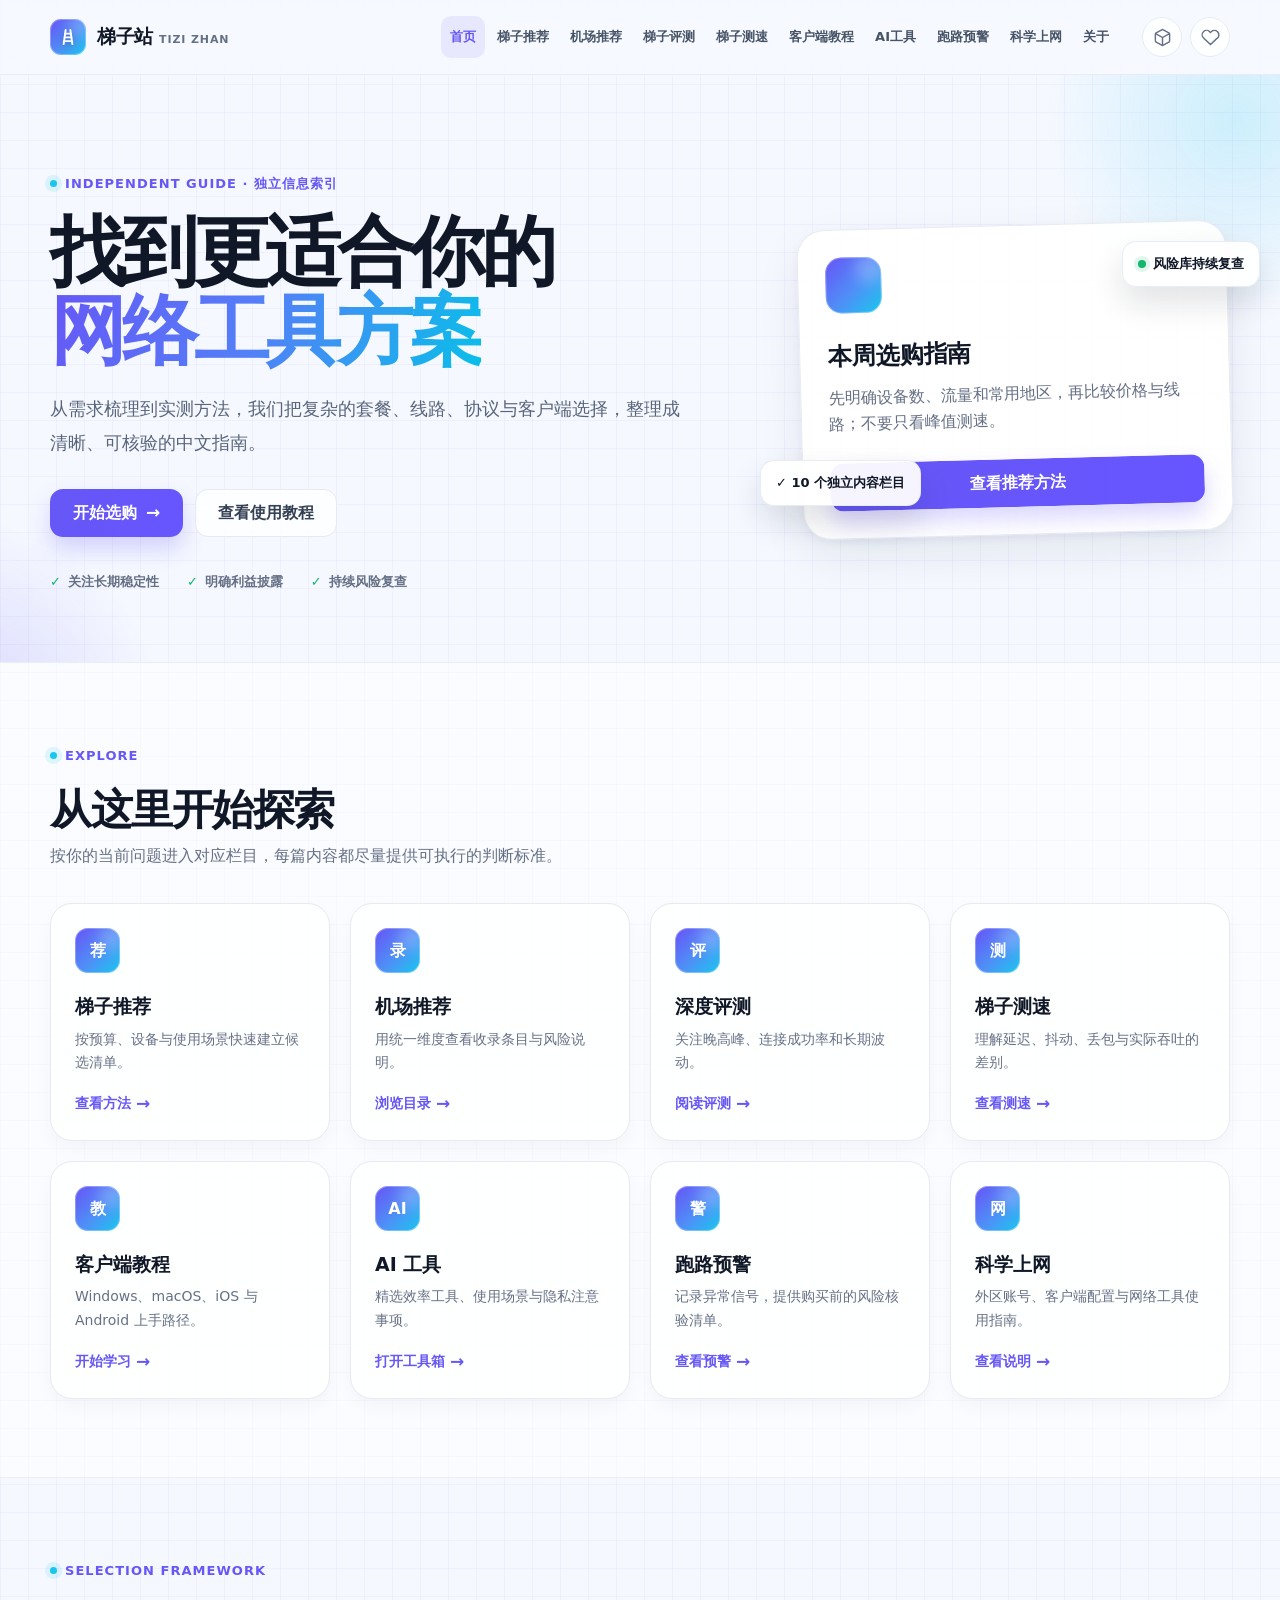
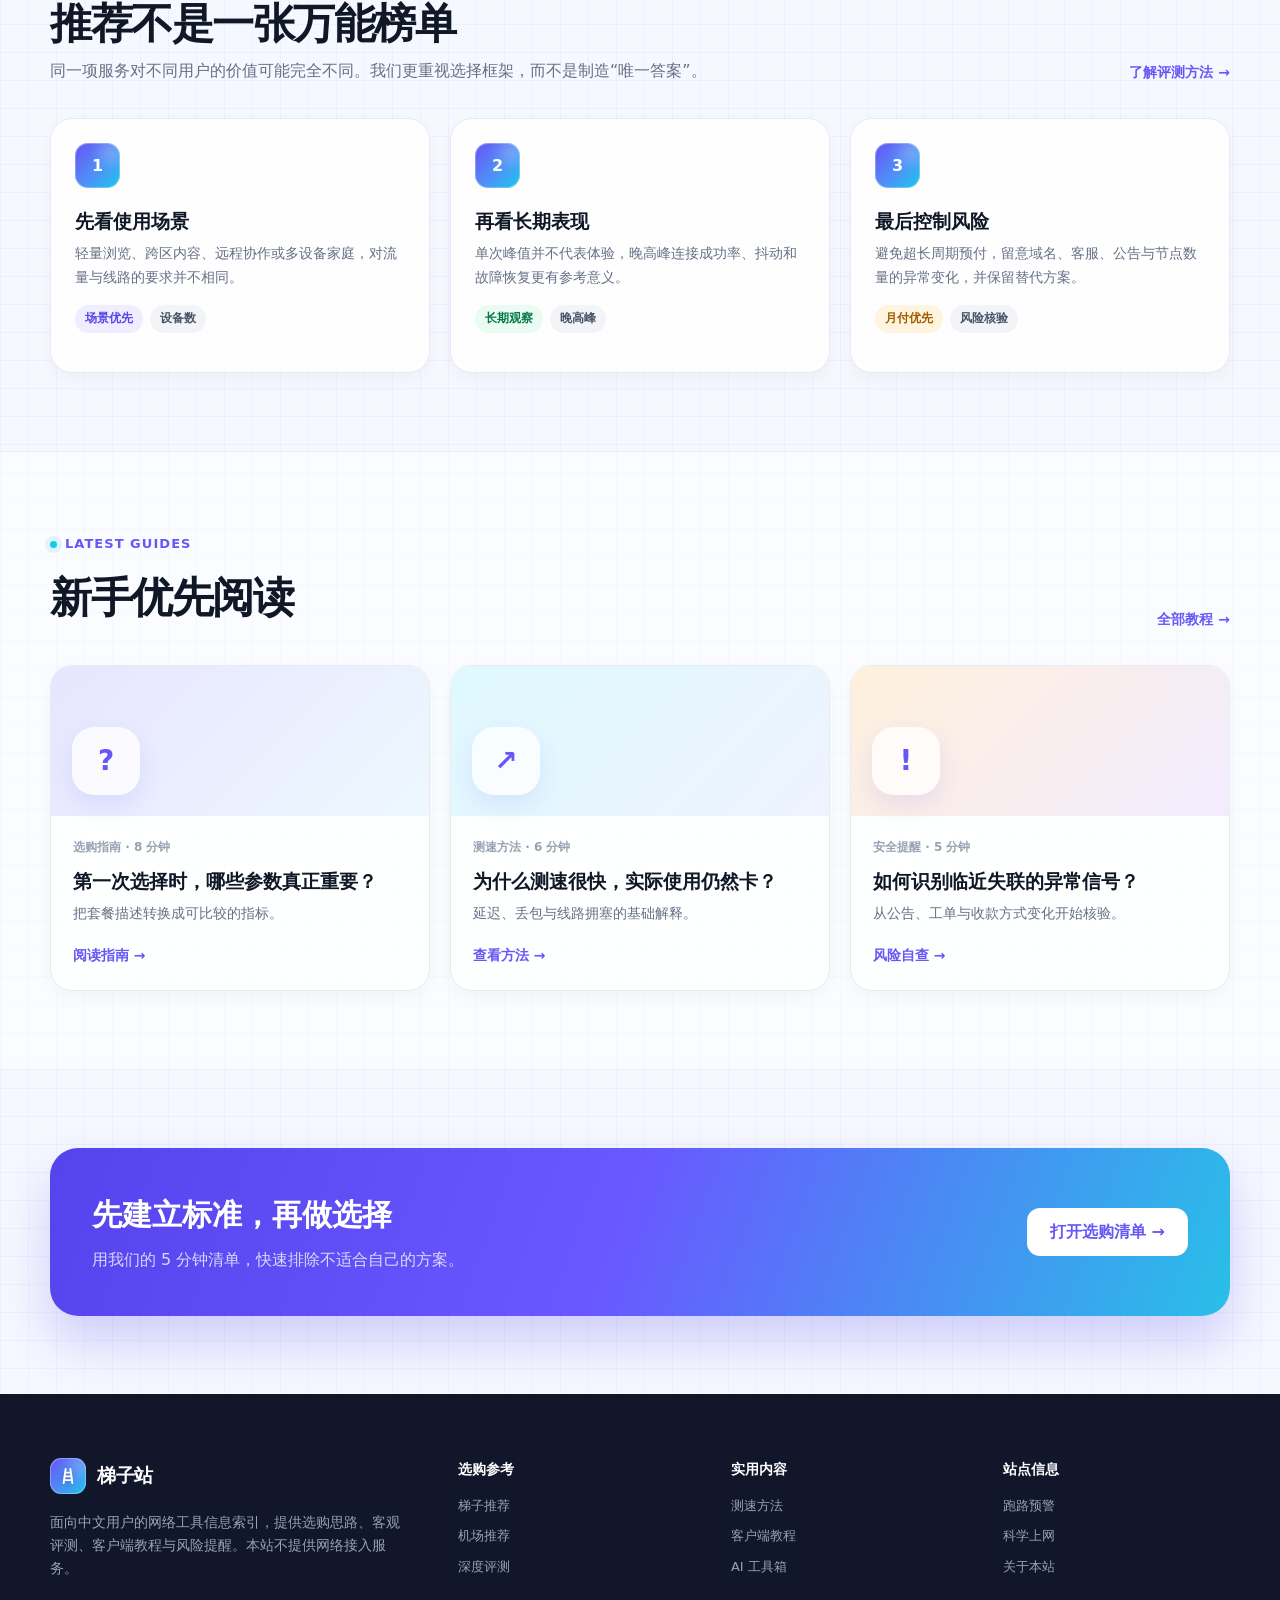
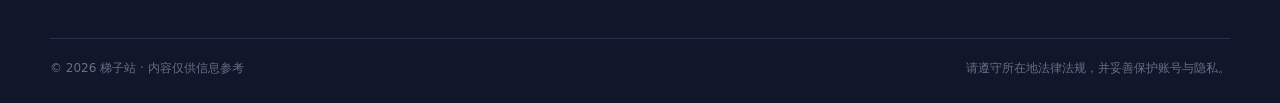
<file: index.html>
<!doctype html>
<html lang="zh-CN">
<head>
  <meta charset="utf-8">
  <meta name="viewport" content="width=device-width,initial-scale=1">
  <title>梯子站｜网络工具评测、机场推荐与客户端教程</title>
  <meta name="description" content="梯子站提供网络工具选购思路、机场推荐、深度评测、测速方法、客户端教程、AI 工具与风险预警。">
  <meta name="keywords" content="梯子站, 机场推荐, 梯子推荐, 科学上网, 翻墙机场, 客户端教程, 梯子测速, IPLC专线">
  <link rel="canonical" href="https://tizizhan.online/">
  
  <!-- GEO 本地化与区域标记 -->
  <meta name="geo.region" content="HK">
  <meta name="geo.placename" content="Hong Kong">
  <meta name="content-language" content="zh-CN">
  <meta name="format-detection" content="telephone=no">

  <!-- Open Graph 社交标记 -->
  <meta property="og:site_name" content="梯子站">
  <meta property="og:type" content="website">
  <meta property="og:title" content="梯子站｜网络工具评测、机场推荐与客户端教程">
  <meta property="og:description" content="从需求梳理到实测方法，梯子站把复杂的套餐、线路、协议与客户端选择，整理成清晰、可核验的中文指南。">
  <meta property="og:url" content="https://tizizhan.online/">
  <meta name="twitter:card" content="summary_large_image">

  <!-- JSON-LD 结构化数据 -->
  <script type="application/ld+json">
  {
    "@context": "https://schema.org",
    "@graph": [
      {
        "@type": "WebSite",
        "@id": "https://tizizhan.online/#website",
        "url": "https://tizizhan.online/",
        "name": "梯子站",
        "description": "面向中文用户的网络工具信息索引，提供客观评测、机场推荐、客户端教程与风险提醒。",
        "inLanguage": "zh-CN"
      },
      {
        "@type": "Organization",
        "@id": "https://tizizhan.online/#organization",
        "name": "梯子站",
        "url": "https://tizizhan.online/",
        "logo": "https://tizizhan.online/assets/styles.css"
      }
    ]
  }
  </script>

  <link rel="stylesheet" href="assets/styles.css">
</head>
<body data-page="home">
  <div data-site-header></div>
  <main>
    <section class="hero">
      <div class="container hero-grid">
        <div>
          <div class="eyebrow">Independent guide · 独立信息索引</div>
          <h1>找到更适合你的<br><span class="gradient-text">网络工具方案</span></h1>
          <p class="hero-copy">从需求梳理到实测方法，我们把复杂的套餐、线路、协议与客户端选择，整理成清晰、可核验的中文指南。</p>
          <div class="hero-actions"><a class="button primary" href="ladder.html">开始选购 <span class="arrow">→</span></a><a class="button secondary" href="tutorials.html">查看使用教程</a></div>
          <div class="trust-row"><span>关注长期稳定性</span><span>明确利益披露</span><span>持续风险复查</span></div>
        </div>
        <div class="hero-showcase" aria-label="功能预览">
          <div class="feature-card showcase-main">
            <div class="icon-tile"></div>
            <h3>本周选购指南</h3>
            <p>先明确设备数、流量和常用地区，再比较价格与线路；不要只看峰值测速。</p>
            <a class="button primary" href="ladder.html">查看推荐方法</a>
          </div>
          <div class="floating-badge one"><span class="status-dot"></span>风险库持续复查</div>
          <div class="floating-badge two">✓ 10 个独立内容栏目</div>
        </div>
      </div>
    </section>

    <section class="section tint">
      <div class="container">
        <div class="section-heading"><div><div class="eyebrow">Explore</div><h2>从这里开始探索</h2><p>按你的当前问题进入对应栏目，每篇内容都尽量提供可执行的判断标准。</p></div></div>
        <div class="grid grid-4">
          <a class="card" href="ladder.html"><div class="icon-tile">荐</div><h3>梯子推荐</h3><p>按预算、设备与使用场景快速建立候选清单。</p><span class="text-link">查看方法 <span class="arrow">→</span></span></a>
          <a class="card" href="airports.html"><div class="icon-tile">录</div><h3>机场推荐</h3><p>用统一维度查看收录条目与风险说明。</p><span class="text-link">浏览目录 <span class="arrow">→</span></span></a>
          <a class="card" href="reviews.html"><div class="icon-tile">评</div><h3>深度评测</h3><p>关注晚高峰、连接成功率和长期波动。</p><span class="text-link">阅读评测 <span class="arrow">→</span></span></a>
          <a class="card" href="speed-test.html"><div class="icon-tile">测</div><h3>梯子测速</h3><p>理解延迟、抖动、丢包与实际吞吐的差别。</p><span class="text-link">查看测速 <span class="arrow">→</span></span></a>
          <a class="card" href="tutorials.html"><div class="icon-tile">教</div><h3>客户端教程</h3><p>Windows、macOS、iOS 与 Android 上手路径。</p><span class="text-link">开始学习 <span class="arrow">→</span></span></a>
          <a class="card" href="ai-tools.html"><div class="icon-tile">AI</div><h3>AI 工具</h3><p>精选效率工具、使用场景与隐私注意事项。</p><span class="text-link">打开工具箱 <span class="arrow">→</span></span></a>
          <a class="card" href="alerts.html"><div class="icon-tile">警</div><h3>跑路预警</h3><p>记录异常信号，提供购买前的风险核验清单。</p><span class="text-link">查看预警 <span class="arrow">→</span></span></a>
          <a class="card" href="apple-id.html"><div class="icon-tile">网</div><h3>科学上网</h3><p>外区账号、客户端配置与网络工具使用指南。</p><span class="text-link">查看说明 <span class="arrow">→</span></span></a>
        </div>
      </div>
    </section>

    <section class="section">
      <div class="container">
        <div class="section-heading"><div><div class="eyebrow">Selection framework</div><h2>推荐不是一张万能榜单</h2><p>同一项服务对不同用户的价值可能完全不同。我们更重视选择框架，而不是制造“唯一答案”。</p></div><a class="text-link" href="about.html#method">了解评测方法 →</a></div>
        <div class="grid grid-3">
          <div class="card"><div class="icon-tile">1</div><h3>先看使用场景</h3><p>轻量浏览、跨区内容、远程协作或多设备家庭，对流量与线路的要求并不相同。</p><div class="tag-row"><span class="tag purple">场景优先</span><span class="tag">设备数</span></div></div>
          <div class="card"><div class="icon-tile">2</div><h3>再看长期表现</h3><p>单次峰值并不代表体验，晚高峰连接成功率、抖动和故障恢复更有参考意义。</p><div class="tag-row"><span class="tag green">长期观察</span><span class="tag">晚高峰</span></div></div>
          <div class="card"><div class="icon-tile">3</div><h3>最后控制风险</h3><p>避免超长周期预付，留意域名、客服、公告与节点数量的异常变化，并保留替代方案。</p><div class="tag-row"><span class="tag orange">月付优先</span><span class="tag">风险核验</span></div></div>
        </div>
      </div>
    </section>

    <section class="section tint">
      <div class="container">
        <div class="section-heading"><div><div class="eyebrow">Latest guides</div><h2>新手优先阅读</h2></div><a class="text-link" href="tutorials.html">全部教程 →</a></div>
        <div class="grid grid-3">
          <article class="card article-card"><div class="article-cover"><div class="cover-symbol">?</div></div><div class="article-body"><div class="article-meta">选购指南 · 8 分钟</div><h3>第一次选择时，哪些参数真正重要？</h3><p>把套餐描述转换成可比较的指标。</p><a class="text-link" href="ladder.html#checklist">阅读指南 →</a></div></article>
          <article class="card article-card"><div class="article-cover cyan"><div class="cover-symbol">↗</div></div><div class="article-body"><div class="article-meta">测速方法 · 6 分钟</div><h3>为什么测速很快，实际使用仍然卡？</h3><p>延迟、丢包与线路拥塞的基础解释。</p><a class="text-link" href="speed-test.html">查看方法 →</a></div></article>
          <article class="card article-card"><div class="article-cover orange"><div class="cover-symbol">!</div></div><div class="article-body"><div class="article-meta">安全提醒 · 5 分钟</div><h3>如何识别临近失联的异常信号？</h3><p>从公告、工单与收款方式变化开始核验。</p><a class="text-link" href="alerts.html">风险自查 →</a></div></article>
        </div>
      </div>
    </section>

    <section class="section"><div class="container"><div class="cta"><div><h2>先建立标准，再做选择</h2><p>用我们的 5 分钟清单，快速排除不适合自己的方案。</p></div><a class="button" href="ladder.html#checklist">打开选购清单 →</a></div></div></section>
  </main>
  <div data-site-footer></div><script src="assets/site.js"></script>
</body>
</html>
</file>
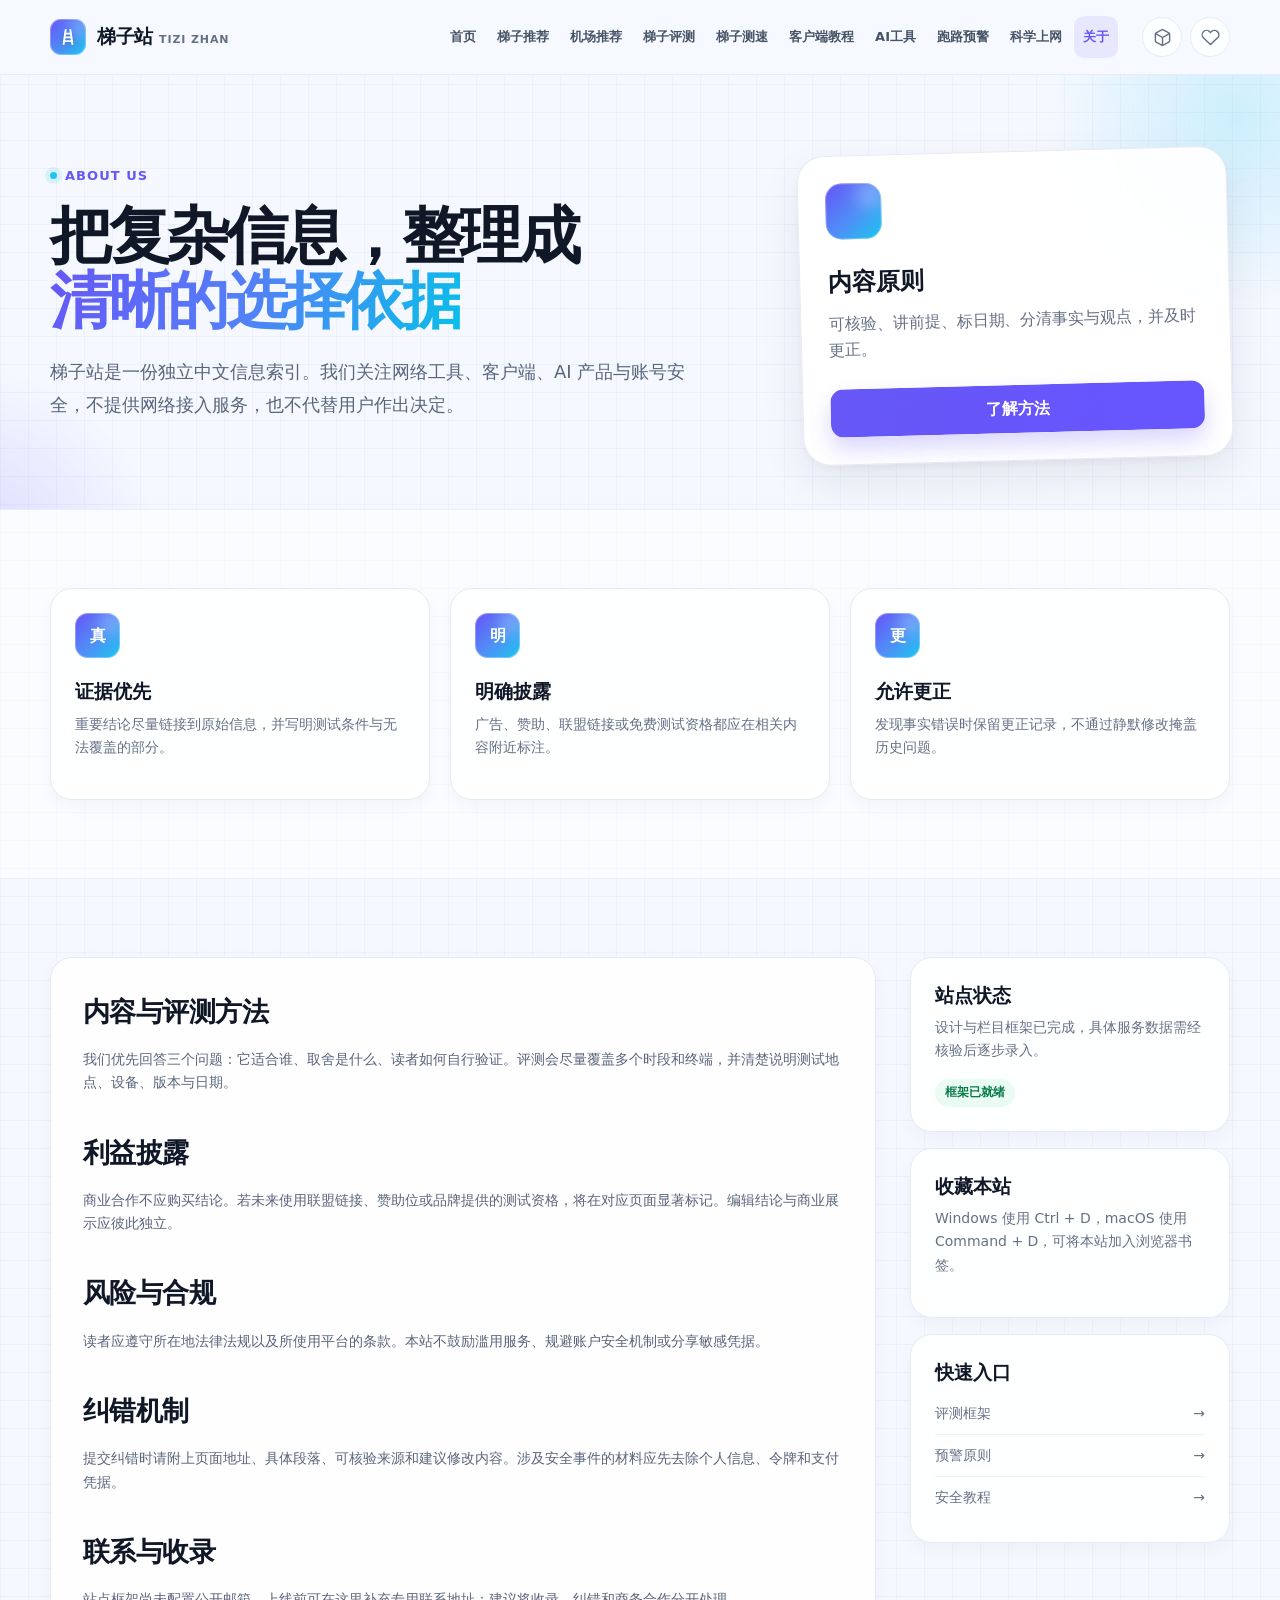
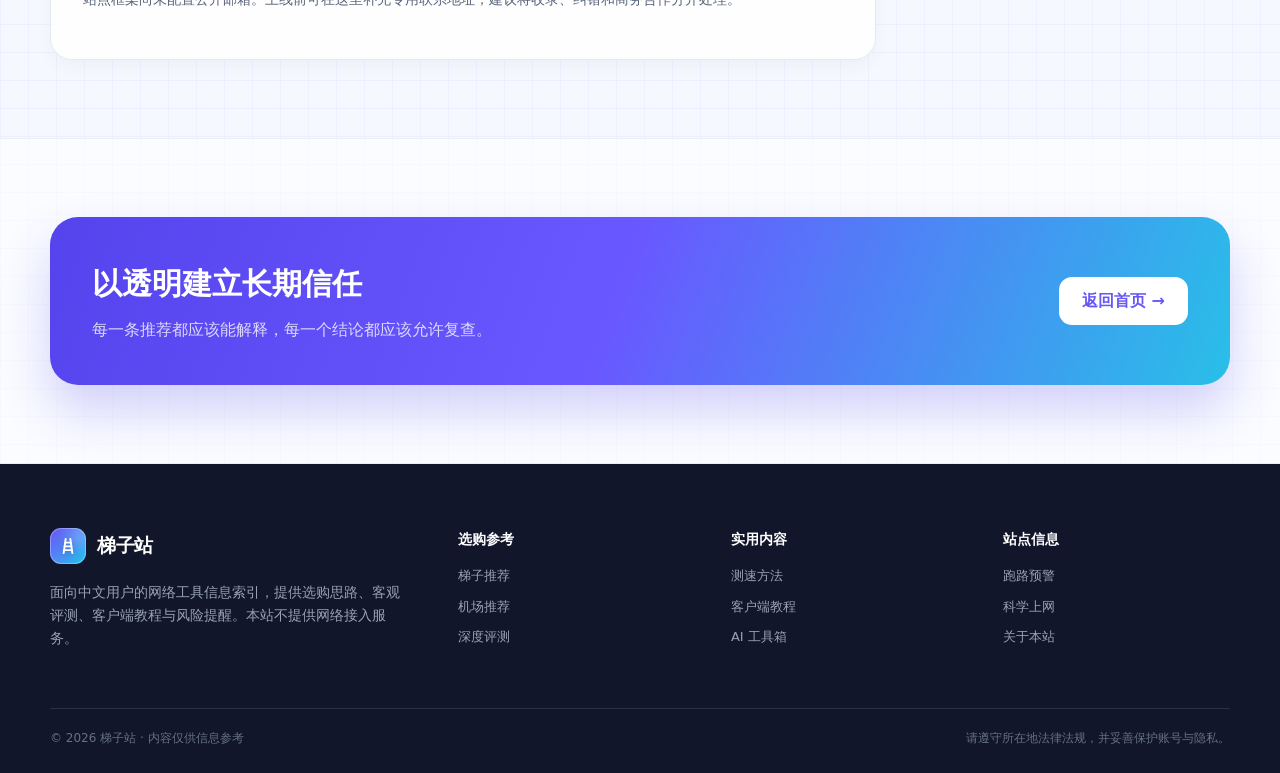
<file: about.html>
<!doctype html><html lang="zh-CN"><head><meta charset="utf-8"><meta name="viewport" content="width=device-width,initial-scale=1">
<title>关于梯子站｜评测方法、利益披露与联系方式 - 梯子站</title>
<meta name="description" content="了解梯子站的内容原则、评测方法、利益披露、纠错机制与联系要求。">
<meta name="keywords" content="关于梯子站, 梯子站评测原则, 梯子利益披露, 网络工具评测方法">
<link rel="canonical" href="https://tizizhan.online/about.html">

<meta name="geo.region" content="HK">
<meta name="geo.placename" content="Hong Kong">
<meta name="content-language" content="zh-CN">

<meta property="og:site_name" content="梯子站">
<meta property="og:type" content="website">
<meta property="og:title" content="关于梯子站｜评测方法、利益披露与联系方式">
<meta property="og:description" content="了解梯子站的内容原则、客观评测方法、利益披露与纠错机制。">
<meta property="og:url" content="https://tizizhan.online/about.html">
<meta name="twitter:card" content="summary_large_image">

<script type="application/ld+json">
{
  "@context": "https://schema.org",
  "@type": "BreadcrumbList",
  "itemListElement": [
    {
      "@type": "ListItem",
      "position": 1,
      "name": "首页",
      "item": "https://tizizhan.online/"
    },
    {
      "@type": "ListItem",
      "position": 2,
      "name": "关于本站",
      "item": "https://tizizhan.online/about.html"
    }
  ]
}
</script>

<link rel="stylesheet" href="assets/styles.css"></head>
<body data-page="about"><div data-site-header></div><main>
  <section class="hero compact"><div class="container hero-grid"><div><div class="eyebrow">About us</div><h1>把复杂信息，整理成<br><span class="gradient-text">清晰的选择依据</span></h1><p class="hero-copy">梯子站是一份独立中文信息索引。我们关注网络工具、客户端、AI 产品与账号安全，不提供网络接入服务，也不代替用户作出决定。</p></div><div class="hero-showcase"><div class="feature-card showcase-main"><div class="icon-tile"></div><h3>内容原则</h3><p>可核验、讲前提、标日期、分清事实与观点，并及时更正。</p><a class="button primary" href="#method">了解方法</a></div></div></div></section>
  <section class="section tint"><div class="container"><div class="grid grid-3"><div class="card"><div class="icon-tile">真</div><h3>证据优先</h3><p>重要结论尽量链接到原始信息，并写明测试条件与无法覆盖的部分。</p></div><div class="card"><div class="icon-tile">明</div><h3>明确披露</h3><p>广告、赞助、联盟链接或免费测试资格都应在相关内容附近标注。</p></div><div class="card"><div class="icon-tile">更</div><h3>允许更正</h3><p>发现事实错误时保留更正记录，不通过静默修改掩盖历史问题。</p></div></div></div></section>
  <section class="section" id="method"><div class="container content-shell"><article class="card prose"><h2>内容与评测方法</h2><p>我们优先回答三个问题：它适合谁、取舍是什么、读者如何自行验证。评测会尽量覆盖多个时段和终端，并清楚说明测试地点、设备、版本与日期。</p><h2 id="disclosure">利益披露</h2><p>商业合作不应购买结论。若未来使用联盟链接、赞助位或品牌提供的测试资格，将在对应页面显著标记。编辑结论与商业展示应彼此独立。</p><h2>风险与合规</h2><p>读者应遵守所在地法律法规以及所使用平台的条款。本站不鼓励滥用服务、规避账户安全机制或分享敏感凭据。</p><h2>纠错机制</h2><p>提交纠错时请附上页面地址、具体段落、可核验来源和建议修改内容。涉及安全事件的材料应先去除个人信息、令牌和支付凭据。</p><h2 id="contact">联系与收录</h2><p>站点框架尚未配置公开邮箱。上线前可在这里补充专用联系地址；建议将收录、纠错和商务合作分开处理。</p></article><aside class="sidebar"><div class="card"><h3>站点状态</h3><p>设计与栏目框架已完成，具体服务数据需经核验后逐步录入。</p><span class="tag green">框架已就绪</span></div><div class="card" id="bookmark"><h3>收藏本站</h3><p>Windows 使用 Ctrl + D，macOS 使用 Command + D，可将本站加入浏览器书签。</p></div><div class="card"><h3>快速入口</h3><div class="sidebar-nav"><a href="reviews.html">评测框架 <span>→</span></a><a href="alerts.html">预警原则 <span>→</span></a><a href="tutorials.html">安全教程 <span>→</span></a></div></div></aside></div></section>
  <section class="section tint"><div class="container"><div class="cta"><div><h2>以透明建立长期信任</h2><p>每一条推荐都应该能解释，每一个结论都应该允许复查。</p></div><a class="button" href="index.html">返回首页 →</a></div></div></section>
</main><div data-site-footer></div><script src="assets/site.js"></script></body></html>
</file>
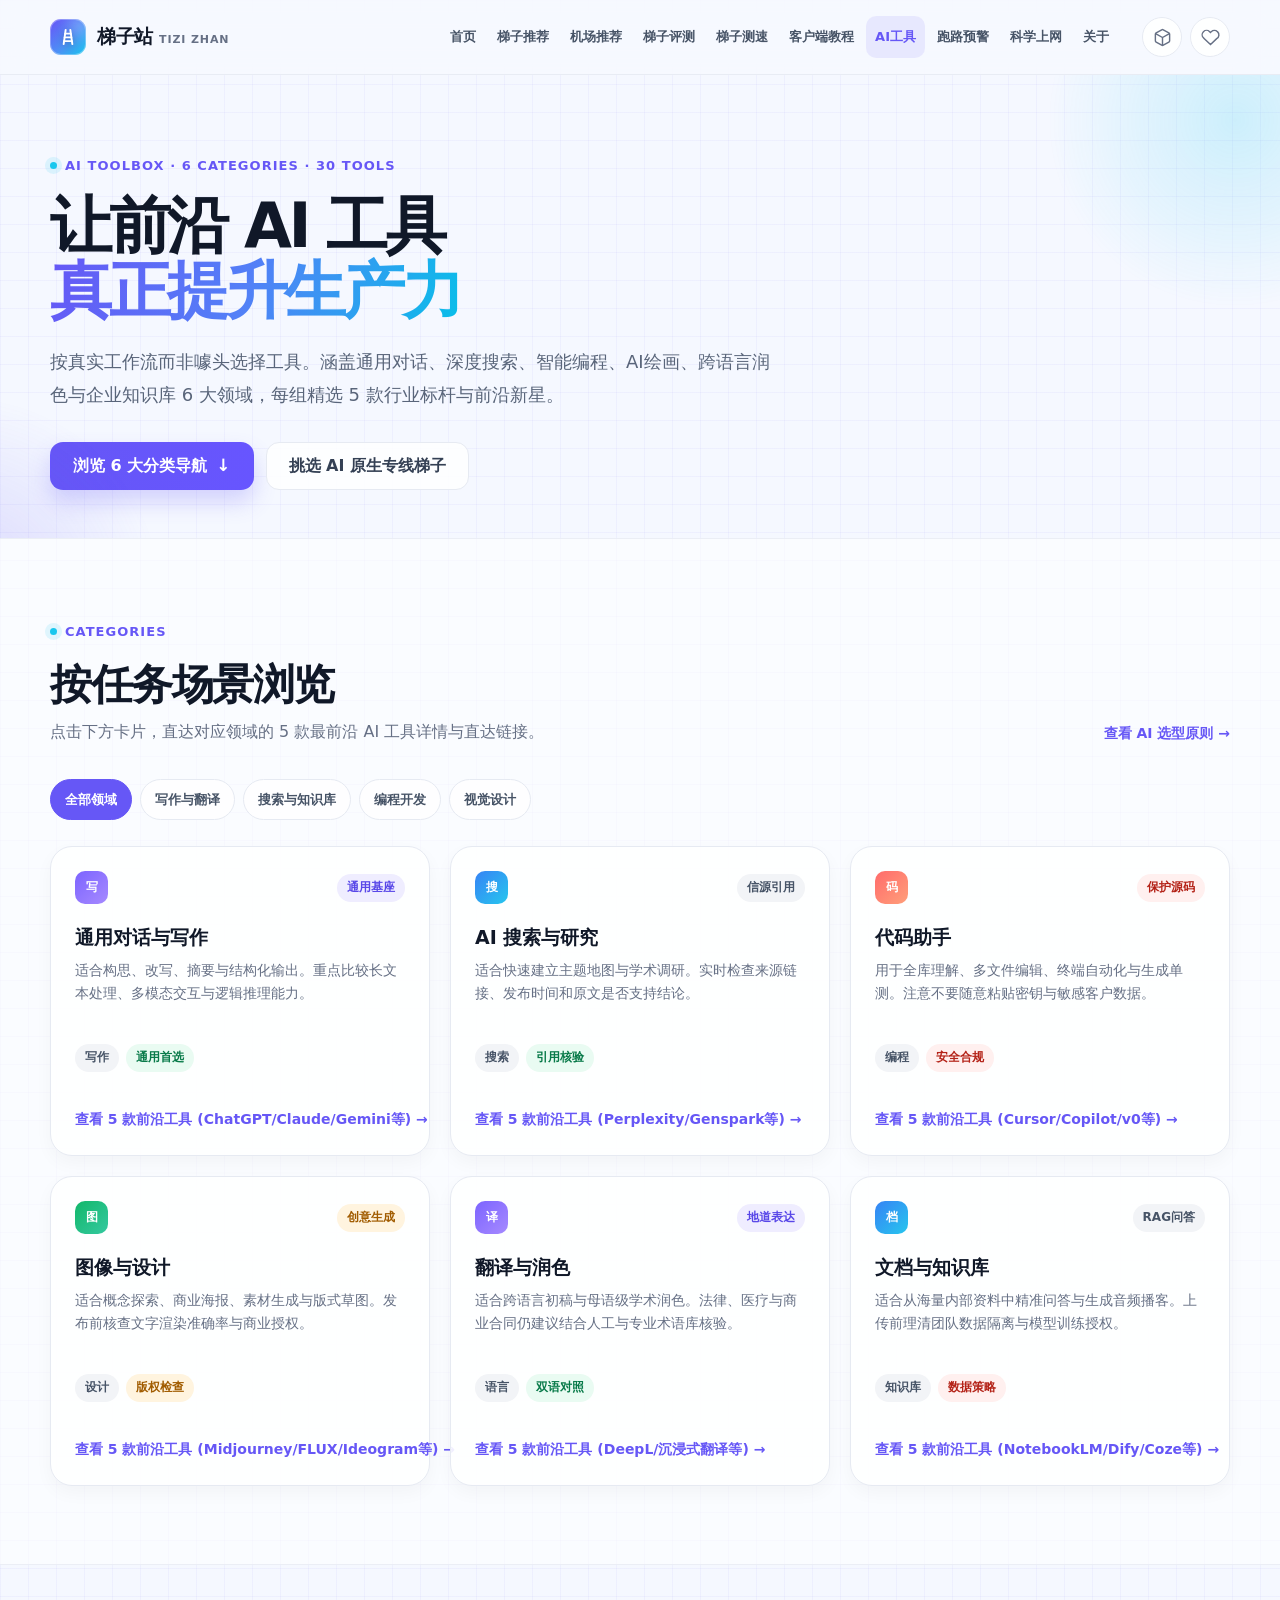
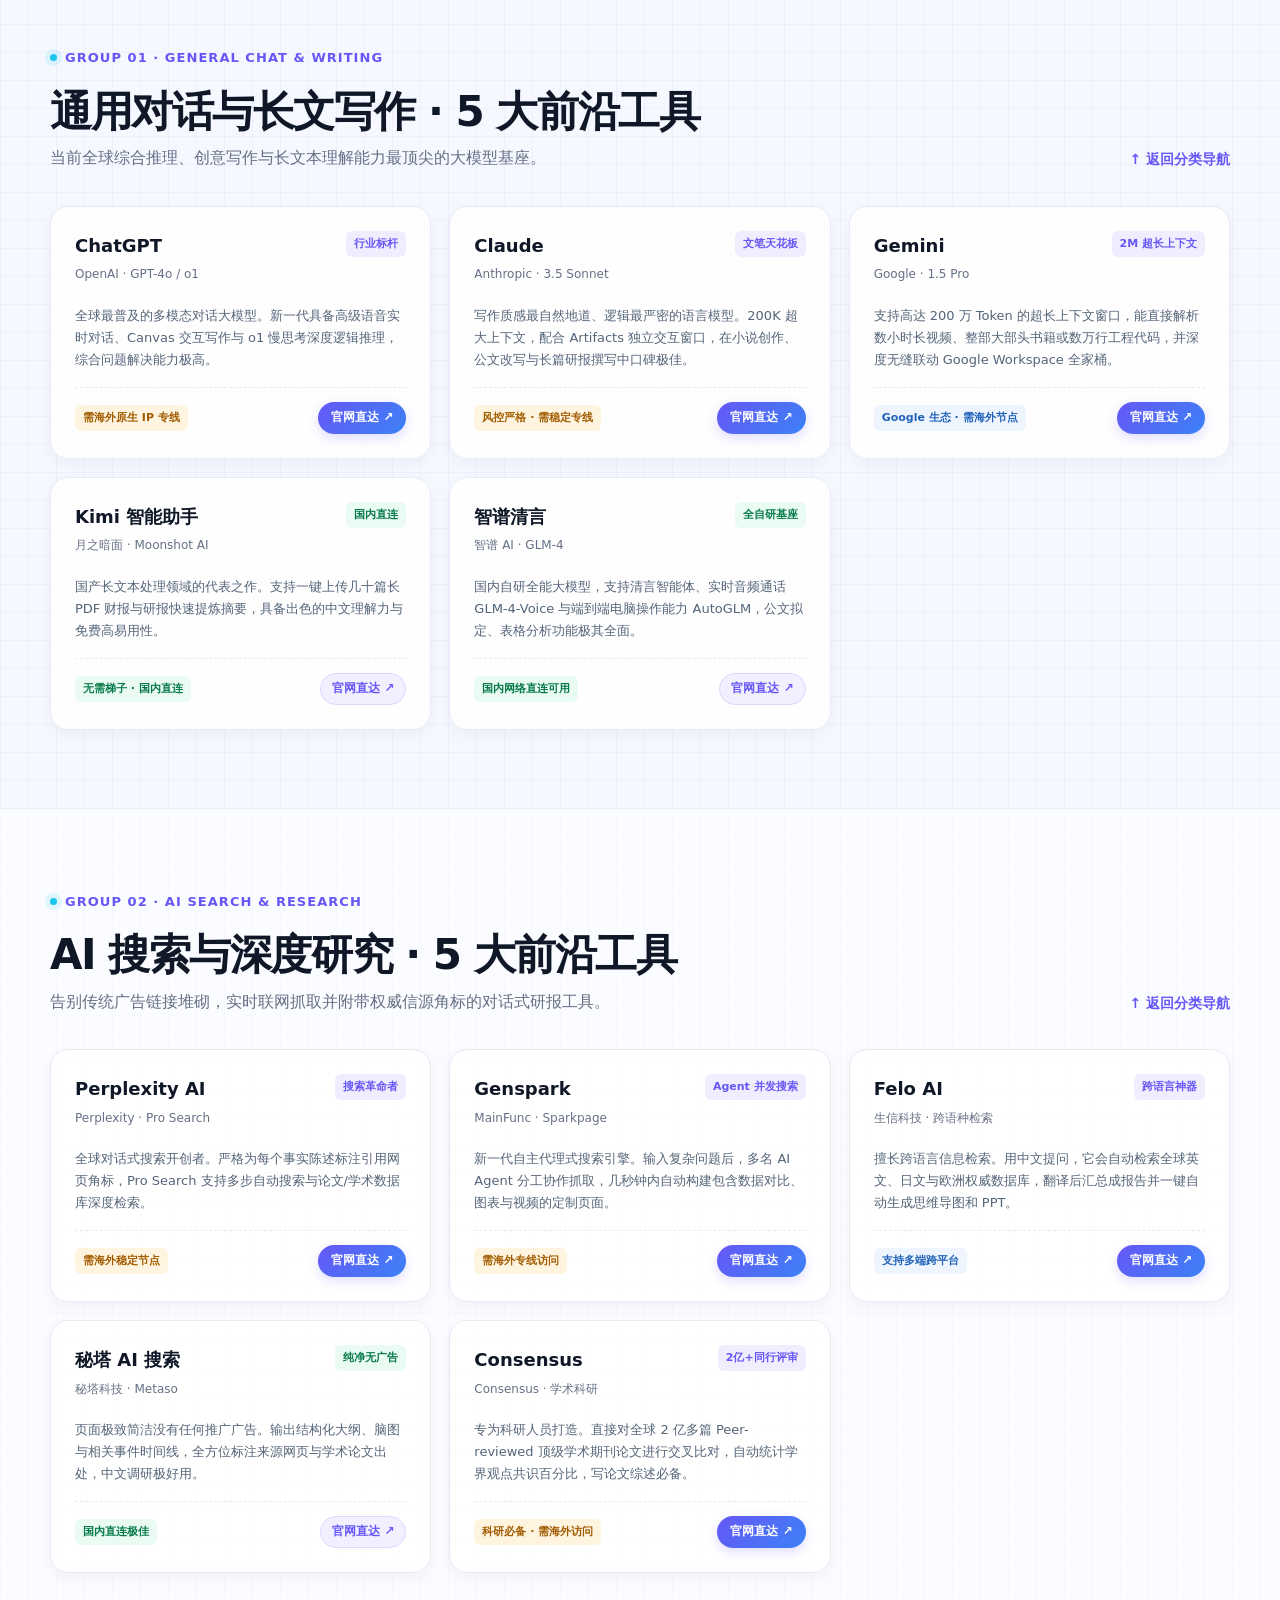
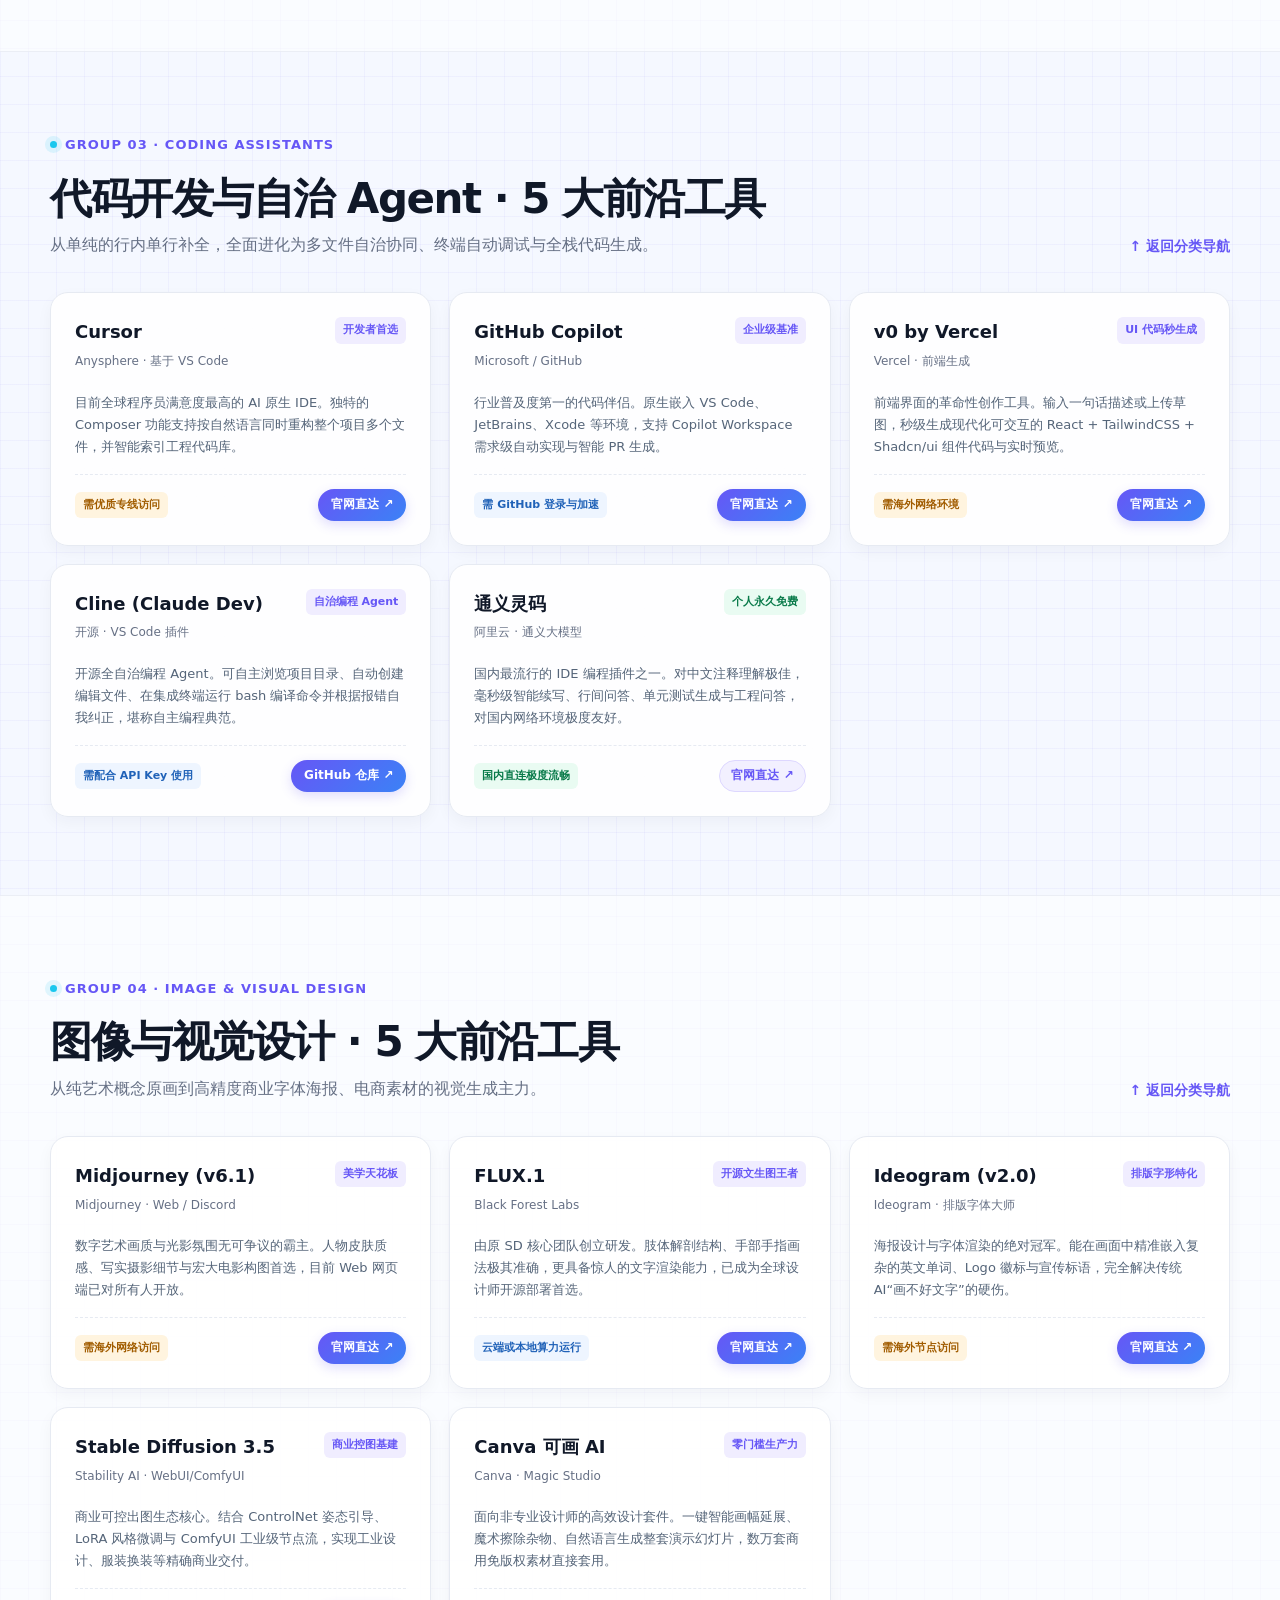
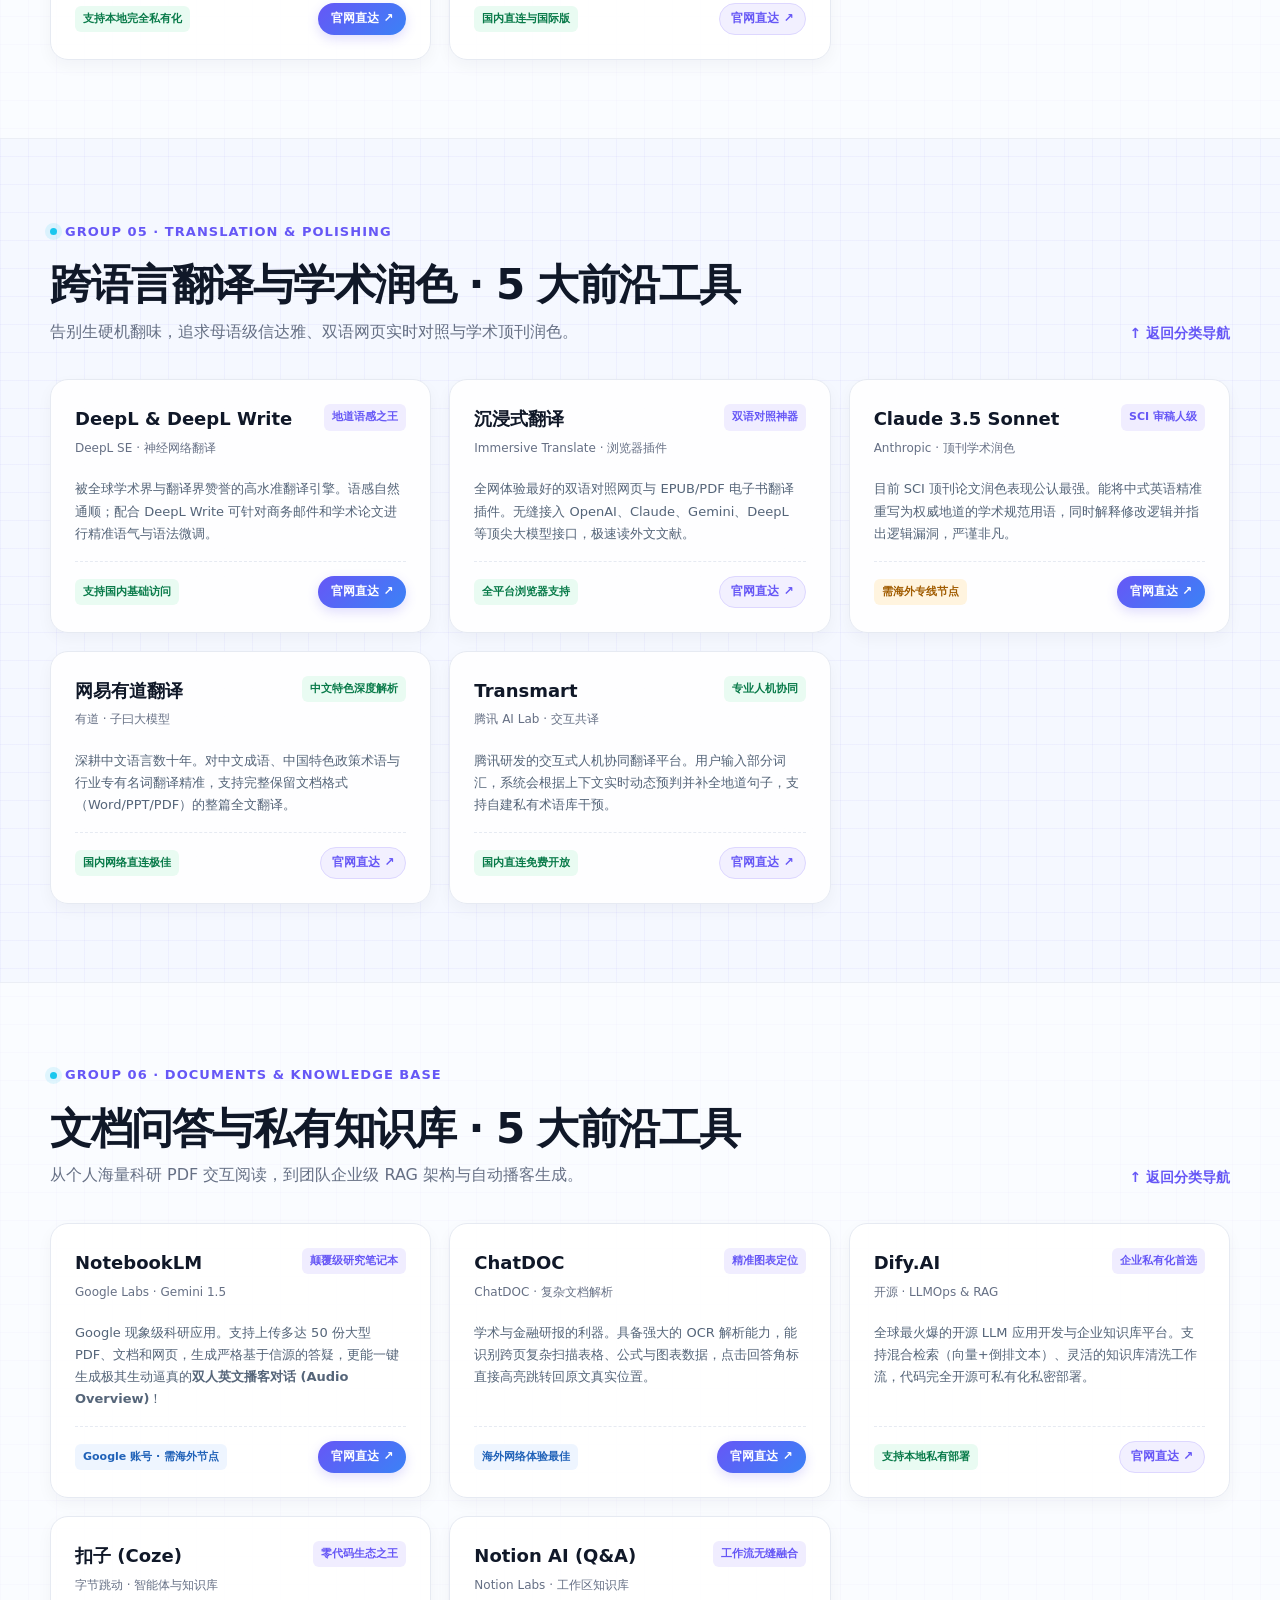
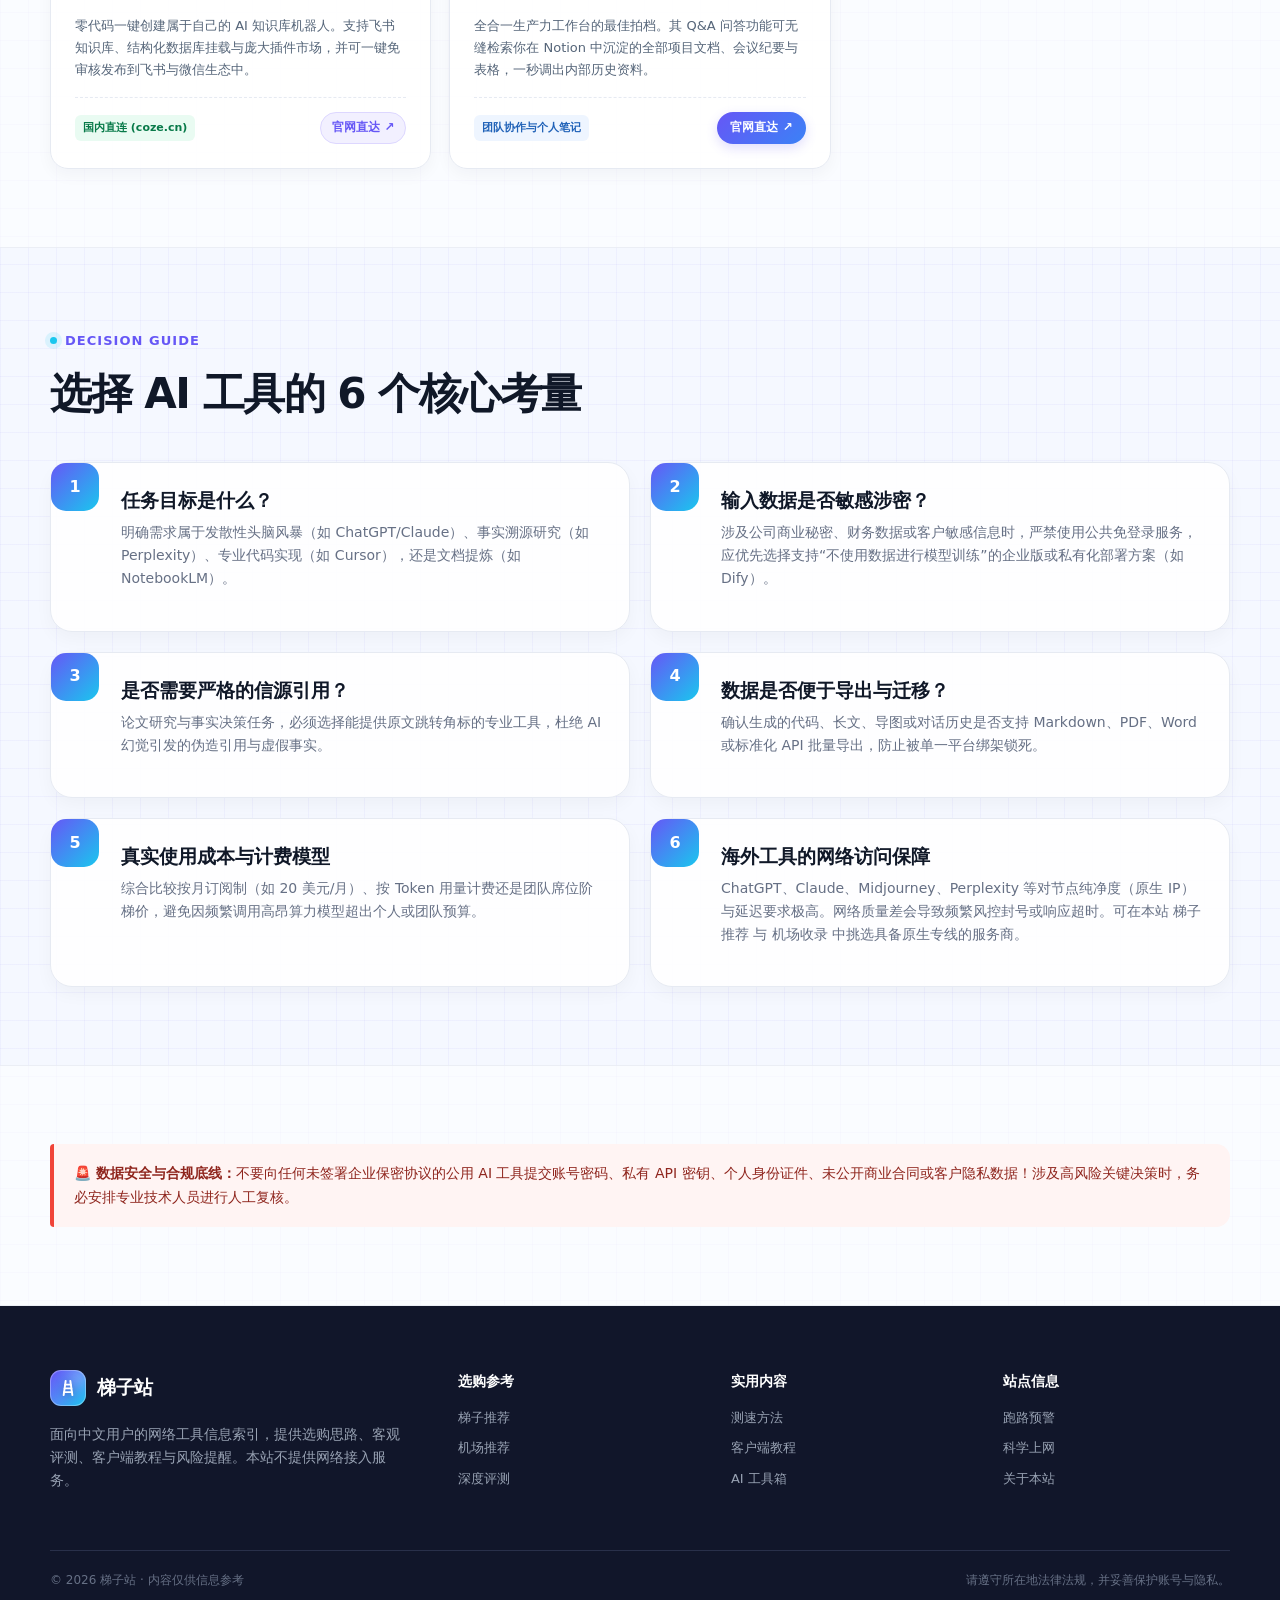
<file: ai-tools.html>
<!doctype html>
<html lang="zh-CN">
<head>
  <meta charset="utf-8">
  <meta name="viewport" content="width=device-width,initial-scale=1">
  <title>AI 工具导航｜6 大领域 30 款前沿 AI 工具精选与网络指南 - 梯子站</title>
  <meta name="description" content="按通用写作、AI搜索、代码开发、图像设计、翻译润色、文档知识库六大核心领域，精选全球 30 款最前沿 AI 工具，提供核心特性、网络环境要求与官方入口。">
  <meta name="keywords" content="AI工具导航, ChatGPT, Claude, Midjourney, AI开发工具, AI写作, 海外AI工具箱">
  <link rel="canonical" href="https://tizizhan.online/ai-tools.html">

  <meta name="geo.region" content="HK">
  <meta name="geo.placename" content="Hong Kong">
  <meta name="content-language" content="zh-CN">

  <meta property="og:site_name" content="梯子站">
  <meta property="og:type" content="article">
  <meta property="og:title" content="AI 工具导航｜6 大领域 30 款前沿 AI 工具精选与网络指南">
  <meta property="og:description" content="精选 30 款前沿 AI 生产力工具，提供官方入口与原生访问网络指南。">
  <meta property="og:url" content="https://tizizhan.online/ai-tools.html">
  <meta name="twitter:card" content="summary_large_image">

  <script type="application/ld+json">
  {
    "@context": "https://schema.org",
    "@type": "BreadcrumbList",
    "itemListElement": [
      {
        "@type": "ListItem",
        "position": 1,
        "name": "首页",
        "item": "https://tizizhan.online/"
      },
      {
        "@type": "ListItem",
        "position": 2,
        "name": "AI 工具导航",
        "item": "https://tizizhan.online/ai-tools.html"
      }
    ]
  }
  </script>

  <link rel="stylesheet" href="assets/styles.css">
</head>
<body data-page="ai">
  <div data-site-header></div>
  <main>
    <section class="hero compact">
      <div class="container">
        <div class="eyebrow">AI TOOLBOX · 6 CATEGORIES · 30 TOOLS</div>
        <h1>让前沿 AI 工具<br><span class="gradient-text">真正提升生产力</span></h1>
        <p class="hero-copy">按真实工作流而非噱头选择工具。涵盖通用对话、深度搜索、智能编程、AI绘画、跨语言润色与企业知识库 6 大领域，每组精选 5 款行业标杆与前沿新星。</p>
        <div class="hero-actions">
          <a class="button primary" href="#categories">浏览 6 大分类导航 <span class="arrow">↓</span></a>
          <a class="button secondary" href="ladder.html">挑选 AI 原生专线梯子</a>
        </div>
      </div>
    </section>

    <!-- 6 大分类导航卡片（与截图完全一致） -->
    <section class="section tint" id="categories">
      <div class="container">
        <div class="section-heading">
          <div>
            <div class="eyebrow">Categories</div>
            <h2>按任务场景浏览</h2>
            <p>点击下方卡片，直达对应领域的 5 款最前沿 AI 工具详情与直达链接。</p>
          </div>
          <a class="text-link" href="#select">查看 AI 选型原则 →</a>
        </div>

        <div class="filters" data-filter-group>
          <button class="filter-button active" data-filter="all">全部领域</button>
          <button class="filter-button" data-filter="writing">写作与翻译</button>
          <button class="filter-button" data-filter="research">搜索与知识库</button>
          <button class="filter-button" data-filter="coding">编程开发</button>
          <button class="filter-button" data-filter="design">视觉设计</button>
        </div>

        <div class="grid grid-3">
          <!-- 1 通用对话与写作 -->
          <article class="card ranking-card" data-category="writing">
            <div class="rank-head">
              <div class="mini-logo violet">写</div>
              <span class="tag purple">通用基座</span>
            </div>
            <h3>通用对话与写作</h3>
            <p>适合构思、改写、摘要与结构化输出。重点比较长文本处理、多模态交互与逻辑推理能力。</p>
            <div class="tag-row" style="margin-top:auto;margin-bottom:14px">
              <span class="tag">写作</span>
              <span class="tag green">通用首选</span>
            </div>
            <a class="text-link" href="#writing">查看 5 款前沿工具 (ChatGPT/Claude/Gemini等) →</a>
          </article>

          <!-- 2 AI 搜索与研究 -->
          <article class="card ranking-card" data-category="research">
            <div class="rank-head">
              <div class="mini-logo blue">搜</div>
              <span class="tag blue">信源引用</span>
            </div>
            <h3>AI 搜索与研究</h3>
            <p>适合快速建立主题地图与学术调研。实时检查来源链接、发布时间和原文是否支持结论。</p>
            <div class="tag-row" style="margin-top:auto;margin-bottom:14px">
              <span class="tag">搜索</span>
              <span class="tag green">引用核验</span>
            </div>
            <a class="text-link" href="#research">查看 5 款前沿工具 (Perplexity/Genspark等) →</a>
          </article>

          <!-- 3 代码助手 -->
          <article class="card ranking-card" data-category="coding">
            <div class="rank-head">
              <div class="mini-logo coral">码</div>
              <span class="tag red">保护源码</span>
            </div>
            <h3>代码助手</h3>
            <p>用于全库理解、多文件编辑、终端自动化与生成单测。注意不要随意粘贴密钥与敏感客户数据。</p>
            <div class="tag-row" style="margin-top:auto;margin-bottom:14px">
              <span class="tag">编程</span>
              <span class="tag red">安全合规</span>
            </div>
            <a class="text-link" href="#coding">查看 5 款前沿工具 (Cursor/Copilot/v0等) →</a>
          </article>

          <!-- 4 图像与设计 -->
          <article class="card ranking-card" data-category="design">
            <div class="rank-head">
              <div class="mini-logo green">图</div>
              <span class="tag orange">创意生成</span>
            </div>
            <h3>图像与设计</h3>
            <p>适合概念探索、商业海报、素材生成与版式草图。发布前核查文字渲染准确率与商业授权。</p>
            <div class="tag-row" style="margin-top:auto;margin-bottom:14px">
              <span class="tag">设计</span>
              <span class="tag orange">版权检查</span>
            </div>
            <a class="text-link" href="#design">查看 5 款前沿工具 (Midjourney/FLUX/Ideogram等) →</a>
          </article>

          <!-- 5 翻译与润色 -->
          <article class="card ranking-card" data-category="writing">
            <div class="rank-head">
              <div class="mini-logo violet">译</div>
              <span class="tag purple">地道表达</span>
            </div>
            <h3>翻译与润色</h3>
            <p>适合跨语言初稿与母语级学术润色。法律、医疗与商业合同仍建议结合人工与专业术语库核验。</p>
            <div class="tag-row" style="margin-top:auto;margin-bottom:14px">
              <span class="tag">语言</span>
              <span class="tag green">双语对照</span>
            </div>
            <a class="text-link" href="#translate">查看 5 款前沿工具 (DeepL/沉浸式翻译等) →</a>
          </article>

          <!-- 6 文档与知识库 -->
          <article class="card ranking-card" data-category="research">
            <div class="rank-head">
              <div class="mini-logo blue">档</div>
              <span class="tag blue">RAG问答</span>
            </div>
            <h3>文档与知识库</h3>
            <p>适合从海量内部资料中精准问答与生成音频播客。上传前理清团队数据隔离与模型训练授权。</p>
            <div class="tag-row" style="margin-top:auto;margin-bottom:14px">
              <span class="tag">知识库</span>
              <span class="tag red">数据策略</span>
            </div>
            <a class="text-link" href="#knowledge">查看 5 款前沿工具 (NotebookLM/Dify/Coze等) →</a>
          </article>
        </div>
      </div>
    </section>

    <!-- ================= 组 1：通用对话与写作 ================= -->
    <section class="section" id="writing">
      <div class="container">
        <div class="section-heading">
          <div>
            <div class="eyebrow">GROUP 01 · GENERAL CHAT &amp; WRITING</div>
            <h2>通用对话与长文写作 · 5 大前沿工具</h2>
            <p>当前全球综合推理、创意写作与长文本理解能力最顶尖的大模型基座。</p>
          </div>
          <a class="text-link" href="#categories">↑ 返回分类导航</a>
        </div>

        <div class="ai-tool-grid">
          <!-- 1.1 ChatGPT -->
          <div class="ai-tool-card">
            <div style="display:flex;justify-content:space-between;align-items:start;margin-bottom:10px">
              <div>
                <h3 style="margin:0;font-size:18px">ChatGPT</h3>
                <span style="font-size:12px;color:var(--muted)">OpenAI · GPT-4o / o1</span>
              </div>
              <span class="ai-badge">行业标杆</span>
            </div>
            <p style="font-size:13px;color:#556579;line-height:1.7;margin:8px 0 16px">全球最普及的多模态对话大模型。新一代具备高级语音实时对话、Canvas 交互写作与 o1 慢思考深度逻辑推理，综合问题解决能力极高。</p>
            <div style="margin-top:auto;padding-top:14px;border-top:1px dashed var(--line);display:flex;justify-content:space-between;align-items:center">
              <span class="ai-badge orange">需海外原生 IP 专线</span>
              <a class="btn-affiliate" href="https://chatgpt.com" target="_blank" rel="noopener">官网直达 ↗</a>
            </div>
          </div>

          <!-- 1.2 Claude -->
          <div class="ai-tool-card">
            <div style="display:flex;justify-content:space-between;align-items:start;margin-bottom:10px">
              <div>
                <h3 style="margin:0;font-size:18px">Claude</h3>
                <span style="font-size:12px;color:var(--muted)">Anthropic · 3.5 Sonnet</span>
              </div>
              <span class="ai-badge">文笔天花板</span>
            </div>
            <p style="font-size:13px;color:#556579;line-height:1.7;margin:8px 0 16px">写作质感最自然地道、逻辑最严密的语言模型。200K 超大上下文，配合 Artifacts 独立交互窗口，在小说创作、公文改写与长篇研报撰写中口碑极佳。</p>
            <div style="margin-top:auto;padding-top:14px;border-top:1px dashed var(--line);display:flex;justify-content:space-between;align-items:center">
              <span class="ai-badge orange">风控严格 · 需稳定专线</span>
              <a class="btn-affiliate" href="https://claude.ai" target="_blank" rel="noopener">官网直达 ↗</a>
            </div>
          </div>

          <!-- 1.3 Gemini -->
          <div class="ai-tool-card">
            <div style="display:flex;justify-content:space-between;align-items:start;margin-bottom:10px">
              <div>
                <h3 style="margin:0;font-size:18px">Gemini</h3>
                <span style="font-size:12px;color:var(--muted)">Google · 1.5 Pro</span>
              </div>
              <span class="ai-badge">2M 超长上下文</span>
            </div>
            <p style="font-size:13px;color:#556579;line-height:1.7;margin:8px 0 16px">支持高达 200 万 Token 的超长上下文窗口，能直接解析数小时长视频、整部大部头书籍或数万行工程代码，并深度无缝联动 Google Workspace 全家桶。</p>
            <div style="margin-top:auto;padding-top:14px;border-top:1px dashed var(--line);display:flex;justify-content:space-between;align-items:center">
              <span class="ai-badge blue">Google 生态 · 需海外节点</span>
              <a class="btn-affiliate" href="https://gemini.google.com" target="_blank" rel="noopener">官网直达 ↗</a>
            </div>
          </div>

          <!-- 1.4 Kimi -->
          <div class="ai-tool-card">
            <div style="display:flex;justify-content:space-between;align-items:start;margin-bottom:10px">
              <div>
                <h3 style="margin:0;font-size:18px">Kimi 智能助手</h3>
                <span style="font-size:12px;color:var(--muted)">月之暗面 · Moonshot AI</span>
              </div>
              <span class="ai-badge green">国内直连</span>
            </div>
            <p style="font-size:13px;color:#556579;line-height:1.7;margin:8px 0 16px">国产长文本处理领域的代表之作。支持一键上传几十篇长 PDF 财报与研报快速提炼摘要，具备出色的中文理解力与免费高易用性。</p>
            <div style="margin-top:auto;padding-top:14px;border-top:1px dashed var(--line);display:flex;justify-content:space-between;align-items:center">
              <span class="ai-badge green">无需梯子 · 国内直连</span>
              <a class="btn-affiliate-ghost" href="https://kimi.moonshot.cn" target="_blank" rel="noopener">官网直达 ↗</a>
            </div>
          </div>

          <!-- 1.5 智谱清言 -->
          <div class="ai-tool-card">
            <div style="display:flex;justify-content:space-between;align-items:start;margin-bottom:10px">
              <div>
                <h3 style="margin:0;font-size:18px">智谱清言</h3>
                <span style="font-size:12px;color:var(--muted)">智谱 AI · GLM-4</span>
              </div>
              <span class="ai-badge green">全自研基座</span>
            </div>
            <p style="font-size:13px;color:#556579;line-height:1.7;margin:8px 0 16px">国内自研全能大模型，支持清言智能体、实时音频通话 GLM-4-Voice 与端到端电脑操作能力 AutoGLM，公文拟定、表格分析功能极其全面。</p>
            <div style="margin-top:auto;padding-top:14px;border-top:1px dashed var(--line);display:flex;justify-content:space-between;align-items:center">
              <span class="ai-badge green">国内网络直连可用</span>
              <a class="btn-affiliate-ghost" href="https://chatglm.cn" target="_blank" rel="noopener">官网直达 ↗</a>
            </div>
          </div>
        </div>
      </div>
    </section>

    <!-- ================= 组 2：AI 搜索与研究 ================= -->
    <section class="section tint" id="research">
      <div class="container">
        <div class="section-heading">
          <div>
            <div class="eyebrow">GROUP 02 · AI SEARCH &amp; RESEARCH</div>
            <h2>AI 搜索与深度研究 · 5 大前沿工具</h2>
            <p>告别传统广告链接堆砌，实时联网抓取并附带权威信源角标的对话式研报工具。</p>
          </div>
          <a class="text-link" href="#categories">↑ 返回分类导航</a>
        </div>

        <div class="ai-tool-grid">
          <!-- 2.1 Perplexity AI -->
          <div class="ai-tool-card">
            <div style="display:flex;justify-content:space-between;align-items:start;margin-bottom:10px">
              <div>
                <h3 style="margin:0;font-size:18px">Perplexity AI</h3>
                <span style="font-size:12px;color:var(--muted)">Perplexity · Pro Search</span>
              </div>
              <span class="ai-badge">搜索革命者</span>
            </div>
            <p style="font-size:13px;color:#556579;line-height:1.7;margin:8px 0 16px">全球对话式搜索开创者。严格为每个事实陈述标注引用网页角标，Pro Search 支持多步自动搜索与论文/学术数据库深度检索。</p>
            <div style="margin-top:auto;padding-top:14px;border-top:1px dashed var(--line);display:flex;justify-content:space-between;align-items:center">
              <span class="ai-badge orange">需海外稳定节点</span>
              <a class="btn-affiliate" href="https://www.perplexity.ai" target="_blank" rel="noopener">官网直达 ↗</a>
            </div>
          </div>

          <!-- 2.2 Genspark -->
          <div class="ai-tool-card">
            <div style="display:flex;justify-content:space-between;align-items:start;margin-bottom:10px">
              <div>
                <h3 style="margin:0;font-size:18px">Genspark</h3>
                <span style="font-size:12px;color:var(--muted)">MainFunc · Sparkpage</span>
              </div>
              <span class="ai-badge">Agent 并发搜索</span>
            </div>
            <p style="font-size:13px;color:#556579;line-height:1.7;margin:8px 0 16px">新一代自主代理式搜索引擎。输入复杂问题后，多名 AI Agent 分工协作抓取，几秒钟内自动构建包含数据对比、图表与视频的定制页面。</p>
            <div style="margin-top:auto;padding-top:14px;border-top:1px dashed var(--line);display:flex;justify-content:space-between;align-items:center">
              <span class="ai-badge orange">需海外专线访问</span>
              <a class="btn-affiliate" href="https://www.genspark.ai" target="_blank" rel="noopener">官网直达 ↗</a>
            </div>
          </div>

          <!-- 2.3 Felo AI -->
          <div class="ai-tool-card">
            <div style="display:flex;justify-content:space-between;align-items:start;margin-bottom:10px">
              <div>
                <h3 style="margin:0;font-size:18px">Felo AI</h3>
                <span style="font-size:12px;color:var(--muted)">生信科技 · 跨语种检索</span>
              </div>
              <span class="ai-badge">跨语言神器</span>
            </div>
            <p style="font-size:13px;color:#556579;line-height:1.7;margin:8px 0 16px">擅长跨语言信息检索。用中文提问，它会自动检索全球英文、日文与欧洲权威数据库，翻译后汇总成报告并一键自动生成思维导图和 PPT。</p>
            <div style="margin-top:auto;padding-top:14px;border-top:1px dashed var(--line);display:flex;justify-content:space-between;align-items:center">
              <span class="ai-badge blue">支持多端跨平台</span>
              <a class="btn-affiliate" href="https://felo.ai" target="_blank" rel="noopener">官网直达 ↗</a>
            </div>
          </div>

          <!-- 2.4 秘塔 AI 搜索 -->
          <div class="ai-tool-card">
            <div style="display:flex;justify-content:space-between;align-items:start;margin-bottom:10px">
              <div>
                <h3 style="margin:0;font-size:18px">秘塔 AI 搜索</h3>
                <span style="font-size:12px;color:var(--muted)">秘塔科技 · Metaso</span>
              </div>
              <span class="ai-badge green">纯净无广告</span>
            </div>
            <p style="font-size:13px;color:#556579;line-height:1.7;margin:8px 0 16px">页面极致简洁没有任何推广广告。输出结构化大纲、脑图与相关事件时间线，全方位标注来源网页与学术论文出处，中文调研极好用。</p>
            <div style="margin-top:auto;padding-top:14px;border-top:1px dashed var(--line);display:flex;justify-content:space-between;align-items:center">
              <span class="ai-badge green">国内直连极佳</span>
              <a class="btn-affiliate-ghost" href="https://metaso.cn" target="_blank" rel="noopener">官网直达 ↗</a>
            </div>
          </div>

          <!-- 2.5 Consensus -->
          <div class="ai-tool-card">
            <div style="display:flex;justify-content:space-between;align-items:start;margin-bottom:10px">
              <div>
                <h3 style="margin:0;font-size:18px">Consensus</h3>
                <span style="font-size:12px;color:var(--muted)">Consensus · 学术科研</span>
              </div>
              <span class="ai-badge">2亿+同行评审</span>
            </div>
            <p style="font-size:13px;color:#556579;line-height:1.7;margin:8px 0 16px">专为科研人员打造。直接对全球 2 亿多篇 Peer-reviewed 顶级学术期刊论文进行交叉比对，自动统计学界观点共识百分比，写论文综述必备。</p>
            <div style="margin-top:auto;padding-top:14px;border-top:1px dashed var(--line);display:flex;justify-content:space-between;align-items:center">
              <span class="ai-badge orange">科研必备 · 需海外访问</span>
              <a class="btn-affiliate" href="https://consensus.app" target="_blank" rel="noopener">官网直达 ↗</a>
            </div>
          </div>
        </div>
      </div>
    </section>

    <!-- ================= 组 3：代码助手与编程 ================= -->
    <section class="section" id="coding">
      <div class="container">
        <div class="section-heading">
          <div>
            <div class="eyebrow">GROUP 03 · CODING ASSISTANTS</div>
            <h2>代码开发与自治 Agent · 5 大前沿工具</h2>
            <p>从单纯的行内单行补全，全面进化为多文件自治协同、终端自动调试与全栈代码生成。</p>
          </div>
          <a class="text-link" href="#categories">↑ 返回分类导航</a>
        </div>

        <div class="ai-tool-grid">
          <!-- 3.1 Cursor -->
          <div class="ai-tool-card">
            <div style="display:flex;justify-content:space-between;align-items:start;margin-bottom:10px">
              <div>
                <h3 style="margin:0;font-size:18px">Cursor</h3>
                <span style="font-size:12px;color:var(--muted)">Anysphere · 基于 VS Code</span>
              </div>
              <span class="ai-badge">开发者首选</span>
            </div>
            <p style="font-size:13px;color:#556579;line-height:1.7;margin:8px 0 16px">目前全球程序员满意度最高的 AI 原生 IDE。独特的 Composer 功能支持按自然语言同时重构整个项目多个文件，并智能索引工程代码库。</p>
            <div style="margin-top:auto;padding-top:14px;border-top:1px dashed var(--line);display:flex;justify-content:space-between;align-items:center">
              <span class="ai-badge orange">需优质专线访问</span>
              <a class="btn-affiliate" href="https://www.cursor.com" target="_blank" rel="noopener">官网直达 ↗</a>
            </div>
          </div>

          <!-- 3.2 GitHub Copilot -->
          <div class="ai-tool-card">
            <div style="display:flex;justify-content:space-between;align-items:start;margin-bottom:10px">
              <div>
                <h3 style="margin:0;font-size:18px">GitHub Copilot</h3>
                <span style="font-size:12px;color:var(--muted)">Microsoft / GitHub</span>
              </div>
              <span class="ai-badge">企业级基准</span>
            </div>
            <p style="font-size:13px;color:#556579;line-height:1.7;margin:8px 0 16px">行业普及度第一的代码伴侣。原生嵌入 VS Code、JetBrains、Xcode 等环境，支持 Copilot Workspace 需求级自动实现与智能 PR 生成。</p>
            <div style="margin-top:auto;padding-top:14px;border-top:1px dashed var(--line);display:flex;justify-content:space-between;align-items:center">
              <span class="ai-badge blue">需 GitHub 登录与加速</span>
              <a class="btn-affiliate" href="https://github.com/features/copilot" target="_blank" rel="noopener">官网直达 ↗</a>
            </div>
          </div>

          <!-- 3.3 v0 by Vercel -->
          <div class="ai-tool-card">
            <div style="display:flex;justify-content:space-between;align-items:start;margin-bottom:10px">
              <div>
                <h3 style="margin:0;font-size:18px">v0 by Vercel</h3>
                <span style="font-size:12px;color:var(--muted)">Vercel · 前端生成</span>
              </div>
              <span class="ai-badge">UI 代码秒生成</span>
            </div>
            <p style="font-size:13px;color:#556579;line-height:1.7;margin:8px 0 16px">前端界面的革命性创作工具。输入一句话描述或上传草图，秒级生成现代化可交互的 React + TailwindCSS + Shadcn/ui 组件代码与实时预览。</p>
            <div style="margin-top:auto;padding-top:14px;border-top:1px dashed var(--line);display:flex;justify-content:space-between;align-items:center">
              <span class="ai-badge orange">需海外网络环境</span>
              <a class="btn-affiliate" href="https://v0.dev" target="_blank" rel="noopener">官网直达 ↗</a>
            </div>
          </div>

          <!-- 3.4 Cline / Claude Dev -->
          <div class="ai-tool-card">
            <div style="display:flex;justify-content:space-between;align-items:start;margin-bottom:10px">
              <div>
                <h3 style="margin:0;font-size:18px">Cline (Claude Dev)</h3>
                <span style="font-size:12px;color:var(--muted)">开源 · VS Code 插件</span>
              </div>
              <span class="ai-badge">自治编程 Agent</span>
            </div>
            <p style="font-size:13px;color:#556579;line-height:1.7;margin:8px 0 16px">开源全自治编程 Agent。可自主浏览项目目录、自动创建编辑文件、在集成终端运行 bash 编译命令并根据报错自我纠正，堪称自主编程典范。</p>
            <div style="margin-top:auto;padding-top:14px;border-top:1px dashed var(--line);display:flex;justify-content:space-between;align-items:center">
              <span class="ai-badge blue">需配合 API Key 使用</span>
              <a class="btn-affiliate" href="https://github.com/cline/cline" target="_blank" rel="noopener">GitHub 仓库 ↗</a>
            </div>
          </div>

          <!-- 3.5 通义灵码 -->
          <div class="ai-tool-card">
            <div style="display:flex;justify-content:space-between;align-items:start;margin-bottom:10px">
              <div>
                <h3 style="margin:0;font-size:18px">通义灵码</h3>
                <span style="font-size:12px;color:var(--muted)">阿里云 · 通义大模型</span>
              </div>
              <span class="ai-badge green">个人永久免费</span>
            </div>
            <p style="font-size:13px;color:#556579;line-height:1.7;margin:8px 0 16px">国内最流行的 IDE 编程插件之一。对中文注释理解极佳，毫秒级智能续写、行间问答、单元测试生成与工程问答，对国内网络环境极度友好。</p>
            <div style="margin-top:auto;padding-top:14px;border-top:1px dashed var(--line);display:flex;justify-content:space-between;align-items:center">
              <span class="ai-badge green">国内直连极度流畅</span>
              <a class="btn-affiliate-ghost" href="https://lingma.aliyun.com" target="_blank" rel="noopener">官网直达 ↗</a>
            </div>
          </div>
        </div>
      </div>
    </section>

    <!-- ================= 组 4：图像与视觉设计 ================= -->
    <section class="section tint" id="design">
      <div class="container">
        <div class="section-heading">
          <div>
            <div class="eyebrow">GROUP 04 · IMAGE &amp; VISUAL DESIGN</div>
            <h2>图像与视觉设计 · 5 大前沿工具</h2>
            <p>从纯艺术概念原画到高精度商业字体海报、电商素材的视觉生成主力。</p>
          </div>
          <a class="text-link" href="#categories">↑ 返回分类导航</a>
        </div>

        <div class="ai-tool-grid">
          <!-- 4.1 Midjourney -->
          <div class="ai-tool-card">
            <div style="display:flex;justify-content:space-between;align-items:start;margin-bottom:10px">
              <div>
                <h3 style="margin:0;font-size:18px">Midjourney (v6.1)</h3>
                <span style="font-size:12px;color:var(--muted)">Midjourney · Web / Discord</span>
              </div>
              <span class="ai-badge">美学天花板</span>
            </div>
            <p style="font-size:13px;color:#556579;line-height:1.7;margin:8px 0 16px">数字艺术画质与光影氛围无可争议的霸主。人物皮肤质感、写实摄影细节与宏大电影构图首选，目前 Web 网页端已对所有人开放。</p>
            <div style="margin-top:auto;padding-top:14px;border-top:1px dashed var(--line);display:flex;justify-content:space-between;align-items:center">
              <span class="ai-badge orange">需海外网络访问</span>
              <a class="btn-affiliate" href="https://www.midjourney.com" target="_blank" rel="noopener">官网直达 ↗</a>
            </div>
          </div>

          <!-- 4.2 FLUX.1 -->
          <div class="ai-tool-card">
            <div style="display:flex;justify-content:space-between;align-items:start;margin-bottom:10px">
              <div>
                <h3 style="margin:0;font-size:18px">FLUX.1</h3>
                <span style="font-size:12px;color:var(--muted)">Black Forest Labs</span>
              </div>
              <span class="ai-badge">开源文生图王者</span>
            </div>
            <p style="font-size:13px;color:#556579;line-height:1.7;margin:8px 0 16px">由原 SD 核心团队创立研发。肢体解剖结构、手部手指画法极其准确，更具备惊人的文字渲染能力，已成为全球设计师开源部署首选。</p>
            <div style="margin-top:auto;padding-top:14px;border-top:1px dashed var(--line);display:flex;justify-content:space-between;align-items:center">
              <span class="ai-badge blue">云端或本地算力运行</span>
              <a class="btn-affiliate" href="https://blackforestlabs.ai" target="_blank" rel="noopener">官网直达 ↗</a>
            </div>
          </div>

          <!-- 4.3 Ideogram -->
          <div class="ai-tool-card">
            <div style="display:flex;justify-content:space-between;align-items:start;margin-bottom:10px">
              <div>
                <h3 style="margin:0;font-size:18px">Ideogram (v2.0)</h3>
                <span style="font-size:12px;color:var(--muted)">Ideogram · 排版字体大师</span>
              </div>
              <span class="ai-badge">排版字形特化</span>
            </div>
            <p style="font-size:13px;color:#556579;line-height:1.7;margin:8px 0 16px">海报设计与字体渲染的绝对冠军。能在画面中精准嵌入复杂的英文单词、Logo 徽标与宣传标语，完全解决传统 AI“画不好文字”的硬伤。</p>
            <div style="margin-top:auto;padding-top:14px;border-top:1px dashed var(--line);display:flex;justify-content:space-between;align-items:center">
              <span class="ai-badge orange">需海外节点访问</span>
              <a class="btn-affiliate" href="https://ideogram.ai" target="_blank" rel="noopener">官网直达 ↗</a>
            </div>
          </div>

          <!-- 4.4 Stable Diffusion -->
          <div class="ai-tool-card">
            <div style="display:flex;justify-content:space-between;align-items:start;margin-bottom:10px">
              <div>
                <h3 style="margin:0;font-size:18px">Stable Diffusion 3.5</h3>
                <span style="font-size:12px;color:var(--muted)">Stability AI · WebUI/ComfyUI</span>
              </div>
              <span class="ai-badge">商业控图基建</span>
            </div>
            <p style="font-size:13px;color:#556579;line-height:1.7;margin:8px 0 16px">商业可控出图生态核心。结合 ControlNet 姿态引导、LoRA 风格微调与 ComfyUI 工业级节点流，实现工业设计、服装换装等精确商业交付。</p>
            <div style="margin-top:auto;padding-top:14px;border-top:1px dashed var(--line);display:flex;justify-content:space-between;align-items:center">
              <span class="ai-badge green">支持本地完全私有化</span>
              <a class="btn-affiliate" href="https://stability.ai" target="_blank" rel="noopener">官网直达 ↗</a>
            </div>
          </div>

          <!-- 4.5 Canva Magic Studio -->
          <div class="ai-tool-card">
            <div style="display:flex;justify-content:space-between;align-items:start;margin-bottom:10px">
              <div>
                <h3 style="margin:0;font-size:18px">Canva 可画 AI</h3>
                <span style="font-size:12px;color:var(--muted)">Canva · Magic Studio</span>
              </div>
              <span class="ai-badge">零门槛生产力</span>
            </div>
            <p style="font-size:13px;color:#556579;line-height:1.7;margin:8px 0 16px">面向非专业设计师的高效设计套件。一键智能画幅延展、魔术擦除杂物、自然语言生成整套演示幻灯片，数万套商用免版权素材直接套用。</p>
            <div style="margin-top:auto;padding-top:14px;border-top:1px dashed var(--line);display:flex;justify-content:space-between;align-items:center">
              <span class="ai-badge green">国内直连与国际版</span>
              <a class="btn-affiliate-ghost" href="https://www.canva.com" target="_blank" rel="noopener">官网直达 ↗</a>
            </div>
          </div>
        </div>
      </div>
    </section>

    <!-- ================= 组 5：翻译与润色 ================= -->
    <section class="section" id="translate">
      <div class="container">
        <div class="section-heading">
          <div>
            <div class="eyebrow">GROUP 05 · TRANSLATION &amp; POLISHING</div>
            <h2>跨语言翻译与学术润色 · 5 大前沿工具</h2>
            <p>告别生硬机翻味，追求母语级信达雅、双语网页实时对照与学术顶刊润色。</p>
          </div>
          <a class="text-link" href="#categories">↑ 返回分类导航</a>
        </div>

        <div class="ai-tool-grid">
          <!-- 5.1 DeepL -->
          <div class="ai-tool-card">
            <div style="display:flex;justify-content:space-between;align-items:start;margin-bottom:10px">
              <div>
                <h3 style="margin:0;font-size:18px">DeepL &amp; DeepL Write</h3>
                <span style="font-size:12px;color:var(--muted)">DeepL SE · 神经网络翻译</span>
              </div>
              <span class="ai-badge">地道语感之王</span>
            </div>
            <p style="font-size:13px;color:#556579;line-height:1.7;margin:8px 0 16px">被全球学术界与翻译界赞誉的高水准翻译引擎。语感自然通顺；配合 DeepL Write 可针对商务邮件和学术论文进行精准语气与语法微调。</p>
            <div style="margin-top:auto;padding-top:14px;border-top:1px dashed var(--line);display:flex;justify-content:space-between;align-items:center">
              <span class="ai-badge green">支持国内基础访问</span>
              <a class="btn-affiliate" href="https://www.deepl.com" target="_blank" rel="noopener">官网直达 ↗</a>
            </div>
          </div>

          <!-- 5.2 沉浸式翻译 -->
          <div class="ai-tool-card">
            <div style="display:flex;justify-content:space-between;align-items:start;margin-bottom:10px">
              <div>
                <h3 style="margin:0;font-size:18px">沉浸式翻译</h3>
                <span style="font-size:12px;color:var(--muted)">Immersive Translate · 浏览器插件</span>
              </div>
              <span class="ai-badge">双语对照神器</span>
            </div>
            <p style="font-size:13px;color:#556579;line-height:1.7;margin:8px 0 16px">全网体验最好的双语对照网页与 EPUB/PDF 电子书翻译插件。无缝接入 OpenAI、Claude、Gemini、DeepL 等顶尖大模型接口，极速读外文文献。</p>
            <div style="margin-top:auto;padding-top:14px;border-top:1px dashed var(--line);display:flex;justify-content:space-between;align-items:center">
              <span class="ai-badge green">全平台浏览器支持</span>
              <a class="btn-affiliate-ghost" href="https://immersivetranslate.com" target="_blank" rel="noopener">官网直达 ↗</a>
            </div>
          </div>

          <!-- 5.3 Claude 学术润色 -->
          <div class="ai-tool-card">
            <div style="display:flex;justify-content:space-between;align-items:start;margin-bottom:10px">
              <div>
                <h3 style="margin:0;font-size:18px">Claude 3.5 Sonnet</h3>
                <span style="font-size:12px;color:var(--muted)">Anthropic · 顶刊学术润色</span>
              </div>
              <span class="ai-badge">SCI 审稿人级</span>
            </div>
            <p style="font-size:13px;color:#556579;line-height:1.7;margin:8px 0 16px">目前 SCI 顶刊论文润色表现公认最强。能将中式英语精准重写为权威地道的学术规范用语，同时解释修改逻辑并指出逻辑漏洞，严谨非凡。</p>
            <div style="margin-top:auto;padding-top:14px;border-top:1px dashed var(--line);display:flex;justify-content:space-between;align-items:center">
              <span class="ai-badge orange">需海外专线节点</span>
              <a class="btn-affiliate" href="https://claude.ai" target="_blank" rel="noopener">官网直达 ↗</a>
            </div>
          </div>

          <!-- 5.4 网易有道翻译 -->
          <div class="ai-tool-card">
            <div style="display:flex;justify-content:space-between;align-items:start;margin-bottom:10px">
              <div>
                <h3 style="margin:0;font-size:18px">网易有道翻译</h3>
                <span style="font-size:12px;color:var(--muted)">有道 · 子曰大模型</span>
              </div>
              <span class="ai-badge green">中文特色深度解析</span>
            </div>
            <p style="font-size:13px;color:#556579;line-height:1.7;margin:8px 0 16px">深耕中文语言数十年。对中文成语、中国特色政策术语与行业专有名词翻译精准，支持完整保留文档格式（Word/PPT/PDF）的整篇全文翻译。</p>
            <div style="margin-top:auto;padding-top:14px;border-top:1px dashed var(--line);display:flex;justify-content:space-between;align-items:center">
              <span class="ai-badge green">国内网络直连极佳</span>
              <a class="btn-affiliate-ghost" href="https://fanyi.youdao.com" target="_blank" rel="noopener">官网直达 ↗</a>
            </div>
          </div>

          <!-- 5.5 Transmart 腾讯交互翻译 -->
          <div class="ai-tool-card">
            <div style="display:flex;justify-content:space-between;align-items:start;margin-bottom:10px">
              <div>
                <h3 style="margin:0;font-size:18px">Transmart</h3>
                <span style="font-size:12px;color:var(--muted)">腾讯 AI Lab · 交互共译</span>
              </div>
              <span class="ai-badge green">专业人机协同</span>
            </div>
            <p style="font-size:13px;color:#556579;line-height:1.7;margin:8px 0 16px">腾讯研发的交互式人机协同翻译平台。用户输入部分词汇，系统会根据上下文实时动态预判并补全地道句子，支持自建私有术语库干预。</p>
            <div style="margin-top:auto;padding-top:14px;border-top:1px dashed var(--line);display:flex;justify-content:space-between;align-items:center">
              <span class="ai-badge green">国内直连免费开放</span>
              <a class="btn-affiliate-ghost" href="https://transmart.qq.com" target="_blank" rel="noopener">官网直达 ↗</a>
            </div>
          </div>
        </div>
      </div>
    </section>

    <!-- ================= 组 6：文档与知识库 ================= -->
    <section class="section tint" id="knowledge">
      <div class="container">
        <div class="section-heading">
          <div>
            <div class="eyebrow">GROUP 06 · DOCUMENTS &amp; KNOWLEDGE BASE</div>
            <h2>文档问答与私有知识库 · 5 大前沿工具</h2>
            <p>从个人海量科研 PDF 交互阅读，到团队企业级 RAG 架构与自动播客生成。</p>
          </div>
          <a class="text-link" href="#categories">↑ 返回分类导航</a>
        </div>

        <div class="ai-tool-grid">
          <!-- 6.1 NotebookLM -->
          <div class="ai-tool-card">
            <div style="display:flex;justify-content:space-between;align-items:start;margin-bottom:10px">
              <div>
                <h3 style="margin:0;font-size:18px">NotebookLM</h3>
                <span style="font-size:12px;color:var(--muted)">Google Labs · Gemini 1.5</span>
              </div>
              <span class="ai-badge">颠覆级研究笔记本</span>
            </div>
            <p style="font-size:13px;color:#556579;line-height:1.7;margin:8px 0 16px">Google 现象级科研应用。支持上传多达 50 份大型 PDF、文档和网页，生成严格基于信源的答疑，更能一键生成极其生动逼真的<strong>双人英文播客对话 (Audio Overview)</strong>！</p>
            <div style="margin-top:auto;padding-top:14px;border-top:1px dashed var(--line);display:flex;justify-content:space-between;align-items:center">
              <span class="ai-badge blue">Google 账号 · 需海外节点</span>
              <a class="btn-affiliate" href="https://notebooklm.google.com" target="_blank" rel="noopener">官网直达 ↗</a>
            </div>
          </div>

          <!-- 6.2 ChatDOC / ChatPDF -->
          <div class="ai-tool-card">
            <div style="display:flex;justify-content:space-between;align-items:start;margin-bottom:10px">
              <div>
                <h3 style="margin:0;font-size:18px">ChatDOC</h3>
                <span style="font-size:12px;color:var(--muted)">ChatDOC · 复杂文档解析</span>
              </div>
              <span class="ai-badge">精准图表定位</span>
            </div>
            <p style="font-size:13px;color:#556579;line-height:1.7;margin:8px 0 16px">学术与金融研报的利器。具备强大的 OCR 解析能力，能识别跨页复杂扫描表格、公式与图表数据，点击回答角标直接高亮跳转回原文真实位置。</p>
            <div style="margin-top:auto;padding-top:14px;border-top:1px dashed var(--line);display:flex;justify-content:space-between;align-items:center">
              <span class="ai-badge blue">海外网络体验最佳</span>
              <a class="btn-affiliate" href="https://chatdoc.com" target="_blank" rel="noopener">官网直达 ↗</a>
            </div>
          </div>

          <!-- 6.3 Dify -->
          <div class="ai-tool-card">
            <div style="display:flex;justify-content:space-between;align-items:start;margin-bottom:10px">
              <div>
                <h3 style="margin:0;font-size:18px">Dify.AI</h3>
                <span style="font-size:12px;color:var(--muted)">开源 · LLMOps &amp; RAG</span>
              </div>
              <span class="ai-badge">企业私有化首选</span>
            </div>
            <p style="font-size:13px;color:#556579;line-height:1.7;margin:8px 0 16px">全球最火爆的开源 LLM 应用开发与企业知识库平台。支持混合检索（向量+倒排文本）、灵活的知识库清洗工作流，代码完全开源可私有化私密部署。</p>
            <div style="margin-top:auto;padding-top:14px;border-top:1px dashed var(--line);display:flex;justify-content:space-between;align-items:center">
              <span class="ai-badge green">支持本地私有部署</span>
              <a class="btn-affiliate-ghost" href="https://dify.ai" target="_blank" rel="noopener">官网直达 ↗</a>
            </div>
          </div>

          <!-- 6.4 Coze / 扣子 -->
          <div class="ai-tool-card">
            <div style="display:flex;justify-content:space-between;align-items:start;margin-bottom:10px">
              <div>
                <h3 style="margin:0;font-size:18px">扣子 (Coze)</h3>
                <span style="font-size:12px;color:var(--muted)">字节跳动 · 智能体与知识库</span>
              </div>
              <span class="ai-badge">零代码生态之王</span>
            </div>
            <p style="font-size:13px;color:#556579;line-height:1.7;margin:8px 0 16px">零代码一键创建属于自己的 AI 知识库机器人。支持飞书知识库、结构化数据库挂载与庞大插件市场，并可一键免审核发布到飞书与微信生态中。</p>
            <div style="margin-top:auto;padding-top:14px;border-top:1px dashed var(--line);display:flex;justify-content:space-between;align-items:center">
              <span class="ai-badge green">国内直连 (coze.cn)</span>
              <a class="btn-affiliate-ghost" href="https://www.coze.cn" target="_blank" rel="noopener">官网直达 ↗</a>
            </div>
          </div>

          <!-- 6.5 Notion AI -->
          <div class="ai-tool-card">
            <div style="display:flex;justify-content:space-between;align-items:start;margin-bottom:10px">
              <div>
                <h3 style="margin:0;font-size:18px">Notion AI (Q&amp;A)</h3>
                <span style="font-size:12px;color:var(--muted)">Notion Labs · 工作区知识库</span>
              </div>
              <span class="ai-badge">工作流无缝融合</span>
            </div>
            <p style="font-size:13px;color:#556579;line-height:1.7;margin:8px 0 16px">全合一生产力工作台的最佳拍档。其 Q&amp;A 问答功能可无缝检索你在 Notion 中沉淀的全部项目文档、会议纪要与表格，一秒调出内部历史资料。</p>
            <div style="margin-top:auto;padding-top:14px;border-top:1px dashed var(--line);display:flex;justify-content:space-between;align-items:center">
              <span class="ai-badge blue">团队协作与个人笔记</span>
              <a class="btn-affiliate" href="https://www.notion.so" target="_blank" rel="noopener">官网直达 ↗</a>
            </div>
          </div>
        </div>
      </div>
    </section>

    <!-- 选择 AI 工具的 6 个决策标准 -->
    <section class="section" id="select">
      <div class="container">
        <div class="section-heading">
          <div>
            <div class="eyebrow">Decision guide</div>
            <h2>选择 AI 工具的 6 个核心考量</h2>
          </div>
        </div>
        <div class="grid grid-2 steps">
          <div class="card step">
            <h3>任务目标是什么？</h3>
            <p>明确需求属于发散性头脑风暴（如 ChatGPT/Claude）、事实溯源研究（如 Perplexity）、专业代码实现（如 Cursor），还是文档提炼（如 NotebookLM）。</p>
          </div>
          <div class="card step">
            <h3>输入数据是否敏感涉密？</h3>
            <p>涉及公司商业秘密、财务数据或客户敏感信息时，严禁使用公共免登录服务，应优先选择支持“不使用数据进行模型训练”的企业版或私有化部署方案（如 Dify）。</p>
          </div>
          <div class="card step">
            <h3>是否需要严格的信源引用？</h3>
            <p>论文研究与事实决策任务，必须选择能提供原文跳转角标的专业工具，杜绝 AI 幻觉引发的伪造引用与虚假事实。</p>
          </div>
          <div class="card step">
            <h3>数据是否便于导出与迁移？</h3>
            <p>确认生成的代码、长文、导图或对话历史是否支持 Markdown、PDF、Word 或标准化 API 批量导出，防止被单一平台绑架锁死。</p>
          </div>
          <div class="card step">
            <h3>真实使用成本与计费模型</h3>
            <p>综合比较按月订阅制（如 20 美元/月）、按 Token 用量计费还是团队席位阶梯价，避免因频繁调用高昂算力模型超出个人或团队预算。</p>
          </div>
          <div class="card step">
            <h3>海外工具的网络访问保障</h3>
            <p>ChatGPT、Claude、Midjourney、Perplexity 等对节点纯净度（原生 IP）与延迟要求极高。网络质量差会导致频繁风控封号或响应超时。可在本站 <a href="ladder.html">梯子推荐</a> 与 <a href="airports.html">机场收录</a> 中挑选具备原生专线的服务商。</p>
          </div>
        </div>
      </div>
    </section>

    <!-- 隐私红线与安全提示 -->
    <section class="section tint" id="privacy">
      <div class="container">
        <div class="notice red">
          <strong>🚨 数据安全与合规底线：</strong>不要向任何未签署企业保密协议的公用 AI 工具提交账号密码、私有 API 密钥、个人身份证件、未公开商业合同或客户隐私数据！涉及高风险关键决策时，务必安排专业技术人员进行人工复核。
        </div>
      </div>
    </section>
  </main>
  <div data-site-footer></div>
  <script src="assets/site.js"></script>
</body>
</html>
</file>
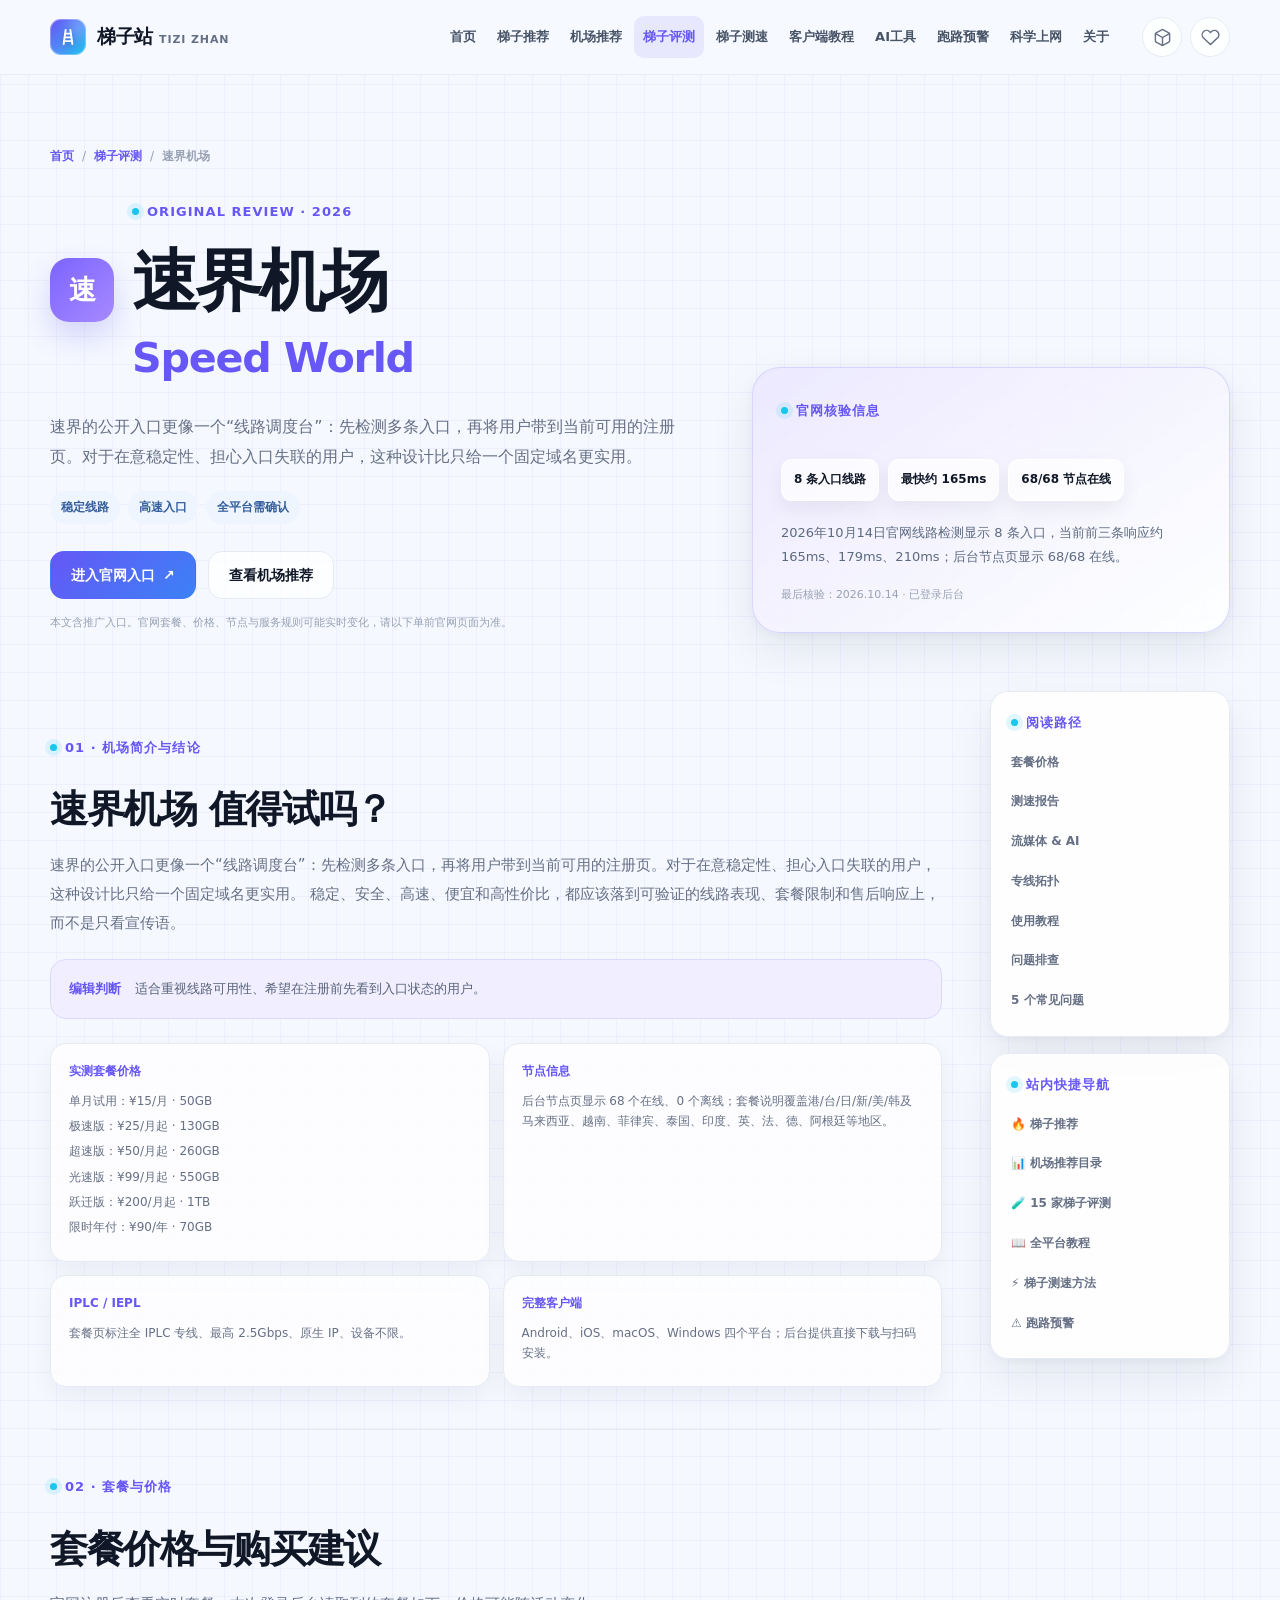
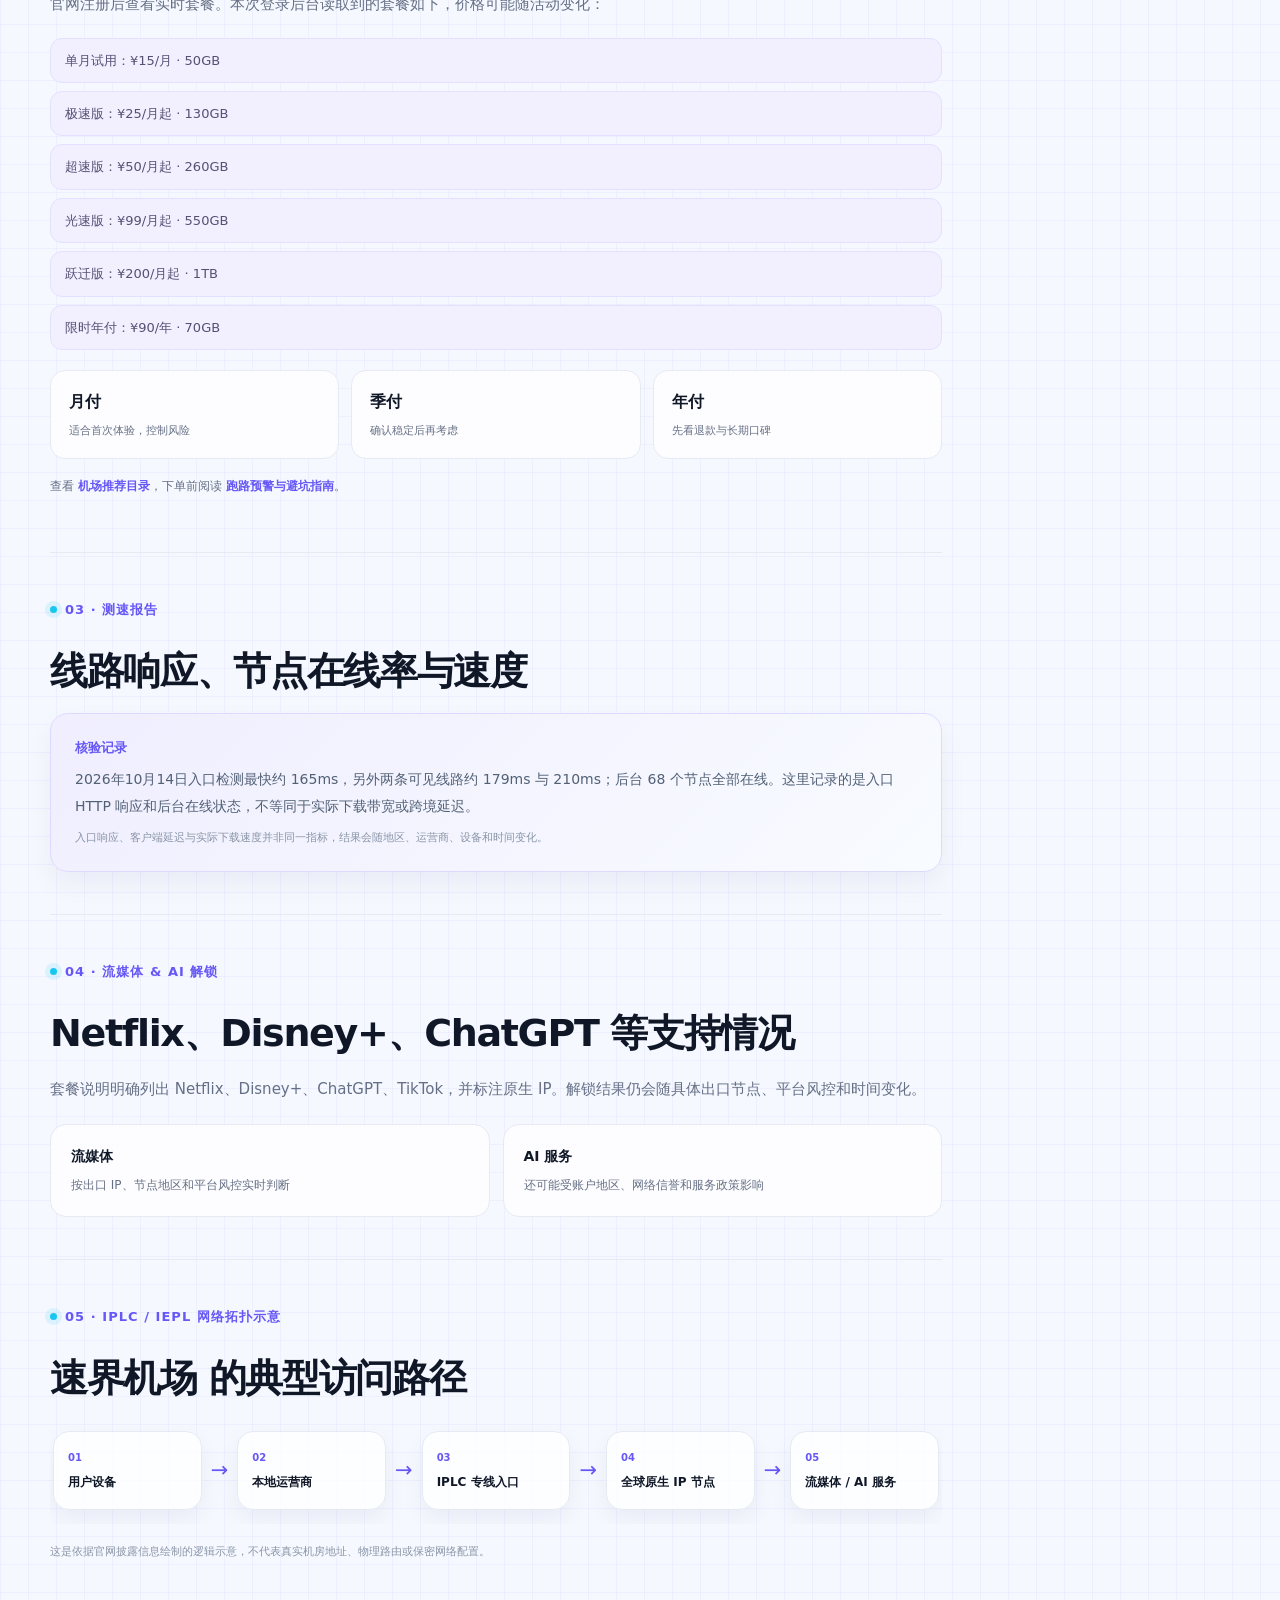
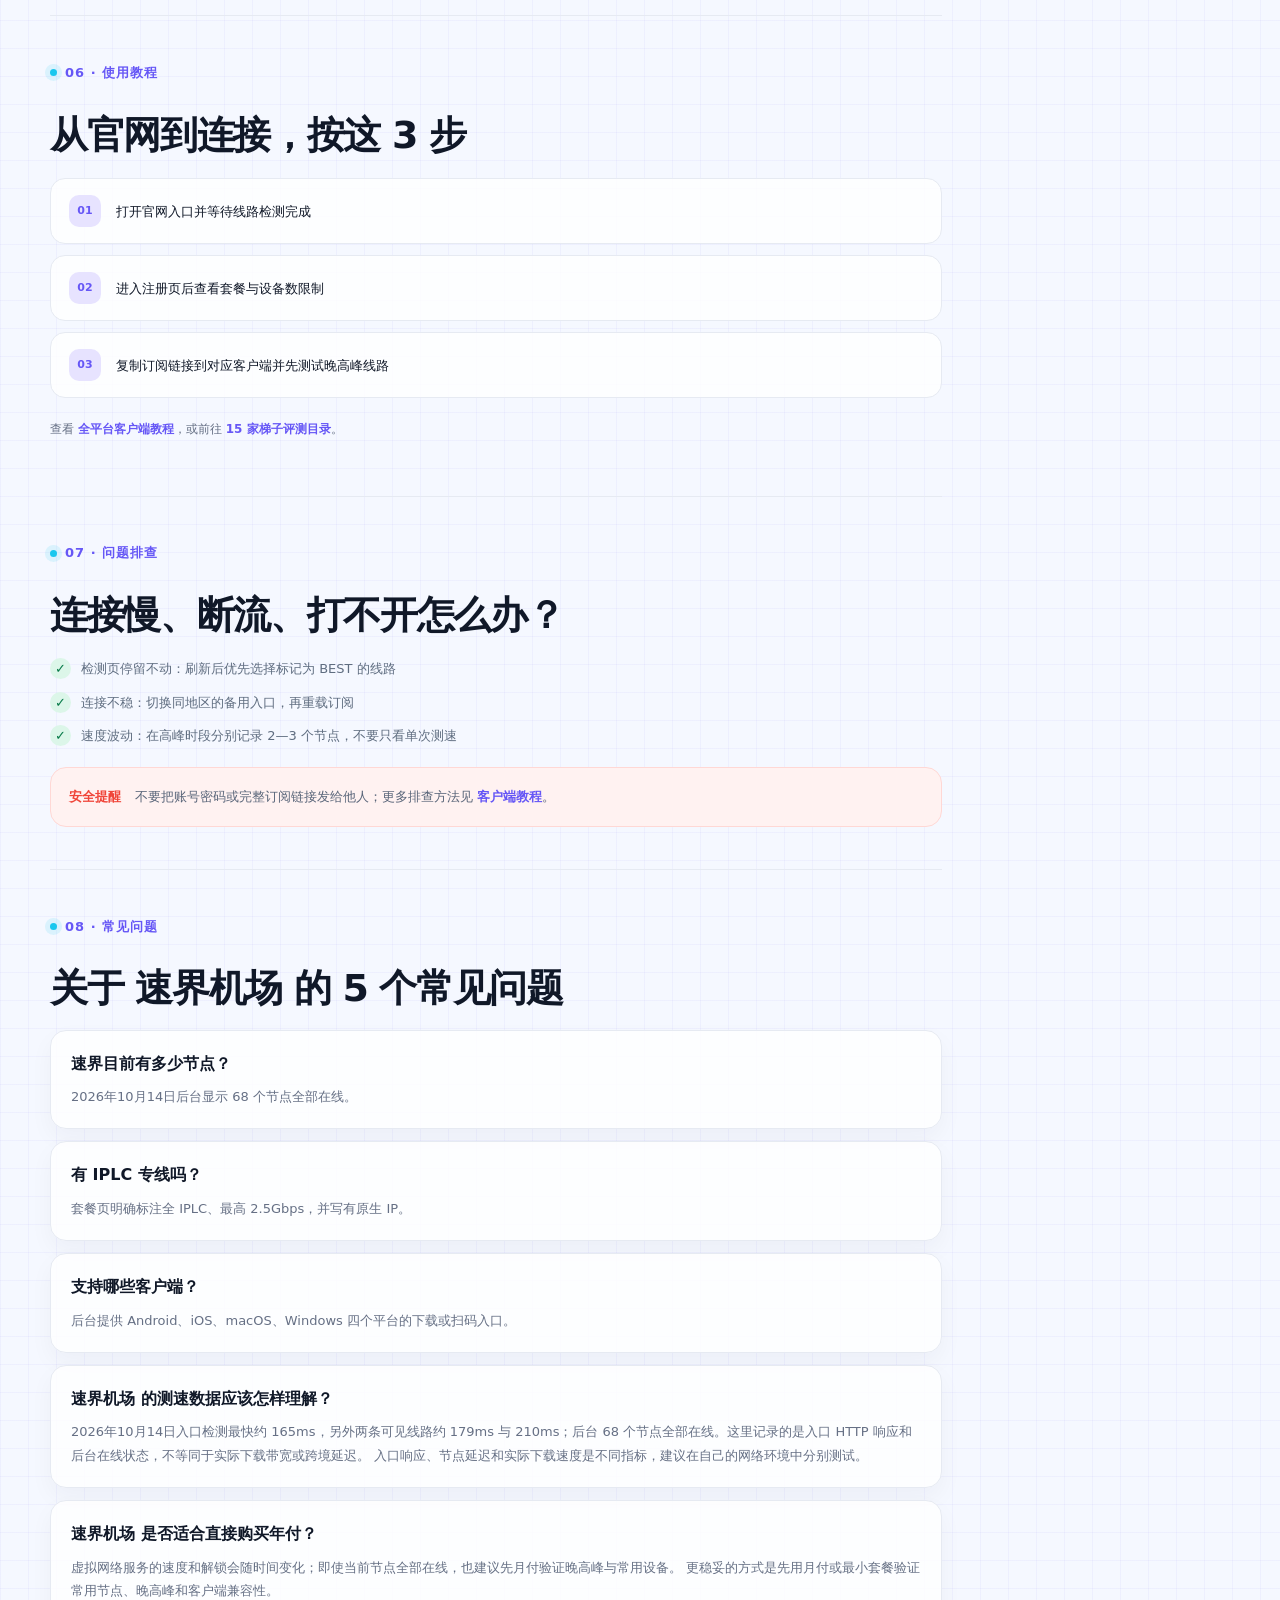
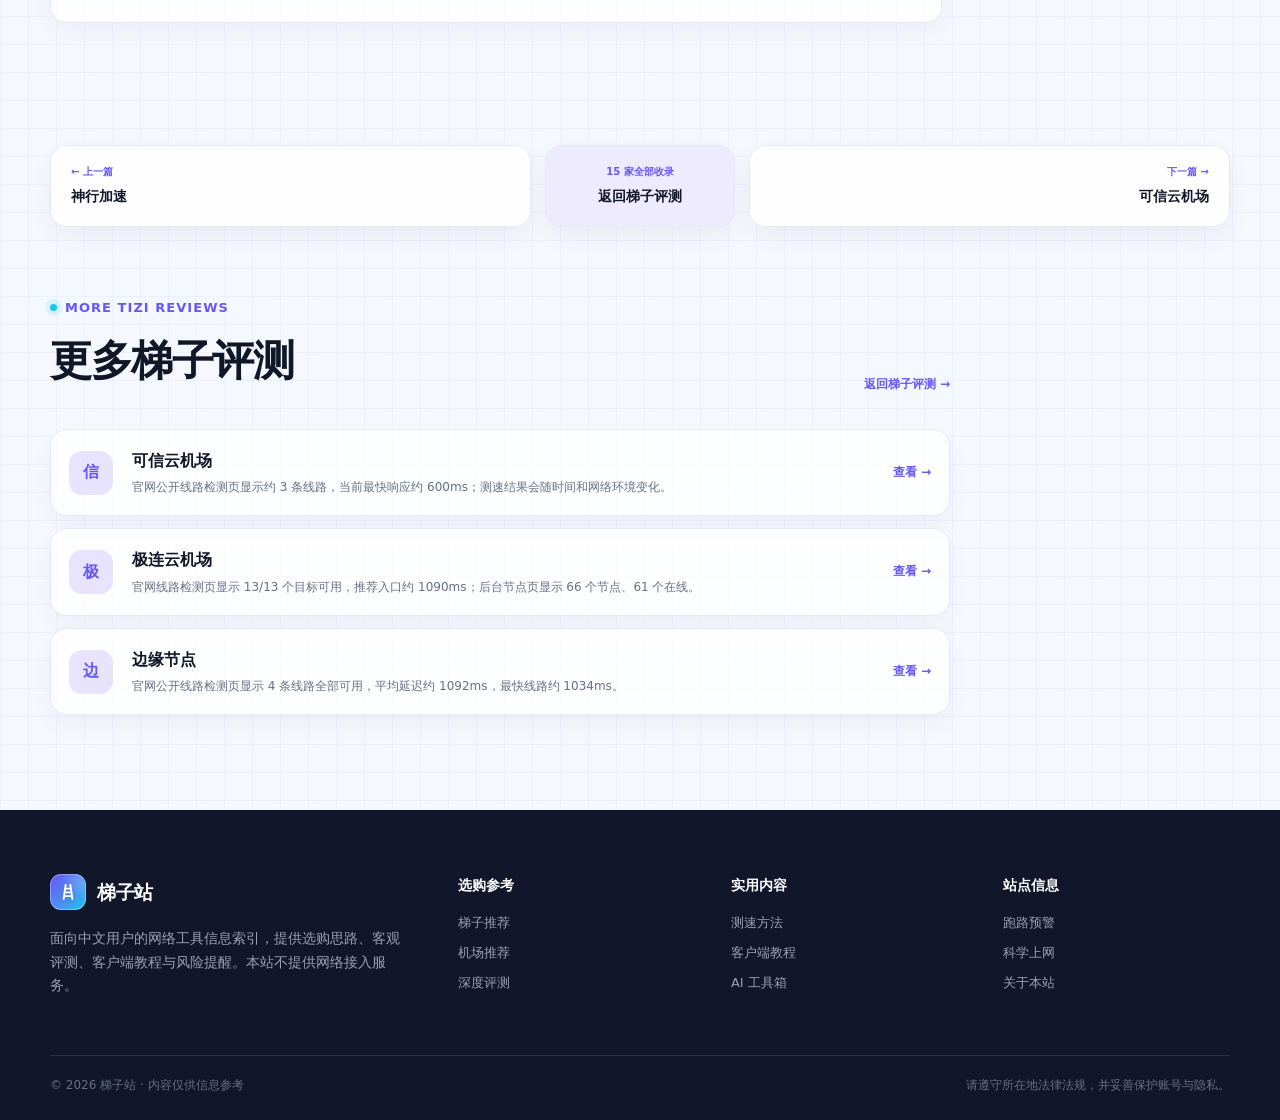
<file: airport.html>
<!doctype html>
<html lang="zh-CN">
<head>
  <meta charset="utf-8">
  <meta name="viewport" content="width=device-width,initial-scale=1">
  <title>梯子机场深度评测 - 梯子站</title>
  <meta name="description" content="梯子站独立机场评测：套餐价格、入口状态、节点信息、测速记录、流媒体与 AI 解锁、IPLC/IEPL 专线、客户端教程和常见问题。">
  <link rel="canonical" href="https://tizizhan.online/airport.html">

  <meta name="geo.region" content="HK">
  <meta name="geo.placename" content="Hong Kong">
  <meta name="content-language" content="zh-CN">

  <meta property="og:site_name" content="梯子站">
  <meta property="og:type" content="article">
  <meta property="og:title" content="梯子机场深度评测 - 梯子站">
  <meta property="og:description" content="独立机场评测：套餐价格、节点信息、测速记录与专线核验。">
  <meta property="og:url" content="https://tizizhan.online/airport.html">
  <meta name="twitter:card" content="summary_large_image">

  <link rel="stylesheet" href="assets/styles.css">
  <link rel="stylesheet" href="assets/airport-reviews.css">
</head>
<body data-page="reviews">
  <div data-site-header></div>
  <main id="airport-article"></main>
  <div data-site-footer></div>
  <script src="assets/site.js"></script>
  <script src="assets/airport-data.js"></script>
</body>
</html>
</file>
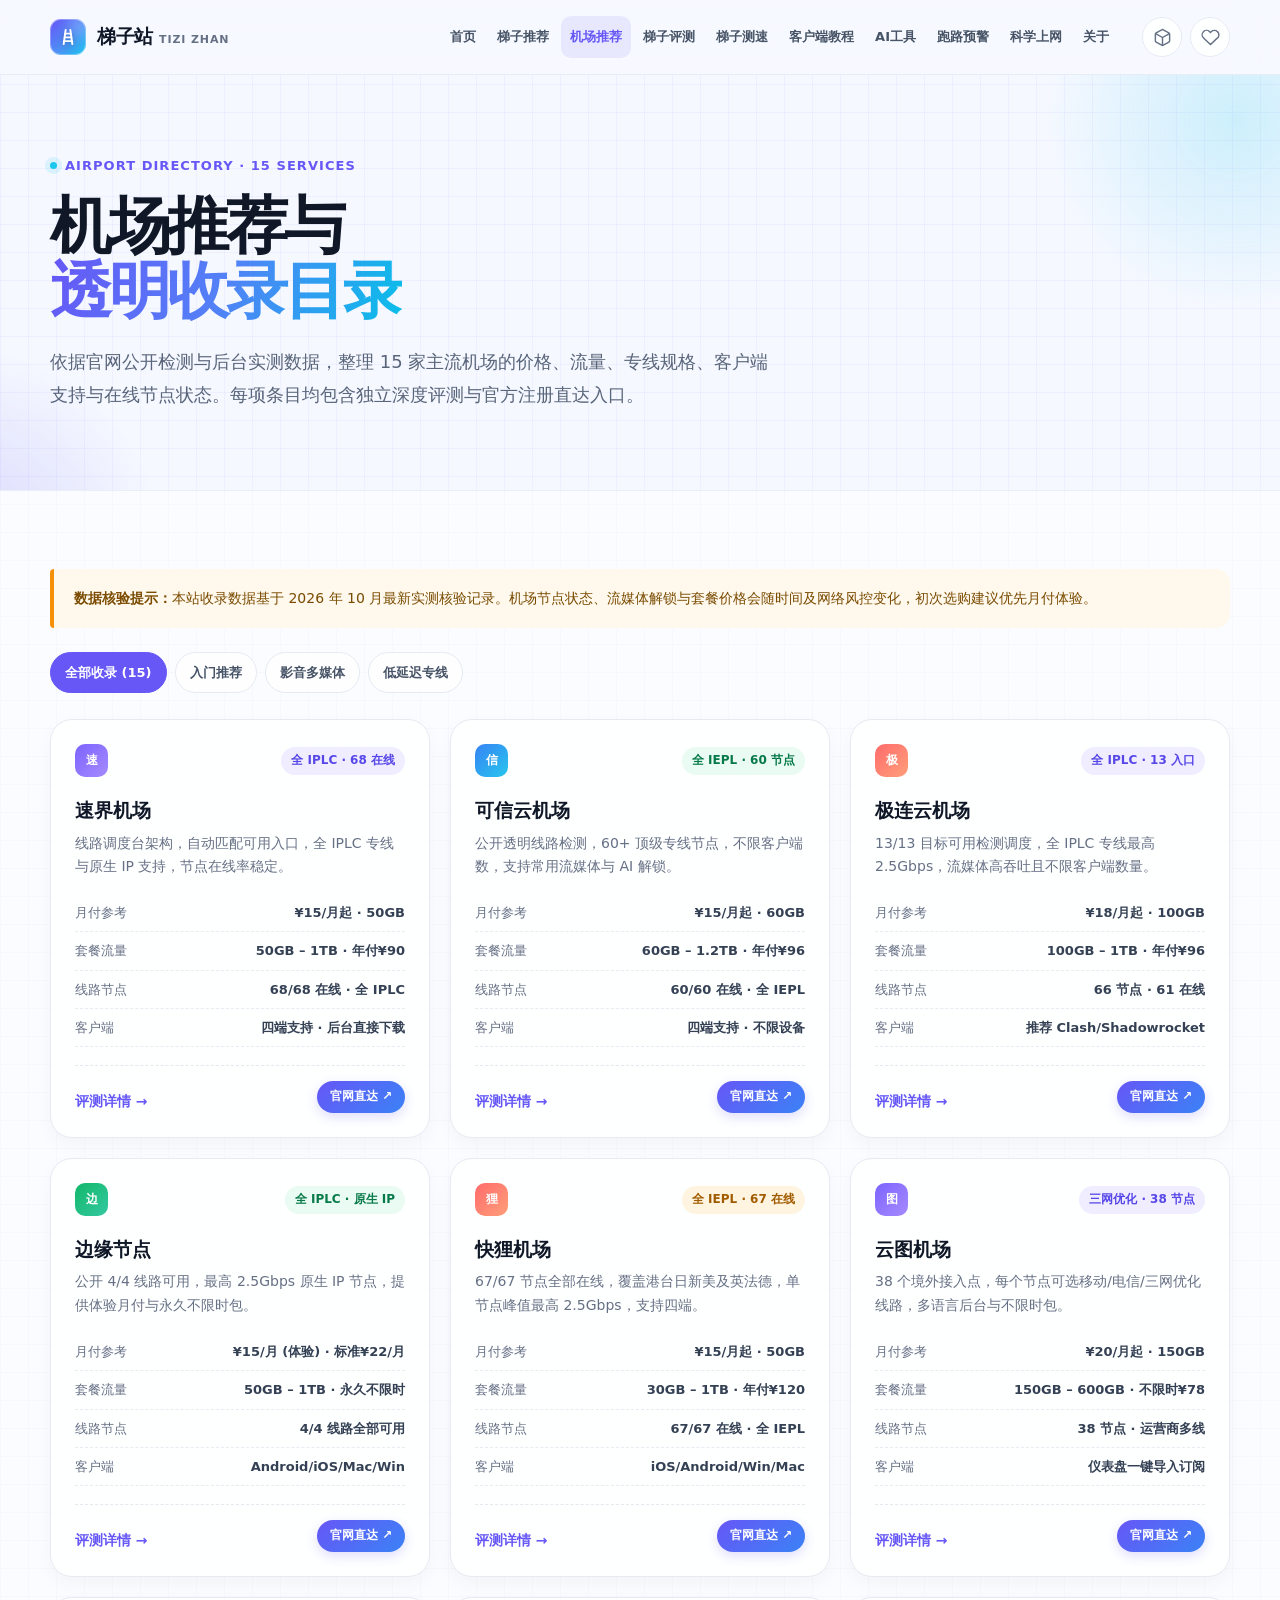
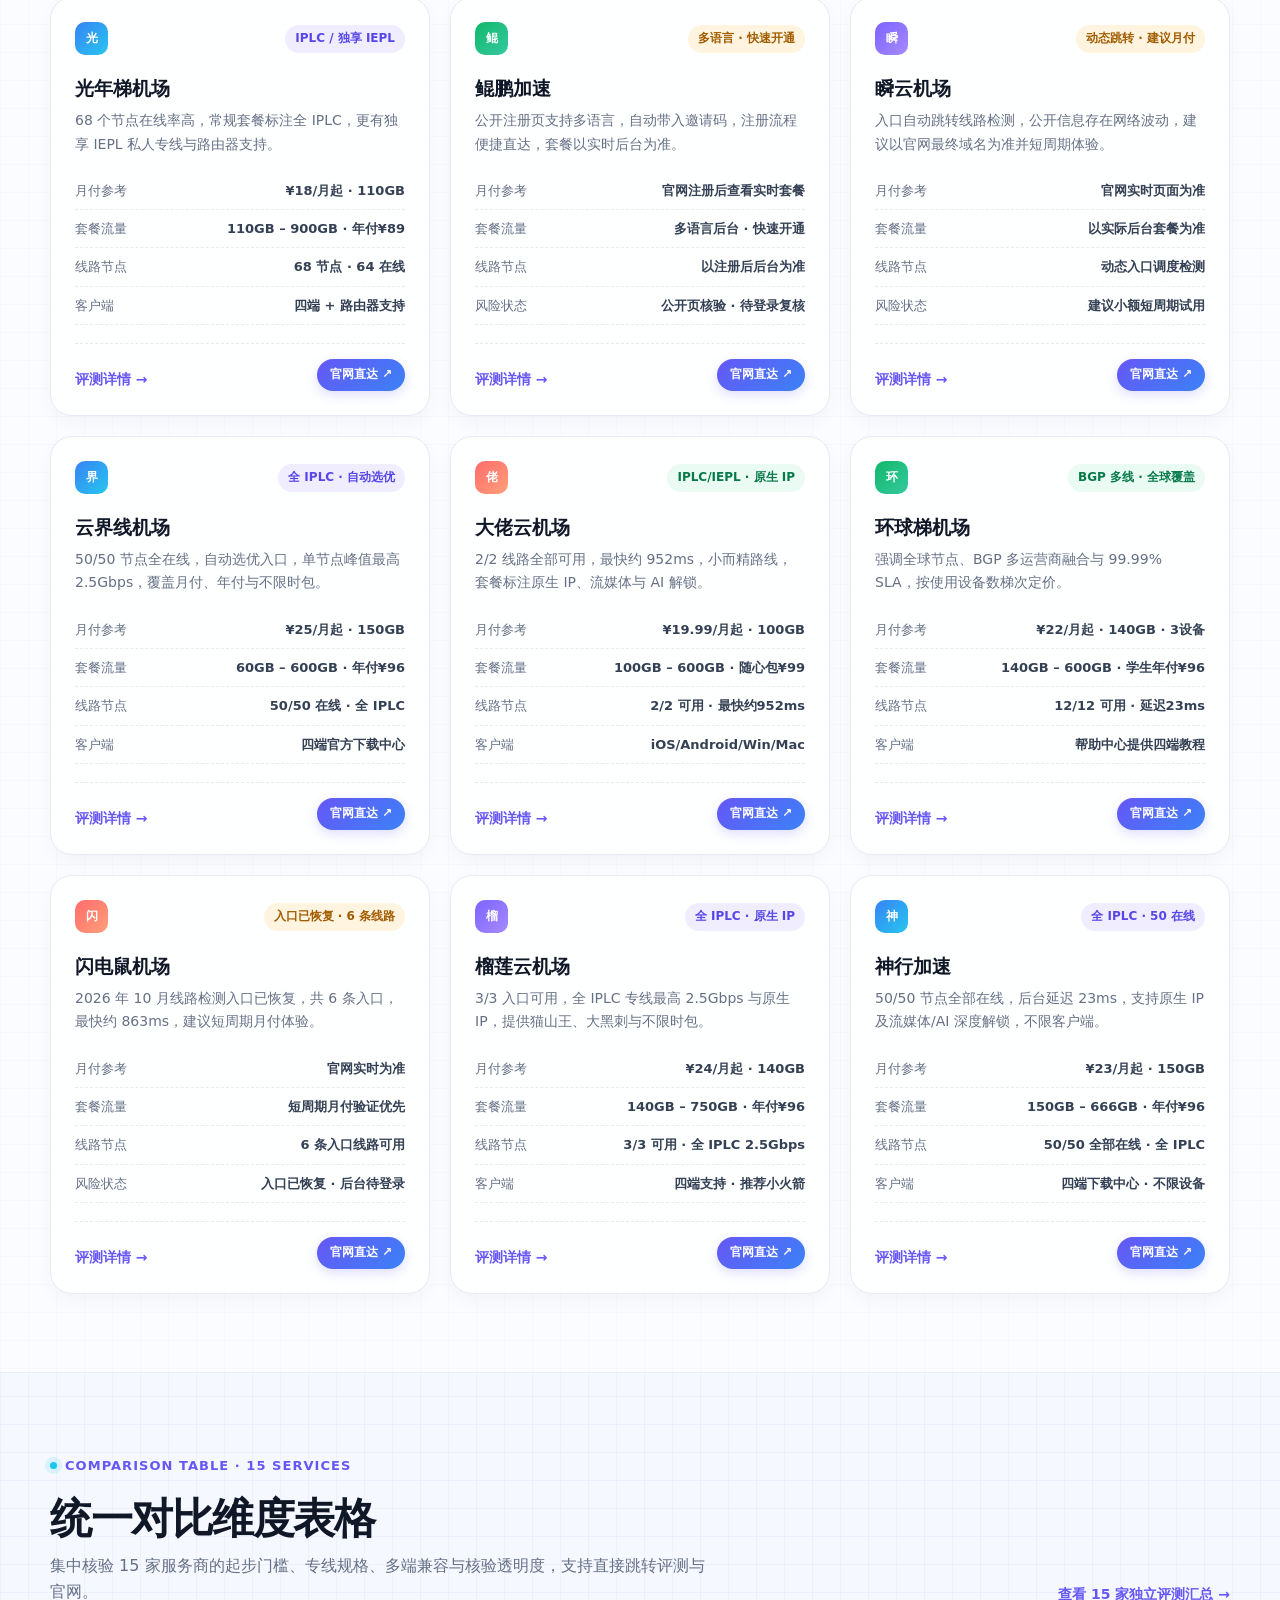
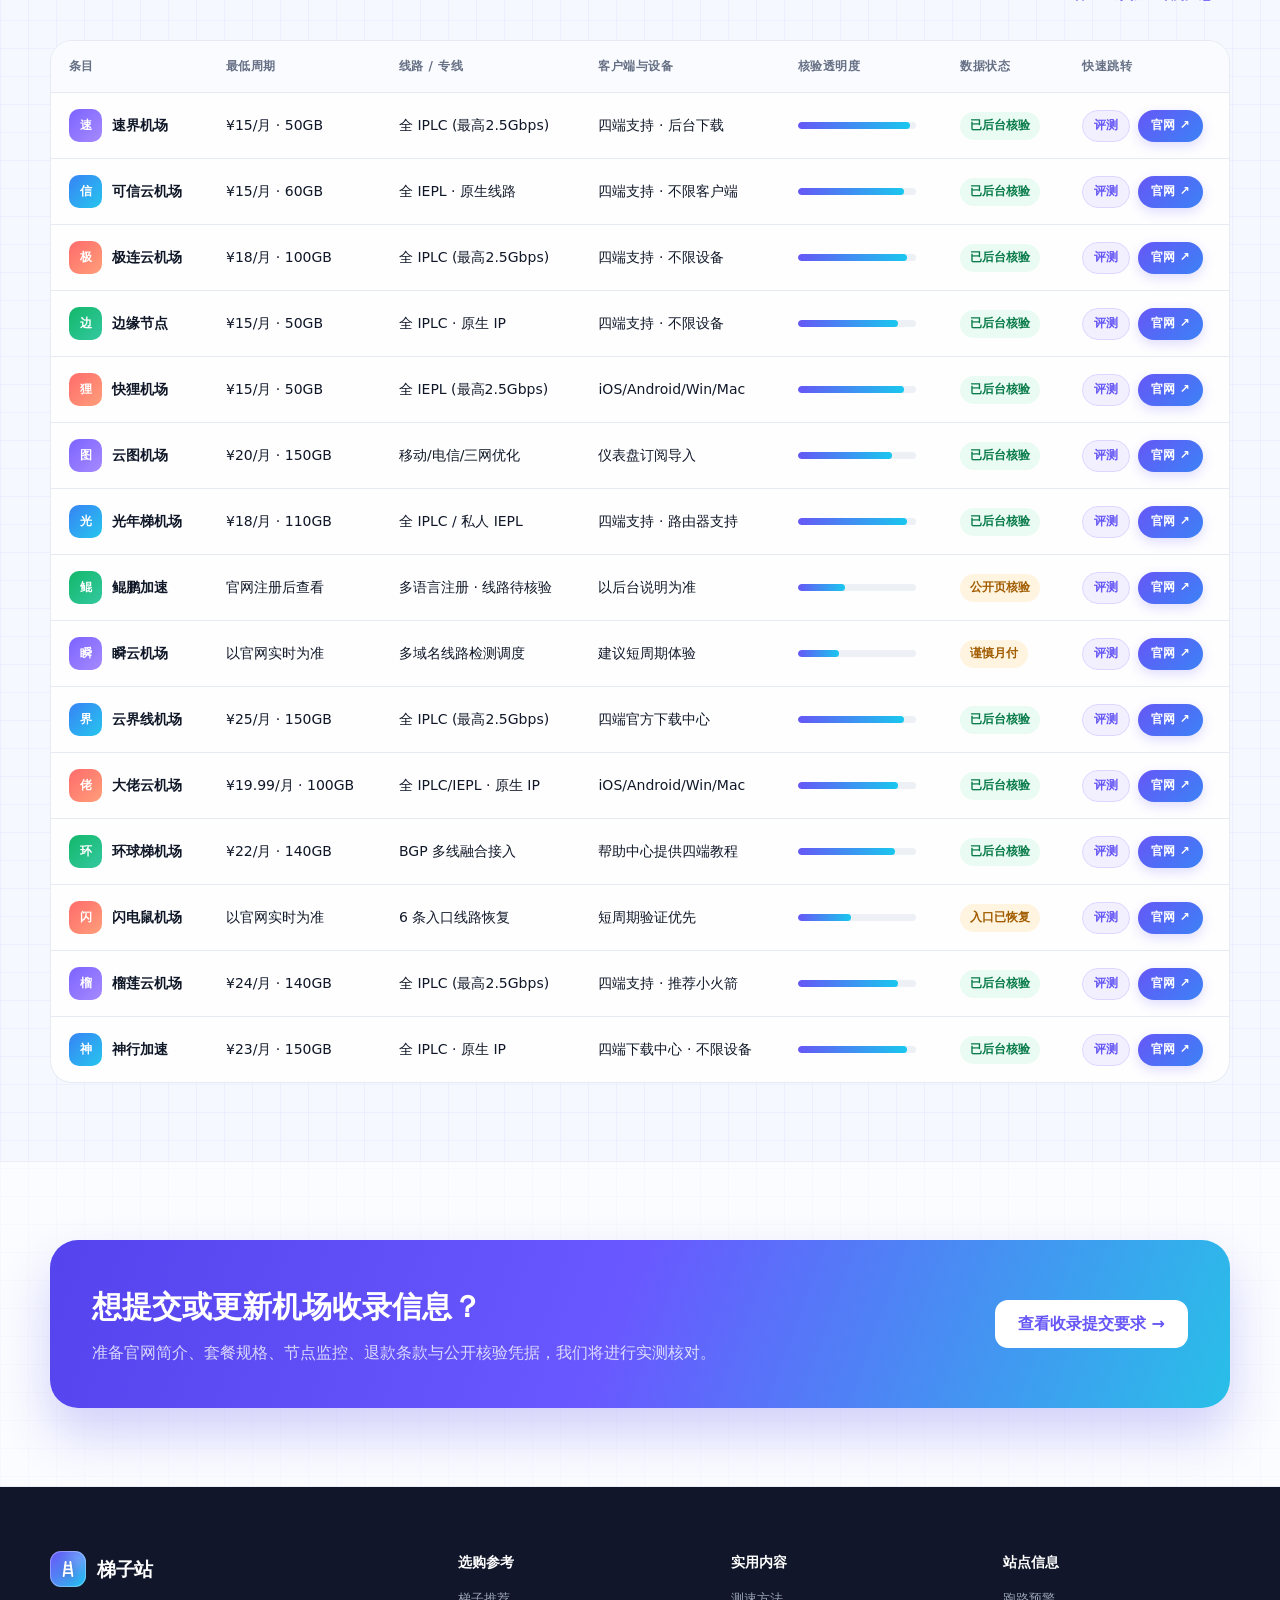
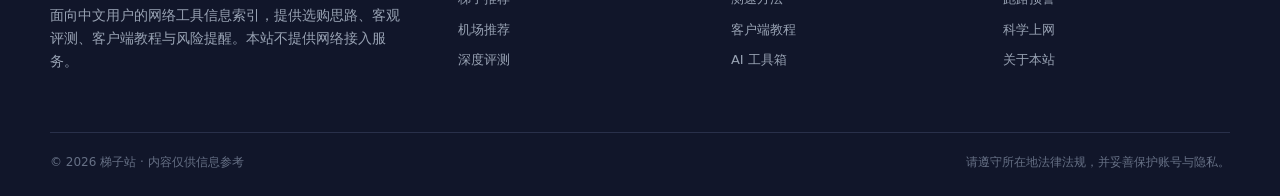
<file: airports.html>
<!doctype html>
<html lang="zh-CN">
<head>
  <meta charset="utf-8">
  <meta name="viewport" content="width=device-width,initial-scale=1">
  <title>机场推荐与透明收录目录｜15 家梯子机场评测与专线核验 - 梯子站</title>
  <meta name="description" content="梯子站收录 15 家主流机场与网络工具，按价格、流量、专线类型、节点在线率与核验状态统一展示，提供独立评测与官网入口直达。">
  <meta name="keywords" content="机场推荐, 机场收录目录, 梯子机场, IPLC专线, 便宜机场, 稳定机场, 翻墙机场">
  <link rel="canonical" href="https://tizizhan.online/airports.html">

  <meta name="geo.region" content="HK">
  <meta name="geo.placename" content="Hong Kong">
  <meta name="content-language" content="zh-CN">

  <meta property="og:site_name" content="梯子站">
  <meta property="og:type" content="article">
  <meta property="og:title" content="机场推荐与透明收录目录｜15 家梯子机场评测与专线核验">
  <meta property="og:description" content="透明收录与评测 15 家主流机场服务，按价格、专线类型与在线率展示。">
  <meta property="og:url" content="https://tizizhan.online/airports.html">
  <meta name="twitter:card" content="summary_large_image">

  <script type="application/ld+json">
  {
    "@context": "https://schema.org",
    "@type": "BreadcrumbList",
    "itemListElement": [
      {
        "@type": "ListItem",
        "position": 1,
        "name": "首页",
        "item": "https://tizizhan.online/"
      },
      {
        "@type": "ListItem",
        "position": 2,
        "name": "机场推荐",
        "item": "https://tizizhan.online/airports.html"
      }
    ]
  }
  </script>

  <link rel="stylesheet" href="assets/styles.css">
</head>
<body data-page="airports">
  <div data-site-header></div>
  <main>
    <section class="hero compact">
      <div class="container">
        <div class="eyebrow">AIRPORT DIRECTORY · 15 SERVICES</div>
        <h1>机场推荐与<br><span class="gradient-text">透明收录目录</span></h1>
        <p class="hero-copy">依据官网公开检测与后台实测数据，整理 15 家主流机场的价格、流量、专线规格、客户端支持与在线节点状态。每项条目均包含独立深度评测与官方注册直达入口。</p>
      </div>
    </section>

    <section class="section tint">
      <div class="container">
        <div class="notice">
          <strong>数据核验提示：</strong>本站收录数据基于 2026 年 10 月最新实测核验记录。机场节点状态、流媒体解锁与套餐价格会随时间及网络风控变化，初次选购建议优先月付体验。
        </div>

        <div class="filters" data-filter-group style="margin-top:24px">
          <button class="filter-button active" data-filter="all">全部收录 (15)</button>
          <button class="filter-button" data-filter="entry">入门推荐</button>
          <button class="filter-button" data-filter="media">影音多媒体</button>
          <button class="filter-button" data-filter="lowlatency">低延迟专线</button>
        </div>

        <div class="grid grid-3">
          <!-- 01 速界机场 -->
          <article class="card ranking-card" data-category="entry">
            <div class="rank-head">
              <div class="mini-logo violet">速</div>
              <span class="tag purple">全 IPLC · 68 在线</span>
            </div>
            <h3>速界机场</h3>
            <p>线路调度台架构，自动匹配可用入口，全 IPLC 专线与原生 IP 支持，节点在线率稳定。</p>
            <ul class="metric-list">
              <li><span>月付参考</span><strong>¥15/月起 · 50GB</strong></li>
              <li><span>套餐流量</span><strong>50GB – 1TB · 年付¥90</strong></li>
              <li><span>线路节点</span><strong>68/68 在线 · 全 IPLC</strong></li>
              <li><span>客户端</span><strong>四端支持 · 后台直接下载</strong></li>
            </ul>
            <div class="card-actions">
              <a class="text-link" href="airport.html?id=speed">评测详情 →</a>
              <a class="btn-affiliate" href="https://lqy001.speedworldaff.com/#/register?code=p3EKNmlp" target="_blank" rel="noopener sponsored">官网直达 ↗</a>
            </div>
          </article>

          <!-- 02 可信云机场 -->
          <article class="card ranking-card" data-category="entry">
            <div class="rank-head">
              <div class="mini-logo blue">信</div>
              <span class="tag green">全 IEPL · 60 节点</span>
            </div>
            <h3>可信云机场</h3>
            <p>公开透明线路检测，60+ 顶级专线节点，不限客户端数，支持常用流媒体与 AI 解锁。</p>
            <ul class="metric-list">
              <li><span>月付参考</span><strong>¥15/月起 · 60GB</strong></li>
              <li><span>套餐流量</span><strong>60GB – 1.2TB · 年付¥96</strong></li>
              <li><span>线路节点</span><strong>60/60 在线 · 全 IEPL</strong></li>
              <li><span>客户端</span><strong>四端支持 · 不限设备</strong></li>
            </ul>
            <div class="card-actions">
              <a class="text-link" href="airport.html?id=kexin">评测详情 →</a>
              <a class="btn-affiliate" href="https://ermaozi01.kosingaff.com/#/register?code=FA6DjjDi" target="_blank" rel="noopener sponsored">官网直达 ↗</a>
            </div>
          </article>

          <!-- 03 极连云机场 -->
          <article class="card ranking-card" data-category="media">
            <div class="rank-head">
              <div class="mini-logo coral">极</div>
              <span class="tag purple">全 IPLC · 13 入口</span>
            </div>
            <h3>极连云机场</h3>
            <p>13/13 目标可用检测调度，全 IPLC 专线最高 2.5Gbps，流媒体高吞吐且不限客户端数量。</p>
            <ul class="metric-list">
              <li><span>月付参考</span><strong>¥18/月起 · 100GB</strong></li>
              <li><span>套餐流量</span><strong>100GB – 1TB · 年付¥96</strong></li>
              <li><span>线路节点</span><strong>66 节点 · 61 在线</strong></li>
              <li><span>客户端</span><strong>推荐 Clash/Shadowrocket</strong></li>
            </ul>
            <div class="card-actions">
              <a class="text-link" href="airport.html?id=jilian">评测详情 →</a>
              <a class="btn-affiliate" href="https://liujie2002.jlyvipaff.com/#/?code=0MxRdXiu" target="_blank" rel="noopener sponsored">官网直达 ↗</a>
            </div>
          </article>

          <!-- 04 边缘节点 -->
          <article class="card ranking-card" data-category="lowlatency">
            <div class="rank-head">
              <div class="mini-logo green">边</div>
              <span class="tag green">全 IPLC · 原生 IP</span>
            </div>
            <h3>边缘节点</h3>
            <p>公开 4/4 线路可用，最高 2.5Gbps 原生 IP 节点，提供体验月付与永久不限时包。</p>
            <ul class="metric-list">
              <li><span>月付参考</span><strong>¥15/月 (体验) · 标准¥22/月</strong></li>
              <li><span>套餐流量</span><strong>50GB – 1TB · 永久不限时</strong></li>
              <li><span>线路节点</span><strong>4/4 线路全部可用</strong></li>
              <li><span>客户端</span><strong>Android/iOS/Mac/Win</strong></li>
            </ul>
            <div class="card-actions">
              <a class="text-link" href="airport.html?id=edge">评测详情 →</a>
              <a class="btn-affiliate" href="https://zoio.edgenovaaff.cc/#/register?code=ti8OUEN2" target="_blank" rel="noopener sponsored">官网直达 ↗</a>
            </div>
          </article>

          <!-- 05 快狸机场 -->
          <article class="card ranking-card" data-category="media">
            <div class="rank-head">
              <div class="mini-logo coral">狸</div>
              <span class="tag orange">全 IEPL · 67 在线</span>
            </div>
            <h3>快狸机场</h3>
            <p>67/67 节点全部在线，覆盖港台日新美及英法德，单节点峰值最高 2.5Gbps，支持四端。</p>
            <ul class="metric-list">
              <li><span>月付参考</span><strong>¥15/月起 · 50GB</strong></li>
              <li><span>套餐流量</span><strong>30GB – 1TB · 年付¥120</strong></li>
              <li><span>线路节点</span><strong>67/67 在线 · 全 IEPL</strong></li>
              <li><span>客户端</span><strong>iOS/Android/Win/Mac</strong></li>
            </ul>
            <div class="card-actions">
              <a class="text-link" href="airport.html?id=kuaili">评测详情 →</a>
              <a class="btn-affiliate" href="https://yyo649929.kuailiaff.com/#/register?code=JVuUcHke" target="_blank" rel="noopener sponsored">官网直达 ↗</a>
            </div>
          </article>

          <!-- 06 云图机场 -->
          <article class="card ranking-card" data-category="entry">
            <div class="rank-head">
              <div class="mini-logo violet">图</div>
              <span class="tag purple">三网优化 · 38 节点</span>
            </div>
            <h3>云图机场</h3>
            <p>38 个境外接入点，每个节点可选移动/电信/三网优化线路，多语言后台与不限时包。</p>
            <ul class="metric-list">
              <li><span>月付参考</span><strong>¥20/月起 · 150GB</strong></li>
              <li><span>套餐流量</span><strong>150GB – 600GB · 不限时¥78</strong></li>
              <li><span>线路节点</span><strong>38 节点 · 运营商多线</strong></li>
              <li><span>客户端</span><strong>仪表盘一键导入订阅</strong></li>
            </ul>
            <div class="card-actions">
              <a class="text-link" href="airport.html?id=yuntu">评测详情 →</a>
              <a class="btn-affiliate" href="https://super.ytjcok.org/#/register?code=iKpNlXer" target="_blank" rel="noopener sponsored">官网直达 ↗</a>
            </div>
          </article>

          <!-- 07 光年梯机场 -->
          <article class="card ranking-card" data-category="lowlatency">
            <div class="rank-head">
              <div class="mini-logo blue">光</div>
              <span class="tag purple">IPLC / 独享 IEPL</span>
            </div>
            <h3>光年梯机场</h3>
            <p>68 个节点在线率高，常规套餐标注全 IPLC，更有独享 IEPL 私人专线与路由器支持。</p>
            <ul class="metric-list">
              <li><span>月付参考</span><strong>¥18/月起 · 110GB</strong></li>
              <li><span>套餐流量</span><strong>110GB – 900GB · 年付¥89</strong></li>
              <li><span>线路节点</span><strong>68 节点 · 64 在线</strong></li>
              <li><span>客户端</span><strong>四端 + 路由器支持</strong></li>
            </ul>
            <div class="card-actions">
              <a class="text-link" href="airport.html?id=guangnian">评测详情 →</a>
              <a class="btn-affiliate" href="http://liujie2002.gntaff.com/#/?code=NoPkovej" target="_blank" rel="noopener sponsored">官网直达 ↗</a>
            </div>
          </article>

          <!-- 08 鲲鹏加速 -->
          <article class="card ranking-card" data-category="lowlatency">
            <div class="rank-head">
              <div class="mini-logo green">鲲</div>
              <span class="tag orange">多语言 · 快速开通</span>
            </div>
            <h3>鲲鹏加速</h3>
            <p>公开注册页支持多语言，自动带入邀请码，注册流程便捷直达，套餐以实时后台为准。</p>
            <ul class="metric-list">
              <li><span>月付参考</span><strong>官网注册后查看实时套餐</strong></li>
              <li><span>套餐流量</span><strong>多语言后台 · 快速开通</strong></li>
              <li><span>线路节点</span><strong>以注册后后台为准</strong></li>
              <li><span>风险状态</span><strong>公开页核验 · 待登录复核</strong></li>
            </ul>
            <div class="card-actions">
              <a class="text-link" href="airport.html?id=kunpeng">评测详情 →</a>
              <a class="btn-affiliate" href="https://kunpengjiasu.com/#/register?code=99UgsawR" target="_blank" rel="noopener sponsored">官网直达 ↗</a>
            </div>
          </article>

          <!-- 09 瞬云机场 -->
          <article class="card ranking-card" data-category="entry">
            <div class="rank-head">
              <div class="mini-logo violet">瞬</div>
              <span class="tag orange">动态跳转 · 建议月付</span>
            </div>
            <h3>瞬云机场</h3>
            <p>入口自动跳转线路检测，公开信息存在网络波动，建议以官网最终域名为准并短周期体验。</p>
            <ul class="metric-list">
              <li><span>月付参考</span><strong>官网实时页面为准</strong></li>
              <li><span>套餐流量</span><strong>以实际后台套餐为准</strong></li>
              <li><span>线路节点</span><strong>动态入口调度检测</strong></li>
              <li><span>风险状态</span><strong>建议小额短周期试用</strong></li>
            </ul>
            <div class="card-actions">
              <a class="text-link" href="airport.html?id=shunyun">评测详情 →</a>
              <a class="btn-affiliate" href="https://ddd.jichang.best/#/register?code=7idBwf3R" target="_blank" rel="noopener sponsored">官网直达 ↗</a>
            </div>
          </article>

          <!-- 10 云界线机场 -->
          <article class="card ranking-card" data-category="media">
            <div class="rank-head">
              <div class="mini-logo blue">界</div>
              <span class="tag purple">全 IPLC · 自动选优</span>
            </div>
            <h3>云界线机场</h3>
            <p>50/50 节点全在线，自动选优入口，单节点峰值最高 2.5Gbps，覆盖月付、年付与不限时包。</p>
            <ul class="metric-list">
              <li><span>月付参考</span><strong>¥25/月起 · 150GB</strong></li>
              <li><span>套餐流量</span><strong>60GB – 600GB · 年付¥96</strong></li>
              <li><span>线路节点</span><strong>50/50 在线 · 全 IPLC</strong></li>
              <li><span>客户端</span><strong>四端官方下载中心</strong></li>
            </ul>
            <div class="card-actions">
              <a class="text-link" href="airport.html?id=yunjiexian">评测详情 →</a>
              <a class="btn-affiliate" href="https://youxia01.yunjiexianaff.com/#/?code=8ImGvubv" target="_blank" rel="noopener sponsored">官网直达 ↗</a>
            </div>
          </article>

          <!-- 11 大佬云机场 -->
          <article class="card ranking-card" data-category="lowlatency">
            <div class="rank-head">
              <div class="mini-logo coral">佬</div>
              <span class="tag green">IPLC/IEPL · 原生 IP</span>
            </div>
            <h3>大佬云机场</h3>
            <p>2/2 线路全部可用，最快约 952ms，小而精路线，套餐标注原生 IP、流媒体与 AI 解锁。</p>
            <ul class="metric-list">
              <li><span>月付参考</span><strong>¥19.99/月起 · 100GB</strong></li>
              <li><span>套餐流量</span><strong>100GB – 600GB · 随心包¥99</strong></li>
              <li><span>线路节点</span><strong>2/2 可用 · 最快约952ms</strong></li>
              <li><span>客户端</span><strong>iOS/Android/Win/Mac</strong></li>
            </ul>
            <div class="card-actions">
              <a class="text-link" href="airport.html?id=dalao">评测详情 →</a>
              <a class="btn-affiliate" href="https://liu01.dalaoyunaff.com/#/?code=9A9fbKzz" target="_blank" rel="noopener sponsored">官网直达 ↗</a>
            </div>
          </article>

          <!-- 12 环球梯机场 -->
          <article class="card ranking-card" data-category="media">
            <div class="rank-head">
              <div class="mini-logo green">环</div>
              <span class="tag green">BGP 多线 · 全球覆盖</span>
            </div>
            <h3>环球梯机场</h3>
            <p>强调全球节点、BGP 多运营商融合与 99.99% SLA，按使用设备数梯次定价。</p>
            <ul class="metric-list">
              <li><span>月付参考</span><strong>¥22/月起 · 140GB · 3设备</strong></li>
              <li><span>套餐流量</span><strong>140GB – 600GB · 学生年付¥96</strong></li>
              <li><span>线路节点</span><strong>12/12 可用 · 延迟23ms</strong></li>
              <li><span>客户端</span><strong>帮助中心提供四端教程</strong></li>
            </ul>
            <div class="card-actions">
              <a class="text-link" href="airport.html?id=huanqiu">评测详情 →</a>
              <a class="btn-affiliate" href="https://123pps01.huanqiutiaff.com/#/?code=iJzShI5m" target="_blank" rel="noopener sponsored">官网直达 ↗</a>
            </div>
          </article>

          <!-- 13 闪电鼠机场 -->
          <article class="card ranking-card" data-category="lowlatency">
            <div class="rank-head">
              <div class="mini-logo coral">闪</div>
              <span class="tag orange">入口已恢复 · 6 条线路</span>
            </div>
            <h3>闪电鼠机场</h3>
            <p>2026 年 10 月线路检测入口已恢复，共 6 条入口，最快约 863ms，建议短周期月付体验。</p>
            <ul class="metric-list">
              <li><span>月付参考</span><strong>官网实时为准</strong></li>
              <li><span>套餐流量</span><strong>短周期月付验证优先</strong></li>
              <li><span>线路节点</span><strong>6 条入口线路可用</strong></li>
              <li><span>风险状态</span><strong>入口已恢复 · 后台待登录</strong></li>
            </ul>
            <div class="card-actions">
              <a class="text-link" href="airport.html?id=shandian">评测详情 →</a>
              <a class="btn-affiliate" href="https://eothvip01.shandianshuaff.com/#/?code=qNodU3f6" target="_blank" rel="noopener sponsored">官网直达 ↗</a>
            </div>
          </article>

          <!-- 14 榴莲云机场 -->
          <article class="card ranking-card" data-category="entry">
            <div class="rank-head">
              <div class="mini-logo violet">榴</div>
              <span class="tag purple">全 IPLC · 原生 IP</span>
            </div>
            <h3>榴莲云机场</h3>
            <p>3/3 入口可用，全 IPLC 专线最高 2.5Gbps 与原生 IP，提供猫山王、大黑刺与不限时包。</p>
            <ul class="metric-list">
              <li><span>月付参考</span><strong>¥24/月起 · 140GB</strong></li>
              <li><span>套餐流量</span><strong>140GB – 750GB · 年付¥96</strong></li>
              <li><span>线路节点</span><strong>3/3 可用 · 全 IPLC 2.5Gbps</strong></li>
              <li><span>客户端</span><strong>四端支持 · 推荐小火箭</strong></li>
            </ul>
            <div class="card-actions">
              <a class="text-link" href="airport.html?id=liulian">评测详情 →</a>
              <a class="btn-affiliate" href="http://853vip01.liulianyunaff.com/#/?code=O6mS8K5N" target="_blank" rel="noopener sponsored">官网直达 ↗</a>
            </div>
          </article>

          <!-- 15 神行加速 -->
          <article class="card ranking-card" data-category="media">
            <div class="rank-head">
              <div class="mini-logo blue">神</div>
              <span class="tag purple">全 IPLC · 50 在线</span>
            </div>
            <h3>神行加速</h3>
            <p>50/50 节点全部在线，后台延迟 23ms，支持原生 IP 及流媒体/AI 深度解锁，不限客户端。</p>
            <ul class="metric-list">
              <li><span>月付参考</span><strong>¥23/月起 · 150GB</strong></li>
              <li><span>套餐流量</span><strong>150GB – 666GB · 年付¥96</strong></li>
              <li><span>线路节点</span><strong>50/50 全部在线 · 全 IPLC</strong></li>
              <li><span>客户端</span><strong>四端下载中心 · 不限设备</strong></li>
            </ul>
            <div class="card-actions">
              <a class="text-link" href="airport.html?id=shenxing">评测详情 →</a>
              <a class="btn-affiliate" href="https://fugui0077.shenxingaff.com/#/?code=z3ybkLVj" target="_blank" rel="noopener sponsored">官网直达 ↗</a>
            </div>
          </article>
        </div>
      </div>
    </section>

    <section class="section">
      <div class="container">
        <div class="section-heading">
          <div>
            <div class="eyebrow">Comparison table · 15 Services</div>
            <h2>统一对比维度表格</h2>
            <p>集中核验 15 家服务商的起步门槛、专线规格、多端兼容与核验透明度，支持直接跳转评测与官网。</p>
          </div>
          <a class="text-link" href="reviews.html">查看 15 家独立评测汇总 →</a>
        </div>

        <div class="table-wrap">
          <table class="data-table">
            <thead>
              <tr>
                <th>条目</th>
                <th>最低周期</th>
                <th>线路 / 专线</th>
                <th>客户端与设备</th>
                <th>核验透明度</th>
                <th>数据状态</th>
                <th>快速跳转</th>
              </tr>
            </thead>
            <tbody>
              <tr>
                <td><div class="brand-cell"><span class="mini-logo violet">速</span>速界机场</div></td>
                <td>¥15/月 · 50GB</td>
                <td>全 IPLC (最高2.5Gbps)</td>
                <td>四端支持 · 后台下载</td>
                <td><div class="progress"><span style="width:95%"></span></div></td>
                <td><span class="tag green">已后台核验</span></td>
                <td>
                  <div class="table-actions">
                    <a class="btn-affiliate-ghost" href="airport.html?id=speed">评测</a>
                    <a class="btn-affiliate" href="https://lqy001.speedworldaff.com/#/register?code=p3EKNmlp" target="_blank" rel="noopener sponsored">官网 ↗</a>
                  </div>
                </td>
              </tr>
              <tr>
                <td><div class="brand-cell"><span class="mini-logo blue">信</span>可信云机场</div></td>
                <td>¥15/月 · 60GB</td>
                <td>全 IEPL · 原生线路</td>
                <td>四端支持 · 不限客户端</td>
                <td><div class="progress"><span style="width:90%"></span></div></td>
                <td><span class="tag green">已后台核验</span></td>
                <td>
                  <div class="table-actions">
                    <a class="btn-affiliate-ghost" href="airport.html?id=kexin">评测</a>
                    <a class="btn-affiliate" href="https://ermaozi01.kosingaff.com/#/register?code=FA6DjjDi" target="_blank" rel="noopener sponsored">官网 ↗</a>
                  </div>
                </td>
              </tr>
              <tr>
                <td><div class="brand-cell"><span class="mini-logo coral">极</span>极连云机场</div></td>
                <td>¥18/月 · 100GB</td>
                <td>全 IPLC (最高2.5Gbps)</td>
                <td>四端支持 · 不限设备</td>
                <td><div class="progress"><span style="width:92%"></span></div></td>
                <td><span class="tag green">已后台核验</span></td>
                <td>
                  <div class="table-actions">
                    <a class="btn-affiliate-ghost" href="airport.html?id=jilian">评测</a>
                    <a class="btn-affiliate" href="https://liujie2002.jlyvipaff.com/#/?code=0MxRdXiu" target="_blank" rel="noopener sponsored">官网 ↗</a>
                  </div>
                </td>
              </tr>
              <tr>
                <td><div class="brand-cell"><span class="mini-logo green">边</span>边缘节点</div></td>
                <td>¥15/月 · 50GB</td>
                <td>全 IPLC · 原生 IP</td>
                <td>四端支持 · 不限设备</td>
                <td><div class="progress"><span style="width:85%"></span></div></td>
                <td><span class="tag green">已后台核验</span></td>
                <td>
                  <div class="table-actions">
                    <a class="btn-affiliate-ghost" href="airport.html?id=edge">评测</a>
                    <a class="btn-affiliate" href="https://zoio.edgenovaaff.cc/#/register?code=ti8OUEN2" target="_blank" rel="noopener sponsored">官网 ↗</a>
                  </div>
                </td>
              </tr>
              <tr>
                <td><div class="brand-cell"><span class="mini-logo coral">狸</span>快狸机场</div></td>
                <td>¥15/月 · 50GB</td>
                <td>全 IEPL (最高2.5Gbps)</td>
                <td>iOS/Android/Win/Mac</td>
                <td><div class="progress"><span style="width:90%"></span></div></td>
                <td><span class="tag green">已后台核验</span></td>
                <td>
                  <div class="table-actions">
                    <a class="btn-affiliate-ghost" href="airport.html?id=kuaili">评测</a>
                    <a class="btn-affiliate" href="https://yyo649929.kuailiaff.com/#/register?code=JVuUcHke" target="_blank" rel="noopener sponsored">官网 ↗</a>
                  </div>
                </td>
              </tr>
              <tr>
                <td><div class="brand-cell"><span class="mini-logo violet">图</span>云图机场</div></td>
                <td>¥20/月 · 150GB</td>
                <td>移动/电信/三网优化</td>
                <td>仪表盘订阅导入</td>
                <td><div class="progress"><span style="width:80%"></span></div></td>
                <td><span class="tag green">已后台核验</span></td>
                <td>
                  <div class="table-actions">
                    <a class="btn-affiliate-ghost" href="airport.html?id=yuntu">评测</a>
                    <a class="btn-affiliate" href="https://super.ytjcok.org/#/register?code=iKpNlXer" target="_blank" rel="noopener sponsored">官网 ↗</a>
                  </div>
                </td>
              </tr>
              <tr>
                <td><div class="brand-cell"><span class="mini-logo blue">光</span>光年梯机场</div></td>
                <td>¥18/月 · 110GB</td>
                <td>全 IPLC / 私人 IEPL</td>
                <td>四端支持 · 路由器支持</td>
                <td><div class="progress"><span style="width:92%"></span></div></td>
                <td><span class="tag green">已后台核验</span></td>
                <td>
                  <div class="table-actions">
                    <a class="btn-affiliate-ghost" href="airport.html?id=guangnian">评测</a>
                    <a class="btn-affiliate" href="http://liujie2002.gntaff.com/#/?code=NoPkovej" target="_blank" rel="noopener sponsored">官网 ↗</a>
                  </div>
                </td>
              </tr>
              <tr>
                <td><div class="brand-cell"><span class="mini-logo green">鲲</span>鲲鹏加速</div></td>
                <td>官网注册后查看</td>
                <td>多语言注册 · 线路待核验</td>
                <td>以后台说明为准</td>
                <td><div class="progress"><span style="width:40%"></span></div></td>
                <td><span class="tag orange">公开页核验</span></td>
                <td>
                  <div class="table-actions">
                    <a class="btn-affiliate-ghost" href="airport.html?id=kunpeng">评测</a>
                    <a class="btn-affiliate" href="https://kunpengjiasu.com/#/register?code=99UgsawR" target="_blank" rel="noopener sponsored">官网 ↗</a>
                  </div>
                </td>
              </tr>
              <tr>
                <td><div class="brand-cell"><span class="mini-logo violet">瞬</span>瞬云机场</div></td>
                <td>以官网实时为准</td>
                <td>多域名线路检测调度</td>
                <td>建议短周期体验</td>
                <td><div class="progress"><span style="width:35%"></span></div></td>
                <td><span class="tag orange">谨慎月付</span></td>
                <td>
                  <div class="table-actions">
                    <a class="btn-affiliate-ghost" href="airport.html?id=shunyun">评测</a>
                    <a class="btn-affiliate" href="https://ddd.jichang.best/#/register?code=7idBwf3R" target="_blank" rel="noopener sponsored">官网 ↗</a>
                  </div>
                </td>
              </tr>
              <tr>
                <td><div class="brand-cell"><span class="mini-logo blue">界</span>云界线机场</div></td>
                <td>¥25/月 · 150GB</td>
                <td>全 IPLC (最高2.5Gbps)</td>
                <td>四端官方下载中心</td>
                <td><div class="progress"><span style="width:90%"></span></div></td>
                <td><span class="tag green">已后台核验</span></td>
                <td>
                  <div class="table-actions">
                    <a class="btn-affiliate-ghost" href="airport.html?id=yunjiexian">评测</a>
                    <a class="btn-affiliate" href="https://youxia01.yunjiexianaff.com/#/?code=8ImGvubv" target="_blank" rel="noopener sponsored">官网 ↗</a>
                  </div>
                </td>
              </tr>
              <tr>
                <td><div class="brand-cell"><span class="mini-logo coral">佬</span>大佬云机场</div></td>
                <td>¥19.99/月 · 100GB</td>
                <td>全 IPLC/IEPL · 原生 IP</td>
                <td>iOS/Android/Win/Mac</td>
                <td><div class="progress"><span style="width:85%"></span></div></td>
                <td><span class="tag green">已后台核验</span></td>
                <td>
                  <div class="table-actions">
                    <a class="btn-affiliate-ghost" href="airport.html?id=dalao">评测</a>
                    <a class="btn-affiliate" href="https://liu01.dalaoyunaff.com/#/?code=9A9fbKzz" target="_blank" rel="noopener sponsored">官网 ↗</a>
                  </div>
                </td>
              </tr>
              <tr>
                <td><div class="brand-cell"><span class="mini-logo green">环</span>环球梯机场</div></td>
                <td>¥22/月 · 140GB</td>
                <td>BGP 多线融合接入</td>
                <td>帮助中心提供四端教程</td>
                <td><div class="progress"><span style="width:82%"></span></div></td>
                <td><span class="tag green">已后台核验</span></td>
                <td>
                  <div class="table-actions">
                    <a class="btn-affiliate-ghost" href="airport.html?id=huanqiu">评测</a>
                    <a class="btn-affiliate" href="https://123pps01.huanqiutiaff.com/#/?code=iJzShI5m" target="_blank" rel="noopener sponsored">官网 ↗</a>
                  </div>
                </td>
              </tr>
              <tr>
                <td><div class="brand-cell"><span class="mini-logo coral">闪</span>闪电鼠机场</div></td>
                <td>以官网实时为准</td>
                <td>6 条入口线路恢复</td>
                <td>短周期验证优先</td>
                <td><div class="progress"><span style="width:45%"></span></div></td>
                <td><span class="tag orange">入口已恢复</span></td>
                <td>
                  <div class="table-actions">
                    <a class="btn-affiliate-ghost" href="airport.html?id=shandian">评测</a>
                    <a class="btn-affiliate" href="https://eothvip01.shandianshuaff.com/#/?code=qNodU3f6" target="_blank" rel="noopener sponsored">官网 ↗</a>
                  </div>
                </td>
              </tr>
              <tr>
                <td><div class="brand-cell"><span class="mini-logo violet">榴</span>榴莲云机场</div></td>
                <td>¥24/月 · 140GB</td>
                <td>全 IPLC (最高2.5Gbps)</td>
                <td>四端支持 · 推荐小火箭</td>
                <td><div class="progress"><span style="width:85%"></span></div></td>
                <td><span class="tag green">已后台核验</span></td>
                <td>
                  <div class="table-actions">
                    <a class="btn-affiliate-ghost" href="airport.html?id=liulian">评测</a>
                    <a class="btn-affiliate" href="http://853vip01.liulianyunaff.com/#/?code=O6mS8K5N" target="_blank" rel="noopener sponsored">官网 ↗</a>
                  </div>
                </td>
              </tr>
              <tr>
                <td><div class="brand-cell"><span class="mini-logo blue">神</span>神行加速</div></td>
                <td>¥23/月 · 150GB</td>
                <td>全 IPLC · 原生 IP</td>
                <td>四端下载中心 · 不限设备</td>
                <td><div class="progress"><span style="width:92%"></span></div></td>
                <td><span class="tag green">已后台核验</span></td>
                <td>
                  <div class="table-actions">
                    <a class="btn-affiliate-ghost" href="airport.html?id=shenxing">评测</a>
                    <a class="btn-affiliate" href="https://fugui0077.shenxingaff.com/#/?code=z3ybkLVj" target="_blank" rel="noopener sponsored">官网 ↗</a>
                  </div>
                </td>
              </tr>
            </tbody>
          </table>
        </div>
      </div>
    </section>

    <section class="section tint">
      <div class="container">
        <div class="cta">
          <div>
            <h2>想提交或更新机场收录信息？</h2>
            <p>准备官网简介、套餐规格、节点监控、退款条款与公开核验凭据，我们将进行实测核对。</p>
          </div>
          <a class="button" href="about.html#contact">查看收录提交要求 →</a>
        </div>
      </div>
    </section>
  </main>
  <div data-site-footer></div>
  <script src="assets/site.js"></script>
</body>
</html>
</file>
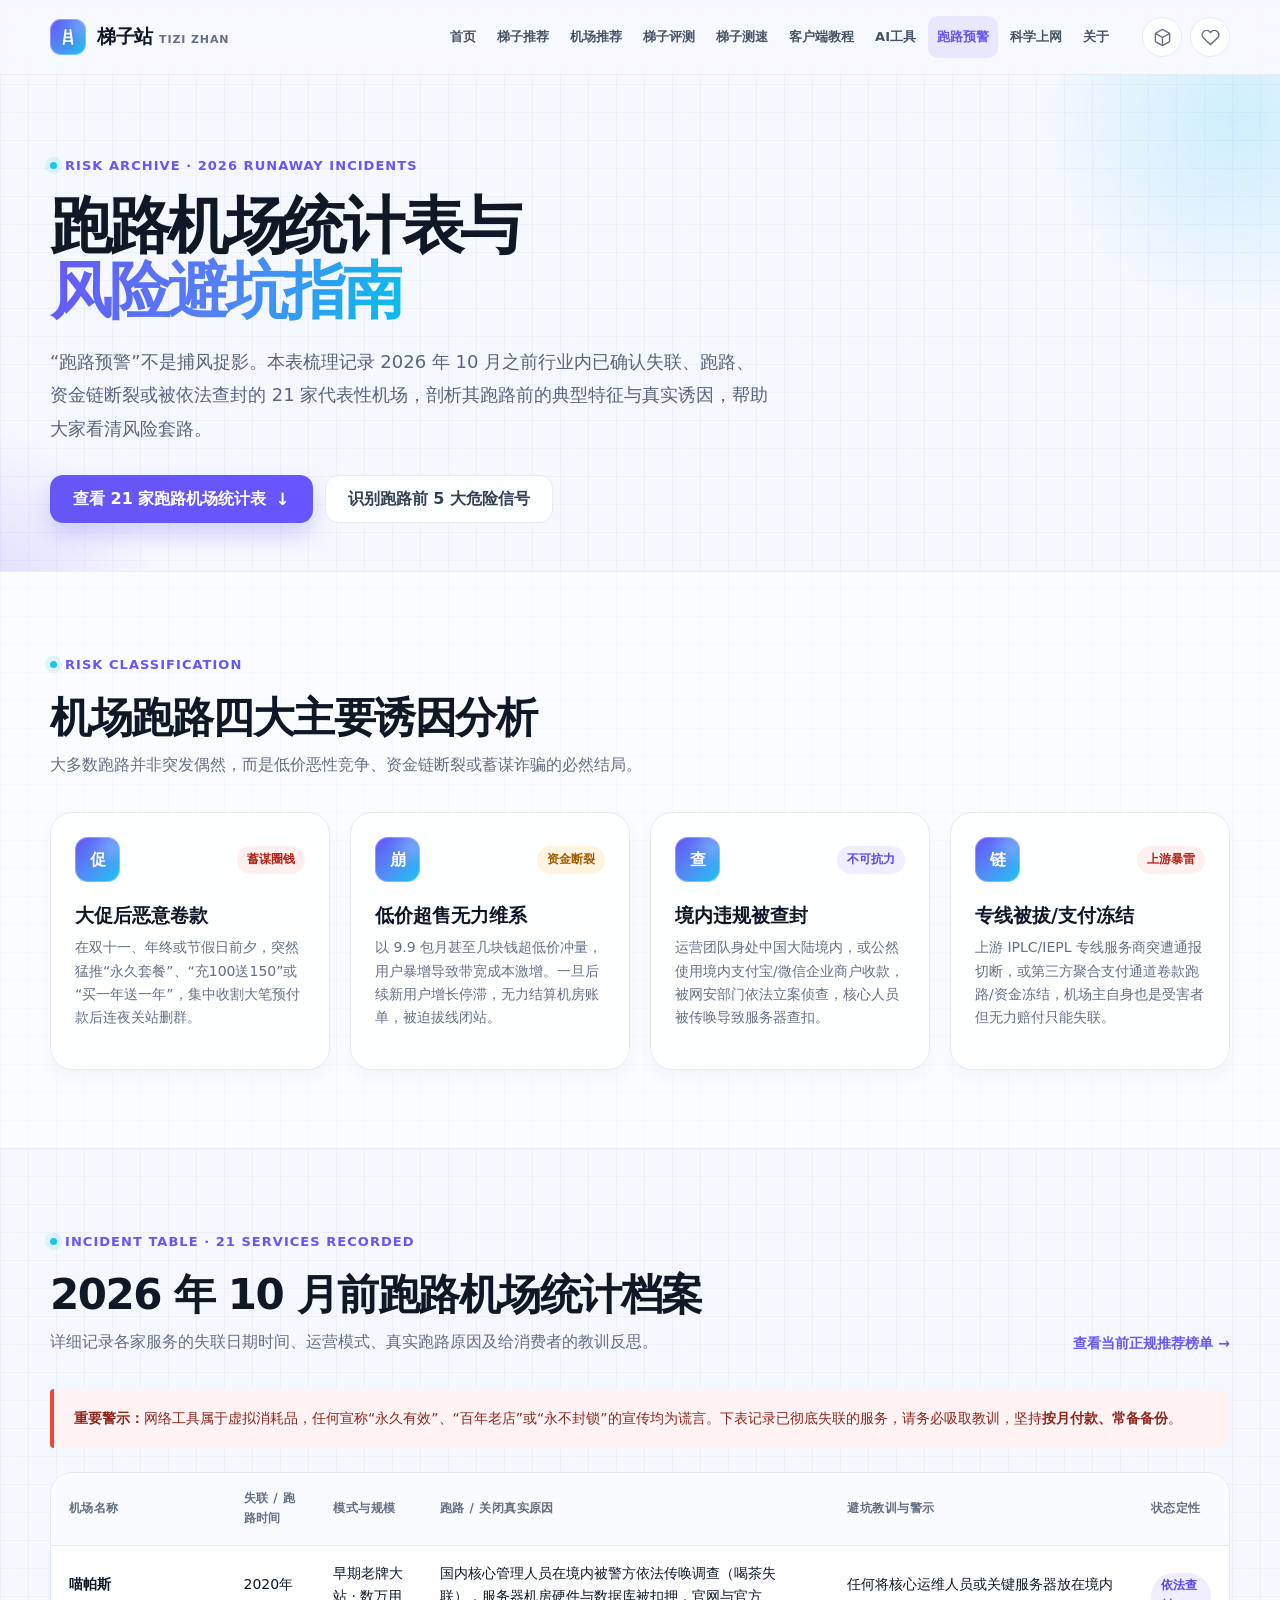
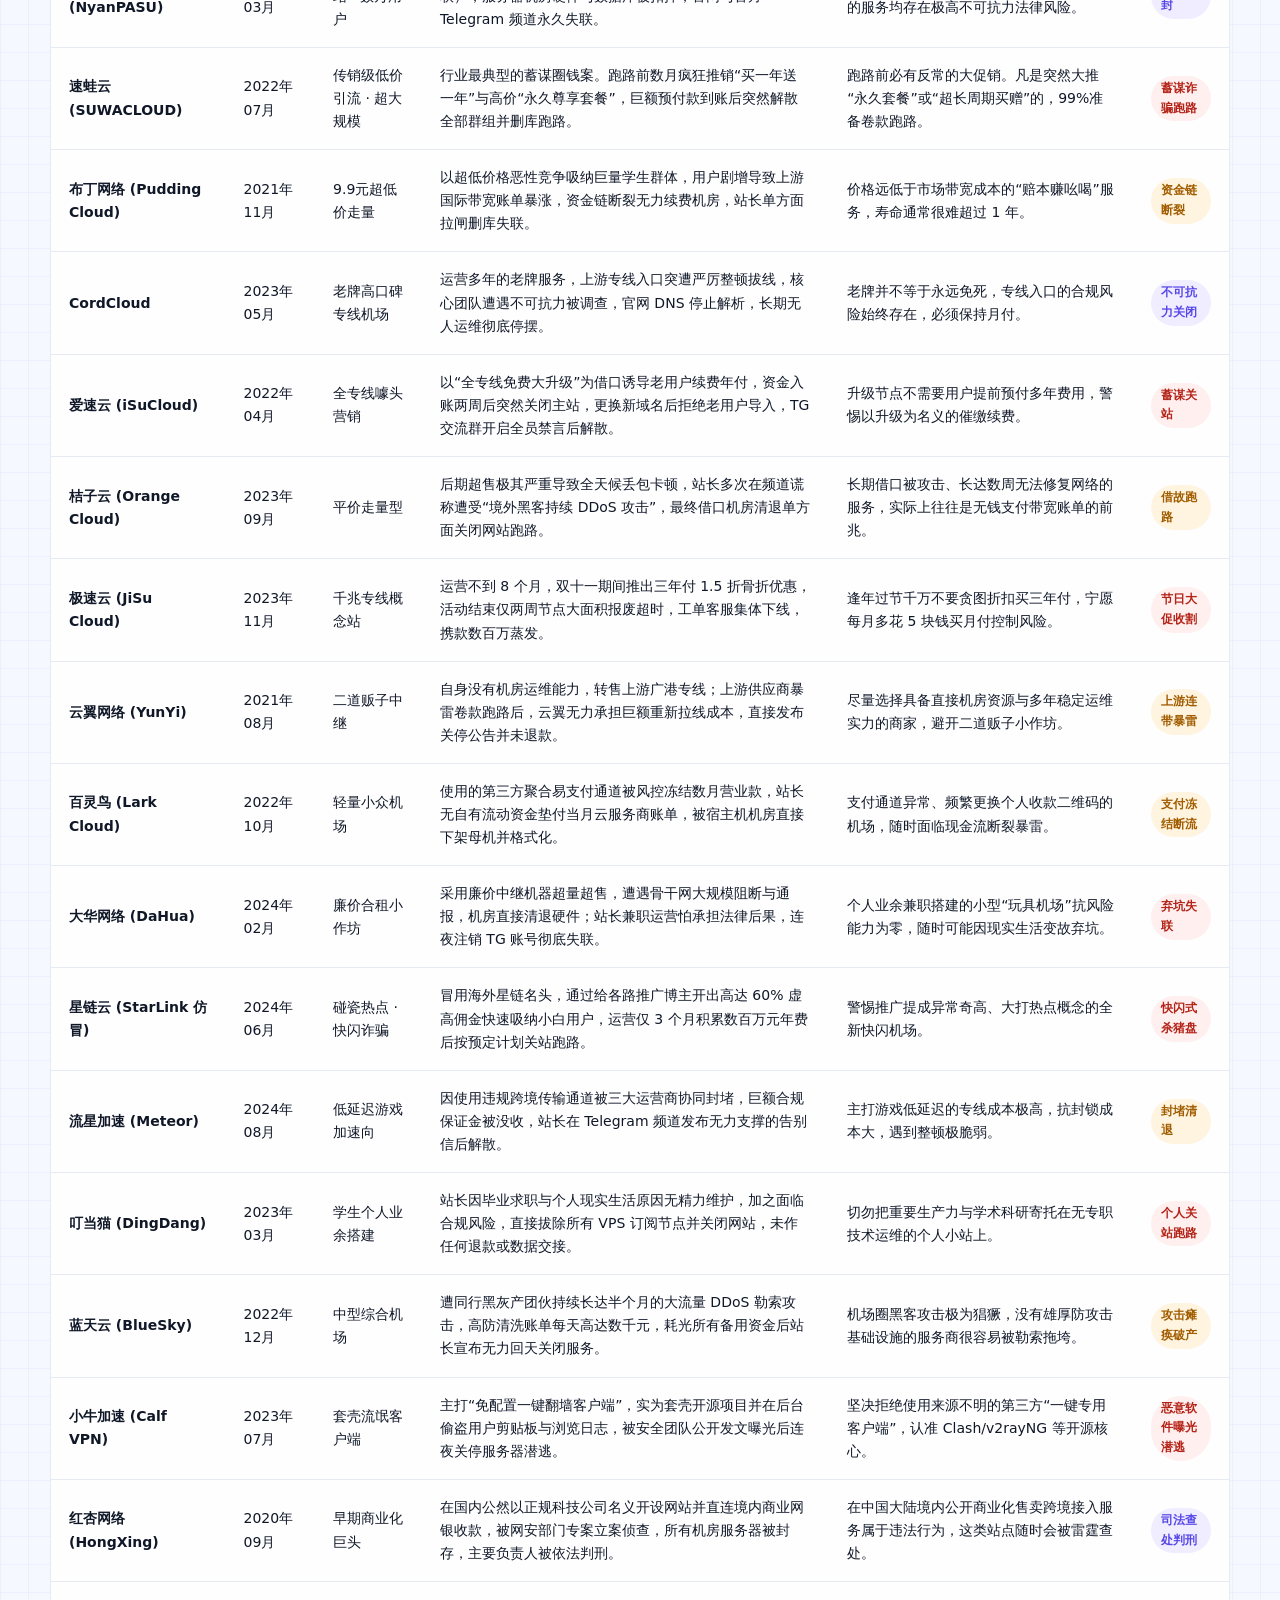
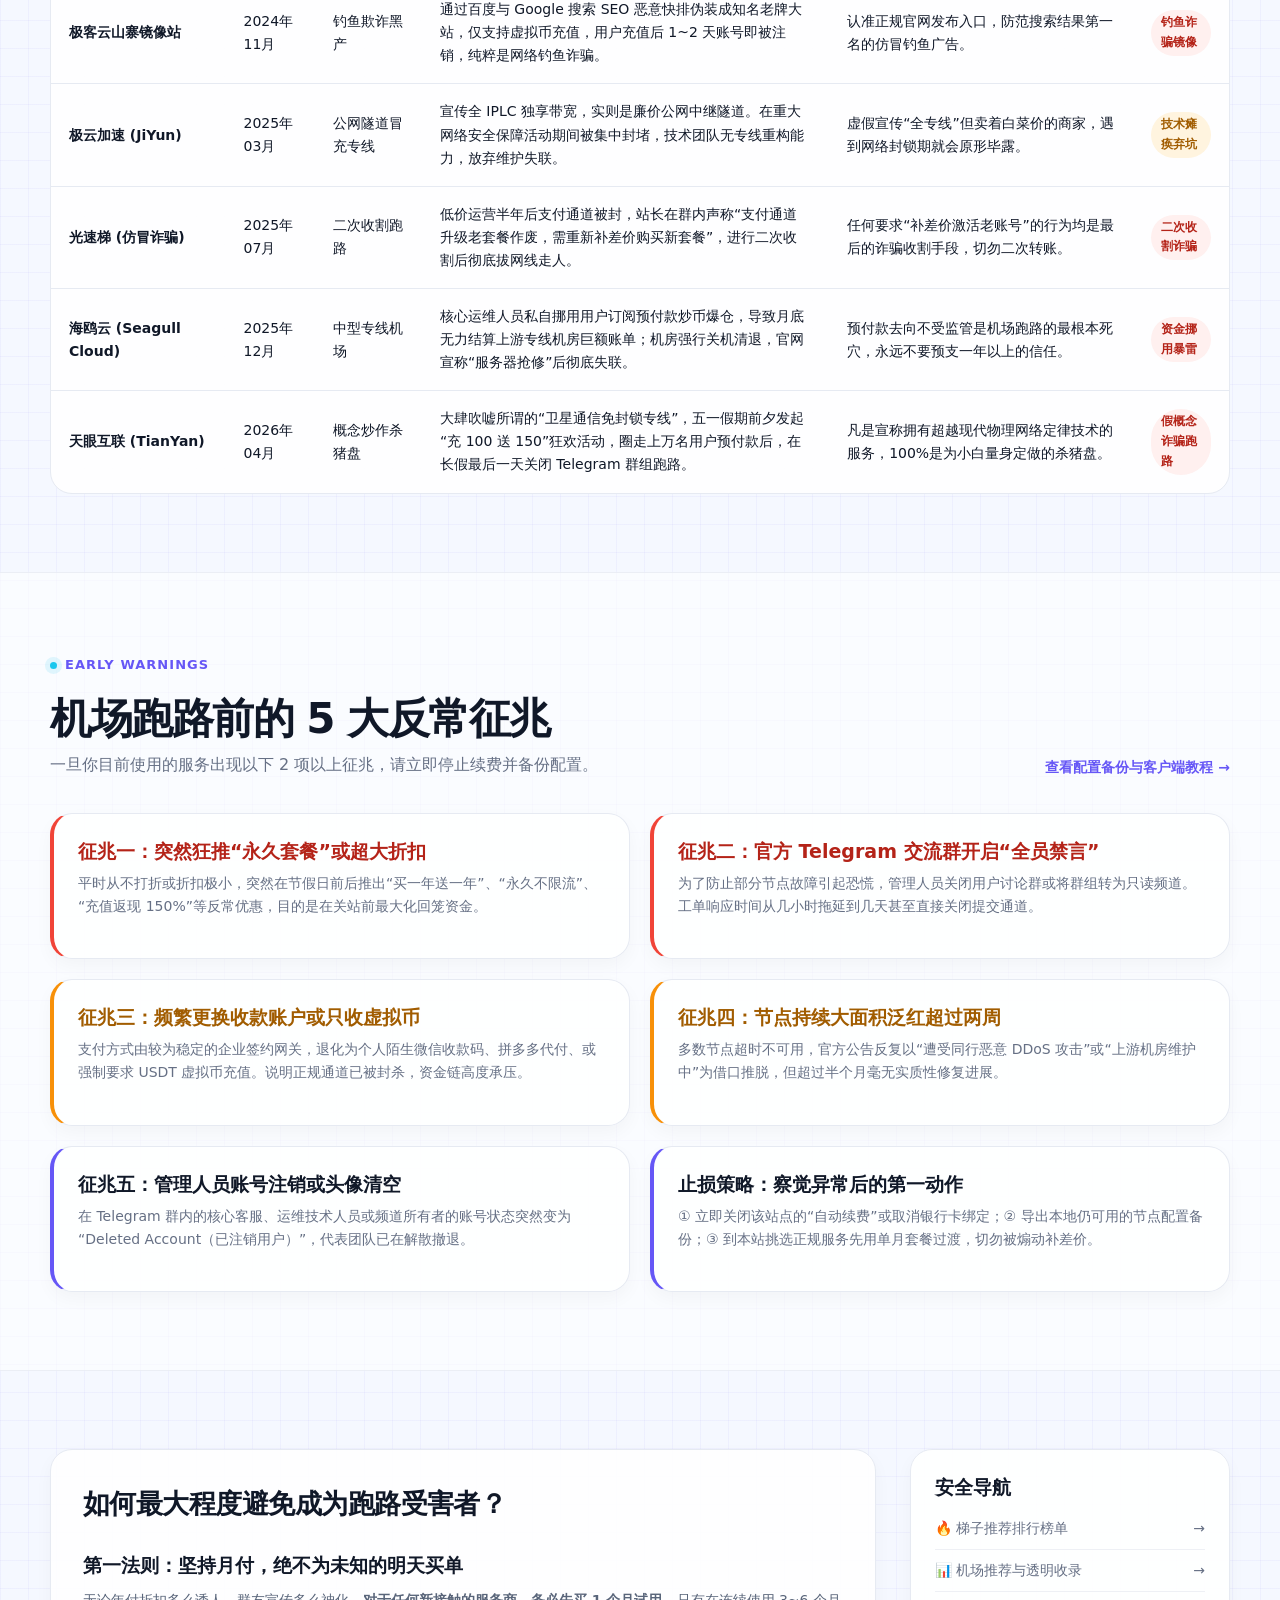
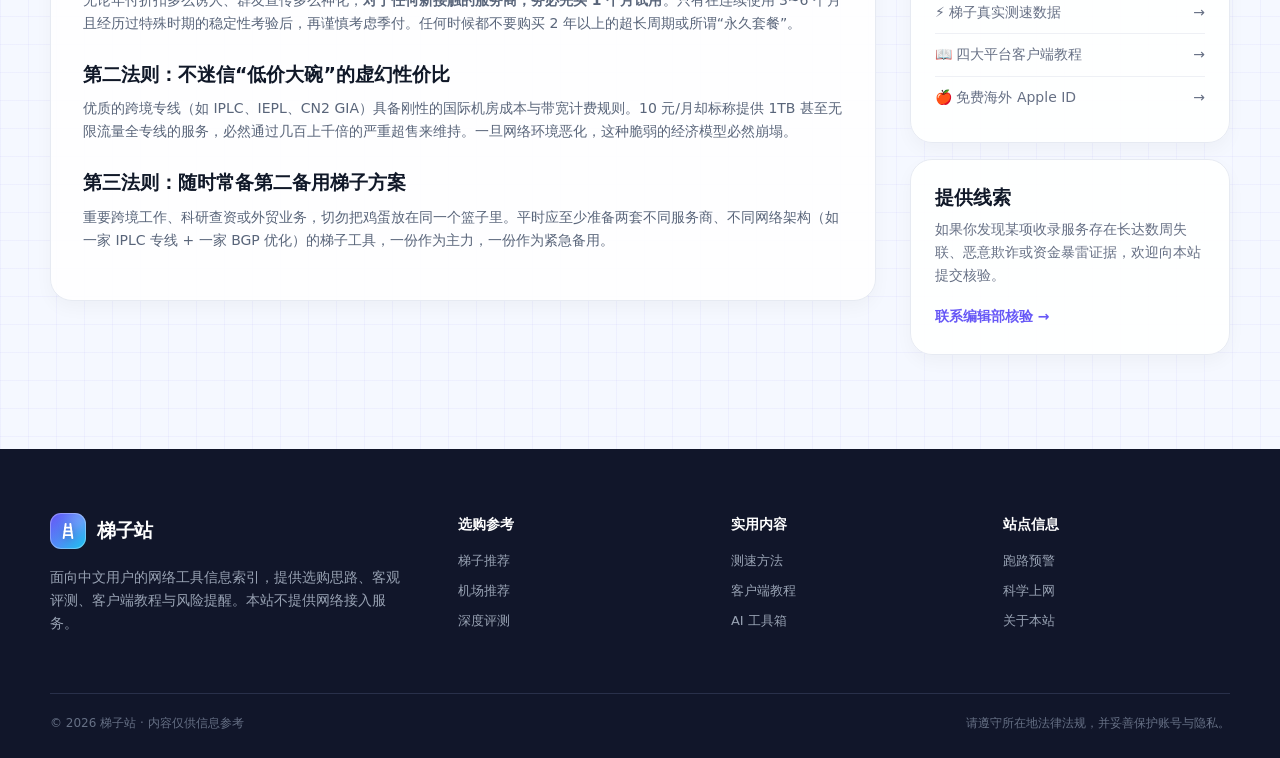
<file: alerts.html>
<!doctype html>
<html lang="zh-CN">
<head>
  <meta charset="utf-8">
  <meta name="viewport" content="width=device-width,initial-scale=1">
  <title>跑路预警｜2026年10月前 21 家跑路机场统计表与避坑指南 - 梯子站</title>
  <meta name="description" content="整理收录 2026 年 10 月之前行业内 21 家已知失联、跑路、倒闭或被查处的机场服务商统计，详细记录失联时间、事件起因与主要原因，提供购买前风险核验避坑指南。">
  <meta name="keywords" content="跑路预警, 跑路机场名单, 机场避坑, 机场失联自查, 梯子风险核验">
  <link rel="canonical" href="https://tizizhan.online/alerts.html">

  <meta name="geo.region" content="HK">
  <meta name="geo.placename" content="Hong Kong">
  <meta name="content-language" content="zh-CN">

  <meta property="og:site_name" content="梯子站">
  <meta property="og:type" content="article">
  <meta property="og:title" content="跑路预警｜2026年10月前 21 家跑路机场统计表与避坑指南">
  <meta property="og:description" content="记录 21 家已知失联或倒闭机场，提供购买前风险自查清单。">
  <meta property="og:url" content="https://tizizhan.online/alerts.html">
  <meta name="twitter:card" content="summary_large_image">

  <script type="application/ld+json">
  {
    "@context": "https://schema.org",
    "@type": "BreadcrumbList",
    "itemListElement": [
      {
        "@type": "ListItem",
        "position": 1,
        "name": "首页",
        "item": "https://tizizhan.online/"
      },
      {
        "@type": "ListItem",
        "position": 2,
        "name": "跑路预警",
        "item": "https://tizizhan.online/alerts.html"
      }
    ]
  }
  </script>

  <link rel="stylesheet" href="assets/styles.css">
</head>
<body data-page="alerts">
  <div data-site-header></div>
  <main>
    <section class="hero compact">
      <div class="container">
        <div class="eyebrow">RISK ARCHIVE · 2026 RUNAWAY INCIDENTS</div>
        <h1>跑路机场统计表与<br><span class="gradient-text">风险避坑指南</span></h1>
        <p class="hero-copy">“跑路预警”不是捕风捉影。本表梳理记录 2026 年 10 月之前行业内已确认失联、跑路、资金链断裂或被依法查封的 21 家代表性机场，剖析其跑路前的典型特征与真实诱因，帮助大家看清风险套路。</p>
        <div class="hero-actions">
          <a class="button primary" href="#alert-table">查看 21 家跑路机场统计表 <span class="arrow">↓</span></a>
          <a class="button secondary" href="#warning-signals">识别跑路前 5 大危险信号</a>
        </div>
      </div>
    </section>

    <!-- 跑路原因深度分类看板 -->
    <section class="section tint">
      <div class="container">
        <div class="section-heading">
          <div>
            <div class="eyebrow">Risk Classification</div>
            <h2>机场跑路四大主要诱因分析</h2>
            <p>大多数跑路并非突发偶然，而是低价恶性竞争、资金链断裂或蓄谋诈骗的必然结局。</p>
          </div>
        </div>
        <div class="grid grid-4">
          <div class="card">
            <div class="rank-head">
              <div class="icon-tile" style="margin:0">促</div>
              <span class="tag red">蓄谋圈钱</span>
            </div>
            <h3>大促后恶意卷款</h3>
            <p>在双十一、年终或节假日前夕，突然猛推“永久套餐”、“充100送150”或“买一年送一年”，集中收割大笔预付款后连夜关站删群。</p>
          </div>
          <div class="card">
            <div class="rank-head">
              <div class="icon-tile" style="margin:0">崩</div>
              <span class="tag orange">资金断裂</span>
            </div>
            <h3>低价超售无力维系</h3>
            <p>以 9.9 包月甚至几块钱超低价冲量，用户暴增导致带宽成本激增。一旦后续新用户增长停滞，无力结算机房账单，被迫拔线闭站。</p>
          </div>
          <div class="card">
            <div class="rank-head">
              <div class="icon-tile" style="margin:0">查</div>
              <span class="tag purple">不可抗力</span>
            </div>
            <h3>境内违规被查封</h3>
            <p>运营团队身处中国大陆境内，或公然使用境内支付宝/微信企业商户收款，被网安部门依法立案侦查，核心人员被传唤导致服务器查扣。</p>
          </div>
          <div class="card">
            <div class="rank-head">
              <div class="icon-tile" style="margin:0">链</div>
              <span class="tag red">上游暴雷</span>
            </div>
            <h3>专线被拔/支付冻结</h3>
            <p>上游 IPLC/IEPL 专线服务商突遭通报切断，或第三方聚合支付通道卷款跑路/资金冻结，机场主自身也是受害者但无力赔付只能失联。</p>
          </div>
        </div>
      </div>
    </section>

    <!-- 2026年10月前 21 家跑路机场统计大表 -->
    <section class="section" id="alert-table">
      <div class="container">
        <div class="section-heading">
          <div>
            <div class="eyebrow">Incident Table · 21 Services Recorded</div>
            <h2>2026 年 10 月前跑路机场统计档案</h2>
            <p>详细记录各家服务的失联日期时间、运营模式、真实跑路原因及给消费者的教训反思。</p>
          </div>
          <a class="text-link" href="ladder.html">查看当前正规推荐榜单 →</a>
        </div>

        <div class="notice red" style="margin-bottom:24px">
          <strong>重要警示：</strong>网络工具属于虚拟消耗品，任何宣称“永久有效”、“百年老店”或“永不封锁”的宣传均为谎言。下表记录已彻底失联的服务，请务必吸取教训，坚持<strong>按月付款、常备备份</strong>。
        </div>

        <div class="table-wrap">
          <table class="data-table">
            <thead>
              <tr>
                <th>机场名称</th>
                <th>失联 / 跑路时间</th>
                <th>模式与规模</th>
                <th>跑路 / 关闭真实原因</th>
                <th>避坑教训与警示</th>
                <th>状态定性</th>
              </tr>
            </thead>
            <tbody>
              <!-- 01 喵帕斯 -->
              <tr>
                <td><strong>喵帕斯 (NyanPASU)</strong></td>
                <td>2020年03月</td>
                <td>早期老牌大站 · 数万用户</td>
                <td>国内核心管理人员在境内被警方依法传唤调查（喝茶失联），服务器机房硬件与数据库被扣押，官网与官方 Telegram 频道永久失联。</td>
                <td>任何将核心运维人员或关键服务器放在境内的服务均存在极高不可抗力法律风险。</td>
                <td><span class="tag purple">依法查封</span></td>
              </tr>

              <!-- 02 速蛙云 -->
              <tr>
                <td><strong>速蛙云 (SUWACLOUD)</strong></td>
                <td>2022年07月</td>
                <td>传销级低价引流 · 超大规模</td>
                <td>行业最典型的蓄谋圈钱案。跑路前数月疯狂推销“买一年送一年”与高价“永久尊享套餐”，巨额预付款到账后突然解散全部群组并删库跑路。</td>
                <td>跑路前必有反常的大促销。凡是突然大推“永久套餐”或“超长周期买赠”的，99%准备卷款跑路。</td>
                <td><span class="tag red">蓄谋诈骗跑路</span></td>
              </tr>

              <!-- 03 布丁网络 -->
              <tr>
                <td><strong>布丁网络 (Pudding Cloud)</strong></td>
                <td>2021年11月</td>
                <td>9.9元超低价走量</td>
                <td>以超低价格恶性竞争吸纳巨量学生群体，用户剧增导致上游国际带宽账单暴涨，资金链断裂无力续费机房，站长单方面拉闸删库失联。</td>
                <td>价格远低于市场带宽成本的“赔本赚吆喝”服务，寿命通常很难超过 1 年。</td>
                <td><span class="tag orange">资金链断裂</span></td>
              </tr>

              <!-- 04 CordCloud -->
              <tr>
                <td><strong>CordCloud</strong></td>
                <td>2023年05月</td>
                <td>老牌高口碑专线机场</td>
                <td>运营多年的老牌服务，上游专线入口突遭严厉整顿拔线，核心团队遭遇不可抗力被调查，官网 DNS 停止解析，长期无人运维彻底停摆。</td>
                <td>老牌并不等于永远免死，专线入口的合规风险始终存在，必须保持月付。</td>
                <td><span class="tag purple">不可抗力关闭</span></td>
              </tr>

              <!-- 05 爱速云 -->
              <tr>
                <td><strong>爱速云 (iSuCloud)</strong></td>
                <td>2022年04月</td>
                <td>全专线噱头营销</td>
                <td>以“全专线免费大升级”为借口诱导老用户续费年付，资金入账两周后突然关闭主站，更换新域名后拒绝老用户导入，TG 交流群开启全员禁言后解散。</td>
                <td>升级节点不需要用户提前预付多年费用，警惕以升级为名义的催缴续费。</td>
                <td><span class="tag red">蓄谋关站</span></td>
              </tr>

              <!-- 06 桔子云 -->
              <tr>
                <td><strong>桔子云 (Orange Cloud)</strong></td>
                <td>2023年09月</td>
                <td>平价走量型</td>
                <td>后期超售极其严重导致全天候丢包卡顿，站长多次在频道谎称遭受“境外黑客持续 DDoS 攻击”，最终借口机房清退单方面关闭网站跑路。</td>
                <td>长期借口被攻击、长达数周无法修复网络的服务，实际上往往是无钱支付带宽账单的前兆。</td>
                <td><span class="tag orange">借故跑路</span></td>
              </tr>

              <!-- 07 极速云 -->
              <tr>
                <td><strong>极速云 (JiSu Cloud)</strong></td>
                <td>2023年11月</td>
                <td>千兆专线概念站</td>
                <td>运营不到 8 个月，双十一期间推出三年付 1.5 折骨折优惠，活动结束仅两周节点大面积报废超时，工单客服集体下线，携款数百万蒸发。</td>
                <td>逢年过节千万不要贪图折扣买三年付，宁愿每月多花 5 块钱买月付控制风险。</td>
                <td><span class="tag red">节日大促收割</span></td>
              </tr>

              <!-- 08 云翼网络 -->
              <tr>
                <td><strong>云翼网络 (YunYi)</strong></td>
                <td>2021年08月</td>
                <td>二道贩子中继</td>
                <td>自身没有机房运维能力，转售上游广港专线；上游供应商暴雷卷款跑路后，云翼无力承担巨额重新拉线成本，直接发布关停公告并未退款。</td>
                <td>尽量选择具备直接机房资源与多年稳定运维实力的商家，避开二道贩子小作坊。</td>
                <td><span class="tag orange">上游连带暴雷</span></td>
              </tr>

              <!-- 09 百灵鸟 -->
              <tr>
                <td><strong>百灵鸟 (Lark Cloud)</strong></td>
                <td>2022年10月</td>
                <td>轻量小众机场</td>
                <td>使用的第三方聚合易支付通道被风控冻结数月营业款，站长无自有流动资金垫付当月云服务商账单，被宿主机机房直接下架母机并格式化。</td>
                <td>支付通道异常、频繁更换个人收款二维码的机场，随时面临现金流断裂暴雷。</td>
                <td><span class="tag orange">支付冻结断流</span></td>
              </tr>

              <!-- 10 大华网络 -->
              <tr>
                <td><strong>大华网络 (DaHua)</strong></td>
                <td>2024年02月</td>
                <td>廉价合租小作坊</td>
                <td>采用廉价中继机器超量超售，遭遇骨干网大规模阻断与通报，机房直接清退硬件；站长兼职运营怕承担法律后果，连夜注销 TG 账号彻底失联。</td>
                <td>个人业余兼职搭建的小型“玩具机场”抗风险能力为零，随时可能因现实生活变故弃坑。</td>
                <td><span class="tag red">弃坑失联</span></td>
              </tr>

              <!-- 11 星链云 -->
              <tr>
                <td><strong>星链云 (StarLink 仿冒)</strong></td>
                <td>2024年06月</td>
                <td>碰瓷热点 · 快闪诈骗</td>
                <td>冒用海外星链名头，通过给各路推广博主开出高达 60% 虚高佣金快速吸纳小白用户，运营仅 3 个月积累数百万元年费后按预定计划关站跑路。</td>
                <td>警惕推广提成异常奇高、大打热点概念的全新快闪机场。</td>
                <td><span class="tag red">快闪式杀猪盘</span></td>
              </tr>

              <!-- 12 流星加速 -->
              <tr>
                <td><strong>流星加速 (Meteor)</strong></td>
                <td>2024年08月</td>
                <td>低延迟游戏加速向</td>
                <td>因使用违规跨境传输通道被三大运营商协同封堵，巨额合规保证金被没收，站长在 Telegram 频道发布无力支撑的告别信后解散。</td>
                <td>主打游戏低延迟的专线成本极高，抗封锁成本大，遇到整顿极脆弱。</td>
                <td><span class="tag orange">封堵清退</span></td>
              </tr>

              <!-- 13 叮当猫 -->
              <tr>
                <td><strong>叮当猫 (DingDang)</strong></td>
                <td>2023年03月</td>
                <td>学生个人业余搭建</td>
                <td>站长因毕业求职与个人现实生活原因无精力维护，加之面临合规风险，直接拔除所有 VPS 订阅节点并关闭网站，未作任何退款或数据交接。</td>
                <td>切勿把重要生产力与学术科研寄托在无专职技术运维的个人小站上。</td>
                <td><span class="tag red">个人关站跑路</span></td>
              </tr>

              <!-- 14 蓝天云 -->
              <tr>
                <td><strong>蓝天云 (BlueSky)</strong></td>
                <td>2022年12月</td>
                <td>中型综合机场</td>
                <td>遭同行黑灰产团伙持续长达半个月的大流量 DDoS 勒索攻击，高防清洗账单每天高达数千元，耗光所有备用资金后站长宣布无力回天关闭服务。</td>
                <td>机场圈黑客攻击极为猖獗，没有雄厚防攻击基础设施的服务商很容易被勒索拖垮。</td>
                <td><span class="tag orange">攻击瘫痪破产</span></td>
              </tr>

              <!-- 15 小牛加速 -->
              <tr>
                <td><strong>小牛加速 (Calf VPN)</strong></td>
                <td>2023年07月</td>
                <td>套壳流氓客户端</td>
                <td>主打“免配置一键翻墙客户端”，实为套壳开源项目并在后台偷盗用户剪贴板与浏览日志，被安全团队公开发文曝光后连夜关停服务器潜逃。</td>
                <td>坚决拒绝使用来源不明的第三方“一键专用客户端”，认准 Clash/v2rayNG 等开源核心。</td>
                <td><span class="tag red">恶意软件曝光潜逃</span></td>
              </tr>

              <!-- 16 红杏网络 -->
              <tr>
                <td><strong>红杏网络 (HongXing)</strong></td>
                <td>2020年09月</td>
                <td>早期商业化巨头</td>
                <td>在国内公然以正规科技公司名义开设网站并直连境内商业网银收款，被网安部门专案立案侦查，所有机房服务器被封存，主要负责人被依法判刑。</td>
                <td>在中国大陆境内公开商业化售卖跨境接入服务属于违法行为，这类站点随时会被雷霆查处。</td>
                <td><span class="tag purple">司法查处判刑</span></td>
              </tr>

              <!-- 17 极客云山寨镜像 -->
              <tr>
                <td><strong>极客云山寨镜像站</strong></td>
                <td>2024年11月</td>
                <td>钓鱼欺诈黑产</td>
                <td>通过百度与 Google 搜索 SEO 恶意快排伪装成知名老牌大站，仅支持虚拟币充值，用户充值后 1~2 天账号即被注销，纯粹是网络钓鱼诈骗。</td>
                <td>认准正规官网发布入口，防范搜索结果第一名的仿冒钓鱼广告。</td>
                <td><span class="tag red">钓鱼诈骗镜像</span></td>
              </tr>

              <!-- 18 极云加速 -->
              <tr>
                <td><strong>极云加速 (JiYun)</strong></td>
                <td>2025年03月</td>
                <td>公网隧道冒充专线</td>
                <td>宣传全 IPLC 独享带宽，实则是廉价公网中继隧道。在重大网络安全保障活动期间被集中封堵，技术团队无专线重构能力，放弃维护失联。</td>
                <td>虚假宣传“全专线”但卖着白菜价的商家，遇到网络封锁期就会原形毕露。</td>
                <td><span class="tag orange">技术瘫痪弃坑</span></td>
              </tr>

              <!-- 19 光速梯仿冒站 -->
              <tr>
                <td><strong>光速梯 (仿冒诈骗)</strong></td>
                <td>2025年07月</td>
                <td>二次收割跑路</td>
                <td>低价运营半年后支付通道被封，站长在群内声称“支付通道升级老套餐作废，需重新补差价购买新套餐”，进行二次收割后彻底拔网线走人。</td>
                <td>任何要求“补差价激活老账号”的行为均是最后的诈骗收割手段，切勿二次转账。</td>
                <td><span class="tag red">二次收割诈骗</span></td>
              </tr>

              <!-- 20 海鸥云 -->
              <tr>
                <td><strong>海鸥云 (Seagull Cloud)</strong></td>
                <td>2025年12月</td>
                <td>中型专线机场</td>
                <td>核心运维人员私自挪用用户订阅预付款炒币爆仓，导致月底无力结算上游专线机房巨额账单；机房强行关机清退，官网宣称“服务器抢修”后彻底失联。</td>
                <td>预付款去向不受监管是机场跑路的最根本死穴，永远不要预支一年以上的信任。</td>
                <td><span class="tag red">资金挪用暴雷</span></td>
              </tr>

              <!-- 21 天眼互联 -->
              <tr>
                <td><strong>天眼互联 (TianYan)</strong></td>
                <td>2026年04月</td>
                <td>概念炒作杀猪盘</td>
                <td>大肆吹嘘所谓的“卫星通信免封锁专线”，五一假期前夕发起“充 100 送 150”狂欢活动，圈走上万名用户预付款后，在长假最后一天关闭 Telegram 群组跑路。</td>
                <td>凡是宣称拥有超越现代物理网络定律技术的服务，100%是为小白量身定做的杀猪盘。</td>
                <td><span class="tag red">假概念诈骗跑路</span></td>
              </tr>
            </tbody>
          </table>
        </div>
      </div>
    </section>

    <!-- 跑路前 5 大高危预警信号 -->
    <section class="section tint" id="warning-signals">
      <div class="container">
        <div class="section-heading">
          <div>
            <div class="eyebrow">Early Warnings</div>
            <h2>机场跑路前的 5 大反常征兆</h2>
            <p>一旦你目前使用的服务出现以下 2 项以上征兆，请立即停止续费并备份配置。</p>
          </div>
          <a class="text-link" href="tutorials.html">查看配置备份与客户端教程 →</a>
        </div>

        <div class="grid grid-2">
          <div class="card" style="border-left:4px solid var(--red)">
            <h3 style="color:#b42318">征兆一：突然狂推“永久套餐”或超大折扣</h3>
            <p>平时从不打折或折扣极小，突然在节假日前后推出“买一年送一年”、“永久不限流”、“充值返现 150%”等反常优惠，目的是在关站前最大化回笼资金。</p>
          </div>

          <div class="card" style="border-left:4px solid var(--red)">
            <h3 style="color:#b42318">征兆二：官方 Telegram 交流群开启“全员禁言”</h3>
            <p>为了防止部分节点故障引起恐慌，管理人员关闭用户讨论群或将群组转为只读频道。工单响应时间从几小时拖延到几天甚至直接关闭提交通道。</p>
          </div>

          <div class="card" style="border-left:4px solid var(--orange)">
            <h3 style="color:#a15c00">征兆三：频繁更换收款账户或只收虚拟币</h3>
            <p>支付方式由较为稳定的企业签约网关，退化为个人陌生微信收款码、拼多多代付、或强制要求 USDT 虚拟币充值。说明正规通道已被封杀，资金链高度承压。</p>
          </div>

          <div class="card" style="border-left:4px solid var(--orange)">
            <h3 style="color:#a15c00">征兆四：节点持续大面积泛红超过两周</h3>
            <p>多数节点超时不可用，官方公告反复以“遭受同行恶意 DDoS 攻击”或“上游机房维护中”为借口推脱，但超过半个月毫无实质性修复进展。</p>
          </div>

          <div class="card" style="border-left:4px solid var(--purple)">
            <h3>征兆五：管理人员账号注销或头像清空</h3>
            <p>在 Telegram 群内的核心客服、运维技术人员或频道所有者的账号状态突然变为“Deleted Account（已注销用户）”，代表团队已在解散撤退。</p>
          </div>

          <div class="card" style="border-left:4px solid var(--purple)">
            <h3>止损策略：察觉异常后的第一动作</h3>
            <p>① 立即关闭该站点的“自动续费”或取消银行卡绑定；② 导出本地仍可用的节点配置备份；③ 到本站挑选正规服务先用单月套餐过渡，切勿被煽动补差价。</p>
          </div>
        </div>
      </div>
    </section>

    <!-- 消费者购买前风险核验法则 -->
    <section class="section">
      <div class="container content-shell">
        <article class="card prose">
          <h2>如何最大程度避免成为跑路受害者？</h2>
          <h3>第一法则：坚持月付，绝不为未知的明天买单</h3>
          <p>无论年付折扣多么诱人、群友宣传多么神化，<strong>对于任何新接触的服务商，务必先买 1 个月试用</strong>。只有在连续使用 3~6 个月且经历过特殊时期的稳定性考验后，再谨慎考虑季付。任何时候都不要购买 2 年以上的超长周期或所谓“永久套餐”。</p>

          <h3>第二法则：不迷信“低价大碗”的虚幻性价比</h3>
          <p>优质的跨境专线（如 IPLC、IEPL、CN2 GIA）具备刚性的国际机房成本与带宽计费规则。10 元/月却标称提供 1TB 甚至无限流量全专线的服务，必然通过几百上千倍的严重超售来维持。一旦网络环境恶化，这种脆弱的经济模型必然崩塌。</p>

          <h3>第三法则：随时常备第二备用梯子方案</h3>
          <p>重要跨境工作、科研查资或外贸业务，切勿把鸡蛋放在同一个篮子里。平时应至少准备两套不同服务商、不同网络架构（如一家 IPLC 专线 + 一家 BGP 优化）的梯子工具，一份作为主力，一份作为紧急备用。</p>
        </article>

        <aside class="sidebar">
          <div class="card">
            <h3>安全导航</h3>
            <div class="sidebar-nav">
              <a href="ladder.html">🔥 梯子推荐排行榜单 <span>→</span></a>
              <a href="airports.html">📊 机场推荐与透明收录 <span>→</span></a>
              <a href="speed-test.html">⚡ 梯子真实测速数据 <span>→</span></a>
              <a href="tutorials.html">📖 四大平台客户端教程 <span>→</span></a>
              <a href="apple-id.html">🍎 免费海外 Apple ID <span>→</span></a>
            </div>
          </div>
          <div class="card">
            <h3>提供线索</h3>
            <p>如果你发现某项收录服务存在长达数周失联、恶意欺诈或资金暴雷证据，欢迎向本站提交核验。</p>
            <a class="text-link" href="about.html#contact">联系编辑部核验 →</a>
          </div>
        </aside>
      </div>
    </section>
  </main>
  <div data-site-footer></div>
  <script src="assets/site.js"></script>
</body>
</html>
</file>
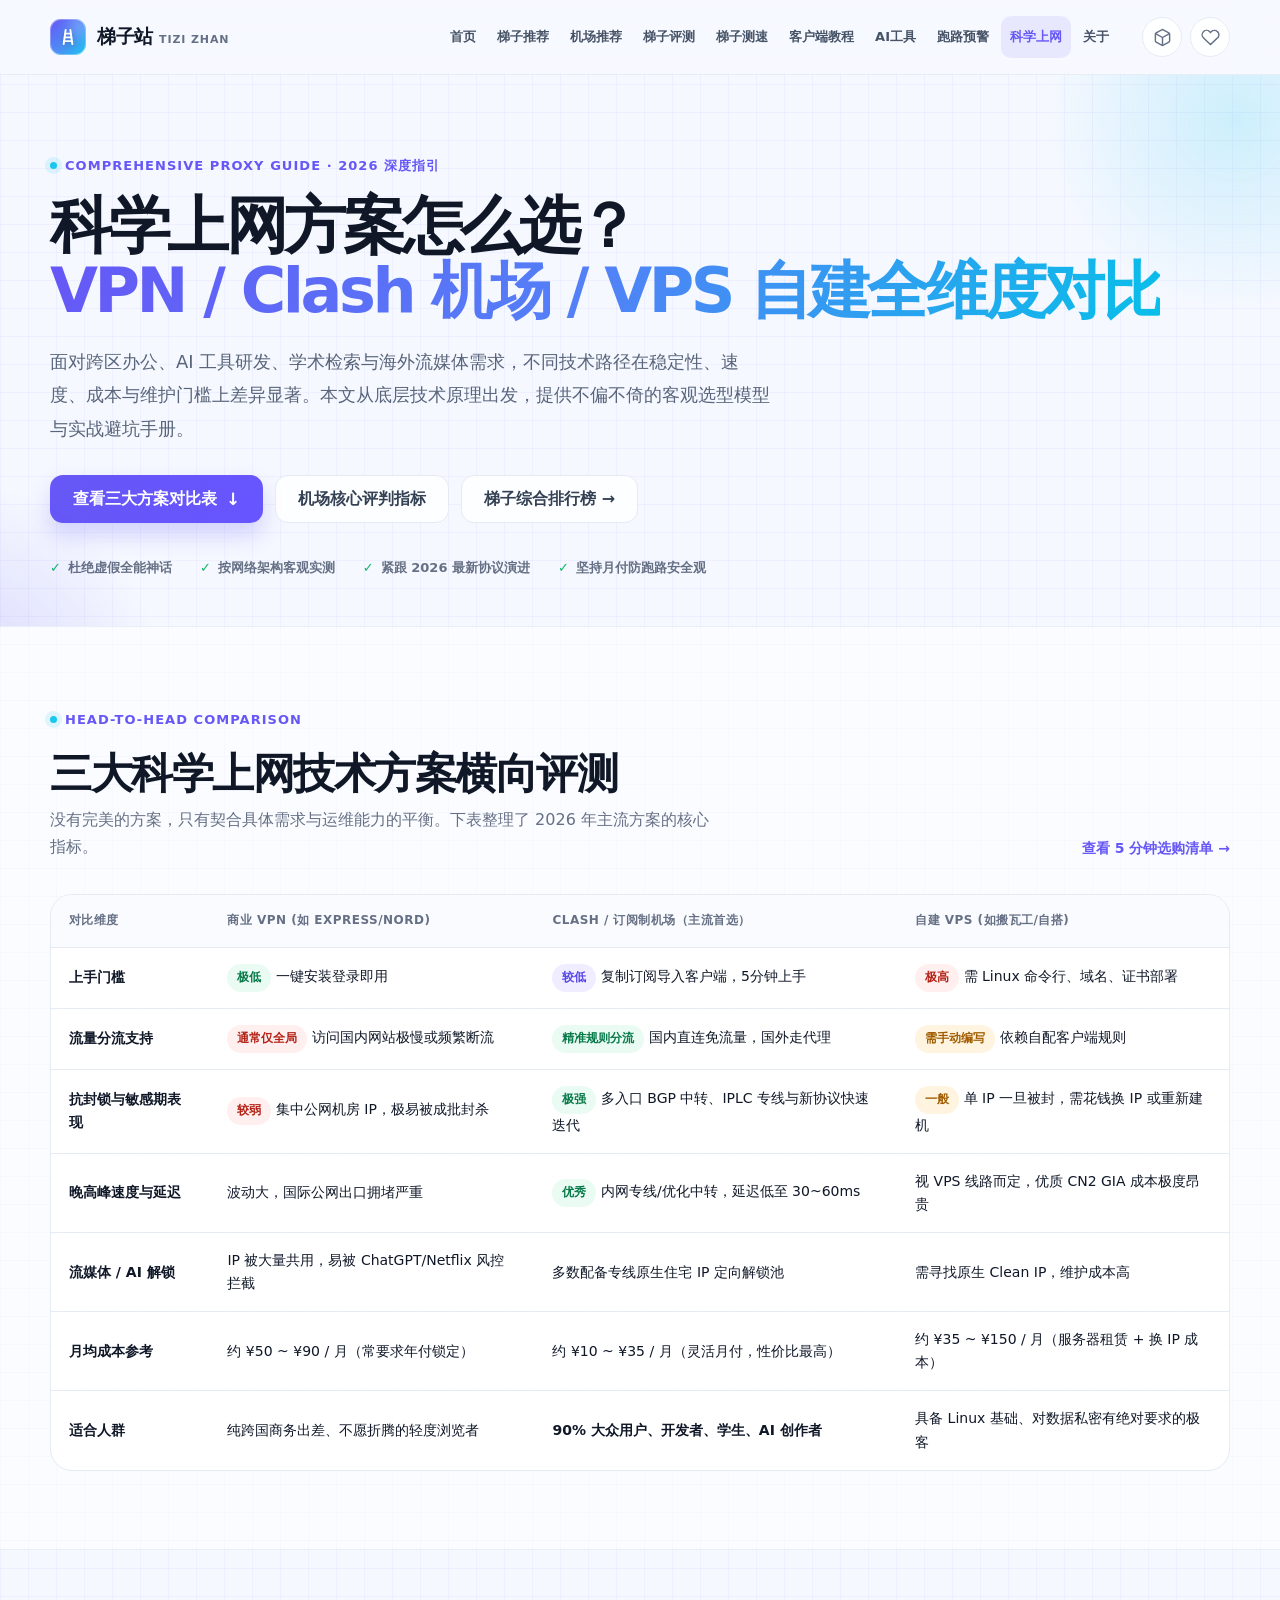
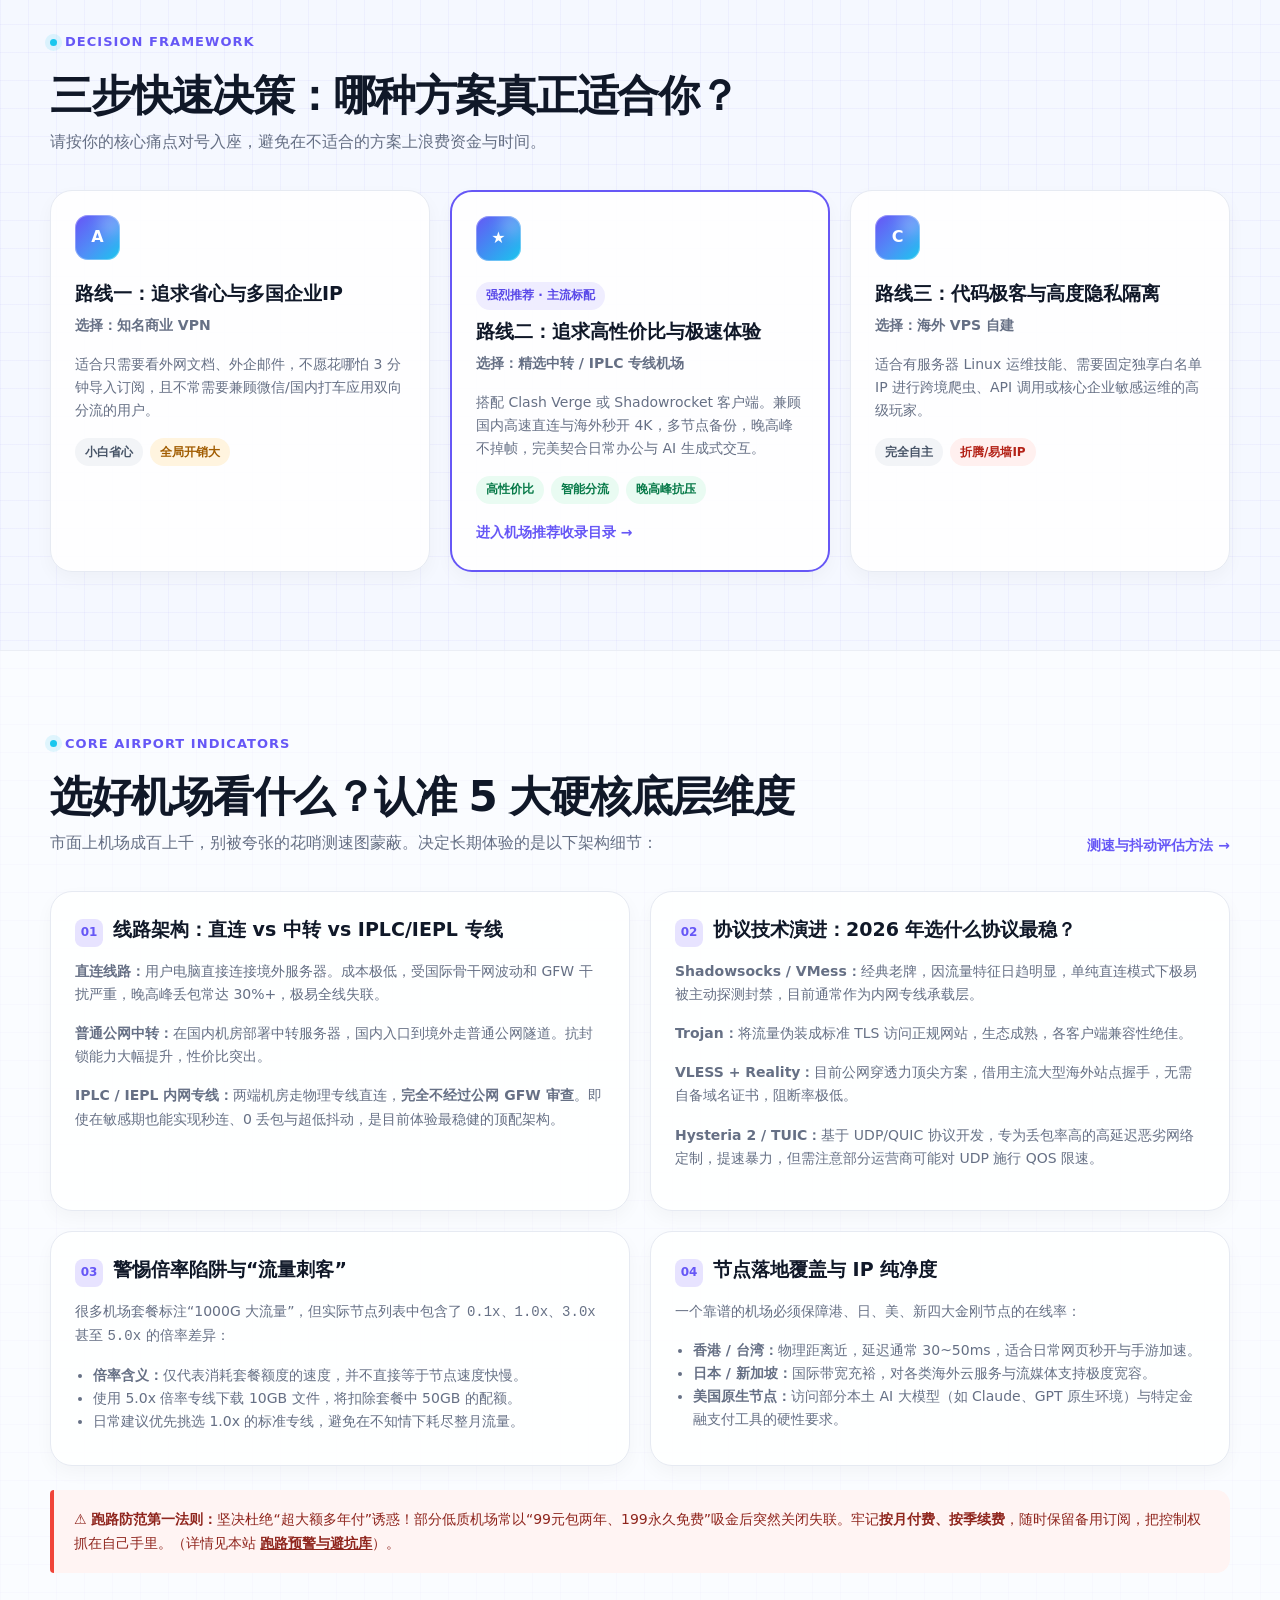
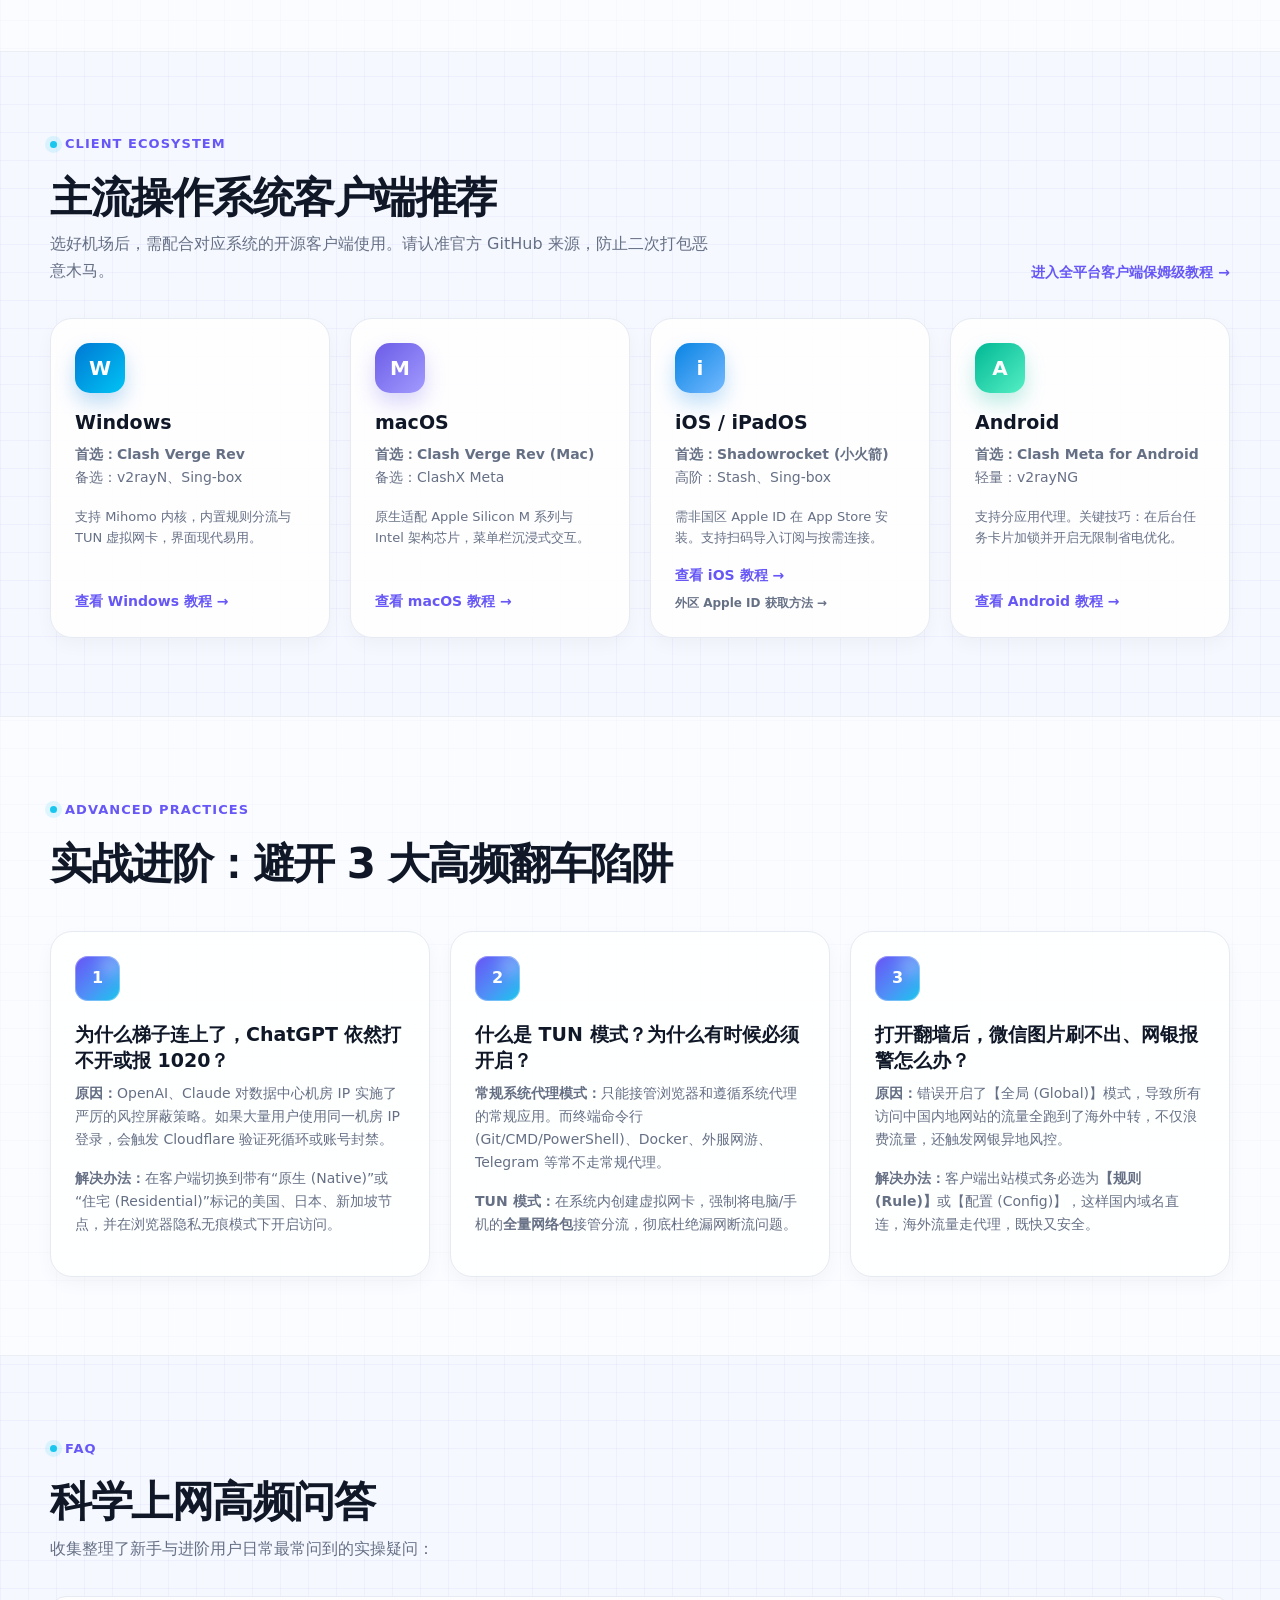
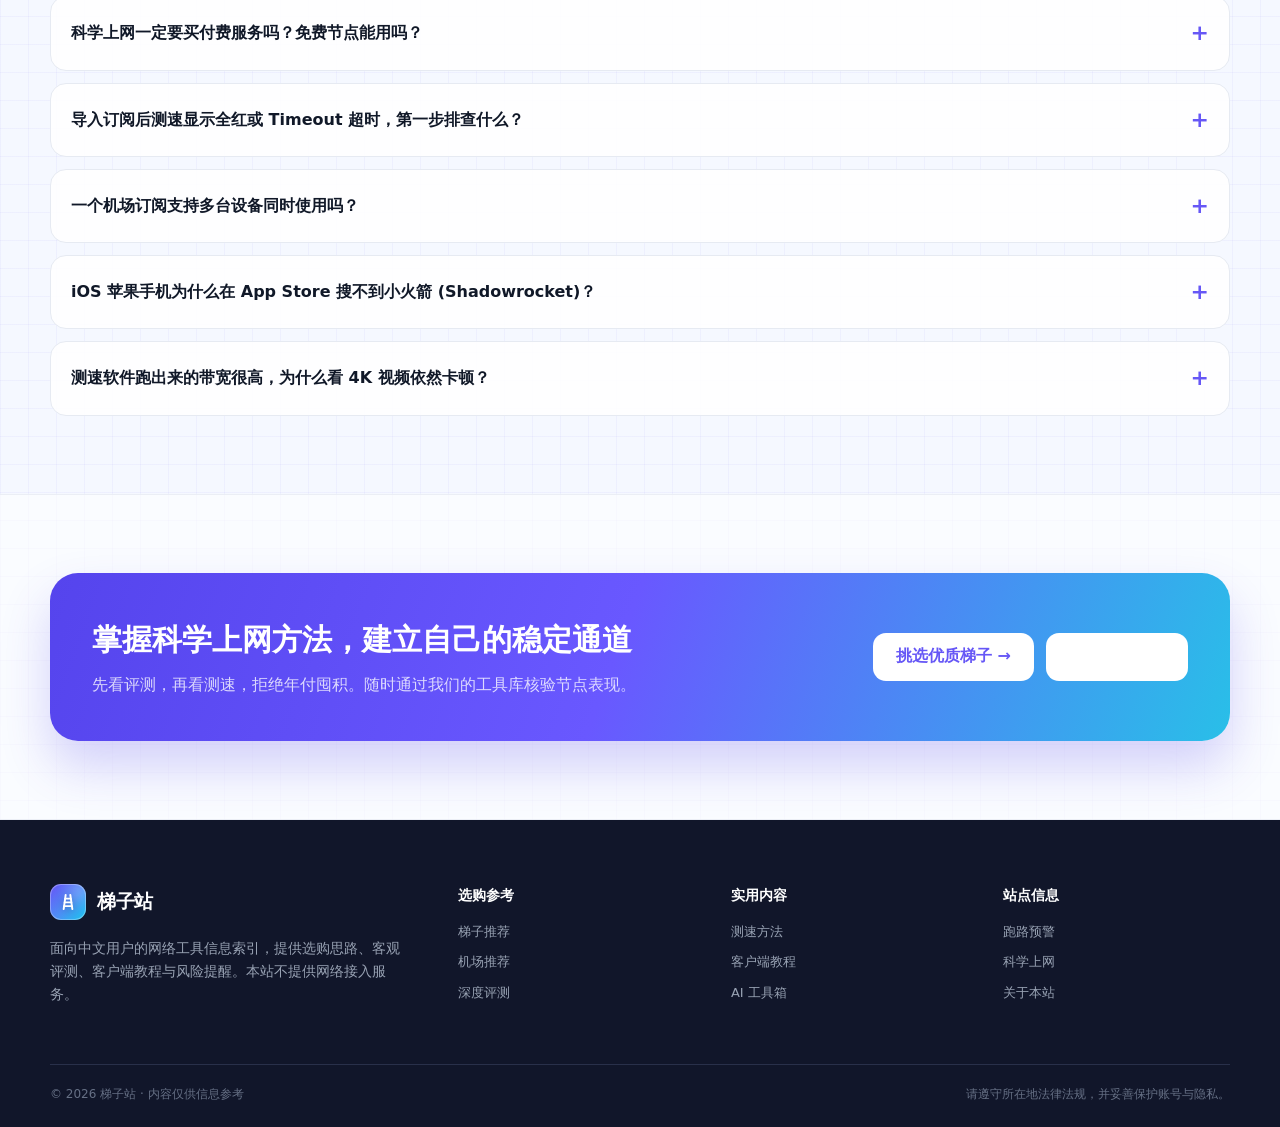
<file: apple-id.html>
<!doctype html>
<html lang="zh-CN">
<head>
  <meta charset="utf-8">
  <meta name="viewport" content="width=device-width,initial-scale=1">
  <title>科学上网方案完全指南（2026）｜VPN / Clash 机场 / VPS 自建深度对比与选型实操 - 梯子站</title>
  <meta name="description" content="2026年科学上网三大主流方案深度横向评测：商业VPN、Clash/Mihomo机场订阅与VPS自建对比。包含IPLC专线与协议选择、全平台客户端推荐、晚高峰提速、ChatGPT及流媒体解锁排障全指南。">
  <meta name="keywords" content="科学上网, 机场推荐, 梯子推荐, Clash机场, VPN对比, IPLC专线, Shadowsocks, Reality, Hysteria2, Clash Verge">
  <link rel="canonical" href="https://tizizhan.online/apple-id.html">

  <meta name="geo.region" content="HK">
  <meta name="geo.placename" content="Hong Kong">
  <meta name="content-language" content="zh-CN">

  <meta property="og:site_name" content="梯子站">
  <meta property="og:title" content="科学上网方案完全指南（2026）｜VPN / Clash 机场 / VPS 自建深度对比">
  <meta property="og:description" content="用数据与实测说话：科学上网三大方案对比表、机场线路类型拆解、协议抗封锁选型与全平台避坑指南。">
  <meta property="og:type" content="article">
  <meta property="og:url" content="https://tizizhan.online/apple-id.html">
  <meta name="twitter:card" content="summary_large_image">
  <link rel="stylesheet" href="assets/styles.css">
  <script type="application/ld+json">
  {
    "@context": "https://schema.org",
    "@type": "TechArticle",
    "headline": "科学上网方案完全指南（2026）：VPN / Clash 机场 / VPS 自建深度评测与选型",
    "datePublished": "2026-01-10",
    "dateModified": "2026-10-14",
    "author": {
      "@type": "Organization",
      "name": "梯子站编辑部"
    },
    "description": "客观梳理网络工具选型框架：商业VPN、Clash机场订阅与自建梯子优劣对比，从专线架构到客户端分流保姆级指引。"
  }
  </script>
</head>
<body data-page="apple">
  <div data-site-header></div>
  <main>
    <!-- Hero 区域 -->
    <section class="hero compact">
      <div class="container">
        <div class="eyebrow">COMPREHENSIVE PROXY GUIDE · 2026 深度指引</div>
        <h1>科学上网方案怎么选？<br><span class="gradient-text">VPN / Clash 机场 / VPS 自建全维度对比</span></h1>
        <p class="hero-copy">面对跨区办公、AI 工具研发、学术检索与海外流媒体需求，不同技术路径在稳定性、速度、成本与维护门槛上差异显著。本文从底层技术原理出发，提供不偏不倚的客观选型模型与实战避坑手册。</p>
        
        <div class="hero-actions">
          <a class="button primary" href="#compare-table">查看三大方案对比表 <span class="arrow">↓</span></a>
          <a class="button secondary" href="#airport-metrics">机场核心评判指标</a>
          <a class="button secondary" href="ladder.html">梯子综合排行榜 →</a>
        </div>

        <div class="trust-row">
          <span>杜绝虚假全能神话</span>
          <span>按网络架构客观实测</span>
          <span>紧跟 2026 最新协议演进</span>
          <span>坚持月付防跑路安全观</span>
        </div>
      </div>
    </section>

    <!-- 方案对比表格与决策树 -->
    <section class="section tint" id="compare-table">
      <div class="container">
        <div class="section-heading">
          <div>
            <div class="eyebrow">Head-to-head comparison</div>
            <h2>三大科学上网技术方案横向评测</h2>
            <p>没有完美的方案，只有契合具体需求与运维能力的平衡。下表整理了 2026 年主流方案的核心指标。</p>
          </div>
          <a class="text-link" href="ladder.html#checklist">查看 5 分钟选购清单 →</a>
        </div>

        <div class="table-wrap">
          <table class="data-table">
            <thead>
              <tr>
                <th style="min-width:130px">对比维度</th>
                <th style="min-width:200px">商业 VPN (如 Express/Nord)</th>
                <th style="min-width:220px">Clash / 订阅制机场（主流首选）</th>
                <th style="min-width:210px">自建 VPS (如搬瓦工/自搭)</th>
              </tr>
            </thead>
            <tbody>
              <tr>
                <td><strong>上手门槛</strong></td>
                <td><span class="tag green">极低</span> 一键安装登录即用</td>
                <td><span class="tag purple">较低</span> 复制订阅导入客户端，5分钟上手</td>
                <td><span class="tag red">极高</span> 需 Linux 命令行、域名、证书部署</td>
              </tr>
              <tr>
                <td><strong>流量分流支持</strong></td>
                <td><span class="tag red">通常仅全局</span> 访问国内网站极慢或频繁断流</td>
                <td><span class="tag green">精准规则分流</span> 国内直连免流量，国外走代理</td>
                <td><span class="tag orange">需手动编写</span> 依赖自配客户端规则</td>
              </tr>
              <tr>
                <td><strong>抗封锁与敏感期表现</strong></td>
                <td><span class="tag red">较弱</span> 集中公网机房 IP，极易被成批封杀</td>
                <td><span class="tag green">极强</span> 多入口 BGP 中转、IPLC 专线与新协议快速迭代</td>
                <td><span class="tag orange">一般</span> 单 IP 一旦被封，需花钱换 IP 或重新建机</td>
              </tr>
              <tr>
                <td><strong>晚高峰速度与延迟</strong></td>
                <td>波动大，国际公网出口拥堵严重</td>
                <td><span class="tag green">优秀</span> 内网专线/优化中转，延迟低至 30~60ms</td>
                <td>视 VPS 线路而定，优质 CN2 GIA 成本极度昂贵</td>
              </tr>
              <tr>
                <td><strong>流媒体 / AI 解锁</strong></td>
                <td>IP 被大量共用，易被 ChatGPT/Netflix 风控拦截</td>
                <td>多数配备专线原生住宅 IP 定向解锁池</td>
                <td>需寻找原生 Clean IP，维护成本高</td>
              </tr>
              <tr>
                <td><strong>月均成本参考</strong></td>
                <td>约 ¥50 ~ ¥90 / 月（常要求年付锁定）</td>
                <td>约 ¥10 ~ ¥35 / 月（灵活月付，性价比最高）</td>
                <td>约 ¥35 ~ ¥150 / 月（服务器租赁 + 换 IP 成本）</td>
              </tr>
              <tr>
                <td><strong>适合人群</strong></td>
                <td>纯跨国商务出差、不愿折腾的轻度浏览者</td>
                <td><strong>90% 大众用户、开发者、学生、AI 创作者</strong></td>
                <td>具备 Linux 基础、对数据私密有绝对要求的极客</td>
              </tr>
            </tbody>
          </table>
        </div>
      </div>
    </section>

    <!-- 决策树：5 秒自测 -->
    <section class="section">
      <div class="container">
        <div class="section-heading">
          <div>
            <div class="eyebrow">Decision framework</div>
            <h2>三步快速决策：哪种方案真正适合你？</h2>
            <p>请按你的核心痛点对号入座，避免在不适合的方案上浪费资金与时间。</p>
          </div>
        </div>

        <div class="grid grid-3">
          <div class="card">
            <div class="icon-tile">A</div>
            <h3>路线一：追求省心与多国企业IP</h3>
            <p><strong>选择：知名商业 VPN</strong></p>
            <p>适合只需要看外网文档、外企邮件，不愿花哪怕 3 分钟导入订阅，且不常需要兼顾微信/国内打车应用双向分流的用户。</p>
            <div class="tag-row">
              <span class="tag">小白省心</span>
              <span class="tag orange">全局开销大</span>
            </div>
          </div>

          <div class="card" style="border: 2px solid var(--purple)">
            <div class="icon-tile" style="background: linear-gradient(135deg, var(--purple), var(--cyan))">★</div>
            <div class="tag purple" style="margin-bottom:8px">强烈推荐 · 主流标配</div>
            <h3>路线二：追求高性价比与极速体验</h3>
            <p><strong>选择：精选中转 / IPLC 专线机场</strong></p>
            <p>搭配 Clash Verge 或 Shadowrocket 客户端。兼顾国内高速直连与海外秒开 4K，多节点备份，晚高峰不掉帧，完美契合日常办公与 AI 生成式交互。</p>
            <div class="tag-row">
              <span class="tag green">高性价比</span>
              <span class="tag green">智能分流</span>
              <span class="tag green">晚高峰抗压</span>
            </div>
            <a class="text-link" href="airports.html">进入机场推荐收录目录 →</a>
          </div>

          <div class="card">
            <div class="icon-tile">C</div>
            <h3>路线三：代码极客与高度隐私隔离</h3>
            <p><strong>选择：海外 VPS 自建</strong></p>
            <p>适合有服务器 Linux 运维技能、需要固定独享白名单 IP 进行跨境爬虫、API 调用或核心企业敏感运维的高级玩家。</p>
            <div class="tag-row">
              <span class="tag">完全自主</span>
              <span class="tag red">折腾/易墙IP</span>
            </div>
          </div>
        </div>
      </div>
    </section>

    <!-- 机场核心指标拆解 -->
    <section class="section tint" id="airport-metrics">
      <div class="container">
        <div class="section-heading">
          <div>
            <div class="eyebrow">Core airport indicators</div>
            <h2>选好机场看什么？认准 5 大硬核底层维度</h2>
            <p>市面上机场成百上千，别被夸张的花哨测速图蒙蔽。决定长期体验的是以下架构细节：</p>
          </div>
          <a class="text-link" href="speed-test.html">测速与抖动评估方法 →</a>
        </div>

        <div class="grid grid-2">
          <div class="card">
            <div class="step-card-head">
              <span class="step-number">01</span>
              <h3>线路架构：直连 vs 中转 vs IPLC/IEPL 专线</h3>
            </div>
            <p><strong>直连线路：</strong>用户电脑直接连接境外服务器。成本极低，受国际骨干网波动和 GFW 干扰严重，晚高峰丢包常达 30%+，极易全线失联。</p>
            <p><strong>普通公网中转：</strong>在国内机房部署中转服务器，国内入口到境外走普通公网隧道。抗封锁能力大幅提升，性价比突出。</p>
            <p><strong>IPLC / IEPL 内网专线：</strong>两端机房走物理专线直连，<strong>完全不经过公网 GFW 审查</strong>。即使在敏感期也能实现秒连、0 丢包与超低抖动，是目前体验最稳健的顶配架构。</p>
          </div>

          <div class="card">
            <div class="step-card-head">
              <span class="step-number">02</span>
              <h3>协议技术演进：2026 年选什么协议最稳？</h3>
            </div>
            <p><strong>Shadowsocks / VMess：</strong>经典老牌，因流量特征日趋明显，单纯直连模式下极易被主动探测封禁，目前通常作为内网专线承载层。</p>
            <p><strong>Trojan：</strong>将流量伪装成标准 TLS 访问正规网站，生态成熟，各客户端兼容性绝佳。</p>
            <p><strong>VLESS + Reality：</strong>目前公网穿透力顶尖方案，借用主流大型海外站点握手，无需自备域名证书，阻断率极低。</p>
            <p><strong>Hysteria 2 / TUIC：</strong>基于 UDP/QUIC 协议开发，专为丢包率高的高延迟恶劣网络定制，提速暴力，但需注意部分运营商可能对 UDP 施行 QOS 限速。</p>
          </div>

          <div class="card">
            <div class="step-card-head">
              <span class="step-number">03</span>
              <h3>警惕倍率陷阱与“流量刺客”</h3>
            </div>
            <p>很多机场套餐标注“1000G 大流量”，但实际节点列表中包含了 <code>0.1x</code>、<code>1.0x</code>、<code>3.0x</code> 甚至 <code>5.0x</code> 的倍率差异：</p>
            <ul style="padding-left:18px;margin:8px 0;color:var(--muted);font-size:14px">
              <li><strong>倍率含义：</strong>仅代表消耗套餐额度的速度，并不直接等于节点速度快慢。</li>
              <li>使用 5.0x 倍率专线下载 10GB 文件，将扣除套餐中 50GB 的配额。</li>
              <li>日常建议优先挑选 1.0x 的标准专线，避免在不知情下耗尽整月流量。</li>
            </ul>
          </div>

          <div class="card">
            <div class="step-card-head">
              <span class="step-number">04</span>
              <h3>节点落地覆盖与 IP 纯净度</h3>
            </div>
            <p>一个靠谱的机场必须保障港、日、美、新四大金刚节点的在线率：</p>
            <ul style="padding-left:18px;margin:8px 0;color:var(--muted);font-size:14px">
              <li><strong>香港 / 台湾：</strong>物理距离近，延迟通常 30~50ms，适合日常网页秒开与手游加速。</li>
              <li><strong>日本 / 新加坡：</strong>国际带宽充裕，对各类海外云服务与流媒体支持极度宽容。</li>
              <li><strong>美国原生节点：</strong>访问部分本土 AI 大模型（如 Claude、GPT 原生环境）与特定金融支付工具的硬性要求。</li>
            </ul>
          </div>
        </div>

        <div class="notice red" style="margin-top:24px">
          <strong>⚠️ 跑路防范第一法则：</strong>坚决杜绝“超大额多年付”诱惑！部分低质机场常以“99元包两年、199永久免费”吸金后突然关闭失联。牢记<strong>按月付费、按季续费</strong>，随时保留备用订阅，把控制权抓在自己手里。（详情见本站 <a href="alerts.html" style="font-weight:700;text-decoration:underline">跑路预警与避坑库</a>）。
        </div>
      </div>
    </section>

    <!-- 客户端选型生态速览 -->
    <section class="section">
      <div class="container">
        <div class="section-heading">
          <div>
            <div class="eyebrow">Client ecosystem</div>
            <h2>主流操作系统客户端推荐</h2>
            <p>选好机场后，需配合对应系统的开源客户端使用。请认准官方 GitHub 来源，防止二次打包恶意木马。</p>
          </div>
          <a class="text-link" href="tutorials.html">进入全平台客户端保姆级教程 →</a>
        </div>

        <div class="grid grid-4">
          <div class="card platform-card">
            <div class="platform-icon win">W</div>
            <h3>Windows</h3>
            <p><strong>首选：Clash Verge Rev</strong><br>备选：v2rayN、Sing-box</p>
            <p style="font-size:13px;color:var(--muted)">支持 Mihomo 内核，内置规则分流与 TUN 虚拟网卡，界面现代易用。</p>
            <a class="text-link" href="tutorials.html#windows">查看 Windows 教程 →</a>
          </div>

          <div class="card platform-card">
            <div class="platform-icon mac">M</div>
            <h3>macOS</h3>
            <p><strong>首选：Clash Verge Rev (Mac)</strong><br>备选：ClashX Meta</p>
            <p style="font-size:13px;color:var(--muted)">原生适配 Apple Silicon M 系列与 Intel 架构芯片，菜单栏沉浸式交互。</p>
            <a class="text-link" href="tutorials.html#macos">查看 macOS 教程 →</a>
          </div>

          <div class="card platform-card">
            <div class="platform-icon ios">i</div>
            <h3>iOS / iPadOS</h3>
            <p><strong>首选：Shadowrocket (小火箭)</strong><br>高阶：Stash、Sing-box</p>
            <p style="font-size:13px;color:var(--muted)">需非国区 Apple ID 在 App Store 安装。支持扫码导入订阅与按需连接。</p>
            <div style="display:flex;flex-direction:column;gap:6px;margin-top:auto">
              <a class="text-link" href="tutorials.html#ios">查看 iOS 教程 →</a>
              <a class="text-link" href="tutorials.html#ios" style="font-size:12px;color:var(--muted)">外区 Apple ID 获取方法 →</a>
            </div>
          </div>

          <div class="card platform-card">
            <div class="platform-icon android">A</div>
            <h3>Android</h3>
            <p><strong>首选：Clash Meta for Android</strong><br>轻量：v2rayNG</p>
            <p style="font-size:13px;color:var(--muted)">支持分应用代理。关键技巧：在后台任务卡片加锁并开启无限制省电优化。</p>
            <a class="text-link" href="tutorials.html#android">查看 Android 教程 →</a>
          </div>
        </div>
      </div>
    </section>

    <!-- 高阶实战技巧：ChatGPT、流媒体与 TUN 模式 -->
    <section class="section tint">
      <div class="container">
        <div class="section-heading">
          <div>
            <div class="eyebrow">Advanced practices</div>
            <h2>实战进阶：避开 3 大高频翻车陷阱</h2>
          </div>
        </div>

        <div class="grid grid-3">
          <div class="card">
            <div class="icon-tile">1</div>
            <h3>为什么梯子连上了，ChatGPT 依然打不开或报 1020？</h3>
            <p><strong>原因：</strong>OpenAI、Claude 对数据中心机房 IP 实施了严厉的风控屏蔽策略。如果大量用户使用同一机房 IP 登录，会触发 Cloudflare 验证死循环或账号封禁。</p>
            <p><strong>解决办法：</strong>在客户端切换到带有“原生 (Native)”或“住宅 (Residential)”标记的美国、日本、新加坡节点，并在浏览器隐私无痕模式下开启访问。</p>
          </div>

          <div class="card">
            <div class="icon-tile">2</div>
            <h3>什么是 TUN 模式？为什么有时候必须开启？</h3>
            <p><strong>常规系统代理模式：</strong>只能接管浏览器和遵循系统代理的常规应用。而终端命令行 (Git/CMD/PowerShell)、Docker、外服网游、Telegram 等常不走常规代理。</p>
            <p><strong>TUN 模式：</strong>在系统内创建虚拟网卡，强制将电脑/手机的<strong>全量网络包</strong>接管分流，彻底杜绝漏网断流问题。</p>
          </div>

          <div class="card">
            <div class="icon-tile">3</div>
            <h3>打开翻墙后，微信图片刷不出、网银报警怎么办？</h3>
            <p><strong>原因：</strong>错误开启了【全局 (Global)】模式，导致所有访问中国内地网站的流量全跑到了海外中转，不仅浪费流量，还触发网银异地风控。</p>
            <p><strong>解决办法：</strong>客户端出站模式务必选为<strong>【规则 (Rule)】</strong>或【配置 (Config)】，这样国内域名直连，海外流量走代理，既快又安全。</p>
          </div>
        </div>
      </div>
    </section>

    <!-- FAQ 问答区域 -->
    <section class="section" id="faq">
      <div class="container">
        <div class="section-heading">
          <div>
            <div class="eyebrow">FAQ</div>
            <h2>科学上网高频问答</h2>
            <p>收集整理了新手与进阶用户日常最常问到的实操疑问：</p>
          </div>
        </div>

        <div class="faq-list">
          <div class="faq-item">
            <button class="faq-question"><span>科学上网一定要买付费服务吗？免费节点能用吗？</span><span>+</span></button>
            <div class="faq-answer">
              极不推荐日常使用免费公共节点或破解客户端。免费服务往往充斥着速度极慢、节点生存周期短（数小时内失效）的问题，更致命的是缺乏信誉约束，部分不良服务商甚至嗅探明文数据、注入恶意广告或将用户设备作为僵尸网络跳板。建议选择信誉良好的正规月付中转/专线机场，成本每月仅需十几元，省心且安全。
            </div>
          </div>

          <div class="faq-item">
            <button class="faq-question"><span>导入订阅后测速显示全红或 Timeout 超时，第一步排查什么？</span><span>+</span></button>
            <div class="faq-answer">
              排查四步法：① 检查本机系统时间是否与网络北京时间完全对齐（误差超过 60 秒会导致握手直接失败）；② 登录机场官网确认套餐未过期、剩余流量充足；③ 在客户端订阅右键“更新订阅”以获取最新的节点服务器地址；④ 检查本地杀毒软件或防火墙是否误拦截了内核组件。
            </div>
          </div>

          <div class="faq-item">
            <button class="faq-question"><span>一个机场订阅支持多台设备同时使用吗？</span><span>+</span></button>
            <div class="faq-answer">
              绝大多数机场均允许多端设备导入同一个订阅链接（如同时在手机、笔记本与平板上使用）。但请注意套餐的“同时在线设备数限制”（通常限制为 2~5 台设备同时发起连接）。家庭多设备同用时，建议考虑配合软路由或选购不限制在线设备数的专线套餐。
            </div>
          </div>

          <div class="faq-item">
            <button class="faq-question"><span>iOS 苹果手机为什么在 App Store 搜不到小火箭 (Shadowrocket)？</span><span>+</span></button>
            <div class="faq-answer">
              受政策限制，中国大陆区 App Store 下架了网络代理工具。必须在 App Store 中退出当前账号，临时登录外区（美区/港区/日区）Apple ID 即可正常搜索下载。请务必牢记：<strong>共享账号仅允许在 App Store 中登录，切勿登录手机系统设置的 iCloud</strong>，下载完成后及时退出。
            </div>
          </div>

          <div class="faq-item">
            <button class="faq-question"><span>测速软件跑出来的带宽很高，为什么看 4K 视频依然卡顿？</span><span>+</span></button>
            <div class="faq-answer">
              单次峰值测速只代表在某一瞬间的最大吞吐量，而日常流媒体播放更依赖<strong>持续的延迟稳定性与低丢包率</strong>。如果节点抖动过大或中转公网拥堵，缓冲队列会频繁打断。建议参考本站的晚高峰实测指标与专线延迟表现，而非盲目迷信单一测速截图。
            </div>
          </div>
        </div>
      </div>
    </section>

    <!-- 底部行动呼应 -->
    <section class="section tint">
      <div class="container">
        <div class="cta">
          <div>
            <h2>掌握科学上网方法，建立自己的稳定通道</h2>
            <p>先看评测，再看测速，拒绝年付囤积。随时通过我们的工具库核验节点表现。</p>
          </div>
          <div style="display:flex;gap:12px;flex-wrap:wrap">
            <a class="button" href="ladder.html">挑选优质梯子 →</a>
            <a class="button secondary" style="color:#fff;border-color:rgba(255,255,255,.3)" href="tutorials.html">查阅安装教程</a>
          </div>
        </div>
      </div>
    </section>
  </main>
  <div data-site-footer></div>
  <script src="assets/site.js"></script>
</body>
</html>
</file>
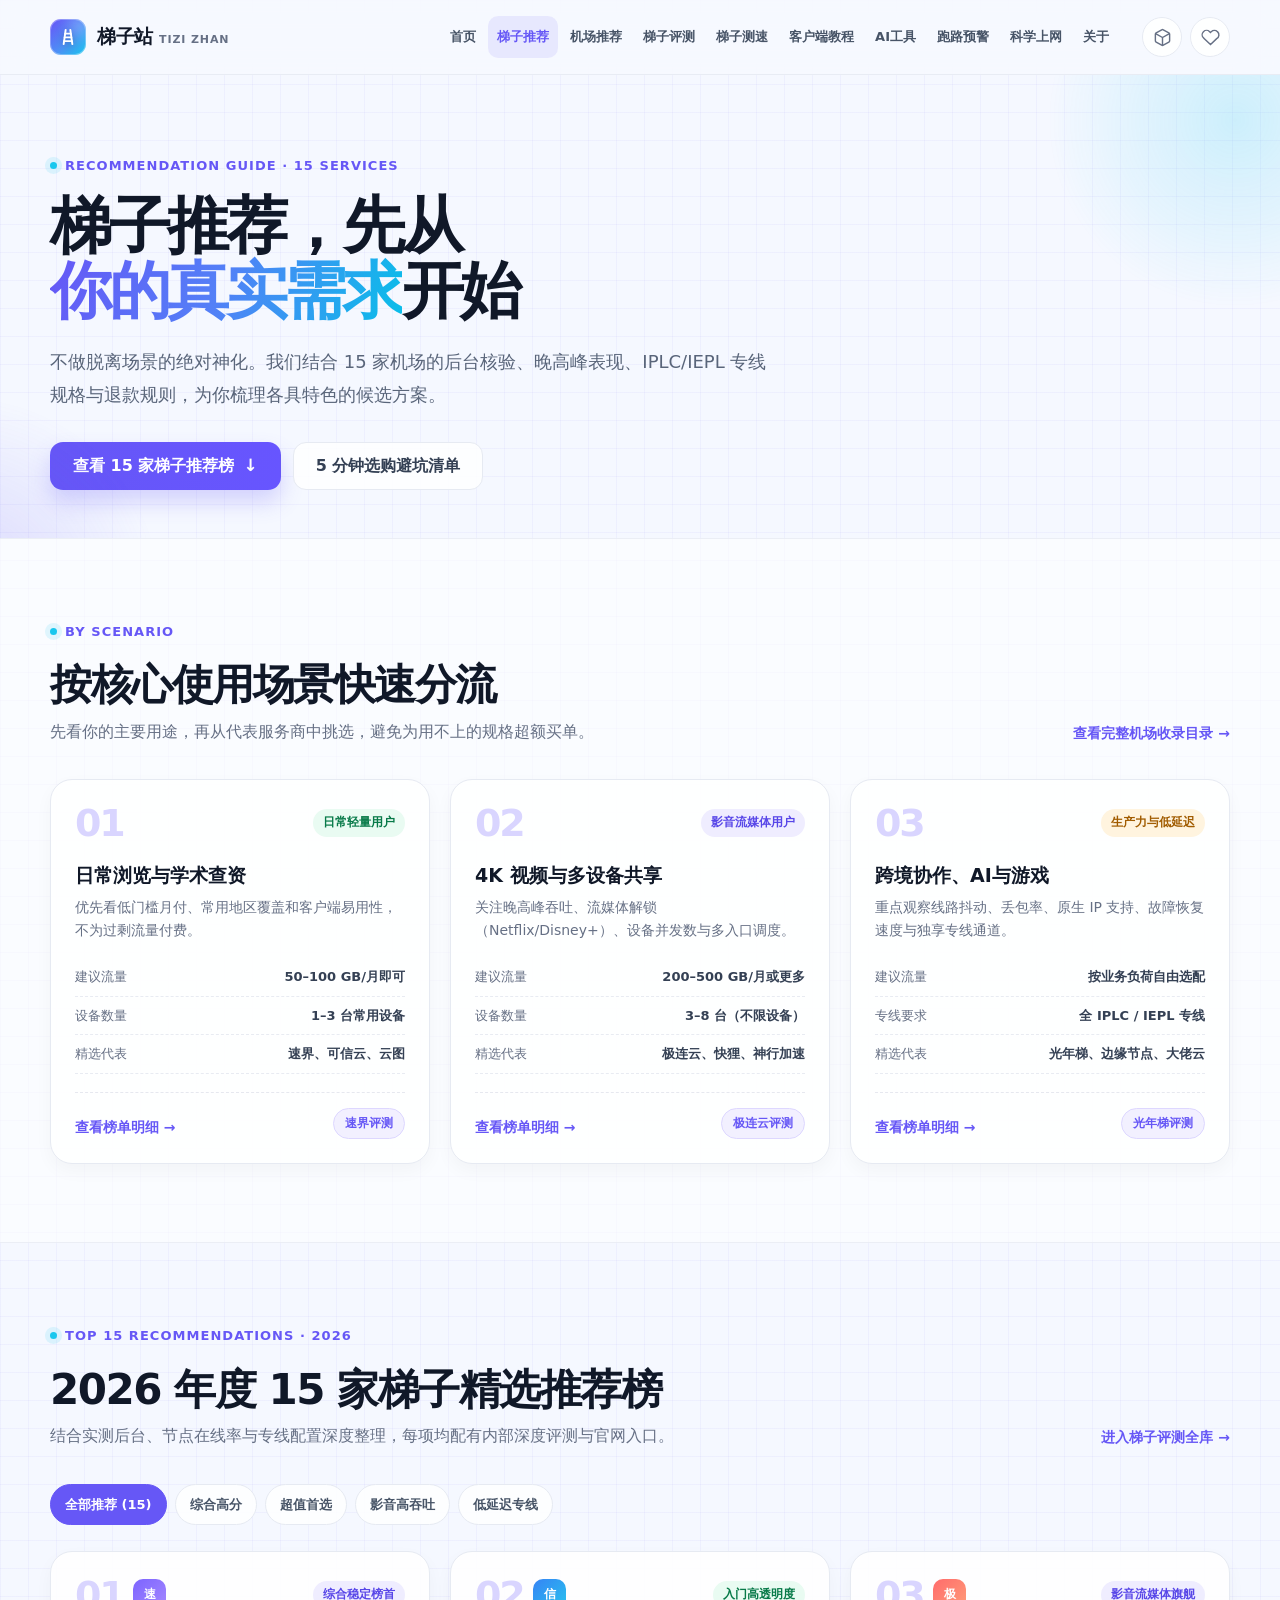
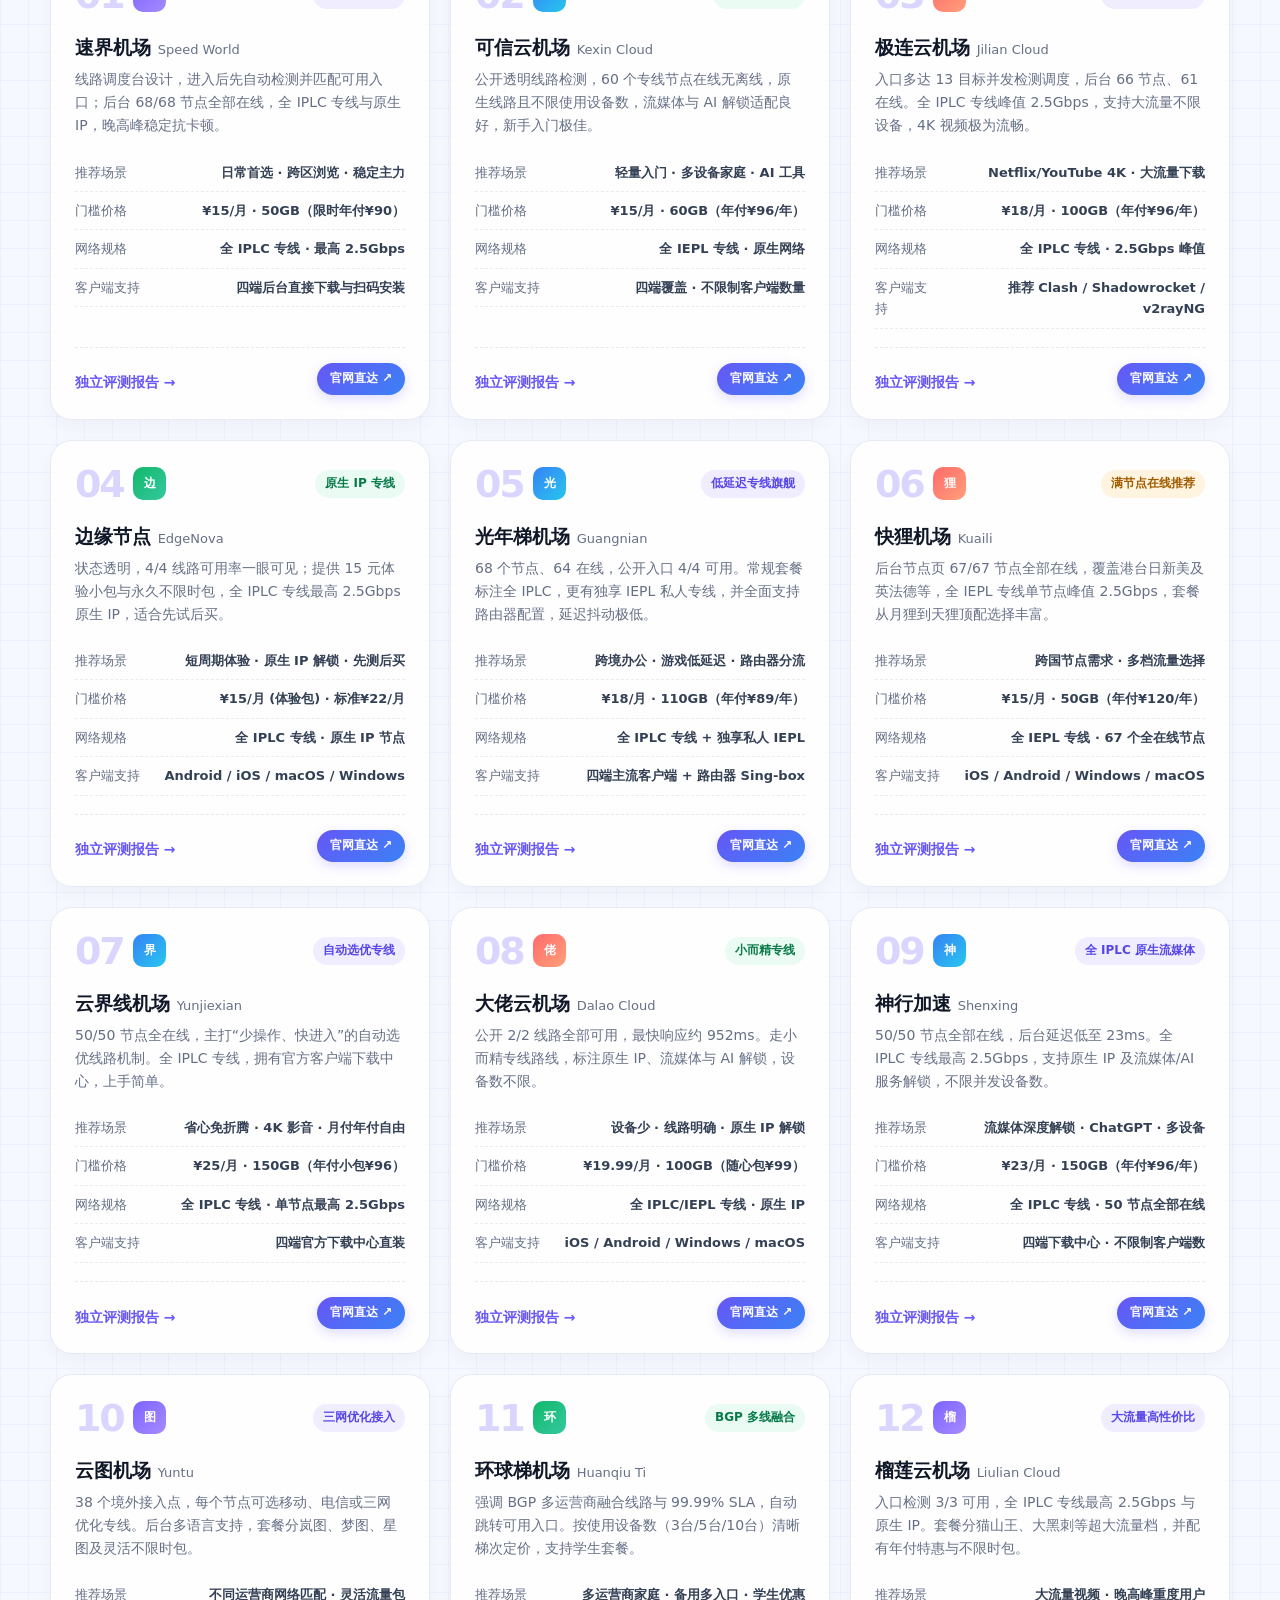
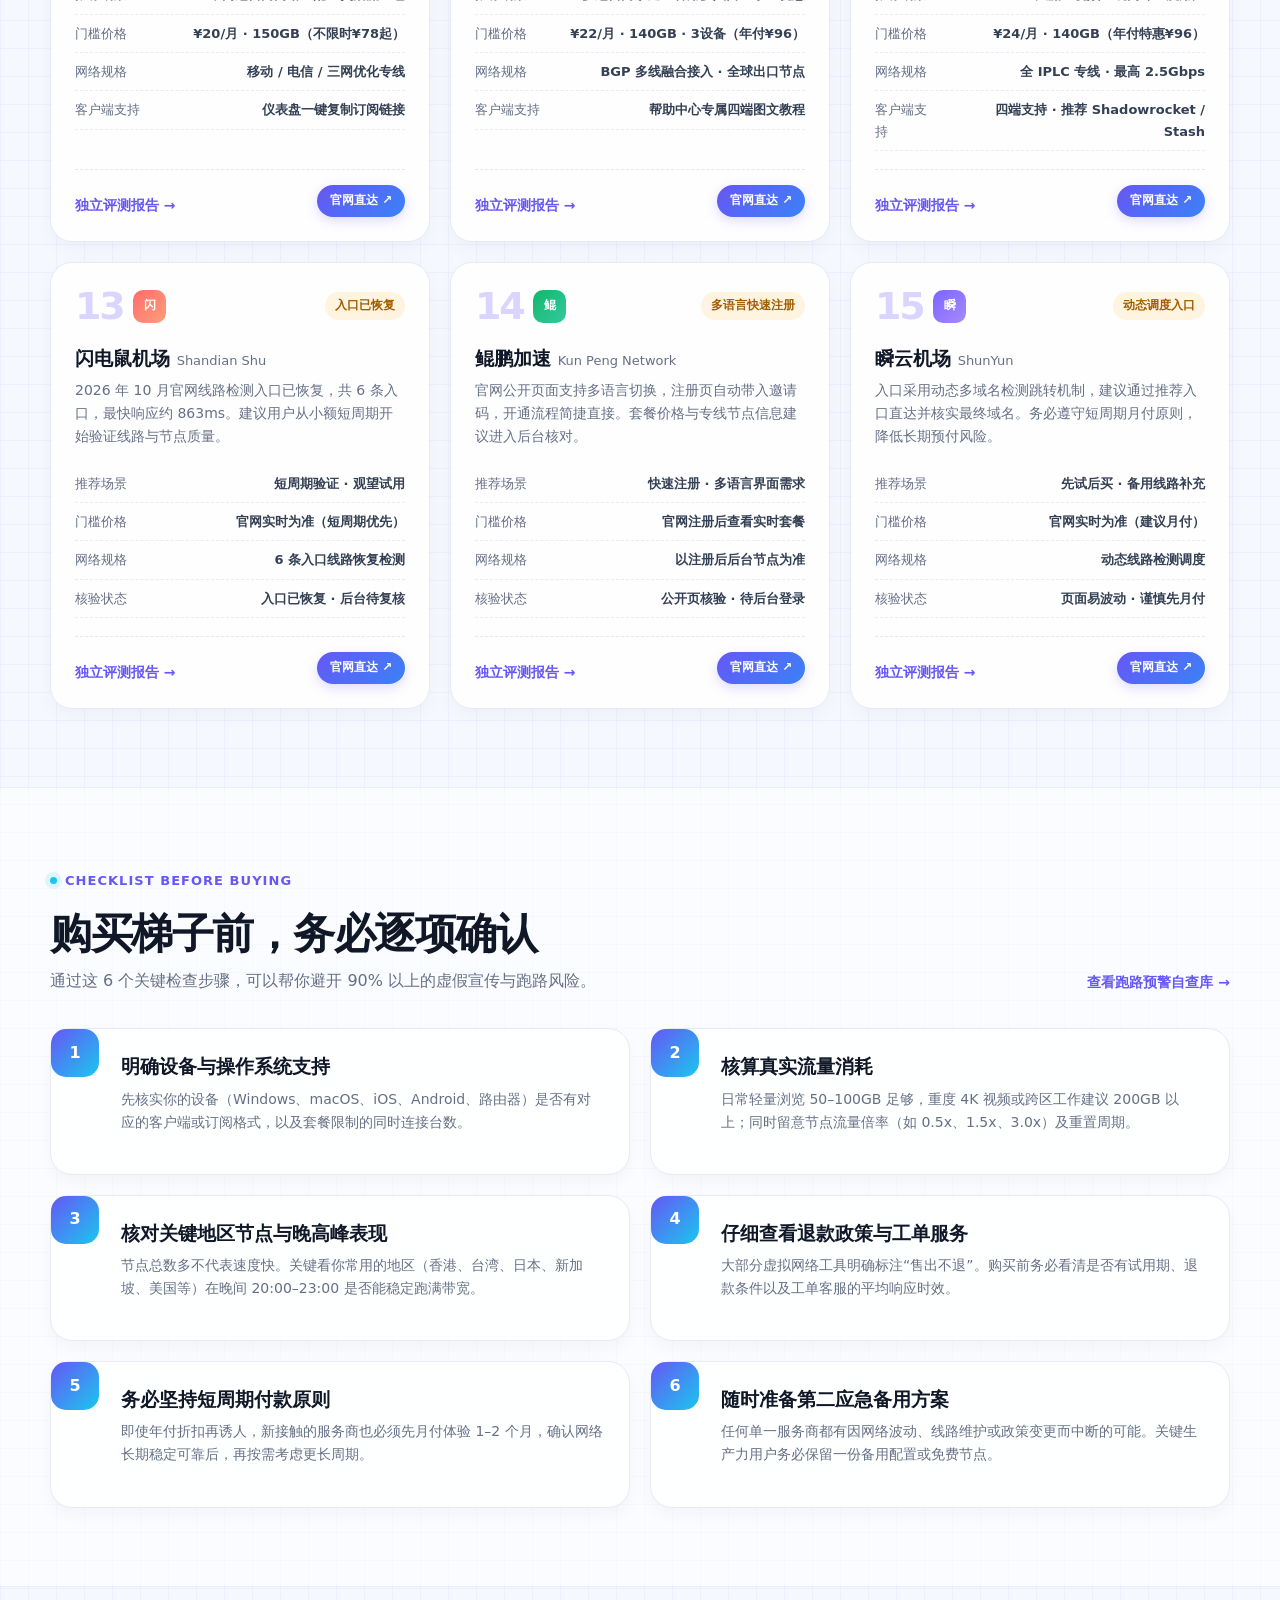
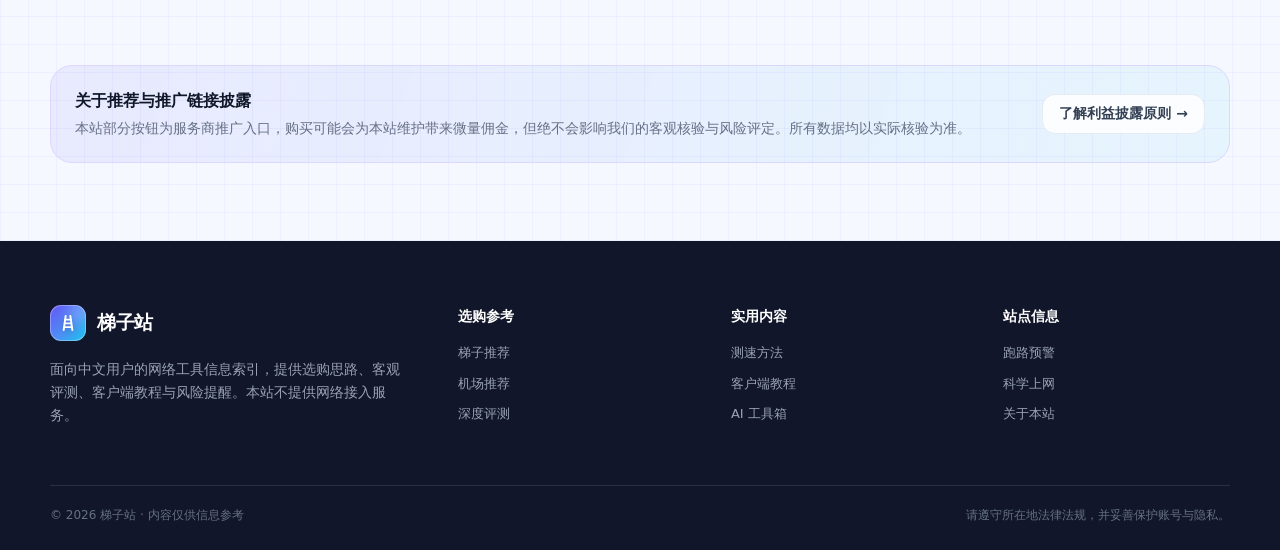
<file: ladder.html>
<!doctype html>
<html lang="zh-CN">
<head>
  <meta charset="utf-8">
  <meta name="viewport" content="width=device-width,initial-scale=1">
  <title>梯子推荐｜2026 年度 15 家主流机场梯子精选推荐 - 梯子站</title>
  <meta name="description" content="基于后台实测与多维度核验，精选 15 家主流梯子与机场服务商。按预算、场景、专线规格与稳定性分级推荐，提供独立评测与官网直达。">
  <meta name="keywords" content="梯子推荐, 机场推荐, 科学上网, 翻墙梯子, IPLC专线机场, 便宜机场, 稳定机场推荐">
  <link rel="canonical" href="https://tizizhan.online/ladder.html">

  <meta name="geo.region" content="HK">
  <meta name="geo.placename" content="Hong Kong">
  <meta name="content-language" content="zh-CN">

  <meta property="og:site_name" content="梯子站">
  <meta property="og:type" content="article">
  <meta property="og:title" content="梯子推荐｜2026 年度 15 家主流机场梯子精选推荐">
  <meta property="og:description" content="基于多维度实测，精选 15 家主流梯子与机场服务商，按预算与稳定性分级评测。">
  <meta property="og:url" content="https://tizizhan.online/ladder.html">
  <meta name="twitter:card" content="summary_large_image">

  <script type="application/ld+json">
  {
    "@context": "https://schema.org",
    "@type": "BreadcrumbList",
    "itemListElement": [
      {
        "@type": "ListItem",
        "position": 1,
        "name": "首页",
        "item": "https://tizizhan.online/"
      },
      {
        "@type": "ListItem",
        "position": 2,
        "name": "梯子推荐",
        "item": "https://tizizhan.online/ladder.html"
      }
    ]
  }
  </script>

  <link rel="stylesheet" href="assets/styles.css">
</head>
<body data-page="ladder">
  <div data-site-header></div>
  <main>
    <section class="hero compact">
      <div class="container">
        <div class="eyebrow">RECOMMENDATION GUIDE · 15 SERVICES</div>
        <h1>梯子推荐，先从<br><span class="gradient-text">你的真实需求</span>开始</h1>
        <p class="hero-copy">不做脱离场景的绝对神化。我们结合 15 家机场的后台核验、晚高峰表现、IPLC/IEPL 专线规格与退款规则，为你梳理各具特色的候选方案。</p>
        <div class="hero-actions">
          <a class="button primary" href="#recommendation-list">查看 15 家梯子推荐榜 <span class="arrow">↓</span></a>
          <a class="button secondary" href="#checklist">5 分钟选购避坑清单</a>
        </div>
      </div>
    </section>

    <!-- 场景快速导航 -->
    <section class="section tint">
      <div class="container">
        <div class="section-heading">
          <div>
            <div class="eyebrow">By scenario</div>
            <h2>按核心使用场景快速分流</h2>
            <p>先看你的主要用途，再从代表服务商中挑选，避免为用不上的规格超额买单。</p>
          </div>
          <a class="text-link" href="airports.html">查看完整机场收录目录 →</a>
        </div>
        <div class="grid grid-3">
          <div class="card ranking-card">
            <div class="rank-head">
              <span class="rank-number">01</span>
              <span class="tag green">日常轻量用户</span>
            </div>
            <h3>日常浏览与学术查资</h3>
            <p>优先看低门槛月付、常用地区覆盖和客户端易用性，不为过剩流量付费。</p>
            <ul class="metric-list">
              <li><span>建议流量</span><strong>50–100 GB/月即可</strong></li>
              <li><span>设备数量</span><strong>1–3 台常用设备</strong></li>
              <li><span>精选代表</span><strong>速界、可信云、云图</strong></li>
            </ul>
            <div class="card-actions">
              <a class="text-link" href="#recommendation-list">查看榜单明细 →</a>
              <a class="btn-affiliate-ghost" href="airport.html?id=speed">速界评测</a>
            </div>
          </div>

          <div class="card ranking-card">
            <div class="rank-head">
              <span class="rank-number">02</span>
              <span class="tag purple">影音流媒体用户</span>
            </div>
            <h3>4K 视频与多设备共享</h3>
            <p>关注晚高峰吞吐、流媒体解锁（Netflix/Disney+）、设备并发数与多入口调度。</p>
            <ul class="metric-list">
              <li><span>建议流量</span><strong>200–500 GB/月或更多</strong></li>
              <li><span>设备数量</span><strong>3–8 台（不限设备）</strong></li>
              <li><span>精选代表</span><strong>极连云、快狸、神行加速</strong></li>
            </ul>
            <div class="card-actions">
              <a class="text-link" href="#recommendation-list">查看榜单明细 →</a>
              <a class="btn-affiliate-ghost" href="airport.html?id=jilian">极连云评测</a>
            </div>
          </div>

          <div class="card ranking-card">
            <div class="rank-head">
              <span class="rank-number">03</span>
              <span class="tag orange">生产力与低延迟</span>
            </div>
            <h3>跨境协作、AI与游戏</h3>
            <p>重点观察线路抖动、丢包率、原生 IP 支持、故障恢复速度与独享专线通道。</p>
            <ul class="metric-list">
              <li><span>建议流量</span><strong>按业务负荷自由选配</strong></li>
              <li><span>专线要求</span><strong>全 IPLC / IEPL 专线</strong></li>
              <li><span>精选代表</span><strong>光年梯、边缘节点、大佬云</strong></li>
            </ul>
            <div class="card-actions">
              <a class="text-link" href="#recommendation-list">查看榜单明细 →</a>
              <a class="btn-affiliate-ghost" href="airport.html?id=guangnian">光年梯评测</a>
            </div>
          </div>
        </div>
      </div>
    </section>

    <!-- 15 家梯子精选推荐榜单 -->
    <section class="section" id="recommendation-list">
      <div class="container">
        <div class="section-heading">
          <div>
            <div class="eyebrow">Top 15 Recommendations · 2026</div>
            <h2>2026 年度 15 家梯子精选推荐榜</h2>
            <p>结合实测后台、节点在线率与专线配置深度整理，每项均配有内部深度评测与官网入口。</p>
          </div>
          <a class="text-link" href="reviews.html">进入梯子评测全库 →</a>
        </div>

        <div class="filters" data-filter-group>
          <button class="filter-button active" data-filter="all">全部推荐 (15)</button>
          <button class="filter-button" data-filter="top">综合高分</button>
          <button class="filter-button" data-filter="budget">超值首选</button>
          <button class="filter-button" data-filter="media">影音高吞吐</button>
          <button class="filter-button" data-filter="speed">低延迟专线</button>
        </div>

        <div class="grid grid-3">
          <!-- 01 速界机场 -->
          <article class="card ranking-card ladder-card" data-category="top">
            <div class="rank-head">
              <div style="display:flex;align-items:center;gap:10px">
                <span class="rank-number">01</span>
                <div class="mini-logo violet">速</div>
              </div>
              <span class="tag purple">综合稳定榜首</span>
            </div>
            <h3>速界机场 <small style="font-size:13px;color:var(--muted);font-weight:400">Speed World</small></h3>
            <p>线路调度台设计，进入后先自动检测并匹配可用入口；后台 68/68 节点全部在线，全 IPLC 专线与原生 IP，晚高峰稳定抗卡顿。</p>
            <ul class="metric-list">
              <li><span>推荐场景</span><strong>日常首选 · 跨区浏览 · 稳定主力</strong></li>
              <li><span>门槛价格</span><strong>¥15/月 · 50GB（限时年付¥90）</strong></li>
              <li><span>网络规格</span><strong>全 IPLC 专线 · 最高 2.5Gbps</strong></li>
              <li><span>客户端支持</span><strong>四端后台直接下载与扫码安装</strong></li>
            </ul>
            <div class="card-actions">
              <a class="text-link" href="airport.html?id=speed">独立评测报告 →</a>
              <a class="btn-affiliate" href="https://lqy001.speedworldaff.com/#/register?code=p3EKNmlp" target="_blank" rel="noopener sponsored">官网直达 ↗</a>
            </div>
          </article>

          <!-- 02 可信云机场 -->
          <article class="card ranking-card ladder-card" data-category="top">
            <div class="rank-head">
              <div style="display:flex;align-items:center;gap:10px">
                <span class="rank-number">02</span>
                <div class="mini-logo blue">信</div>
              </div>
              <span class="tag green">入门高透明度</span>
            </div>
            <h3>可信云机场 <small style="font-size:13px;color:var(--muted);font-weight:400">Kexin Cloud</small></h3>
            <p>公开透明线路检测，60 个专线节点在线无离线，原生线路且不限使用设备数，流媒体与 AI 解锁适配良好，新手入门极佳。</p>
            <ul class="metric-list">
              <li><span>推荐场景</span><strong>轻量入门 · 多设备家庭 · AI 工具</strong></li>
              <li><span>门槛价格</span><strong>¥15/月 · 60GB（年付¥96/年）</strong></li>
              <li><span>网络规格</span><strong>全 IEPL 专线 · 原生网络</strong></li>
              <li><span>客户端支持</span><strong>四端覆盖 · 不限制客户端数量</strong></li>
            </ul>
            <div class="card-actions">
              <a class="text-link" href="airport.html?id=kexin">独立评测报告 →</a>
              <a class="btn-affiliate" href="https://ermaozi01.kosingaff.com/#/register?code=FA6DjjDi" target="_blank" rel="noopener sponsored">官网直达 ↗</a>
            </div>
          </article>

          <!-- 03 极连云机场 -->
          <article class="card ranking-card ladder-card" data-category="media">
            <div class="rank-head">
              <div style="display:flex;align-items:center;gap:10px">
                <span class="rank-number">03</span>
                <div class="mini-logo coral">极</div>
              </div>
              <span class="tag purple">影音流媒体旗舰</span>
            </div>
            <h3>极连云机场 <small style="font-size:13px;color:var(--muted);font-weight:400">Jilian Cloud</small></h3>
            <p>入口多达 13 目标并发检测调度，后台 66 节点、61 在线。全 IPLC 专线峰值 2.5Gbps，支持大流量不限设备，4K 视频极为流畅。</p>
            <ul class="metric-list">
              <li><span>推荐场景</span><strong>Netflix/YouTube 4K · 大流量下载</strong></li>
              <li><span>门槛价格</span><strong>¥18/月 · 100GB（年付¥96/年）</strong></li>
              <li><span>网络规格</span><strong>全 IPLC 专线 · 2.5Gbps 峰值</strong></li>
              <li><span>客户端支持</span><strong>推荐 Clash / Shadowrocket / v2rayNG</strong></li>
            </ul>
            <div class="card-actions">
              <a class="text-link" href="airport.html?id=jilian">独立评测报告 →</a>
              <a class="btn-affiliate" href="https://liujie2002.jlyvipaff.com/#/?code=0MxRdXiu" target="_blank" rel="noopener sponsored">官网直达 ↗</a>
            </div>
          </article>

          <!-- 04 边缘节点 -->
          <article class="card ranking-card ladder-card" data-category="speed">
            <div class="rank-head">
              <div style="display:flex;align-items:center;gap:10px">
                <span class="rank-number">04</span>
                <div class="mini-logo green">边</div>
              </div>
              <span class="tag green">原生 IP 专线</span>
            </div>
            <h3>边缘节点 <small style="font-size:13px;color:var(--muted);font-weight:400">EdgeNova</small></h3>
            <p>状态透明，4/4 线路可用率一眼可见；提供 15 元体验小包与永久不限时包，全 IPLC 专线最高 2.5Gbps 原生 IP，适合先试后买。</p>
            <ul class="metric-list">
              <li><span>推荐场景</span><strong>短周期体验 · 原生 IP 解锁 · 先测后买</strong></li>
              <li><span>门槛价格</span><strong>¥15/月 (体验包) · 标准¥22/月</strong></li>
              <li><span>网络规格</span><strong>全 IPLC 专线 · 原生 IP 节点</strong></li>
              <li><span>客户端支持</span><strong>Android / iOS / macOS / Windows</strong></li>
            </ul>
            <div class="card-actions">
              <a class="text-link" href="airport.html?id=edge">独立评测报告 →</a>
              <a class="btn-affiliate" href="https://zoio.edgenovaaff.cc/#/register?code=ti8OUEN2" target="_blank" rel="noopener sponsored">官网直达 ↗</a>
            </div>
          </article>

          <!-- 05 光年梯机场 -->
          <article class="card ranking-card ladder-card" data-category="speed">
            <div class="rank-head">
              <div style="display:flex;align-items:center;gap:10px">
                <span class="rank-number">05</span>
                <div class="mini-logo blue">光</div>
              </div>
              <span class="tag purple">低延迟专线旗舰</span>
            </div>
            <h3>光年梯机场 <small style="font-size:13px;color:var(--muted);font-weight:400">Guangnian</small></h3>
            <p>68 个节点、64 在线，公开入口 4/4 可用。常规套餐标注全 IPLC，更有独享 IEPL 私人专线，并全面支持路由器配置，延迟抖动极低。</p>
            <ul class="metric-list">
              <li><span>推荐场景</span><strong>跨境办公 · 游戏低延迟 · 路由器分流</strong></li>
              <li><span>门槛价格</span><strong>¥18/月 · 110GB（年付¥89/年）</strong></li>
              <li><span>网络规格</span><strong>全 IPLC 专线 + 独享私人 IEPL</strong></li>
              <li><span>客户端支持</span><strong>四端主流客户端 + 路由器 Sing-box</strong></li>
            </ul>
            <div class="card-actions">
              <a class="text-link" href="airport.html?id=guangnian">独立评测报告 →</a>
              <a class="btn-affiliate" href="http://liujie2002.gntaff.com/#/?code=NoPkovej" target="_blank" rel="noopener sponsored">官网直达 ↗</a>
            </div>
          </article>

          <!-- 06 快狸机场 -->
          <article class="card ranking-card ladder-card" data-category="budget">
            <div class="rank-head">
              <div style="display:flex;align-items:center;gap:10px">
                <span class="rank-number">06</span>
                <div class="mini-logo coral">狸</div>
              </div>
              <span class="tag orange">满节点在线推荐</span>
            </div>
            <h3>快狸机场 <small style="font-size:13px;color:var(--muted);font-weight:400">Kuaili</small></h3>
            <p>后台节点页 67/67 节点全部在线，覆盖港台日新美及英法德等，全 IEPL 专线单节点峰值 2.5Gbps，套餐从月狸到天狸顶配选择丰富。</p>
            <ul class="metric-list">
              <li><span>推荐场景</span><strong>跨国节点需求 · 多档流量选择</strong></li>
              <li><span>门槛价格</span><strong>¥15/月 · 50GB（年付¥120/年）</strong></li>
              <li><span>网络规格</span><strong>全 IEPL 专线 · 67 个全在线节点</strong></li>
              <li><span>客户端支持</span><strong>iOS / Android / Windows / macOS</strong></li>
            </ul>
            <div class="card-actions">
              <a class="text-link" href="airport.html?id=kuaili">独立评测报告 →</a>
              <a class="btn-affiliate" href="https://yyo649929.kuailiaff.com/#/register?code=JVuUcHke" target="_blank" rel="noopener sponsored">官网直达 ↗</a>
            </div>
          </article>

          <!-- 07 云界线机场 -->
          <article class="card ranking-card ladder-card" data-category="media">
            <div class="rank-head">
              <div style="display:flex;align-items:center;gap:10px">
                <span class="rank-number">07</span>
                <div class="mini-logo blue">界</div>
              </div>
              <span class="tag purple">自动选优专线</span>
            </div>
            <h3>云界线机场 <small style="font-size:13px;color:var(--muted);font-weight:400">Yunjiexian</small></h3>
            <p>50/50 节点全在线，主打“少操作、快进入”的自动选优线路机制。全 IPLC 专线，拥有官方客户端下载中心，上手简单。</p>
            <ul class="metric-list">
              <li><span>推荐场景</span><strong>省心免折腾 · 4K 影音 · 月付年付自由</strong></li>
              <li><span>门槛价格</span><strong>¥25/月 · 150GB（年付小包¥96）</strong></li>
              <li><span>网络规格</span><strong>全 IPLC 专线 · 单节点最高 2.5Gbps</strong></li>
              <li><span>客户端支持</span><strong>四端官方下载中心直装</strong></li>
            </ul>
            <div class="card-actions">
              <a class="text-link" href="airport.html?id=yunjiexian">独立评测报告 →</a>
              <a class="btn-affiliate" href="https://youxia01.yunjiexianaff.com/#/?code=8ImGvubv" target="_blank" rel="noopener sponsored">官网直达 ↗</a>
            </div>
          </article>

          <!-- 08 大佬云机场 -->
          <article class="card ranking-card ladder-card" data-category="budget">
            <div class="rank-head">
              <div style="display:flex;align-items:center;gap:10px">
                <span class="rank-number">08</span>
                <div class="mini-logo coral">佬</div>
              </div>
              <span class="tag green">小而精专线</span>
            </div>
            <h3>大佬云机场 <small style="font-size:13px;color:var(--muted);font-weight:400">Dalao Cloud</small></h3>
            <p>公开 2/2 线路全部可用，最快响应约 952ms。走小而精专线路线，标注原生 IP、流媒体与 AI 解锁，设备数不限。</p>
            <ul class="metric-list">
              <li><span>推荐场景</span><strong>设备少 · 线路明确 · 原生 IP 解锁</strong></li>
              <li><span>门槛价格</span><strong>¥19.99/月 · 100GB（随心包¥99）</strong></li>
              <li><span>网络规格</span><strong>全 IPLC/IEPL 专线 · 原生 IP</strong></li>
              <li><span>客户端支持</span><strong>iOS / Android / Windows / macOS</strong></li>
            </ul>
            <div class="card-actions">
              <a class="text-link" href="airport.html?id=dalao">独立评测报告 →</a>
              <a class="btn-affiliate" href="https://liu01.dalaoyunaff.com/#/?code=9A9fbKzz" target="_blank" rel="noopener sponsored">官网直达 ↗</a>
            </div>
          </article>

          <!-- 09 神行加速 -->
          <article class="card ranking-card ladder-card" data-category="top">
            <div class="rank-head">
              <div style="display:flex;align-items:center;gap:10px">
                <span class="rank-number">09</span>
                <div class="mini-logo blue">神</div>
              </div>
              <span class="tag purple">全 IPLC 原生流媒体</span>
            </div>
            <h3>神行加速 <small style="font-size:13px;color:var(--muted);font-weight:400">Shenxing</small></h3>
            <p>50/50 节点全部在线，后台延迟低至 23ms。全 IPLC 专线最高 2.5Gbps，支持原生 IP 及流媒体/AI 服务解锁，不限并发设备数。</p>
            <ul class="metric-list">
              <li><span>推荐场景</span><strong>流媒体深度解锁 · ChatGPT · 多设备</strong></li>
              <li><span>门槛价格</span><strong>¥23/月 · 150GB（年付¥96/年）</strong></li>
              <li><span>网络规格</span><strong>全 IPLC 专线 · 50 节点全部在线</strong></li>
              <li><span>客户端支持</span><strong>四端下载中心 · 不限制客户端数</strong></li>
            </ul>
            <div class="card-actions">
              <a class="text-link" href="airport.html?id=shenxing">独立评测报告 →</a>
              <a class="btn-affiliate" href="https://fugui0077.shenxingaff.com/#/?code=z3ybkLVj" target="_blank" rel="noopener sponsored">官网直达 ↗</a>
            </div>
          </article>

          <!-- 10 云图机场 -->
          <article class="card ranking-card ladder-card" data-category="budget">
            <div class="rank-head">
              <div style="display:flex;align-items:center;gap:10px">
                <span class="rank-number">10</span>
                <div class="mini-logo violet">图</div>
              </div>
              <span class="tag purple">三网优化接入</span>
            </div>
            <h3>云图机场 <small style="font-size:13px;color:var(--muted);font-weight:400">Yuntu</small></h3>
            <p>38 个境外接入点，每个节点可选移动、电信或三网优化专线。后台多语言支持，套餐分岚图、梦图、星图及灵活不限时包。</p>
            <ul class="metric-list">
              <li><span>推荐场景</span><strong>不同运营商网络匹配 · 灵活流量包</strong></li>
              <li><span>门槛价格</span><strong>¥20/月 · 150GB（不限时¥78起）</strong></li>
              <li><span>网络规格</span><strong>移动 / 电信 / 三网优化专线</strong></li>
              <li><span>客户端支持</span><strong>仪表盘一键复制订阅链接</strong></li>
            </ul>
            <div class="card-actions">
              <a class="text-link" href="airport.html?id=yuntu">独立评测报告 →</a>
              <a class="btn-affiliate" href="https://super.ytjcok.org/#/register?code=iKpNlXer" target="_blank" rel="noopener sponsored">官网直达 ↗</a>
            </div>
          </article>

          <!-- 11 环球梯机场 -->
          <article class="card ranking-card ladder-card" data-category="media">
            <div class="rank-head">
              <div style="display:flex;align-items:center;gap:10px">
                <span class="rank-number">11</span>
                <div class="mini-logo green">环</div>
              </div>
              <span class="tag green">BGP 多线融合</span>
            </div>
            <h3>环球梯机场 <small style="font-size:13px;color:var(--muted);font-weight:400">Huanqiu Ti</small></h3>
            <p>强调 BGP 多运营商融合线路与 99.99% SLA，自动跳转可用入口。按使用设备数（3台/5台/10台）清晰梯次定价，支持学生套餐。</p>
            <ul class="metric-list">
              <li><span>推荐场景</span><strong>多运营商家庭 · 备用多入口 · 学生优惠</strong></li>
              <li><span>门槛价格</span><strong>¥22/月 · 140GB · 3设备（年付¥96）</strong></li>
              <li><span>网络规格</span><strong>BGP 多线融合接入 · 全球出口节点</strong></li>
              <li><span>客户端支持</span><strong>帮助中心专属四端图文教程</strong></li>
            </ul>
            <div class="card-actions">
              <a class="text-link" href="airport.html?id=huanqiu">独立评测报告 →</a>
              <a class="btn-affiliate" href="https://123pps01.huanqiutiaff.com/#/?code=iJzShI5m" target="_blank" rel="noopener sponsored">官网直达 ↗</a>
            </div>
          </article>

          <!-- 12 榴莲云机场 -->
          <article class="card ranking-card ladder-card" data-category="budget">
            <div class="rank-head">
              <div style="display:flex;align-items:center;gap:10px">
                <span class="rank-number">12</span>
                <div class="mini-logo violet">榴</div>
              </div>
              <span class="tag purple">大流量高性价比</span>
            </div>
            <h3>榴莲云机场 <small style="font-size:13px;color:var(--muted);font-weight:400">Liulian Cloud</small></h3>
            <p>入口检测 3/3 可用，全 IPLC 专线最高 2.5Gbps 与原生 IP。套餐分猫山王、大黑刺等超大流量档，并配有年付特惠与不限时包。</p>
            <ul class="metric-list">
              <li><span>推荐场景</span><strong>大流量视频 · 晚高峰重度用户</strong></li>
              <li><span>门槛价格</span><strong>¥24/月 · 140GB（年付特惠¥96）</strong></li>
              <li><span>网络规格</span><strong>全 IPLC 专线 · 最高 2.5Gbps</strong></li>
              <li><span>客户端支持</span><strong>四端支持 · 推荐 Shadowrocket / Stash</strong></li>
            </ul>
            <div class="card-actions">
              <a class="text-link" href="airport.html?id=liulian">独立评测报告 →</a>
              <a class="btn-affiliate" href="http://853vip01.liulianyunaff.com/#/?code=O6mS8K5N" target="_blank" rel="noopener sponsored">官网直达 ↗</a>
            </div>
          </article>

          <!-- 13 闪电鼠机场 -->
          <article class="card ranking-card ladder-card" data-category="speed">
            <div class="rank-head">
              <div style="display:flex;align-items:center;gap:10px">
                <span class="rank-number">13</span>
                <div class="mini-logo coral">闪</div>
              </div>
              <span class="tag orange">入口已恢复</span>
            </div>
            <h3>闪电鼠机场 <small style="font-size:13px;color:var(--muted);font-weight:400">Shandian Shu</small></h3>
            <p>2026 年 10 月官网线路检测入口已恢复，共 6 条入口，最快响应约 863ms。建议用户从小额短周期开始验证线路与节点质量。</p>
            <ul class="metric-list">
              <li><span>推荐场景</span><strong>短周期验证 · 观望试用</strong></li>
              <li><span>门槛价格</span><strong>官网实时为准（短周期优先）</strong></li>
              <li><span>网络规格</span><strong>6 条入口线路恢复检测</strong></li>
              <li><span>核验状态</span><strong>入口已恢复 · 后台待复核</strong></li>
            </ul>
            <div class="card-actions">
              <a class="text-link" href="airport.html?id=shandian">独立评测报告 →</a>
              <a class="btn-affiliate" href="https://eothvip01.shandianshuaff.com/#/?code=qNodU3f6" target="_blank" rel="noopener sponsored">官网直达 ↗</a>
            </div>
          </article>

          <!-- 14 鲲鹏加速 -->
          <article class="card ranking-card ladder-card" data-category="budget">
            <div class="rank-head">
              <div style="display:flex;align-items:center;gap:10px">
                <span class="rank-number">14</span>
                <div class="mini-logo green">鲲</div>
              </div>
              <span class="tag orange">多语言快速注册</span>
            </div>
            <h3>鲲鹏加速 <small style="font-size:13px;color:var(--muted);font-weight:400">Kun Peng Network</small></h3>
            <p>官网公开页面支持多语言切换，注册页自动带入邀请码，开通流程简捷直接。套餐价格与专线节点信息建议进入后台核对。</p>
            <ul class="metric-list">
              <li><span>推荐场景</span><strong>快速注册 · 多语言界面需求</strong></li>
              <li><span>门槛价格</span><strong>官网注册后查看实时套餐</strong></li>
              <li><span>网络规格</span><strong>以注册后后台节点为准</strong></li>
              <li><span>核验状态</span><strong>公开页核验 · 待后台登录</strong></li>
            </ul>
            <div class="card-actions">
              <a class="text-link" href="airport.html?id=kunpeng">独立评测报告 →</a>
              <a class="btn-affiliate" href="https://kunpengjiasu.com/#/register?code=99UgsawR" target="_blank" rel="noopener sponsored">官网直达 ↗</a>
            </div>
          </article>

          <!-- 15 瞬云机场 -->
          <article class="card ranking-card ladder-card" data-category="budget">
            <div class="rank-head">
              <div style="display:flex;align-items:center;gap:10px">
                <span class="rank-number">15</span>
                <div class="mini-logo violet">瞬</div>
              </div>
              <span class="tag orange">动态调度入口</span>
            </div>
            <h3>瞬云机场 <small style="font-size:13px;color:var(--muted);font-weight:400">ShunYun</small></h3>
            <p>入口采用动态多域名检测跳转机制，建议通过推荐入口直达并核实最终域名。务必遵守短周期月付原则，降低长期预付风险。</p>
            <ul class="metric-list">
              <li><span>推荐场景</span><strong>先试后买 · 备用线路补充</strong></li>
              <li><span>门槛价格</span><strong>官网实时为准（建议月付）</strong></li>
              <li><span>网络规格</span><strong>动态线路检测调度</strong></li>
              <li><span>核验状态</span><strong>页面易波动 · 谨慎先月付</strong></li>
            </ul>
            <div class="card-actions">
              <a class="text-link" href="airport.html?id=shunyun">独立评测报告 →</a>
              <a class="btn-affiliate" href="https://ddd.jichang.best/#/register?code=7idBwf3R" target="_blank" rel="noopener sponsored">官网直达 ↗</a>
            </div>
          </article>
        </div>
      </div>
    </section>

    <!-- 选购避坑检查清单 -->
    <section class="section tint" id="checklist">
      <div class="container">
        <div class="section-heading">
          <div>
            <div class="eyebrow">Checklist before buying</div>
            <h2>购买梯子前，务必逐项确认</h2>
            <p>通过这 6 个关键检查步骤，可以帮你避开 90% 以上的虚假宣传与跑路风险。</p>
          </div>
          <a class="text-link" href="alerts.html">查看跑路预警自查库 →</a>
        </div>
        <div class="grid grid-2 steps">
          <div class="card step">
            <h3>明确设备与操作系统支持</h3>
            <p>先核实你的设备（Windows、macOS、iOS、Android、路由器）是否有对应的客户端或订阅格式，以及套餐限制的同时连接台数。</p>
          </div>
          <div class="card step">
            <h3>核算真实流量消耗</h3>
            <p>日常轻量浏览 50–100GB 足够，重度 4K 视频或跨区工作建议 200GB 以上；同时留意节点流量倍率（如 0.5x、1.5x、3.0x）及重置周期。</p>
          </div>
          <div class="card step">
            <h3>核对关键地区节点与晚高峰表现</h3>
            <p>节点总数多不代表速度快。关键看你常用的地区（香港、台湾、日本、新加坡、美国等）在晚间 20:00–23:00 是否能稳定跑满带宽。</p>
          </div>
          <div class="card step">
            <h3>仔细查看退款政策与工单服务</h3>
            <p>大部分虚拟网络工具明确标注“售出不退”。购买前务必看清是否有试用期、退款条件以及工单客服的平均响应时效。</p>
          </div>
          <div class="card step">
            <h3>务必坚持短周期付款原则</h3>
            <p>即使年付折扣再诱人，新接触的服务商也必须先月付体验 1–2 个月，确认网络长期稳定可靠后，再按需考虑更长周期。</p>
          </div>
          <div class="card step">
            <h3>随时准备第二应急备用方案</h3>
            <p>任何单一服务商都有因网络波动、线路维护或政策变更而中断的可能。关键生产力用户务必保留一份备用配置或免费节点。</p>
          </div>
        </div>
      </div>
    </section>

    <!-- 利益披露与新手导航 -->
    <section class="section">
      <div class="container">
        <div class="info-strip">
          <div>
            <strong>关于推荐与推广链接披露</strong>
            <p>本站部分按钮为服务商推广入口，购买可能会为本站维护带来微量佣金，但绝不会影响我们的客观核验与风险评定。所有数据均以实际核验为准。</p>
          </div>
          <a class="button secondary small" href="about.html#disclosure">了解利益披露原则 →</a>
        </div>
      </div>
    </section>
  </main>
  <div data-site-footer></div>
  <script src="assets/site.js"></script>
</body>
</html>
</file>
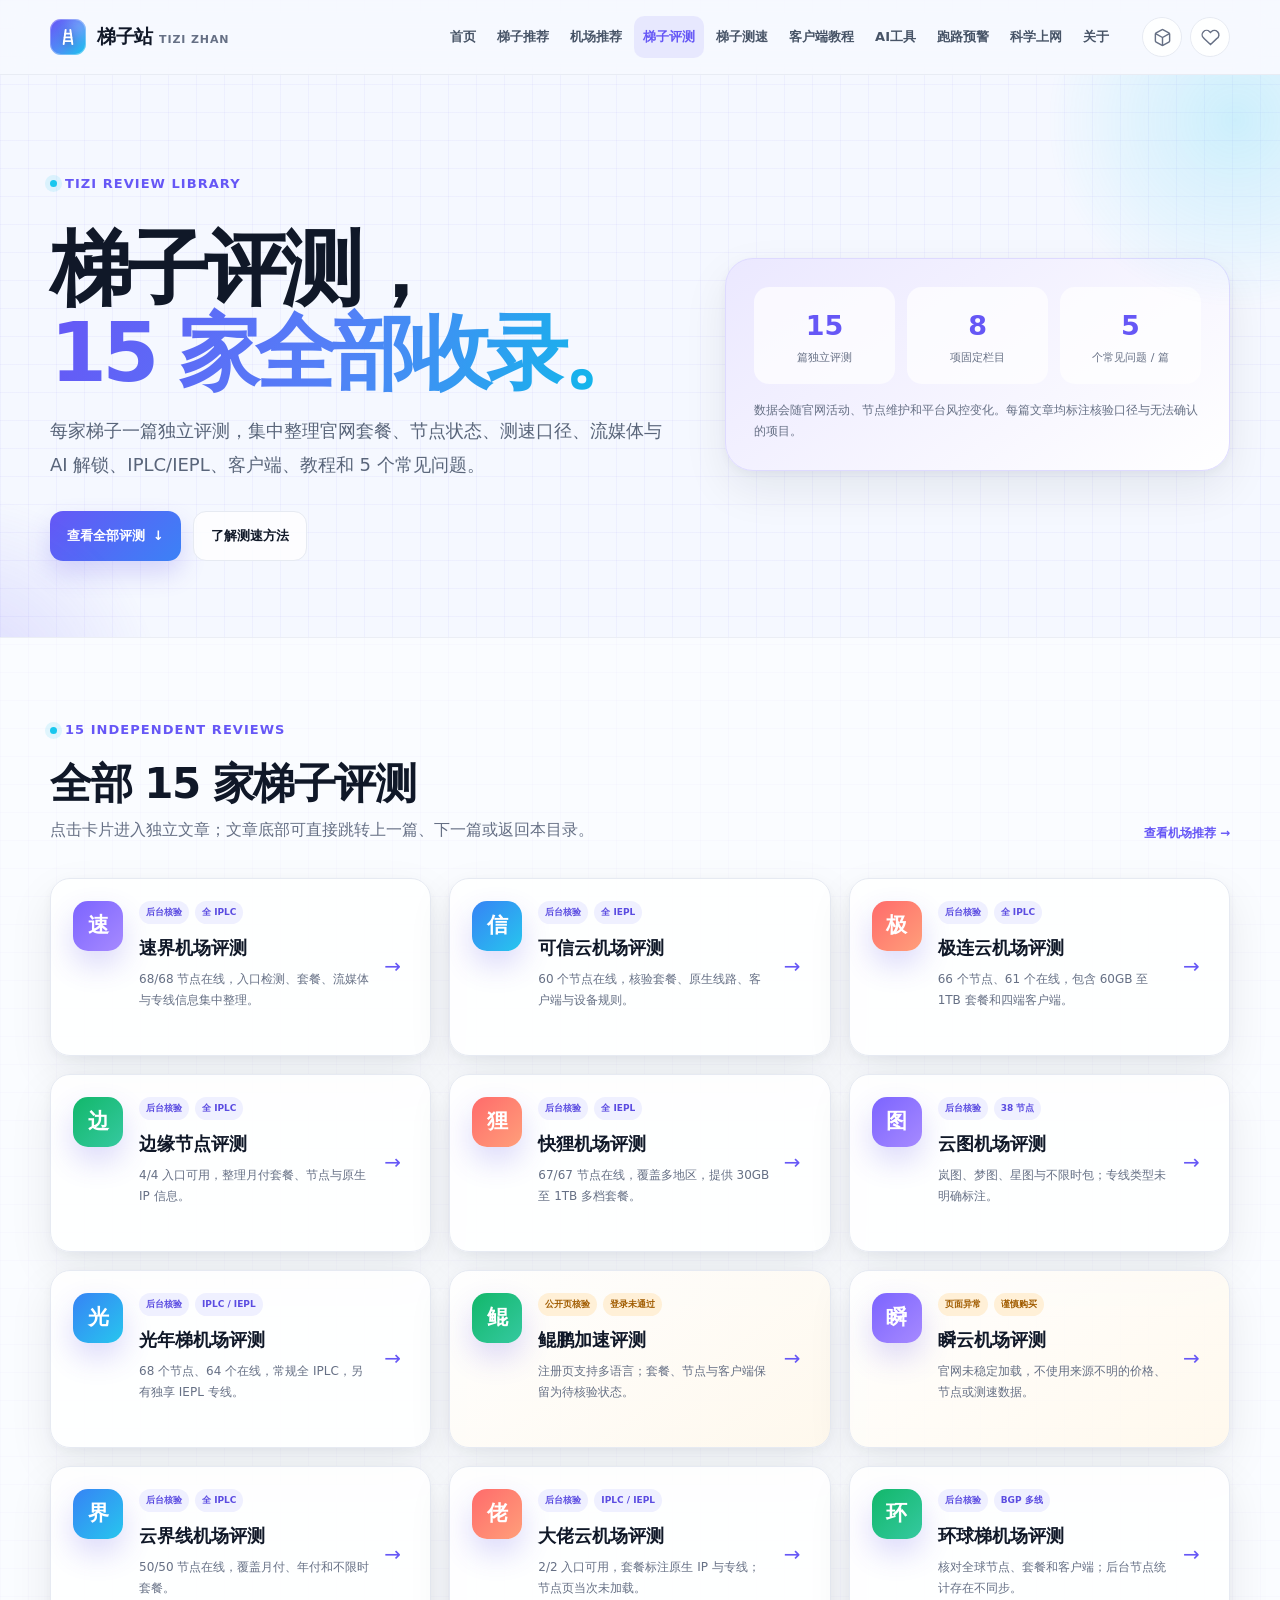
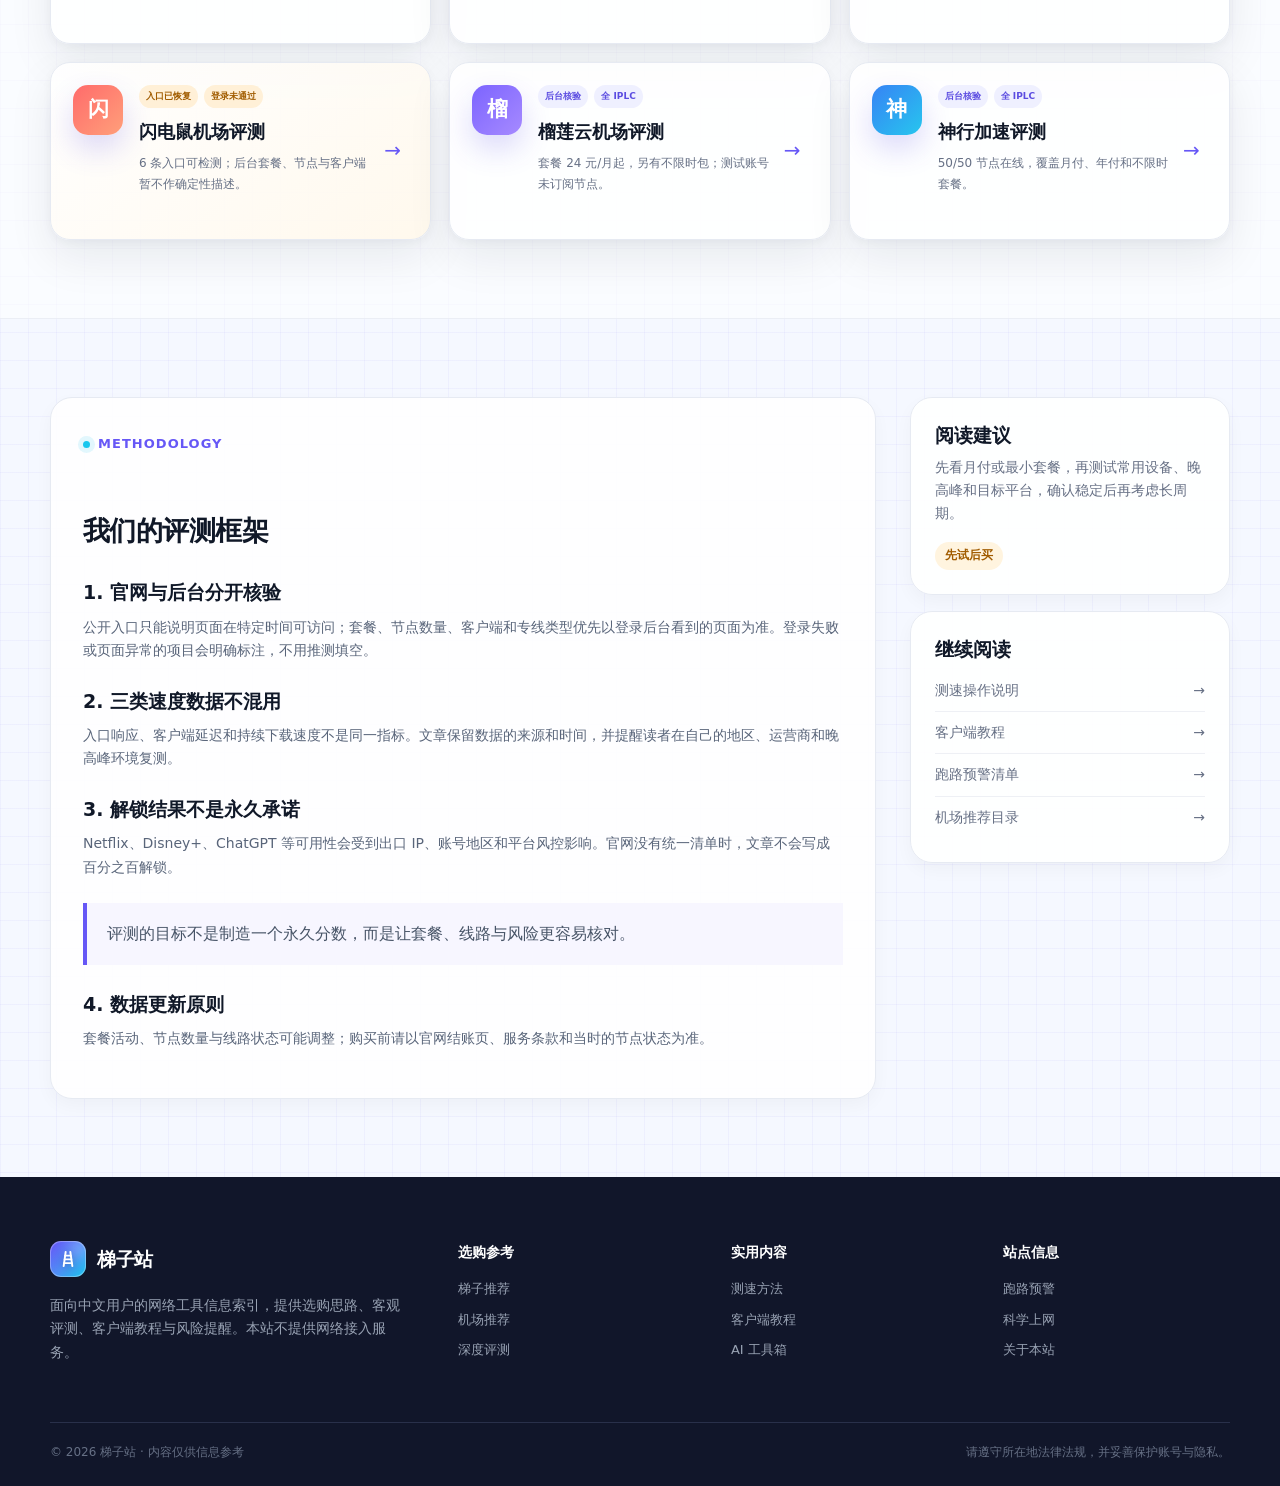
<file: reviews.html>
<!doctype html>
<html lang="zh-CN">
<head>
  <meta charset="utf-8">
  <meta name="viewport" content="width=device-width,initial-scale=1">
  <title>梯子评测｜15 家机场套餐、测速与专线核验 - 梯子站</title>
  <meta name="description" content="梯子站收录 15 家机场独立评测，集中整理套餐价格、入口状态、节点信息、测速记录、流媒体与 AI 解锁、IPLC/IEPL 专线、客户端和常见问题。">
  <meta name="keywords" content="梯子评测, 机场评测, 机场测速, IPLC专线评测, 梯子稳定性实测">
  <link rel="canonical" href="https://tizizhan.online/reviews.html">

  <meta name="geo.region" content="HK">
  <meta name="geo.placename" content="Hong Kong">
  <meta name="content-language" content="zh-CN">

  <meta property="og:site_name" content="梯子站">
  <meta property="og:type" content="article">
  <meta property="og:title" content="梯子评测｜15 家机场套餐、测速与专线核验">
  <meta property="og:description" content="15 家机场深度实测分析：真实套餐价格、晚高峰表现、解锁能力与稳定性综合评测。">
  <meta property="og:url" content="https://tizizhan.online/reviews.html">
  <meta name="twitter:card" content="summary_large_image">

  <script type="application/ld+json">
  {
    "@context": "https://schema.org",
    "@type": "BreadcrumbList",
    "itemListElement": [
      {
        "@type": "ListItem",
        "position": 1,
        "name": "首页",
        "item": "https://tizizhan.online/"
      },
      {
        "@type": "ListItem",
        "position": 2,
        "name": "梯子评测",
        "item": "https://tizizhan.online/reviews.html"
      }
    ]
  }
  </script>

  <link rel="stylesheet" href="assets/styles.css">
  <link rel="stylesheet" href="assets/airport-reviews.css">
</head>
<body data-page="reviews">
  <div data-site-header></div>
  <main>
    <section class="hero review-library-hero">
      <div class="container review-hero-grid">
        <div>
          <div class="eyebrow">TIZI REVIEW LIBRARY</div>
          <h1>梯子评测，<br><span class="gradient-text">15 家全部收录。</span></h1>
          <p class="hero-copy">每家梯子一篇独立评测，集中整理官网套餐、节点状态、测速口径、流媒体与 AI 解锁、IPLC/IEPL、客户端、教程和 5 个常见问题。</p>
          <div class="review-hero-actions"><a class="review-primary-link" href="#all-reviews">查看全部评测 <span>↓</span></a><a class="review-secondary-link" href="speed-test.html">了解测速方法</a></div>
        </div>
        <div class="review-hero-panel" aria-label="评测库概览">
          <div><strong>15</strong><span>篇独立评测</span></div>
          <div><strong>8</strong><span>项固定栏目</span></div>
          <div><strong>5</strong><span>个常见问题 / 篇</span></div>
          <p>数据会随官网活动、节点维护和平台风控变化。每篇文章均标注核验口径与无法确认的项目。</p>
        </div>
      </div>
    </section>

    <section class="section tint" id="all-reviews">
      <div class="container">
        <div class="section-heading review-directory-heading"><div><div class="eyebrow">15 INDEPENDENT REVIEWS</div><h2>全部 15 家梯子评测</h2><p>点击卡片进入独立文章；文章底部可直接跳转上一篇、下一篇或返回本目录。</p></div><a class="text-link" href="airports.html">查看机场推荐 <span>→</span></a></div>
        <div class="review-grid">
          <a class="review-card" href="airport.html?id=speed"><span class="review-logo violet">速</span><div><div class="review-meta"><span>后台核验</span><span>全 IPLC</span></div><h3>速界机场评测</h3><p>68/68 节点在线，入口检测、套餐、流媒体与专线信息集中整理。</p></div><span class="review-arrow">→</span></a>
          <a class="review-card" href="airport.html?id=kexin"><span class="review-logo blue">信</span><div><div class="review-meta"><span>后台核验</span><span>全 IEPL</span></div><h3>可信云机场评测</h3><p>60 个节点在线，核验套餐、原生线路、客户端与设备规则。</p></div><span class="review-arrow">→</span></a>
          <a class="review-card" href="airport.html?id=jilian"><span class="review-logo coral">极</span><div><div class="review-meta"><span>后台核验</span><span>全 IPLC</span></div><h3>极连云机场评测</h3><p>66 个节点、61 个在线，包含 60GB 至 1TB 套餐和四端客户端。</p></div><span class="review-arrow">→</span></a>
          <a class="review-card" href="airport.html?id=edge"><span class="review-logo green">边</span><div><div class="review-meta"><span>后台核验</span><span>全 IPLC</span></div><h3>边缘节点评测</h3><p>4/4 入口可用，整理月付套餐、节点与原生 IP 信息。</p></div><span class="review-arrow">→</span></a>
          <a class="review-card" href="airport.html?id=kuaili"><span class="review-logo coral">狸</span><div><div class="review-meta"><span>后台核验</span><span>全 IEPL</span></div><h3>快狸机场评测</h3><p>67/67 节点在线，覆盖多地区，提供 30GB 至 1TB 多档套餐。</p></div><span class="review-arrow">→</span></a>
          <a class="review-card" href="airport.html?id=yuntu"><span class="review-logo violet">图</span><div><div class="review-meta"><span>后台核验</span><span>38 节点</span></div><h3>云图机场评测</h3><p>岚图、梦图、星图与不限时包；专线类型未明确标注。</p></div><span class="review-arrow">→</span></a>
          <a class="review-card" href="airport.html?id=guangnian"><span class="review-logo blue">光</span><div><div class="review-meta"><span>后台核验</span><span>IPLC / IEPL</span></div><h3>光年梯机场评测</h3><p>68 个节点、64 个在线，常规全 IPLC，另有独享 IEPL 专线。</p></div><span class="review-arrow">→</span></a>
          <a class="review-card unverified" href="airport.html?id=kunpeng"><span class="review-logo green">鲲</span><div><div class="review-meta"><span>公开页核验</span><span>登录未通过</span></div><h3>鲲鹏加速评测</h3><p>注册页支持多语言；套餐、节点与客户端保留为待核验状态。</p></div><span class="review-arrow">→</span></a>
          <a class="review-card unverified" href="airport.html?id=shunyun"><span class="review-logo violet">瞬</span><div><div class="review-meta"><span>页面异常</span><span>谨慎购买</span></div><h3>瞬云机场评测</h3><p>官网未稳定加载，不使用来源不明的价格、节点或测速数据。</p></div><span class="review-arrow">→</span></a>
          <a class="review-card" href="airport.html?id=yunjiexian"><span class="review-logo blue">界</span><div><div class="review-meta"><span>后台核验</span><span>全 IPLC</span></div><h3>云界线机场评测</h3><p>50/50 节点在线，覆盖月付、年付和不限时套餐。</p></div><span class="review-arrow">→</span></a>
          <a class="review-card" href="airport.html?id=dalao"><span class="review-logo coral">佬</span><div><div class="review-meta"><span>后台核验</span><span>IPLC / IEPL</span></div><h3>大佬云机场评测</h3><p>2/2 入口可用，套餐标注原生 IP 与专线；节点页当次未加载。</p></div><span class="review-arrow">→</span></a>
          <a class="review-card" href="airport.html?id=huanqiu"><span class="review-logo green">环</span><div><div class="review-meta"><span>后台核验</span><span>BGP 多线</span></div><h3>环球梯机场评测</h3><p>核对全球节点、套餐和客户端；后台节点统计存在不同步。</p></div><span class="review-arrow">→</span></a>
          <a class="review-card unverified" href="airport.html?id=shandian"><span class="review-logo coral">闪</span><div><div class="review-meta"><span>入口已恢复</span><span>登录未通过</span></div><h3>闪电鼠机场评测</h3><p>6 条入口可检测；后台套餐、节点与客户端暂不作确定性描述。</p></div><span class="review-arrow">→</span></a>
          <a class="review-card" href="airport.html?id=liulian"><span class="review-logo violet">榴</span><div><div class="review-meta"><span>后台核验</span><span>全 IPLC</span></div><h3>榴莲云机场评测</h3><p>套餐 24 元/月起，另有不限时包；测试账号未订阅节点。</p></div><span class="review-arrow">→</span></a>
          <a class="review-card" href="airport.html?id=shenxing"><span class="review-logo blue">神</span><div><div class="review-meta"><span>后台核验</span><span>全 IPLC</span></div><h3>神行加速评测</h3><p>50/50 节点在线，覆盖月付、年付和不限时套餐。</p></div><span class="review-arrow">→</span></a>
        </div>
      </div>
    </section>

    <section class="section">
      <div class="container content-shell">
        <article class="card prose"><div class="eyebrow">METHODOLOGY</div><h2>我们的评测框架</h2><h3>1. 官网与后台分开核验</h3><p>公开入口只能说明页面在特定时间可访问；套餐、节点数量、客户端和专线类型优先以登录后台看到的页面为准。登录失败或页面异常的项目会明确标注，不用推测填空。</p><h3>2. 三类速度数据不混用</h3><p>入口响应、客户端延迟和持续下载速度不是同一指标。文章保留数据的来源和时间，并提醒读者在自己的地区、运营商和晚高峰环境复测。</p><h3>3. 解锁结果不是永久承诺</h3><p>Netflix、Disney+、ChatGPT 等可用性会受到出口 IP、账号地区和平台风控影响。官网没有统一清单时，文章不会写成百分之百解锁。</p><blockquote>评测的目标不是制造一个永久分数，而是让套餐、线路与风险更容易核对。</blockquote><h3>4. 数据更新原则</h3><p>套餐活动、节点数量与线路状态可能调整；购买前请以官网结账页、服务条款和当时的节点状态为准。</p></article>
        <aside class="sidebar"><div class="card"><h3>阅读建议</h3><p>先看月付或最小套餐，再测试常用设备、晚高峰和目标平台，确认稳定后再考虑长周期。</p><span class="tag orange">先试后买</span></div><div class="card"><h3>继续阅读</h3><div class="sidebar-nav"><a href="speed-test.html">测速操作说明 <span>→</span></a><a href="tutorials.html">客户端教程 <span>→</span></a><a href="alerts.html">跑路预警清单 <span>→</span></a><a href="airports.html">机场推荐目录 <span>→</span></a></div></div></aside>
      </div>
    </section>
  </main>
  <div data-site-footer></div>
  <script src="assets/site.js"></script>
</body>
</html>
</file>
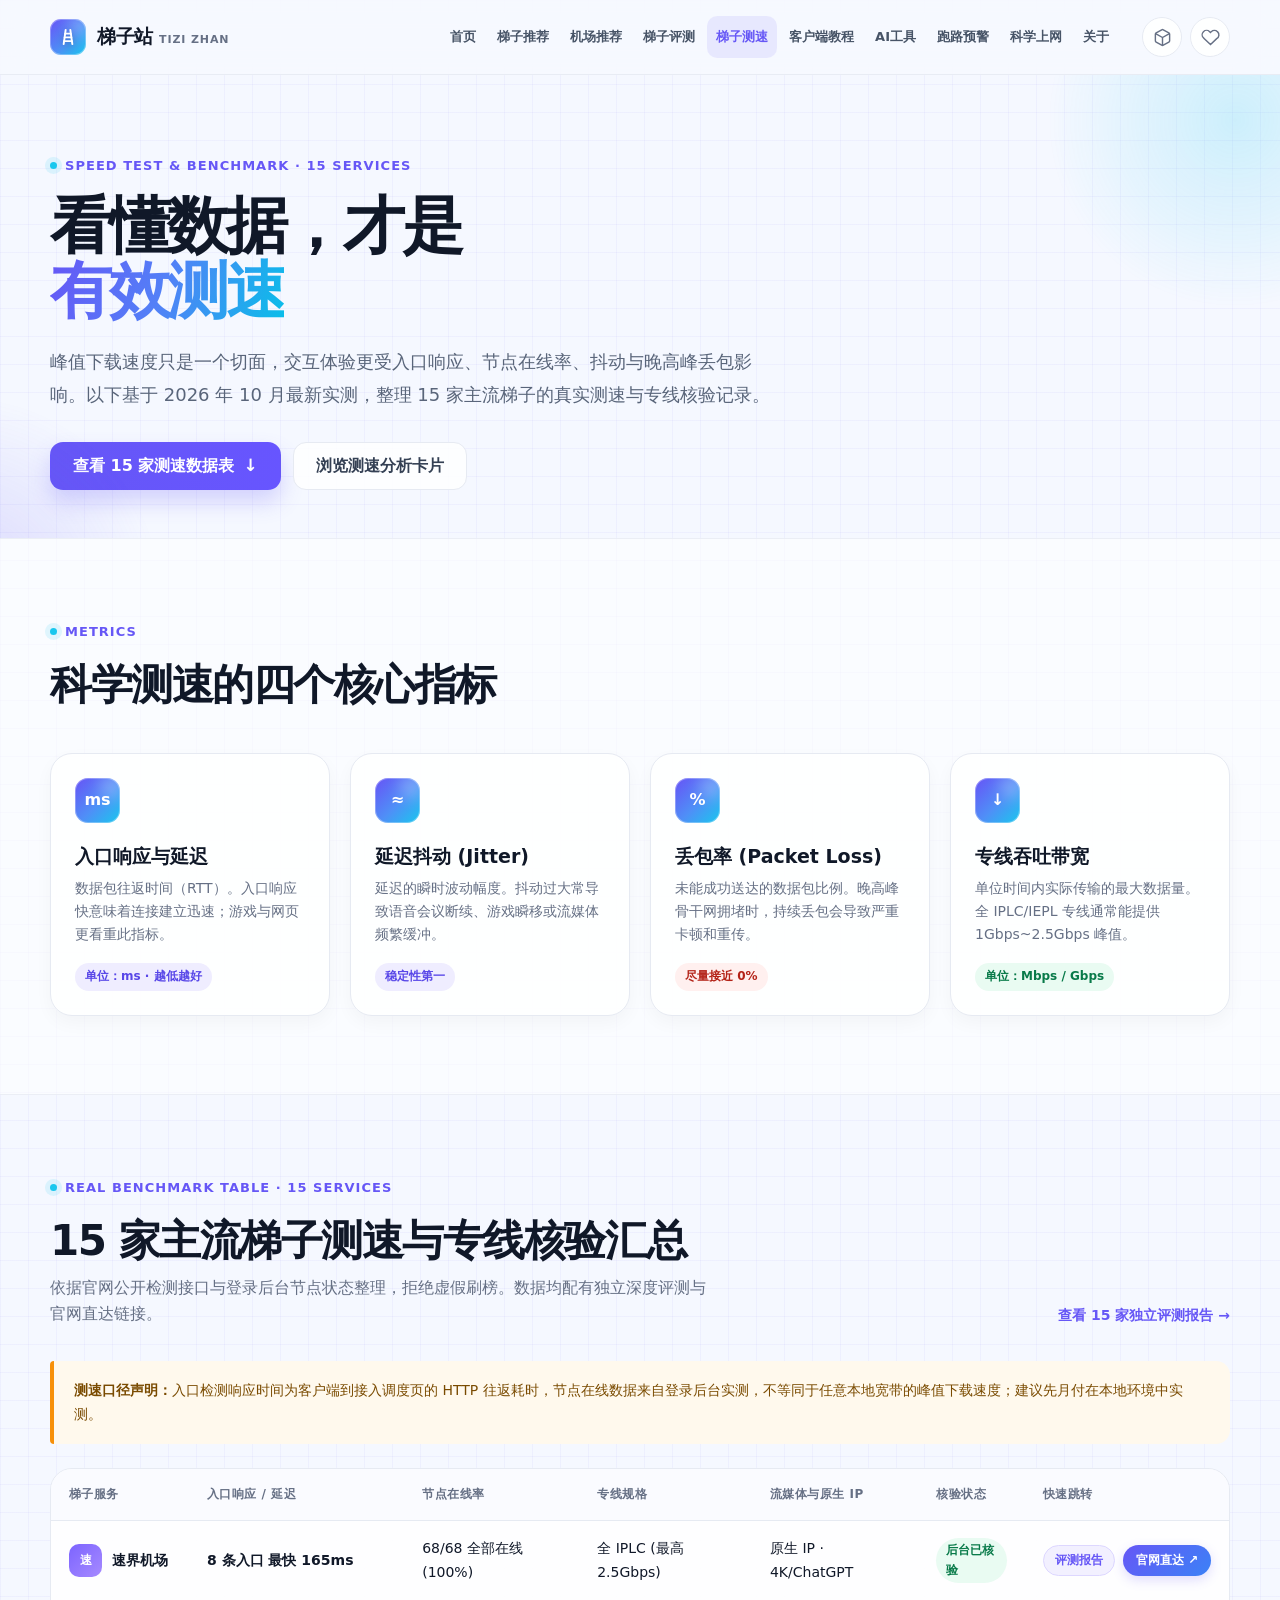
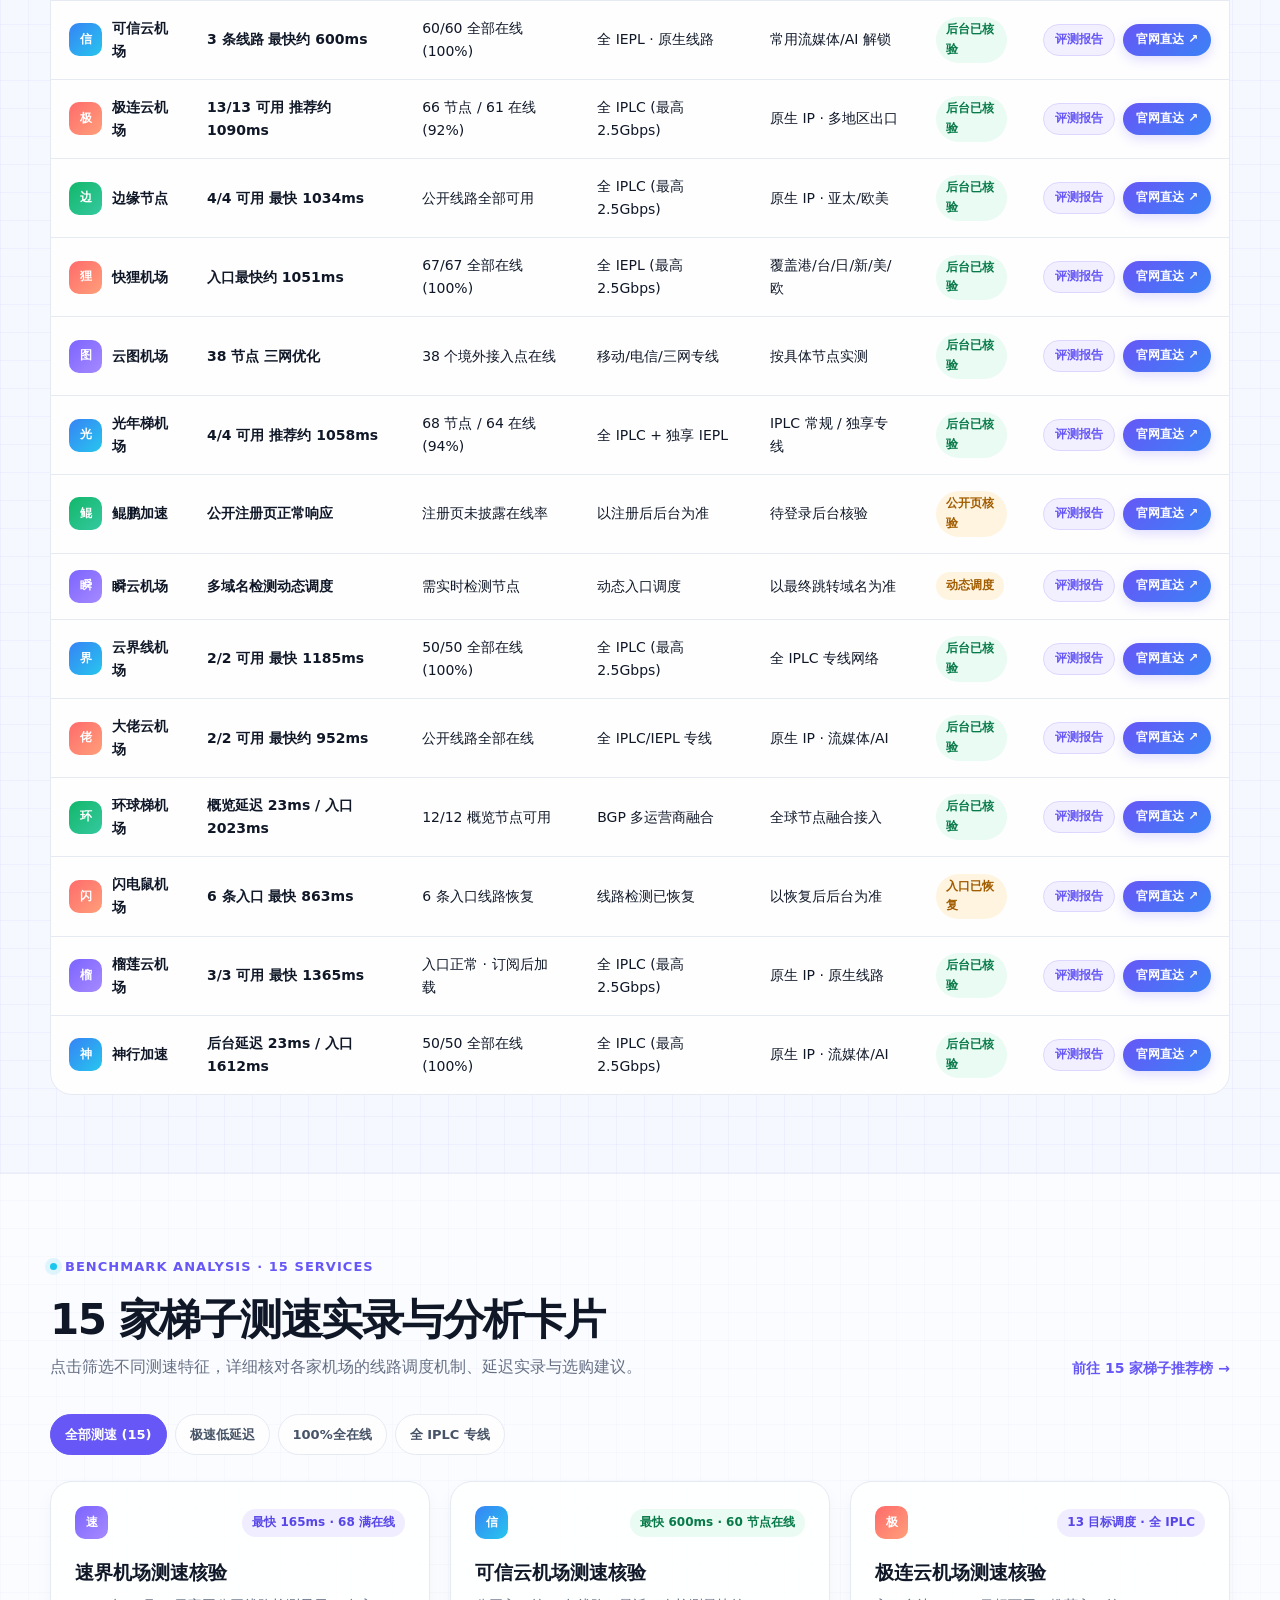
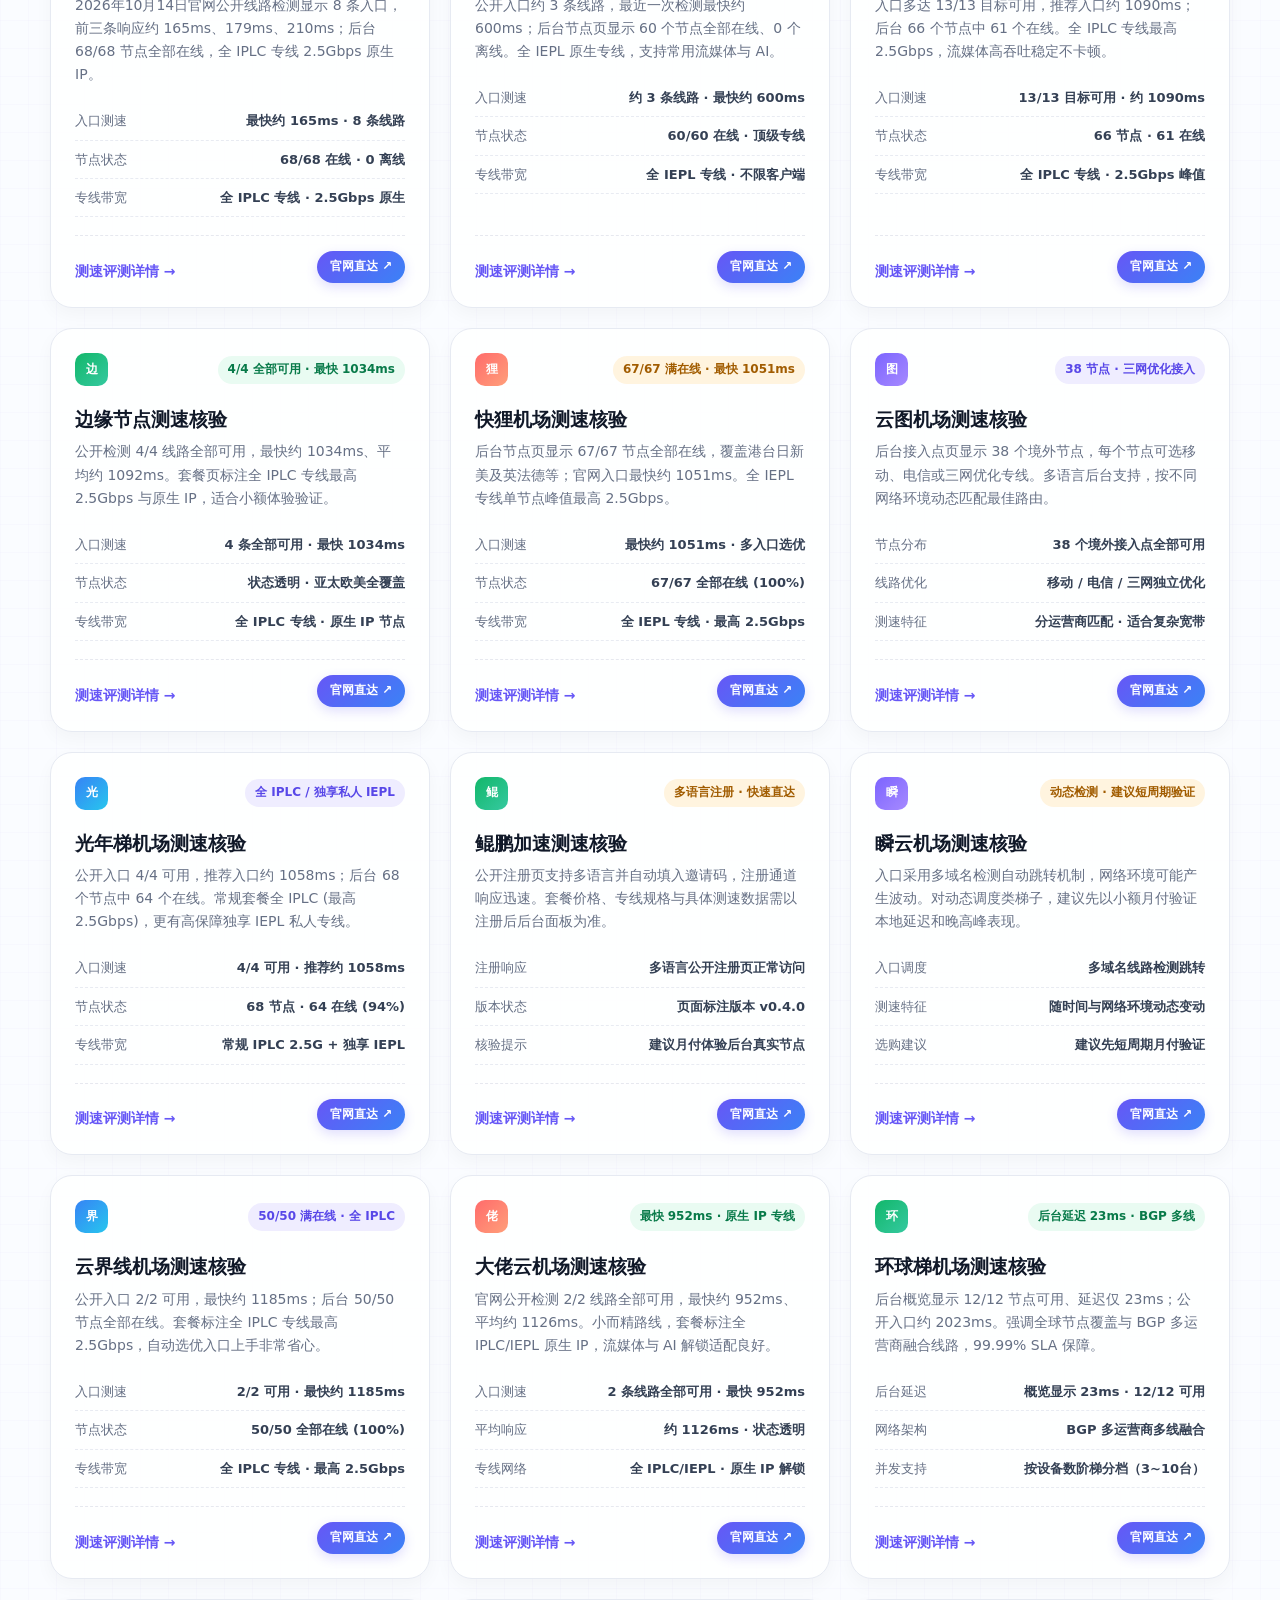
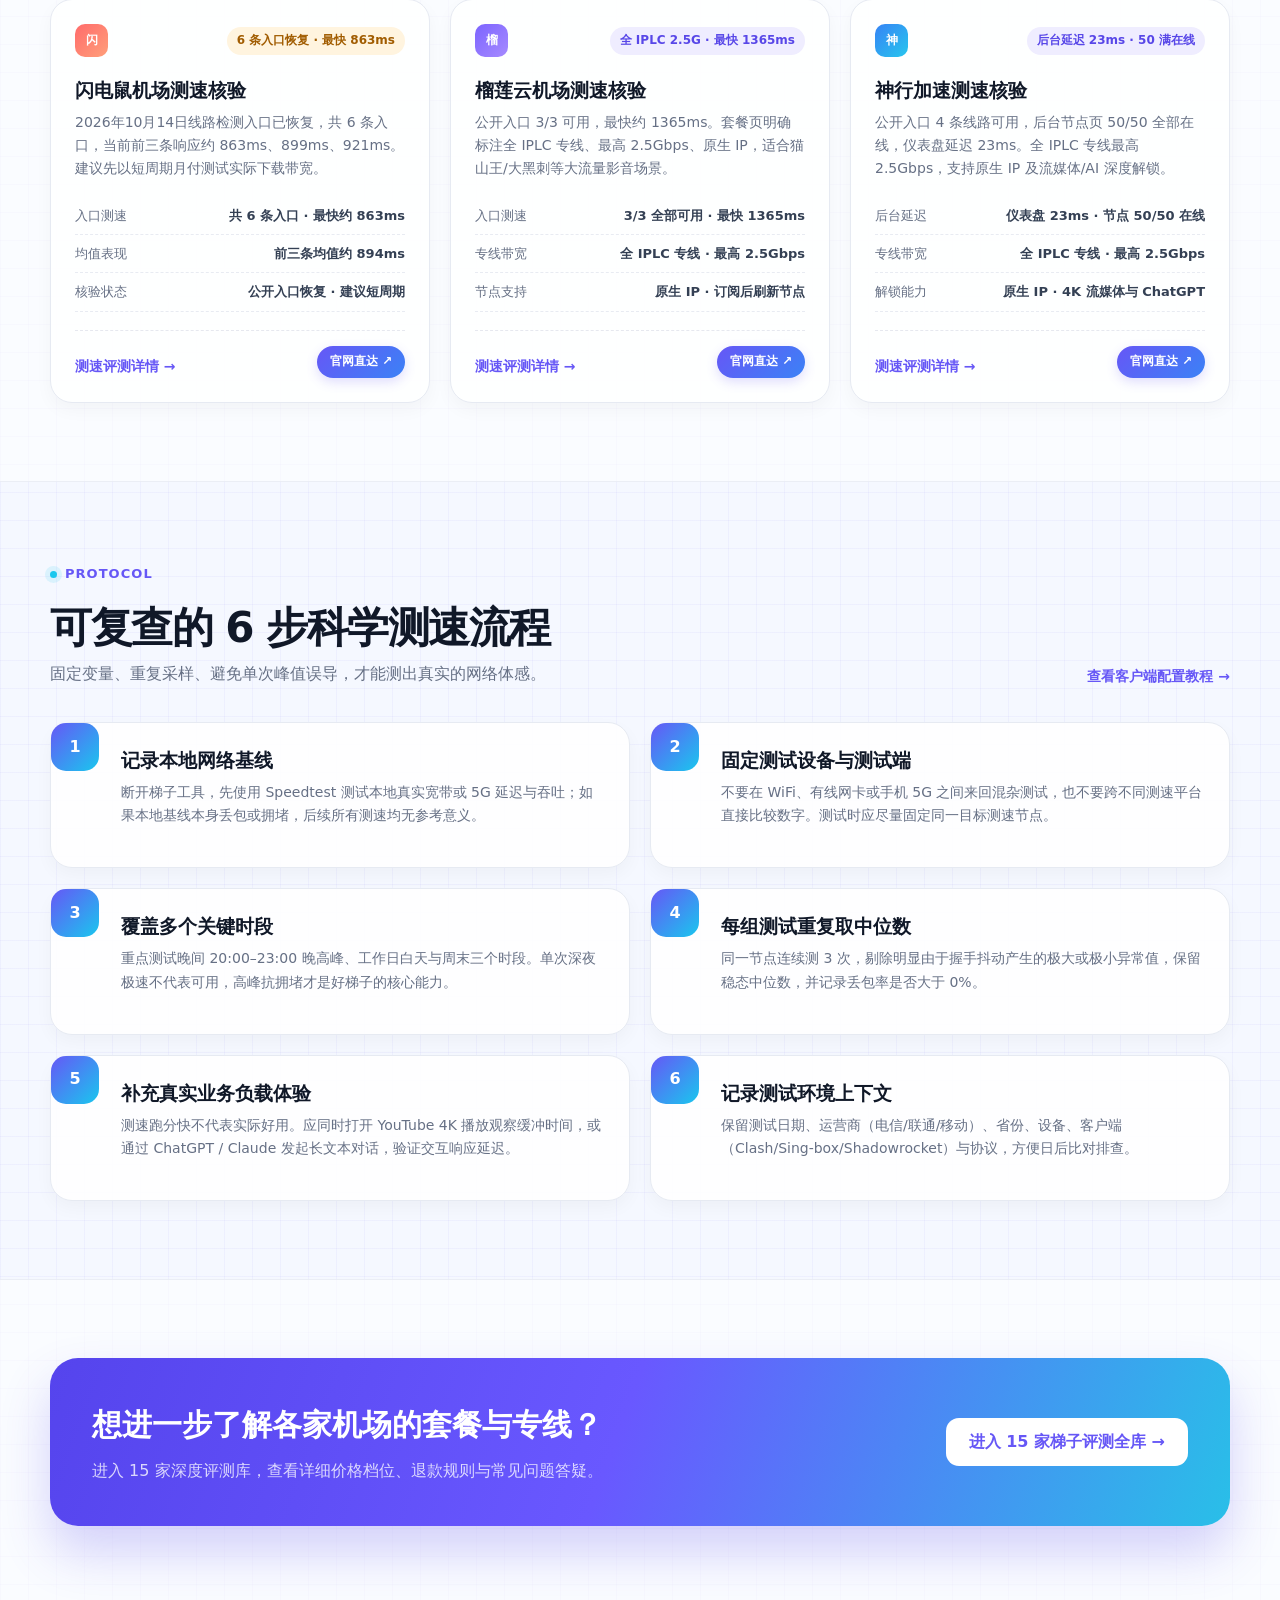
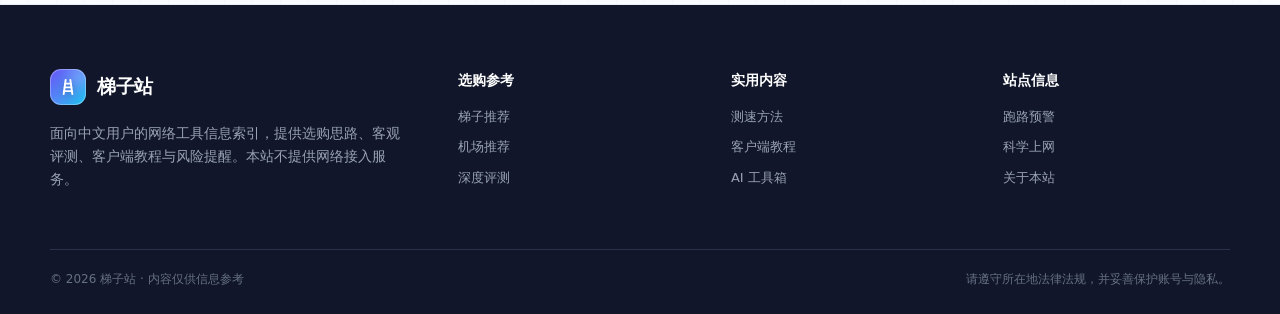
<file: speed-test.html>
<!doctype html>
<html lang="zh-CN">
<head>
  <meta charset="utf-8">
  <meta name="viewport" content="width=device-width,initial-scale=1">
  <title>梯子测速｜15 家主流机场线路延迟、节点在线与实测报告 - 梯子站</title>
  <meta name="description" content="基于 2026 年最新后台实测，公开 15 家主流梯子机场的入口响应延迟、节点在线率、IPLC/IEPL 专线带宽与测速记录，提供独立评测与官网入口直达。">
  <meta name="keywords" content="梯子测速, 机场测速, 节点延迟测试, 丢包率, IPLC测速, 晚高峰测速">
  <link rel="canonical" href="https://tizizhan.online/speed-test.html">

  <meta name="geo.region" content="HK">
  <meta name="geo.placename" content="Hong Kong">
  <meta name="content-language" content="zh-CN">

  <meta property="og:site_name" content="梯子站">
  <meta property="og:type" content="article">
  <meta property="og:title" content="梯子测速｜15 家主流机场线路延迟、节点在线与实测报告">
  <meta property="og:description" content="公开 15 家主流梯子机场的入口响应延迟、节点在线率与专线带宽实测报告。">
  <meta property="og:url" content="https://tizizhan.online/speed-test.html">
  <meta name="twitter:card" content="summary_large_image">

  <script type="application/ld+json">
  {
    "@context": "https://schema.org",
    "@type": "BreadcrumbList",
    "itemListElement": [
      {
        "@type": "ListItem",
        "position": 1,
        "name": "首页",
        "item": "https://tizizhan.online/"
      },
      {
        "@type": "ListItem",
        "position": 2,
        "name": "梯子测速",
        "item": "https://tizizhan.online/speed-test.html"
      }
    ]
  }
  </script>

  <link rel="stylesheet" href="assets/styles.css">
</head>
<body data-page="speed">
  <div data-site-header></div>
  <main>
    <section class="hero compact">
      <div class="container">
        <div class="eyebrow">SPEED TEST &amp; BENCHMARK · 15 SERVICES</div>
        <h1>看懂数据，才是<br><span class="gradient-text">有效测速</span></h1>
        <p class="hero-copy">峰值下载速度只是一个切面，交互体验更受入口响应、节点在线率、抖动与晚高峰丢包影响。以下基于 2026 年 10 月最新实测，整理 15 家主流梯子的真实测速与专线核验记录。</p>
        <div class="hero-actions">
          <a class="button primary" href="#benchmark-table">查看 15 家测速数据表 <span class="arrow">↓</span></a>
          <a class="button secondary" href="#speed-cards">浏览测速分析卡片</a>
        </div>
      </div>
    </section>

    <!-- 4 个核心测速指标 -->
    <section class="section tint">
      <div class="container">
        <div class="section-heading">
          <div>
            <div class="eyebrow">Metrics</div>
            <h2>科学测速的四个核心指标</h2>
          </div>
        </div>
        <div class="grid grid-4">
          <div class="card">
            <div class="icon-tile">ms</div>
            <h3>入口响应与延迟</h3>
            <p>数据包往返时间（RTT）。入口响应快意味着连接建立迅速；游戏与网页更看重此指标。</p>
            <span class="tag purple">单位：ms · 越低越好</span>
          </div>
          <div class="card">
            <div class="icon-tile">≈</div>
            <h3>延迟抖动 (Jitter)</h3>
            <p>延迟的瞬时波动幅度。抖动过大常导致语音会议断续、游戏瞬移或流媒体频繁缓冲。</p>
            <span class="tag purple">稳定性第一</span>
          </div>
          <div class="card">
            <div class="icon-tile">%</div>
            <h3>丢包率 (Packet Loss)</h3>
            <p>未能成功送达的数据包比例。晚高峰骨干网拥堵时，持续丢包会导致严重卡顿和重传。</p>
            <span class="tag red">尽量接近 0%</span>
          </div>
          <div class="card">
            <div class="icon-tile">↓</div>
            <h3>专线吞吐带宽</h3>
            <p>单位时间内实际传输的最大数据量。全 IPLC/IEPL 专线通常能提供 1Gbps~2.5Gbps 峰值。</p>
            <span class="tag green">单位：Mbps / Gbps</span>
          </div>
        </div>
      </div>
    </section>

    <!-- 15 家梯子测速实测数据总表 -->
    <section class="section" id="benchmark-table">
      <div class="container">
        <div class="section-heading">
          <div>
            <div class="eyebrow">Real Benchmark Table · 15 Services</div>
            <h2>15 家主流梯子测速与专线核验汇总</h2>
            <p>依据官网公开检测接口与登录后台节点状态整理，拒绝虚假刷榜。数据均配有独立深度评测与官网直达链接。</p>
          </div>
          <a class="text-link" href="reviews.html">查看 15 家独立评测报告 →</a>
        </div>

        <div class="notice" style="margin-bottom:24px">
          <strong>测速口径声明：</strong>入口检测响应时间为客户端到接入调度页的 HTTP 往返耗时，节点在线数据来自登录后台实测，不等同于任意本地宽带的峰值下载速度；建议先月付在本地环境中实测。
        </div>

        <div class="table-wrap">
          <table class="data-table">
            <thead>
              <tr>
                <th>梯子服务</th>
                <th>入口响应 / 延迟</th>
                <th>节点在线率</th>
                <th>专线规格</th>
                <th>流媒体与原生 IP</th>
                <th>核验状态</th>
                <th>快速跳转</th>
              </tr>
            </thead>
            <tbody>
              <!-- 01 速界机场 -->
              <tr>
                <td><div class="brand-cell"><span class="mini-logo violet">速</span>速界机场</div></td>
                <td><strong>8 条入口 最快 165ms</strong></td>
                <td>68/68 全部在线 (100%)</td>
                <td>全 IPLC (最高 2.5Gbps)</td>
                <td>原生 IP · 4K/ChatGPT</td>
                <td><span class="tag green">后台已核验</span></td>
                <td>
                  <div class="table-actions">
                    <a class="btn-affiliate-ghost" href="airport.html?id=speed">评测报告</a>
                    <a class="btn-affiliate" href="https://lqy001.speedworldaff.com/#/register?code=p3EKNmlp" target="_blank" rel="noopener sponsored">官网直达 ↗</a>
                  </div>
                </td>
              </tr>
              <!-- 02 可信云机场 -->
              <tr>
                <td><div class="brand-cell"><span class="mini-logo blue">信</span>可信云机场</div></td>
                <td><strong>3 条线路 最快约 600ms</strong></td>
                <td>60/60 全部在线 (100%)</td>
                <td>全 IEPL · 原生线路</td>
                <td>常用流媒体/AI 解锁</td>
                <td><span class="tag green">后台已核验</span></td>
                <td>
                  <div class="table-actions">
                    <a class="btn-affiliate-ghost" href="airport.html?id=kexin">评测报告</a>
                    <a class="btn-affiliate" href="https://ermaozi01.kosingaff.com/#/register?code=FA6DjjDi" target="_blank" rel="noopener sponsored">官网直达 ↗</a>
                  </div>
                </td>
              </tr>
              <!-- 03 极连云机场 -->
              <tr>
                <td><div class="brand-cell"><span class="mini-logo coral">极</span>极连云机场</div></td>
                <td><strong>13/13 可用 推荐约 1090ms</strong></td>
                <td>66 节点 / 61 在线 (92%)</td>
                <td>全 IPLC (最高 2.5Gbps)</td>
                <td>原生 IP · 多地区出口</td>
                <td><span class="tag green">后台已核验</span></td>
                <td>
                  <div class="table-actions">
                    <a class="btn-affiliate-ghost" href="airport.html?id=jilian">评测报告</a>
                    <a class="btn-affiliate" href="https://liujie2002.jlyvipaff.com/#/?code=0MxRdXiu" target="_blank" rel="noopener sponsored">官网直达 ↗</a>
                  </div>
                </td>
              </tr>
              <!-- 04 边缘节点 -->
              <tr>
                <td><div class="brand-cell"><span class="mini-logo green">边</span>边缘节点</div></td>
                <td><strong>4/4 可用 最快 1034ms</strong></td>
                <td>公开线路全部可用</td>
                <td>全 IPLC (最高 2.5Gbps)</td>
                <td>原生 IP · 亚太/欧美</td>
                <td><span class="tag green">后台已核验</span></td>
                <td>
                  <div class="table-actions">
                    <a class="btn-affiliate-ghost" href="airport.html?id=edge">评测报告</a>
                    <a class="btn-affiliate" href="https://zoio.edgenovaaff.cc/#/register?code=ti8OUEN2" target="_blank" rel="noopener sponsored">官网直达 ↗</a>
                  </div>
                </td>
              </tr>
              <!-- 05 快狸机场 -->
              <tr>
                <td><div class="brand-cell"><span class="mini-logo coral">狸</span>快狸机场</div></td>
                <td><strong>入口最快约 1051ms</strong></td>
                <td>67/67 全部在线 (100%)</td>
                <td>全 IEPL (最高 2.5Gbps)</td>
                <td>覆盖港/台/日/新/美/欧</td>
                <td><span class="tag green">后台已核验</span></td>
                <td>
                  <div class="table-actions">
                    <a class="btn-affiliate-ghost" href="airport.html?id=kuaili">评测报告</a>
                    <a class="btn-affiliate" href="https://yyo649929.kuailiaff.com/#/register?code=JVuUcHke" target="_blank" rel="noopener sponsored">官网直达 ↗</a>
                  </div>
                </td>
              </tr>
              <!-- 06 云图机场 -->
              <tr>
                <td><div class="brand-cell"><span class="mini-logo violet">图</span>云图机场</div></td>
                <td><strong>38 节点 三网优化</strong></td>
                <td>38 个境外接入点在线</td>
                <td>移动/电信/三网专线</td>
                <td>按具体节点实测</td>
                <td><span class="tag green">后台已核验</span></td>
                <td>
                  <div class="table-actions">
                    <a class="btn-affiliate-ghost" href="airport.html?id=yuntu">评测报告</a>
                    <a class="btn-affiliate" href="https://super.ytjcok.org/#/register?code=iKpNlXer" target="_blank" rel="noopener sponsored">官网直达 ↗</a>
                  </div>
                </td>
              </tr>
              <!-- 07 光年梯机场 -->
              <tr>
                <td><div class="brand-cell"><span class="mini-logo blue">光</span>光年梯机场</div></td>
                <td><strong>4/4 可用 推荐约 1058ms</strong></td>
                <td>68 节点 / 64 在线 (94%)</td>
                <td>全 IPLC + 独享 IEPL</td>
                <td>IPLC 常规 / 独享专线</td>
                <td><span class="tag green">后台已核验</span></td>
                <td>
                  <div class="table-actions">
                    <a class="btn-affiliate-ghost" href="airport.html?id=guangnian">评测报告</a>
                    <a class="btn-affiliate" href="http://liujie2002.gntaff.com/#/?code=NoPkovej" target="_blank" rel="noopener sponsored">官网直达 ↗</a>
                  </div>
                </td>
              </tr>
              <!-- 08 鲲鹏加速 -->
              <tr>
                <td><div class="brand-cell"><span class="mini-logo green">鲲</span>鲲鹏加速</div></td>
                <td><strong>公开注册页正常响应</strong></td>
                <td>注册页未披露在线率</td>
                <td>以注册后后台为准</td>
                <td>待登录后台核验</td>
                <td><span class="tag orange">公开页核验</span></td>
                <td>
                  <div class="table-actions">
                    <a class="btn-affiliate-ghost" href="airport.html?id=kunpeng">评测报告</a>
                    <a class="btn-affiliate" href="https://kunpengjiasu.com/#/register?code=99UgsawR" target="_blank" rel="noopener sponsored">官网直达 ↗</a>
                  </div>
                </td>
              </tr>
              <!-- 09 瞬云机场 -->
              <tr>
                <td><div class="brand-cell"><span class="mini-logo violet">瞬</span>瞬云机场</div></td>
                <td><strong>多域名检测动态调度</strong></td>
                <td>需实时检测节点</td>
                <td>动态入口调度</td>
                <td>以最终跳转域名为准</td>
                <td><span class="tag orange">动态调度</span></td>
                <td>
                  <div class="table-actions">
                    <a class="btn-affiliate-ghost" href="airport.html?id=shunyun">评测报告</a>
                    <a class="btn-affiliate" href="https://ddd.jichang.best/#/register?code=7idBwf3R" target="_blank" rel="noopener sponsored">官网直达 ↗</a>
                  </div>
                </td>
              </tr>
              <!-- 10 云界线机场 -->
              <tr>
                <td><div class="brand-cell"><span class="mini-logo blue">界</span>云界线机场</div></td>
                <td><strong>2/2 可用 最快 1185ms</strong></td>
                <td>50/50 全部在线 (100%)</td>
                <td>全 IPLC (最高 2.5Gbps)</td>
                <td>全 IPLC 专线网络</td>
                <td><span class="tag green">后台已核验</span></td>
                <td>
                  <div class="table-actions">
                    <a class="btn-affiliate-ghost" href="airport.html?id=yunjiexian">评测报告</a>
                    <a class="btn-affiliate" href="https://youxia01.yunjiexianaff.com/#/?code=8ImGvubv" target="_blank" rel="noopener sponsored">官网直达 ↗</a>
                  </div>
                </td>
              </tr>
              <!-- 11 大佬云机场 -->
              <tr>
                <td><div class="brand-cell"><span class="mini-logo coral">佬</span>大佬云机场</div></td>
                <td><strong>2/2 可用 最快约 952ms</strong></td>
                <td>公开线路全部在线</td>
                <td>全 IPLC/IEPL 专线</td>
                <td>原生 IP · 流媒体/AI</td>
                <td><span class="tag green">后台已核验</span></td>
                <td>
                  <div class="table-actions">
                    <a class="btn-affiliate-ghost" href="airport.html?id=dalao">评测报告</a>
                    <a class="btn-affiliate" href="https://liu01.dalaoyunaff.com/#/?code=9A9fbKzz" target="_blank" rel="noopener sponsored">官网直达 ↗</a>
                  </div>
                </td>
              </tr>
              <!-- 12 环球梯机场 -->
              <tr>
                <td><div class="brand-cell"><span class="mini-logo green">环</span>环球梯机场</div></td>
                <td><strong>概览延迟 23ms / 入口2023ms</strong></td>
                <td>12/12 概览节点可用</td>
                <td>BGP 多运营商融合</td>
                <td>全球节点融合接入</td>
                <td><span class="tag green">后台已核验</span></td>
                <td>
                  <div class="table-actions">
                    <a class="btn-affiliate-ghost" href="airport.html?id=huanqiu">评测报告</a>
                    <a class="btn-affiliate" href="https://123pps01.huanqiutiaff.com/#/?code=iJzShI5m" target="_blank" rel="noopener sponsored">官网直达 ↗</a>
                  </div>
                </td>
              </tr>
              <!-- 13 闪电鼠机场 -->
              <tr>
                <td><div class="brand-cell"><span class="mini-logo coral">闪</span>闪电鼠机场</div></td>
                <td><strong>6 条入口 最快 863ms</strong></td>
                <td>6 条入口线路恢复</td>
                <td>线路检测已恢复</td>
                <td>以恢复后后台为准</td>
                <td><span class="tag orange">入口已恢复</span></td>
                <td>
                  <div class="table-actions">
                    <a class="btn-affiliate-ghost" href="airport.html?id=shandian">评测报告</a>
                    <a class="btn-affiliate" href="https://eothvip01.shandianshuaff.com/#/?code=qNodU3f6" target="_blank" rel="noopener sponsored">官网直达 ↗</a>
                  </div>
                </td>
              </tr>
              <!-- 14 榴莲云机场 -->
              <tr>
                <td><div class="brand-cell"><span class="mini-logo violet">榴</span>榴莲云机场</div></td>
                <td><strong>3/3 可用 最快 1365ms</strong></td>
                <td>入口正常 · 订阅后加载</td>
                <td>全 IPLC (最高 2.5Gbps)</td>
                <td>原生 IP · 原生线路</td>
                <td><span class="tag green">后台已核验</span></td>
                <td>
                  <div class="table-actions">
                    <a class="btn-affiliate-ghost" href="airport.html?id=liulian">评测报告</a>
                    <a class="btn-affiliate" href="http://853vip01.liulianyunaff.com/#/?code=O6mS8K5N" target="_blank" rel="noopener sponsored">官网直达 ↗</a>
                  </div>
                </td>
              </tr>
              <!-- 15 神行加速 -->
              <tr>
                <td><div class="brand-cell"><span class="mini-logo blue">神</span>神行加速</div></td>
                <td><strong>后台延迟 23ms / 入口1612ms</strong></td>
                <td>50/50 全部在线 (100%)</td>
                <td>全 IPLC (最高 2.5Gbps)</td>
                <td>原生 IP · 流媒体/AI</td>
                <td><span class="tag green">后台已核验</span></td>
                <td>
                  <div class="table-actions">
                    <a class="btn-affiliate-ghost" href="airport.html?id=shenxing">评测报告</a>
                    <a class="btn-affiliate" href="https://fugui0077.shenxingaff.com/#/?code=z3ybkLVj" target="_blank" rel="noopener sponsored">官网直达 ↗</a>
                  </div>
                </td>
              </tr>
            </tbody>
          </table>
        </div>
      </div>
    </section>

    <!-- 15 家测速分析卡片专区 -->
    <section class="section tint" id="speed-cards">
      <div class="container">
        <div class="section-heading">
          <div>
            <div class="eyebrow">Benchmark Analysis · 15 Services</div>
            <h2>15 家梯子测速实录与分析卡片</h2>
            <p>点击筛选不同测速特征，详细核对各家机场的线路调度机制、延迟实录与选购建议。</p>
          </div>
          <a class="text-link" href="ladder.html">前往 15 家梯子推荐榜 →</a>
        </div>

        <div class="filters" data-filter-group>
          <button class="filter-button active" data-filter="all">全部测速 (15)</button>
          <button class="filter-button" data-filter="fast">极速低延迟</button>
          <button class="filter-button" data-filter="full">100%全在线</button>
          <button class="filter-button" data-filter="iplc">全 IPLC 专线</button>
        </div>

        <div class="grid grid-3">
          <!-- 01 速界 -->
          <article class="card ranking-card" data-category="fast iplc full">
            <div class="rank-head">
              <div class="mini-logo violet">速</div>
              <span class="tag purple">最快 165ms · 68 满在线</span>
            </div>
            <h3>速界机场测速核验</h3>
            <p>2026年10月14日官网公开线路检测显示 8 条入口，前三条响应约 165ms、179ms、210ms；后台 68/68 节点全部在线，全 IPLC 专线 2.5Gbps 原生 IP。</p>
            <ul class="metric-list">
              <li><span>入口测速</span><strong>最快约 165ms · 8 条线路</strong></li>
              <li><span>节点状态</span><strong>68/68 在线 · 0 离线</strong></li>
              <li><span>专线带宽</span><strong>全 IPLC 专线 · 2.5Gbps 原生</strong></li>
            </ul>
            <div class="card-actions">
              <a class="text-link" href="airport.html?id=speed">测速评测详情 →</a>
              <a class="btn-affiliate" href="https://lqy001.speedworldaff.com/#/register?code=p3EKNmlp" target="_blank" rel="noopener sponsored">官网直达 ↗</a>
            </div>
          </article>

          <!-- 02 可信云 -->
          <article class="card ranking-card" data-category="full">
            <div class="rank-head">
              <div class="mini-logo blue">信</div>
              <span class="tag green">最快 600ms · 60 节点在线</span>
            </div>
            <h3>可信云机场测速核验</h3>
            <p>公开入口约 3 条线路，最近一次检测最快约 600ms；后台节点页显示 60 个节点全部在线、0 个离线。全 IEPL 原生专线，支持常用流媒体与 AI。</p>
            <ul class="metric-list">
              <li><span>入口测速</span><strong>约 3 条线路 · 最快约 600ms</strong></li>
              <li><span>节点状态</span><strong>60/60 在线 · 顶级专线</strong></li>
              <li><span>专线带宽</span><strong>全 IEPL 专线 · 不限客户端</strong></li>
            </ul>
            <div class="card-actions">
              <a class="text-link" href="airport.html?id=kexin">测速评测详情 →</a>
              <a class="btn-affiliate" href="https://ermaozi01.kosingaff.com/#/register?code=FA6DjjDi" target="_blank" rel="noopener sponsored">官网直达 ↗</a>
            </div>
          </article>

          <!-- 03 极连云 -->
          <article class="card ranking-card" data-category="iplc">
            <div class="rank-head">
              <div class="mini-logo coral">极</div>
              <span class="tag purple">13 目标调度 · 全 IPLC</span>
            </div>
            <h3>极连云机场测速核验</h3>
            <p>入口多达 13/13 目标可用，推荐入口约 1090ms；后台 66 个节点中 61 个在线。全 IPLC 专线最高 2.5Gbps，流媒体高吞吐稳定不卡顿。</p>
            <ul class="metric-list">
              <li><span>入口测速</span><strong>13/13 目标可用 · 约 1090ms</strong></li>
              <li><span>节点状态</span><strong>66 节点 · 61 在线</strong></li>
              <li><span>专线带宽</span><strong>全 IPLC 专线 · 2.5Gbps 峰值</strong></li>
            </ul>
            <div class="card-actions">
              <a class="text-link" href="airport.html?id=jilian">测速评测详情 →</a>
              <a class="btn-affiliate" href="https://liujie2002.jlyvipaff.com/#/?code=0MxRdXiu" target="_blank" rel="noopener sponsored">官网直达 ↗</a>
            </div>
          </article>

          <!-- 04 边缘节点 -->
          <article class="card ranking-card" data-category="fast iplc">
            <div class="rank-head">
              <div class="mini-logo green">边</div>
              <span class="tag green">4/4 全部可用 · 最快 1034ms</span>
            </div>
            <h3>边缘节点测速核验</h3>
            <p>公开检测 4/4 线路全部可用，最快约 1034ms、平均约 1092ms。套餐页标注全 IPLC 专线最高 2.5Gbps 与原生 IP，适合小额体验验证。</p>
            <ul class="metric-list">
              <li><span>入口测速</span><strong>4 条全部可用 · 最快 1034ms</strong></li>
              <li><span>节点状态</span><strong>状态透明 · 亚太欧美全覆盖</strong></li>
              <li><span>专线带宽</span><strong>全 IPLC 专线 · 原生 IP 节点</strong></li>
            </ul>
            <div class="card-actions">
              <a class="text-link" href="airport.html?id=edge">测速评测详情 →</a>
              <a class="btn-affiliate" href="https://zoio.edgenovaaff.cc/#/register?code=ti8OUEN2" target="_blank" rel="noopener sponsored">官网直达 ↗</a>
            </div>
          </article>

          <!-- 05 快狸 -->
          <article class="card ranking-card" data-category="full">
            <div class="rank-head">
              <div class="mini-logo coral">狸</div>
              <span class="tag orange">67/67 满在线 · 最快 1051ms</span>
            </div>
            <h3>快狸机场测速核验</h3>
            <p>后台节点页显示 67/67 节点全部在线，覆盖港台日新美及英法德等；官网入口最快约 1051ms。全 IEPL 专线单节点峰值最高 2.5Gbps。</p>
            <ul class="metric-list">
              <li><span>入口测速</span><strong>最快约 1051ms · 多入口选优</strong></li>
              <li><span>节点状态</span><strong>67/67 全部在线 (100%)</strong></li>
              <li><span>专线带宽</span><strong>全 IEPL 专线 · 最高 2.5Gbps</strong></li>
            </ul>
            <div class="card-actions">
              <a class="text-link" href="airport.html?id=kuaili">测速评测详情 →</a>
              <a class="btn-affiliate" href="https://yyo649929.kuailiaff.com/#/register?code=JVuUcHke" target="_blank" rel="noopener sponsored">官网直达 ↗</a>
            </div>
          </article>

          <!-- 06 云图 -->
          <article class="card ranking-card" data-category="fast">
            <div class="rank-head">
              <div class="mini-logo violet">图</div>
              <span class="tag purple">38 节点 · 三网优化接入</span>
            </div>
            <h3>云图机场测速核验</h3>
            <p>后台接入点页显示 38 个境外节点，每个节点可选移动、电信或三网优化专线。多语言后台支持，按不同网络环境动态匹配最佳路由。</p>
            <ul class="metric-list">
              <li><span>节点分布</span><strong>38 个境外接入点全部可用</strong></li>
              <li><span>线路优化</span><strong>移动 / 电信 / 三网独立优化</strong></li>
              <li><span>测速特征</span><strong>分运营商匹配 · 适合复杂宽带</strong></li>
            </ul>
            <div class="card-actions">
              <a class="text-link" href="airport.html?id=yuntu">测速评测详情 →</a>
              <a class="btn-affiliate" href="https://super.ytjcok.org/#/register?code=iKpNlXer" target="_blank" rel="noopener sponsored">官网直达 ↗</a>
            </div>
          </article>

          <!-- 07 光年梯 -->
          <article class="card ranking-card" data-category="iplc">
            <div class="rank-head">
              <div class="mini-logo blue">光</div>
              <span class="tag purple">全 IPLC / 独享私人 IEPL</span>
            </div>
            <h3>光年梯机场测速核验</h3>
            <p>公开入口 4/4 可用，推荐入口约 1058ms；后台 68 个节点中 64 个在线。常规套餐全 IPLC (最高 2.5Gbps)，更有高保障独享 IEPL 私人专线。</p>
            <ul class="metric-list">
              <li><span>入口测速</span><strong>4/4 可用 · 推荐约 1058ms</strong></li>
              <li><span>节点状态</span><strong>68 节点 · 64 在线 (94%)</strong></li>
              <li><span>专线带宽</span><strong>常规 IPLC 2.5G + 独享 IEPL</strong></li>
            </ul>
            <div class="card-actions">
              <a class="text-link" href="airport.html?id=guangnian">测速评测详情 →</a>
              <a class="btn-affiliate" href="http://liujie2002.gntaff.com/#/?code=NoPkovej" target="_blank" rel="noopener sponsored">官网直达 ↗</a>
            </div>
          </article>

          <!-- 08 鲲鹏加速 -->
          <article class="card ranking-card" data-category="fast">
            <div class="rank-head">
              <div class="mini-logo green">鲲</div>
              <span class="tag orange">多语言注册 · 快速直达</span>
            </div>
            <h3>鲲鹏加速测速核验</h3>
            <p>公开注册页支持多语言并自动填入邀请码，注册通道响应迅速。套餐价格、专线规格与具体测速数据需以注册后后台面板为准。</p>
            <ul class="metric-list">
              <li><span>注册响应</span><strong>多语言公开注册页正常访问</strong></li>
              <li><span>版本状态</span><strong>页面标注版本 v0.4.0</strong></li>
              <li><span>核验提示</span><strong>建议月付体验后台真实节点</strong></li>
            </ul>
            <div class="card-actions">
              <a class="text-link" href="airport.html?id=kunpeng">测速评测详情 →</a>
              <a class="btn-affiliate" href="https://kunpengjiasu.com/#/register?code=99UgsawR" target="_blank" rel="noopener sponsored">官网直达 ↗</a>
            </div>
          </article>

          <!-- 09 瞬云 -->
          <article class="card ranking-card" data-category="fast">
            <div class="rank-head">
              <div class="mini-logo violet">瞬</div>
              <span class="tag orange">动态检测 · 建议短周期验证</span>
            </div>
            <h3>瞬云机场测速核验</h3>
            <p>入口采用多域名检测自动跳转机制，网络环境可能产生波动。对动态调度类梯子，建议先以小额月付验证本地延迟和晚高峰表现。</p>
            <ul class="metric-list">
              <li><span>入口调度</span><strong>多域名线路检测跳转</strong></li>
              <li><span>测速特征</span><strong>随时间与网络环境动态变动</strong></li>
              <li><span>选购建议</span><strong>建议先短周期月付验证</strong></li>
            </ul>
            <div class="card-actions">
              <a class="text-link" href="airport.html?id=shunyun">测速评测详情 →</a>
              <a class="btn-affiliate" href="https://ddd.jichang.best/#/register?code=7idBwf3R" target="_blank" rel="noopener sponsored">官网直达 ↗</a>
            </div>
          </article>

          <!-- 10 云界线 -->
          <article class="card ranking-card" data-category="iplc full">
            <div class="rank-head">
              <div class="mini-logo blue">界</div>
              <span class="tag purple">50/50 满在线 · 全 IPLC</span>
            </div>
            <h3>云界线机场测速核验</h3>
            <p>公开入口 2/2 可用，最快约 1185ms；后台 50/50 节点全部在线。套餐标注全 IPLC 专线最高 2.5Gbps，自动选优入口上手非常省心。</p>
            <ul class="metric-list">
              <li><span>入口测速</span><strong>2/2 可用 · 最快约 1185ms</strong></li>
              <li><span>节点状态</span><strong>50/50 全部在线 (100%)</strong></li>
              <li><span>专线带宽</span><strong>全 IPLC 专线 · 最高 2.5Gbps</strong></li>
            </ul>
            <div class="card-actions">
              <a class="text-link" href="airport.html?id=yunjiexian">测速评测详情 →</a>
              <a class="btn-affiliate" href="https://youxia01.yunjiexianaff.com/#/?code=8ImGvubv" target="_blank" rel="noopener sponsored">官网直达 ↗</a>
            </div>
          </article>

          <!-- 11 大佬云 -->
          <article class="card ranking-card" data-category="fast">
            <div class="rank-head">
              <div class="mini-logo coral">佬</div>
              <span class="tag green">最快 952ms · 原生 IP 专线</span>
            </div>
            <h3>大佬云机场测速核验</h3>
            <p>官网公开检测 2/2 线路全部可用，最快约 952ms、平均约 1126ms。小而精路线，套餐标注全 IPLC/IEPL 原生 IP，流媒体与 AI 解锁适配良好。</p>
            <ul class="metric-list">
              <li><span>入口测速</span><strong>2 条线路全部可用 · 最快 952ms</strong></li>
              <li><span>平均响应</span><strong>约 1126ms · 状态透明</strong></li>
              <li><span>专线网络</span><strong>全 IPLC/IEPL · 原生 IP 解锁</strong></li>
            </ul>
            <div class="card-actions">
              <a class="text-link" href="airport.html?id=dalao">测速评测详情 →</a>
              <a class="btn-affiliate" href="https://liu01.dalaoyunaff.com/#/?code=9A9fbKzz" target="_blank" rel="noopener sponsored">官网直达 ↗</a>
            </div>
          </article>

          <!-- 12 环球梯 -->
          <article class="card ranking-card" data-category="fast">
            <div class="rank-head">
              <div class="mini-logo green">环</div>
              <span class="tag green">后台延迟 23ms · BGP 多线</span>
            </div>
            <h3>环球梯机场测速核验</h3>
            <p>后台概览显示 12/12 节点可用、延迟仅 23ms；公开入口约 2023ms。强调全球节点覆盖与 BGP 多运营商融合线路，99.99% SLA 保障。</p>
            <ul class="metric-list">
              <li><span>后台延迟</span><strong>概览显示 23ms · 12/12 可用</strong></li>
              <li><span>网络架构</span><strong>BGP 多运营商多线融合</strong></li>
              <li><span>并发支持</span><strong>按设备数阶梯分档（3~10台）</strong></li>
            </ul>
            <div class="card-actions">
              <a class="text-link" href="airport.html?id=huanqiu">测速评测详情 →</a>
              <a class="btn-affiliate" href="https://123pps01.huanqiutiaff.com/#/?code=iJzShI5m" target="_blank" rel="noopener sponsored">官网直达 ↗</a>
            </div>
          </article>

          <!-- 13 闪电鼠 -->
          <article class="card ranking-card" data-category="fast">
            <div class="rank-head">
              <div class="mini-logo coral">闪</div>
              <span class="tag orange">6 条入口恢复 · 最快 863ms</span>
            </div>
            <h3>闪电鼠机场测速核验</h3>
            <p>2026年10月14日线路检测入口已恢复，共 6 条入口，当前前三条响应约 863ms、899ms、921ms。建议先以短周期月付测试实际下载带宽。</p>
            <ul class="metric-list">
              <li><span>入口测速</span><strong>共 6 条入口 · 最快约 863ms</strong></li>
              <li><span>均值表现</span><strong>前三条均值约 894ms</strong></li>
              <li><span>核验状态</span><strong>公开入口恢复 · 建议短周期</strong></li>
            </ul>
            <div class="card-actions">
              <a class="text-link" href="airport.html?id=shandian">测速评测详情 →</a>
              <a class="btn-affiliate" href="https://eothvip01.shandianshuaff.com/#/?code=qNodU3f6" target="_blank" rel="noopener sponsored">官网直达 ↗</a>
            </div>
          </article>

          <!-- 14 榴莲云 -->
          <article class="card ranking-card" data-category="iplc">
            <div class="rank-head">
              <div class="mini-logo violet">榴</div>
              <span class="tag purple">全 IPLC 2.5G · 最快 1365ms</span>
            </div>
            <h3>榴莲云机场测速核验</h3>
            <p>公开入口 3/3 可用，最快约 1365ms。套餐页明确标注全 IPLC 专线、最高 2.5Gbps、原生 IP，适合猫山王/大黑刺等大流量影音场景。</p>
            <ul class="metric-list">
              <li><span>入口测速</span><strong>3/3 全部可用 · 最快 1365ms</strong></li>
              <li><span>专线带宽</span><strong>全 IPLC 专线 · 最高 2.5Gbps</strong></li>
              <li><span>节点支持</span><strong>原生 IP · 订阅后刷新节点</strong></li>
            </ul>
            <div class="card-actions">
              <a class="text-link" href="airport.html?id=liulian">测速评测详情 →</a>
              <a class="btn-affiliate" href="http://853vip01.liulianyunaff.com/#/?code=O6mS8K5N" target="_blank" rel="noopener sponsored">官网直达 ↗</a>
            </div>
          </article>

          <!-- 15 神行加速 -->
          <article class="card ranking-card" data-category="fast iplc full">
            <div class="rank-head">
              <div class="mini-logo blue">神</div>
              <span class="tag purple">后台延迟 23ms · 50 满在线</span>
            </div>
            <h3>神行加速测速核验</h3>
            <p>公开入口 4 条线路可用，后台节点页 50/50 全部在线，仪表盘延迟 23ms。全 IPLC 专线最高 2.5Gbps，支持原生 IP 及流媒体/AI 深度解锁。</p>
            <ul class="metric-list">
              <li><span>后台延迟</span><strong>仪表盘 23ms · 节点 50/50 在线</strong></li>
              <li><span>专线带宽</span><strong>全 IPLC 专线 · 最高 2.5Gbps</strong></li>
              <li><span>解锁能力</span><strong>原生 IP · 4K 流媒体与 ChatGPT</strong></li>
            </ul>
            <div class="card-actions">
              <a class="text-link" href="airport.html?id=shenxing">测速评测详情 →</a>
              <a class="btn-affiliate" href="https://fugui0077.shenxingaff.com/#/?code=z3ybkLVj" target="_blank" rel="noopener sponsored">官网直达 ↗</a>
            </div>
          </article>
        </div>
      </div>
    </section>

    <!-- 可复查的科学测速流程 -->
    <section class="section">
      <div class="container">
        <div class="section-heading">
          <div>
            <div class="eyebrow">Protocol</div>
            <h2>可复查的 6 步科学测速流程</h2>
            <p>固定变量、重复采样、避免单次峰值误导，才能测出真实的网络体感。</p>
          </div>
          <a class="text-link" href="tutorials.html">查看客户端配置教程 →</a>
        </div>
        <div class="grid grid-2 steps">
          <div class="card step">
            <h3>记录本地网络基线</h3>
            <p>断开梯子工具，先使用 Speedtest 测试本地真实宽带或 5G 延迟与吞吐；如果本地基线本身丢包或拥堵，后续所有测速均无参考意义。</p>
          </div>
          <div class="card step">
            <h3>固定测试设备与测试端</h3>
            <p>不要在 WiFi、有线网卡或手机 5G 之间来回混杂测试，也不要跨不同测速平台直接比较数字。测试时应尽量固定同一目标测速节点。</p>
          </div>
          <div class="card step">
            <h3>覆盖多个关键时段</h3>
            <p>重点测试晚间 20:00–23:00 晚高峰、工作日白天与周末三个时段。单次深夜极速不代表可用，高峰抗拥堵才是好梯子的核心能力。</p>
          </div>
          <div class="card step">
            <h3>每组测试重复取中位数</h3>
            <p>同一节点连续测 3 次，剔除明显由于握手抖动产生的极大或极小异常值，保留稳态中位数，并记录丢包率是否大于 0%。</p>
          </div>
          <div class="card step">
            <h3>补充真实业务负载体验</h3>
            <p>测速跑分快不代表实际好用。应同时打开 YouTube 4K 播放观察缓冲时间，或通过 ChatGPT / Claude 发起长文本对话，验证交互响应延迟。</p>
          </div>
          <div class="card step">
            <h3>记录测试环境上下文</h3>
            <p>保留测试日期、运营商（电信/联通/移动）、省份、设备、客户端（Clash/Sing-box/Shadowrocket）与协议，方便日后比对排查。</p>
          </div>
        </div>
      </div>
    </section>

    <!-- 底部保障与导航 -->
    <section class="section tint">
      <div class="container">
        <div class="cta">
          <div>
            <h2>想进一步了解各家机场的套餐与专线？</h2>
            <p>进入 15 家深度评测库，查看详细价格档位、退款规则与常见问题答疑。</p>
          </div>
          <a class="button" href="reviews.html">进入 15 家梯子评测全库 →</a>
        </div>
      </div>
    </section>
  </main>
  <div data-site-footer></div>
  <script src="assets/site.js"></script>
</body>
</html>
</file>
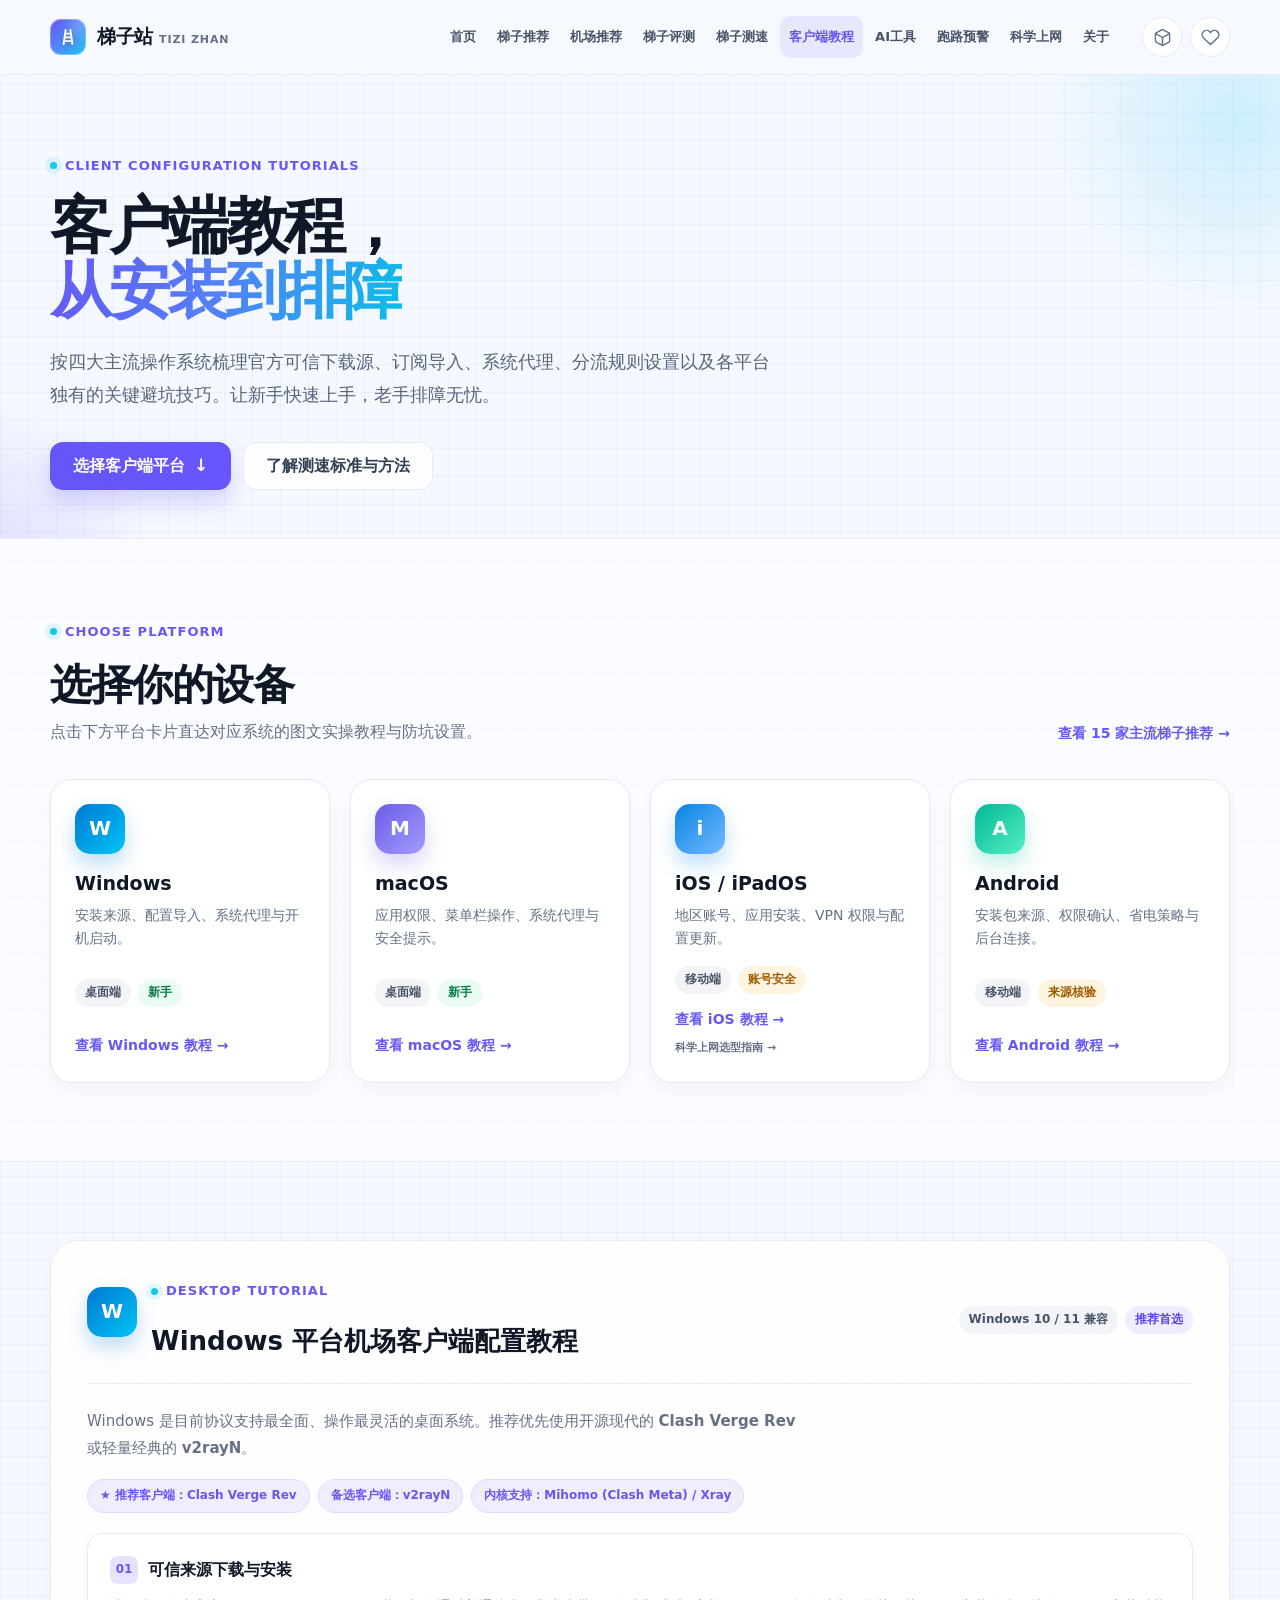
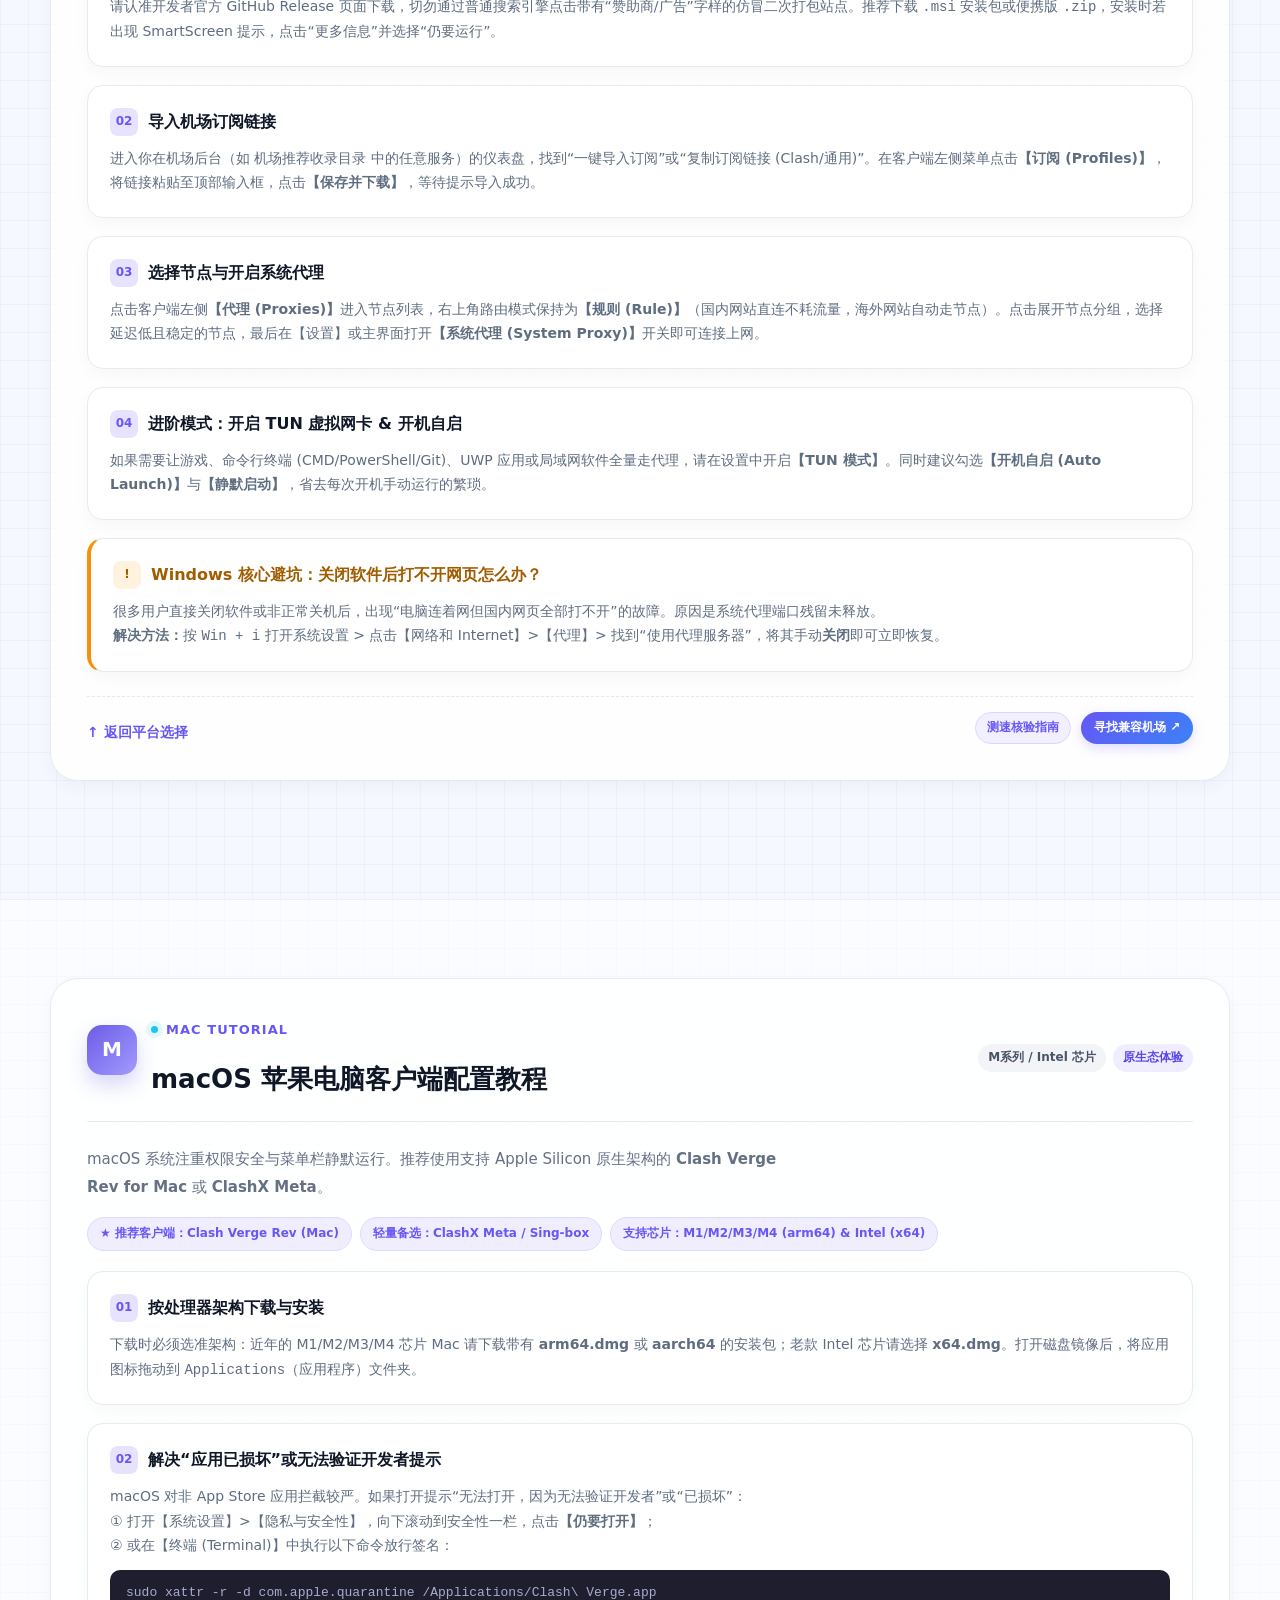
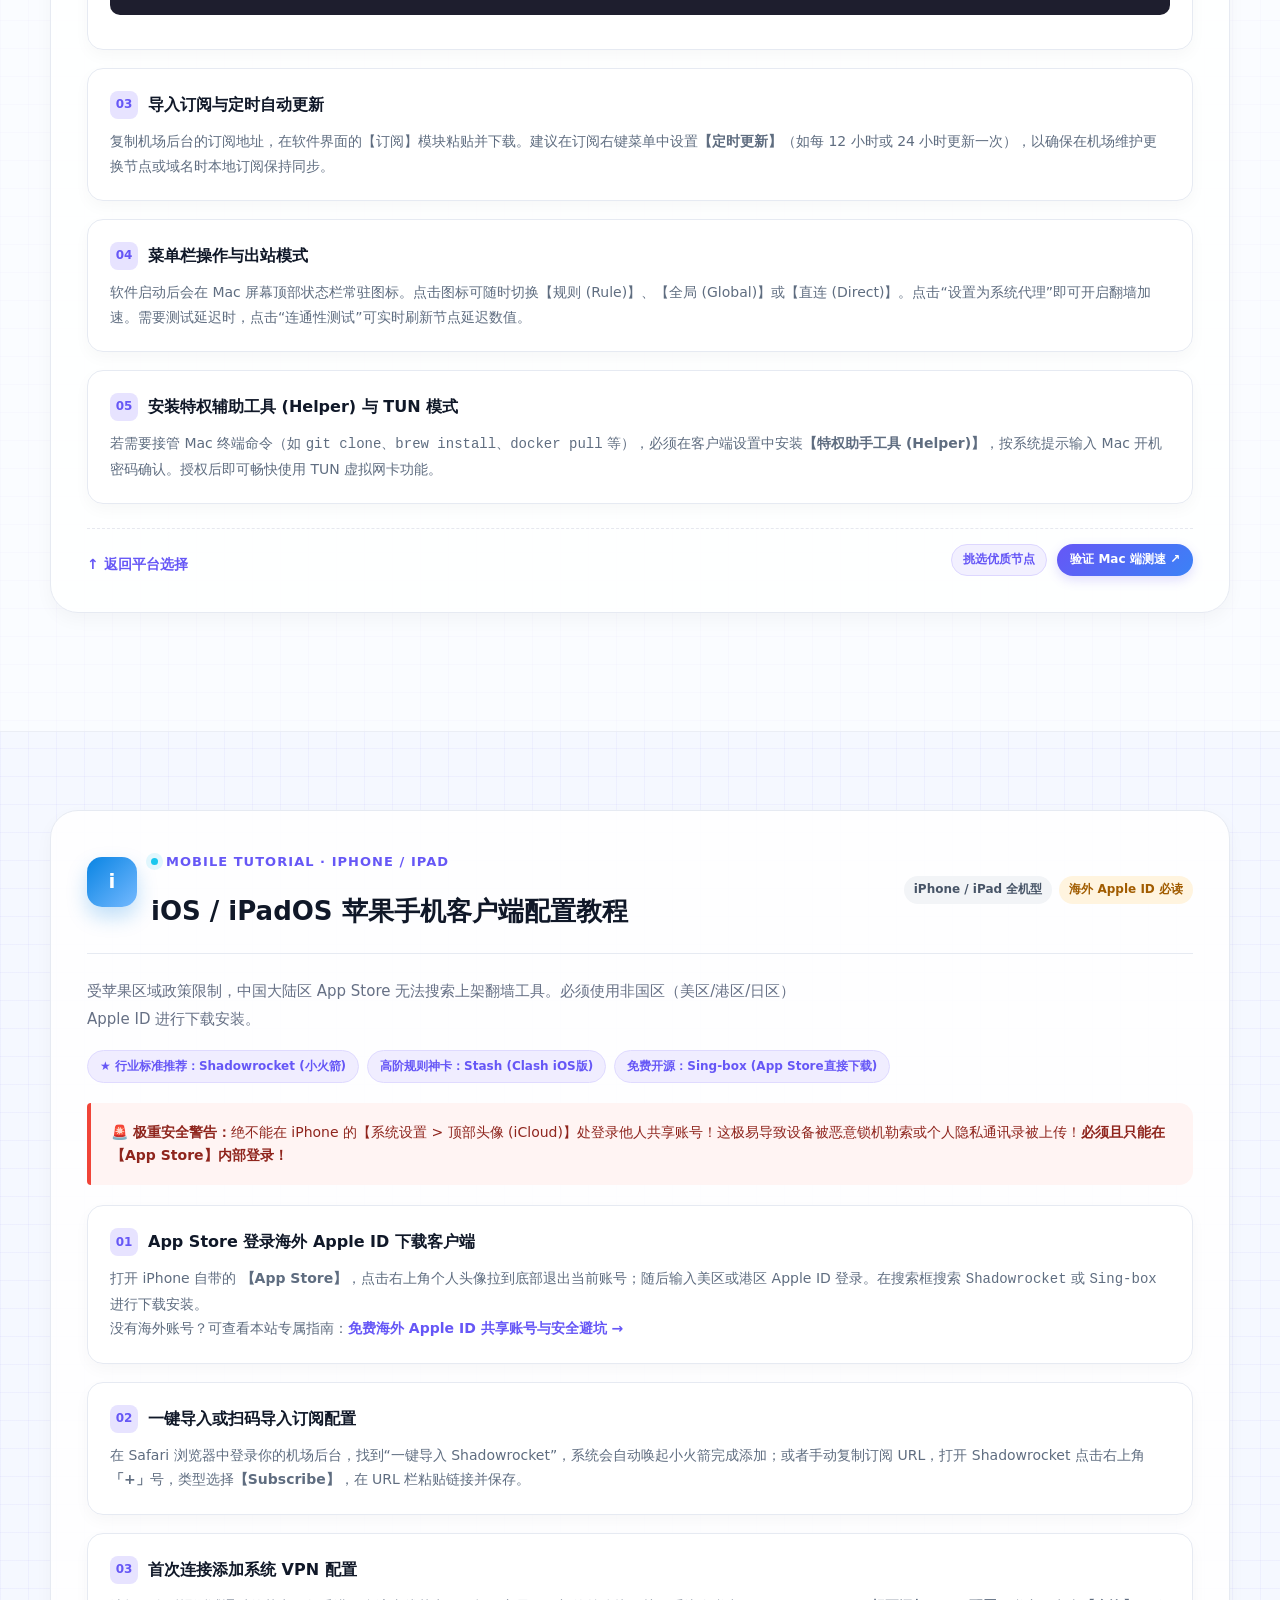
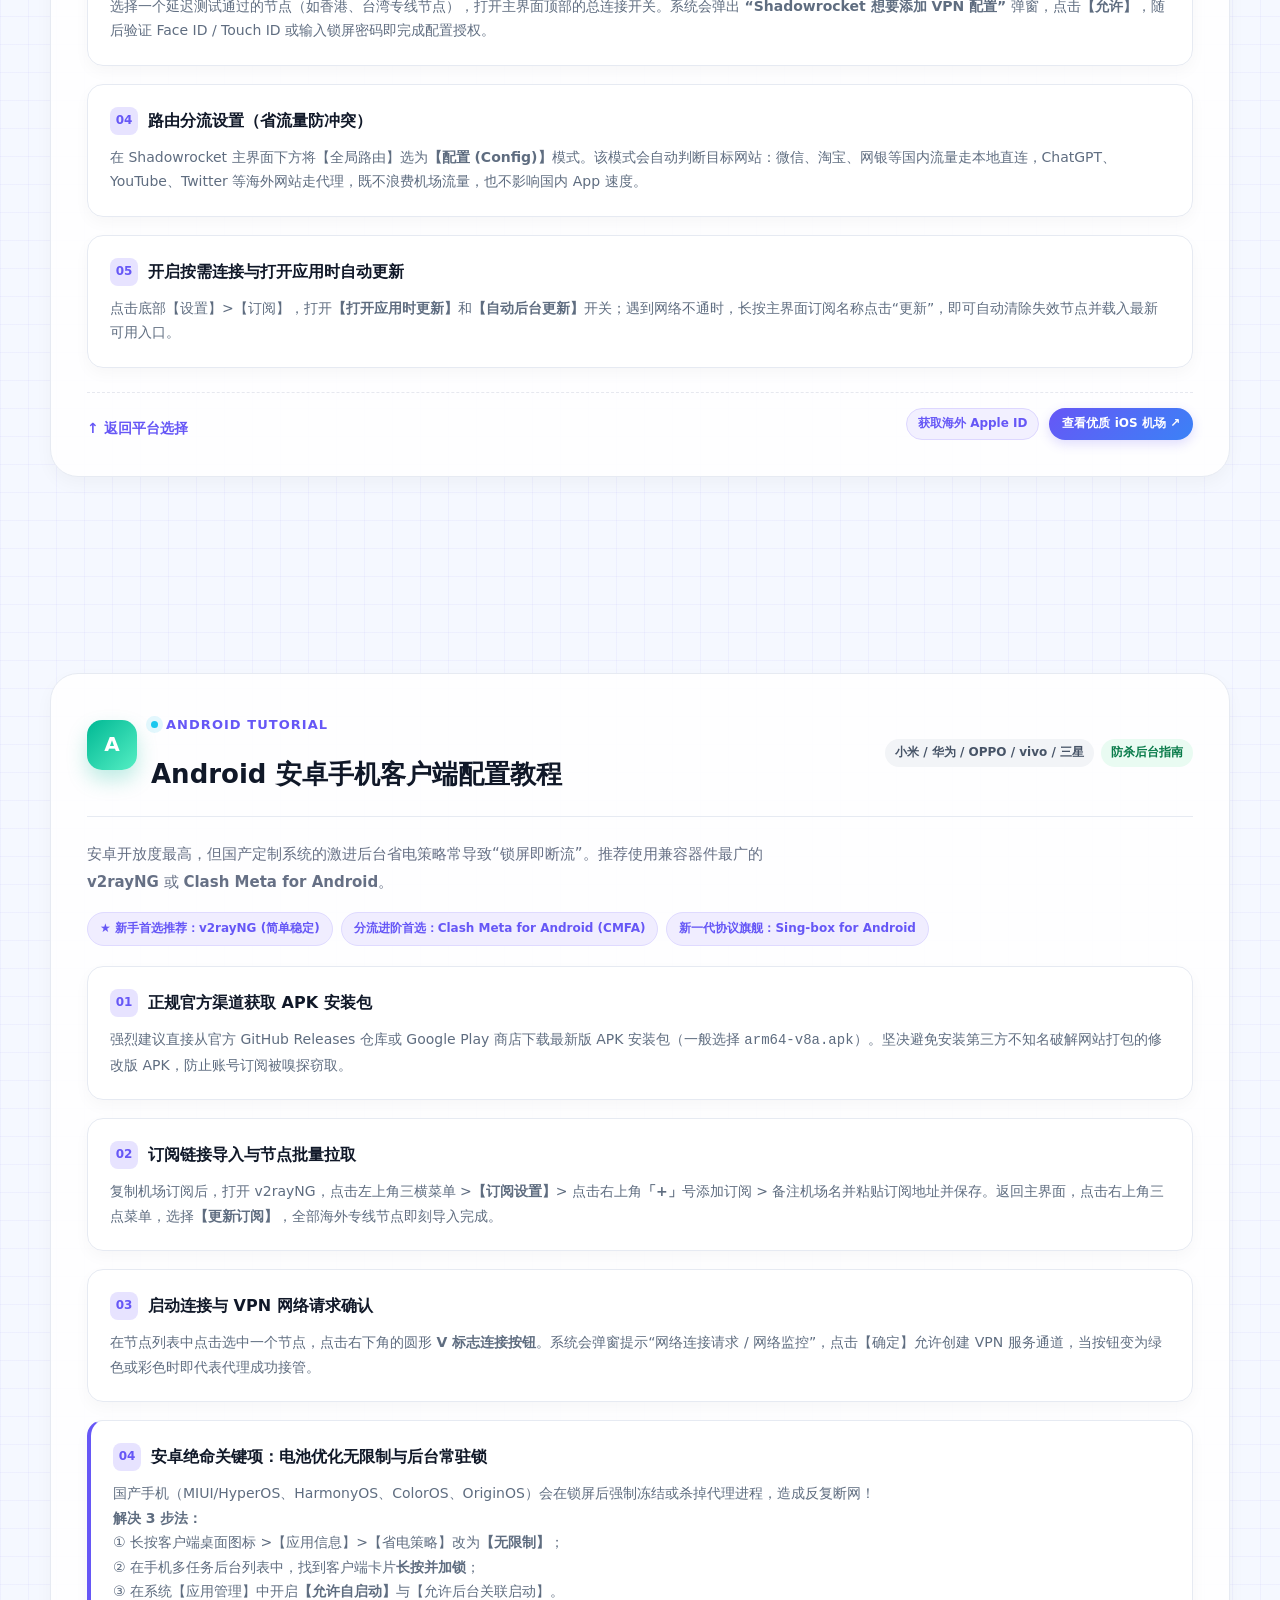
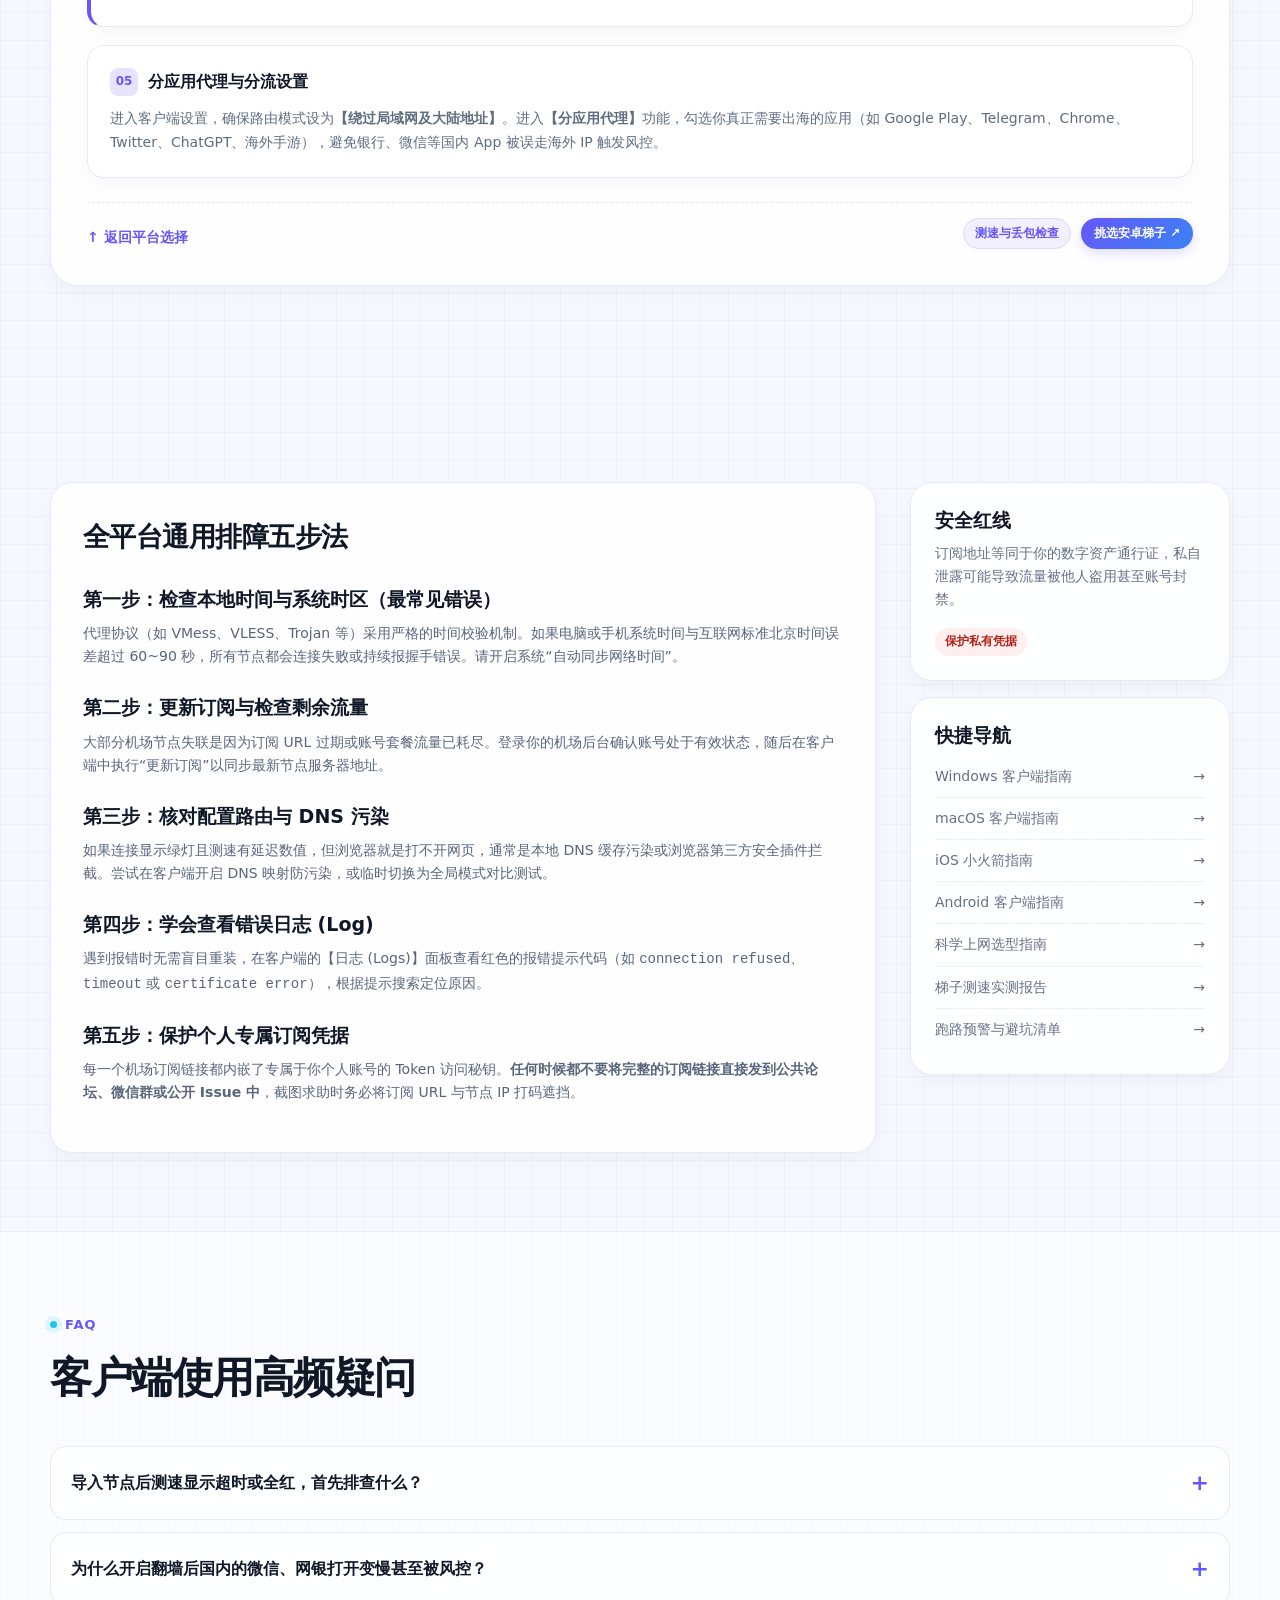
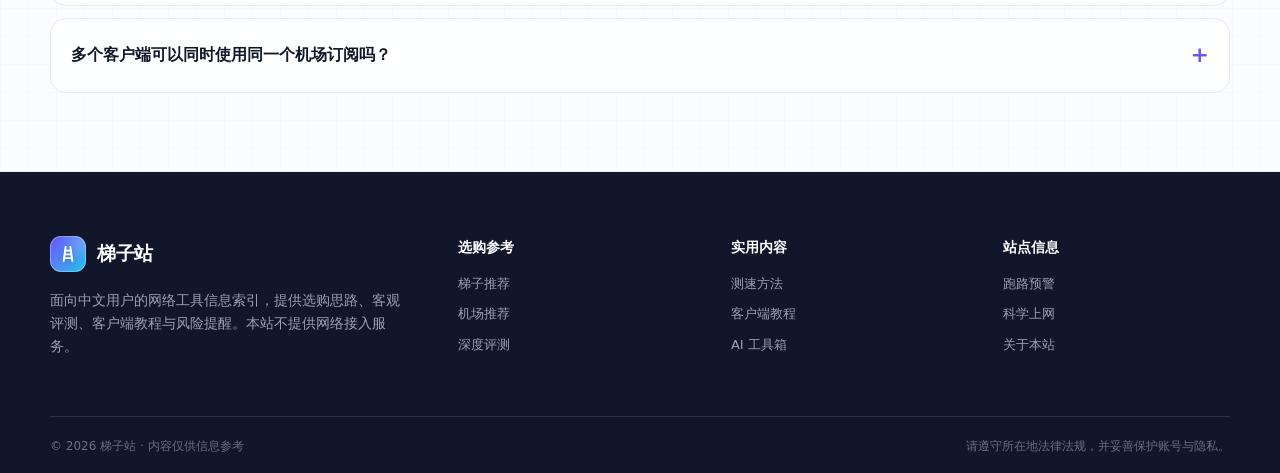
<file: tutorials.html>
<!doctype html>
<html lang="zh-CN">
<head>
  <meta charset="utf-8">
  <meta name="viewport" content="width=device-width,initial-scale=1">
  <title>客户端教程｜Windows、macOS、iOS、Android 机场客户端上手与排障指南 - 梯子站</title>
  <meta name="description" content="主流梯子机场客户端全平台配置教程：Windows (Clash Verge/v2rayN)、macOS (ClashX/TUN)、iOS (小火箭 Shadowrocket/Stash)、Android (v2rayNG/后台防断流)。">
  <meta name="keywords" content="客户端教程, Clash Verge教程, Shadowrocket教程, 小火箭配置, v2rayN使用教程, Android翻墙客户端, TUN模式配置">
  <link rel="canonical" href="https://tizizhan.online/tutorials.html">

  <meta name="geo.region" content="HK">
  <meta name="geo.placename" content="Hong Kong">
  <meta name="content-language" content="zh-CN">

  <meta property="og:site_name" content="梯子站">
  <meta property="og:type" content="article">
  <meta property="og:title" content="客户端教程｜Windows、macOS、iOS、Android 机场客户端上手与排障指南">
  <meta property="og:description" content="按四大主流系统梳理官方可信下载源、订阅导入、分流规则与防断流避坑实操教程。">
  <meta property="og:url" content="https://tizizhan.online/tutorials.html">
  <meta name="twitter:card" content="summary_large_image">

  <script type="application/ld+json">
  {
    "@context": "https://schema.org",
    "@type": "BreadcrumbList",
    "itemListElement": [
      {
        "@type": "ListItem",
        "position": 1,
        "name": "首页",
        "item": "https://tizizhan.online/"
      },
      {
        "@type": "ListItem",
        "position": 2,
        "name": "客户端教程",
        "item": "https://tizizhan.online/tutorials.html"
      }
    ]
  }
  </script>

  <link rel="stylesheet" href="assets/styles.css">
</head>
<body data-page="tutorials">
  <div data-site-header></div>
  <main>
    <section class="hero compact">
      <div class="container">
        <div class="eyebrow">CLIENT CONFIGURATION TUTORIALS</div>
        <h1>客户端教程，<br><span class="gradient-text">从安装到排障</span></h1>
        <p class="hero-copy">按四大主流操作系统梳理官方可信下载源、订阅导入、系统代理、分流规则设置以及各平台独有的关键避坑技巧。让新手快速上手，老手排障无忧。</p>
        <div class="hero-actions">
          <a class="button primary" href="#choose-platform">选择客户端平台 <span class="arrow">↓</span></a>
          <a class="button secondary" href="speed-test.html">了解测速标准与方法</a>
        </div>
      </div>
    </section>

    <!-- 选择你的设备（与用户截图完全一致的四大平台卡片） -->
    <section class="section tint" id="choose-platform">
      <div class="container">
        <div class="section-heading">
          <div>
            <div class="eyebrow">Choose platform</div>
            <h2>选择你的设备</h2>
            <p>点击下方平台卡片直达对应系统的图文实操教程与防坑设置。</p>
          </div>
          <a class="text-link" href="ladder.html">查看 15 家主流梯子推荐 →</a>
        </div>

        <div class="grid grid-4">
          <!-- Windows 卡片 -->
          <article class="card platform-card">
            <div class="platform-icon win">W</div>
            <h3>Windows</h3>
            <p>安装来源、配置导入、系统代理与开机启动。</p>
            <div class="tag-row" style="margin-top:auto;margin-bottom:14px">
              <span class="tag">桌面端</span>
              <span class="tag green">新手</span>
            </div>
            <a class="text-link" href="#windows">查看 Windows 教程 →</a>
          </article>

          <!-- macOS 卡片 -->
          <article class="card platform-card">
            <div class="platform-icon mac">M</div>
            <h3>macOS</h3>
            <p>应用权限、菜单栏操作、系统代理与安全提示。</p>
            <div class="tag-row" style="margin-top:auto;margin-bottom:14px">
              <span class="tag">桌面端</span>
              <span class="tag green">新手</span>
            </div>
            <a class="text-link" href="#macos">查看 macOS 教程 →</a>
          </article>

          <!-- iOS / iPadOS 卡片 -->
          <article class="card platform-card">
            <div class="platform-icon ios">i</div>
            <h3>iOS / iPadOS</h3>
            <p>地区账号、应用安装、VPN 权限与配置更新。</p>
            <div class="tag-row" style="margin-top:auto;margin-bottom:14px">
              <span class="tag">移动端</span>
              <span class="tag orange">账号安全</span>
            </div>
            <div style="display:flex;flex-direction:column;gap:8px">
              <a class="text-link" href="#ios">查看 iOS 教程 →</a>
              <a class="text-link" href="apple-id.html" style="font-size:11px;color:var(--muted)">科学上网选型指南 →</a>
            </div>
          </article>

          <!-- Android 卡片 -->
          <article class="card platform-card">
            <div class="platform-icon android">A</div>
            <h3>Android</h3>
            <p>安装包来源、权限确认、省电策略与后台连接。</p>
            <div class="tag-row" style="margin-top:auto;margin-bottom:14px">
              <span class="tag">移动端</span>
              <span class="tag orange">来源核验</span>
            </div>
            <a class="text-link" href="#android">查看 Android 教程 →</a>
          </article>
        </div>
      </div>
    </section>

    <!-- ================= Windows 专区 ================= -->
    <section class="section" id="windows">
      <div class="container">
        <div class="tutorial-block card">
          <div class="tutorial-header">
            <div class="tutorial-brand">
              <div class="platform-icon win">W</div>
              <div>
                <span class="eyebrow">DESKTOP TUTORIAL</span>
                <h2>Windows 平台机场客户端配置教程</h2>
              </div>
            </div>
            <div class="tag-row">
              <span class="tag">Windows 10 / 11 兼容</span>
              <span class="tag purple">推荐首选</span>
            </div>
          </div>

          <p class="hero-copy" style="font-size:15px;margin-bottom:16px">Windows 是目前协议支持最全面、操作最灵活的桌面系统。推荐优先使用开源现代的 <strong>Clash Verge Rev</strong> 或轻量经典的 <strong>v2rayN</strong>。</p>

          <div class="client-tag-group">
            <span class="client-badge">★ 推荐客户端：Clash Verge Rev</span>
            <span class="client-badge">备选客户端：v2rayN</span>
            <span class="client-badge">内核支持：Mihomo (Clash Meta) / Xray</span>
          </div>

          <div class="tutorial-steps-grid">
            <div class="step-card">
              <div class="step-card-head">
                <span class="step-number">01</span>
                <h3>可信来源下载与安装</h3>
              </div>
              <p>请认准开发者官方 GitHub Release 页面下载，切勿通过普通搜索引擎点击带有“赞助商/广告”字样的仿冒二次打包站点。推荐下载 <code>.msi</code> 安装包或便携版 <code>.zip</code>，安装时若出现 SmartScreen 提示，点击“更多信息”并选择“仍要运行”。</p>
            </div>

            <div class="step-card">
              <div class="step-card-head">
                <span class="step-number">02</span>
                <h3>导入机场订阅链接</h3>
              </div>
              <p>进入你在机场后台（如 <a href="airports.html">机场推荐收录目录</a> 中的任意服务）的仪表盘，找到“一键导入订阅”或“复制订阅链接 (Clash/通用)”。在客户端左侧菜单点击<strong>【订阅 (Profiles)】</strong>，将链接粘贴至顶部输入框，点击<strong>【保存并下载】</strong>，等待提示导入成功。</p>
            </div>

            <div class="step-card">
              <div class="step-card-head">
                <span class="step-number">03</span>
                <h3>选择节点与开启系统代理</h3>
              </div>
              <p>点击客户端左侧<strong>【代理 (Proxies)】</strong>进入节点列表，右上角路由模式保持为<strong>【规则 (Rule)】</strong>（国内网站直连不耗流量，海外网站自动走节点）。点击展开节点分组，选择延迟低且稳定的节点，最后在【设置】或主界面打开<strong>【系统代理 (System Proxy)】</strong>开关即可连接上网。</p>
            </div>

            <div class="step-card">
              <div class="step-card-head">
                <span class="step-number">04</span>
                <h3>进阶模式：开启 TUN 虚拟网卡 &amp; 开机自启</h3>
              </div>
              <p>如果需要让游戏、命令行终端 (CMD/PowerShell/Git)、UWP 应用或局域网软件全量走代理，请在设置中开启<strong>【TUN 模式】</strong>。同时建议勾选<strong>【开机自启 (Auto Launch)】</strong>与<strong>【静默启动】</strong>，省去每次开机手动运行的繁琐。</p>
            </div>

            <div class="step-card" style="border-left:4px solid var(--orange)">
              <div class="step-card-head">
                <span class="step-number" style="background:#fff2df;color:#a15c00">!</span>
                <h3 style="color:#a15c00">Windows 核心避坑：关闭软件后打不开网页怎么办？</h3>
              </div>
              <p>很多用户直接关闭软件或非正常关机后，出现“电脑连着网但国内网页全部打不开”的故障。原因是系统代理端口残留未释放。<br><strong>解决方法：</strong>按 <code>Win + i</code> 打开系统设置 > 点击【网络和 Internet】>【代理】> 找到“使用代理服务器”，将其手动<strong>关闭</strong>即可立即恢复。</p>
            </div>
          </div>

          <div class="card-actions" style="margin-top:24px">
            <a class="text-link" href="#choose-platform">↑ 返回平台选择</a>
            <div style="display:flex;gap:10px">
              <a class="btn-affiliate-ghost" href="speed-test.html">测速核验指南</a>
              <a class="btn-affiliate" href="airports.html">寻找兼容机场 ↗</a>
            </div>
          </div>
        </div>
      </div>
    </section>

    <!-- ================= macOS 专区 ================= -->
    <section class="section tint" id="macos">
      <div class="container">
        <div class="tutorial-block card">
          <div class="tutorial-header">
            <div class="tutorial-brand">
              <div class="platform-icon mac">M</div>
              <div>
                <span class="eyebrow">MAC TUTORIAL</span>
                <h2>macOS 苹果电脑客户端配置教程</h2>
              </div>
            </div>
            <div class="tag-row">
              <span class="tag">M系列 / Intel 芯片</span>
              <span class="tag purple">原生态体验</span>
            </div>
          </div>

          <p class="hero-copy" style="font-size:15px;margin-bottom:16px">macOS 系统注重权限安全与菜单栏静默运行。推荐使用支持 Apple Silicon 原生架构的 <strong>Clash Verge Rev for Mac</strong> 或 <strong>ClashX Meta</strong>。</p>

          <div class="client-tag-group">
            <span class="client-badge">★ 推荐客户端：Clash Verge Rev (Mac)</span>
            <span class="client-badge">轻量备选：ClashX Meta / Sing-box</span>
            <span class="client-badge">支持芯片：M1/M2/M3/M4 (arm64) &amp; Intel (x64)</span>
          </div>

          <div class="tutorial-steps-grid">
            <div class="step-card">
              <div class="step-card-head">
                <span class="step-number">01</span>
                <h3>按处理器架构下载与安装</h3>
              </div>
              <p>下载时必须选准架构：近年的 M1/M2/M3/M4 芯片 Mac 请下载带有 <strong>arm64.dmg</strong> 或 <strong>aarch64</strong> 的安装包；老款 Intel 芯片请选择 <strong>x64.dmg</strong>。打开磁盘镜像后，将应用图标拖动到 <code>Applications</code>（应用程序）文件夹。</p>
            </div>

            <div class="step-card">
              <div class="step-card-head">
                <span class="step-number">02</span>
                <h3>解决“应用已损坏”或无法验证开发者提示</h3>
              </div>
              <p>macOS 对非 App Store 应用拦截较严。如果打开提示“无法打开，因为无法验证开发者”或“已损坏”：<br>
              ① 打开【系统设置】>【隐私与安全性】，向下滚动到安全性一栏，点击<strong>【仍要打开】</strong>；<br>
              ② 或在【终端 (Terminal)】中执行以下命令放行签名：</p>
              <div class="code-box">sudo xattr -r -d com.apple.quarantine /Applications/Clash\ Verge.app</div>
            </div>

            <div class="step-card">
              <div class="step-card-head">
                <span class="step-number">03</span>
                <h3>导入订阅与定时自动更新</h3>
              </div>
              <p>复制机场后台的订阅地址，在软件界面的【订阅】模块粘贴并下载。建议在订阅右键菜单中设置<strong>【定时更新】</strong>（如每 12 小时或 24 小时更新一次），以确保在机场维护更换节点或域名时本地订阅保持同步。</p>
            </div>

            <div class="step-card">
              <div class="step-card-head">
                <span class="step-number">04</span>
                <h3>菜单栏操作与出站模式</h3>
              </div>
              <p>软件启动后会在 Mac 屏幕顶部状态栏常驻图标。点击图标可随时切换【规则 (Rule)】、【全局 (Global)】或【直连 (Direct)】。点击“设置为系统代理”即可开启翻墙加速。需要测试延迟时，点击“连通性测试”可实时刷新节点延迟数值。</p>
            </div>

            <div class="step-card">
              <div class="step-card-head">
                <span class="step-number">05</span>
                <h3>安装特权辅助工具 (Helper) 与 TUN 模式</h3>
              </div>
              <p>若需要接管 Mac 终端命令（如 <code>git clone</code>、<code>brew install</code>、<code>docker pull</code> 等），必须在客户端设置中安装<strong>【特权助手工具 (Helper)】</strong>，按系统提示输入 Mac 开机密码确认。授权后即可畅快使用 TUN 虚拟网卡功能。</p>
            </div>
          </div>

          <div class="card-actions" style="margin-top:24px">
            <a class="text-link" href="#choose-platform">↑ 返回平台选择</a>
            <div style="display:flex;gap:10px">
              <a class="btn-affiliate-ghost" href="ladder.html">挑选优质节点</a>
              <a class="btn-affiliate" href="speed-test.html">验证 Mac 端测速 ↗</a>
            </div>
          </div>
        </div>
      </div>
    </section>

    <!-- ================= iOS / iPadOS 专区 ================= -->
    <section class="section" id="ios">
      <div class="container">
        <div class="tutorial-block card">
          <div class="tutorial-header">
            <div class="tutorial-brand">
              <div class="platform-icon ios">i</div>
              <div>
                <span class="eyebrow">MOBILE TUTORIAL · IPHONE / IPAD</span>
                <h2>iOS / iPadOS 苹果手机客户端配置教程</h2>
              </div>
            </div>
            <div class="tag-row">
              <span class="tag">iPhone / iPad 全机型</span>
              <span class="tag orange">海外 Apple ID 必读</span>
            </div>
          </div>

          <p class="hero-copy" style="font-size:15px;margin-bottom:16px">受苹果区域政策限制，中国大陆区 App Store 无法搜索上架翻墙工具。必须使用非国区（美区/港区/日区）Apple ID 进行下载安装。</p>

          <div class="client-tag-group">
            <span class="client-badge">★ 行业标准推荐：Shadowrocket (小火箭)</span>
            <span class="client-badge">高阶规则神卡：Stash (Clash iOS版)</span>
            <span class="client-badge">免费开源：Sing-box (App Store直接下载)</span>
          </div>

          <div class="notice red" style="margin-bottom:20px">
            <strong>🚨 极重安全警告：</strong>绝不能在 iPhone 的【系统设置 > 顶部头像 (iCloud)】处登录他人共享账号！这极易导致设备被恶意锁机勒索或个人隐私通讯录被上传！<strong>必须且只能在【App Store】内部登录！</strong>
          </div>

          <div class="tutorial-steps-grid">
            <div class="step-card">
              <div class="step-card-head">
                <span class="step-number">01</span>
                <h3>App Store 登录海外 Apple ID 下载客户端</h3>
              </div>
              <p>打开 iPhone 自带的 <strong>【App Store】</strong>，点击右上角个人头像拉到底部退出当前账号；随后输入美区或港区 Apple ID 登录。在搜索框搜索 <code>Shadowrocket</code> 或 <code>Sing-box</code> 进行下载安装。<br>
              没有海外账号？可查看本站专属指南：<a class="text-link" href="apple-id.html">免费海外 Apple ID 共享账号与安全避坑 →</a></p>
            </div>

            <div class="step-card">
              <div class="step-card-head">
                <span class="step-number">02</span>
                <h3>一键导入或扫码导入订阅配置</h3>
              </div>
              <p>在 Safari 浏览器中登录你的机场后台，找到“一键导入 Shadowrocket”，系统会自动唤起小火箭完成添加；或者手动复制订阅 URL，打开 Shadowrocket 点击右上角<strong>「+」</strong>号，类型选择<strong>【Subscribe】</strong>，在 URL 栏粘贴链接并保存。</p>
            </div>

            <div class="step-card">
              <div class="step-card-head">
                <span class="step-number">03</span>
                <h3>首次连接添加系统 VPN 配置</h3>
              </div>
              <p>选择一个延迟测试通过的节点（如香港、台湾专线节点），打开主界面顶部的总连接开关。系统会弹出 <strong>“Shadowrocket 想要添加 VPN 配置”</strong> 弹窗，点击<strong>【允许】</strong>，随后验证 Face ID / Touch ID 或输入锁屏密码即完成配置授权。</p>
            </div>

            <div class="step-card">
              <div class="step-card-head">
                <span class="step-number">04</span>
                <h3>路由分流设置（省流量防冲突）</h3>
              </div>
              <p>在 Shadowrocket 主界面下方将【全局路由】选为<strong>【配置 (Config)】</strong>模式。该模式会自动判断目标网站：微信、淘宝、网银等国内流量走本地直连，ChatGPT、YouTube、Twitter 等海外网站走代理，既不浪费机场流量，也不影响国内 App 速度。</p>
            </div>

            <div class="step-card">
              <div class="step-card-head">
                <span class="step-number">05</span>
                <h3>开启按需连接与打开应用时自动更新</h3>
              </div>
              <p>点击底部【设置】>【订阅】，打开<strong>【打开应用时更新】</strong>和<strong>【自动后台更新】</strong>开关；遇到网络不通时，长按主界面订阅名称点击“更新”，即可自动清除失效节点并载入最新可用入口。</p>
            </div>
          </div>

          <div class="card-actions" style="margin-top:24px">
            <a class="text-link" href="#choose-platform">↑ 返回平台选择</a>
            <div style="display:flex;gap:10px">
              <a class="btn-affiliate-ghost" href="apple-id.html">获取海外 Apple ID</a>
              <a class="btn-affiliate" href="airports.html">查看优质 iOS 机场 ↗</a>
            </div>
          </div>
        </div>
      </div>
    </section>

    <!-- ================= Android 专区 ================= -->
    <section class="section" id="android">
      <div class="container">
        <div class="tutorial-block card">
          <div class="tutorial-header">
            <div class="tutorial-brand">
              <div class="platform-icon android">A</div>
              <div>
                <span class="eyebrow">ANDROID TUTORIAL</span>
                <h2>Android 安卓手机客户端配置教程</h2>
              </div>
            </div>
            <div class="tag-row">
              <span class="tag">小米 / 华为 / OPPO / vivo / 三星</span>
              <span class="tag green">防杀后台指南</span>
            </div>
          </div>

          <p class="hero-copy" style="font-size:15px;margin-bottom:16px">安卓开放度最高，但国产定制系统的激进后台省电策略常导致“锁屏即断流”。推荐使用兼容器件最广的 <strong>v2rayNG</strong> 或 <strong>Clash Meta for Android</strong>。</p>

          <div class="client-tag-group">
            <span class="client-badge">★ 新手首选推荐：v2rayNG (简单稳定)</span>
            <span class="client-badge">分流进阶首选：Clash Meta for Android (CMFA)</span>
            <span class="client-badge">新一代协议旗舰：Sing-box for Android</span>
          </div>

          <div class="tutorial-steps-grid">
            <div class="step-card">
              <div class="step-card-head">
                <span class="step-number">01</span>
                <h3>正规官方渠道获取 APK 安装包</h3>
              </div>
              <p>强烈建议直接从官方 GitHub Releases 仓库或 Google Play 商店下载最新版 APK 安装包（一般选择 <code>arm64-v8a.apk</code>）。坚决避免安装第三方不知名破解网站打包的修改版 APK，防止账号订阅被嗅探窃取。</p>
            </div>

            <div class="step-card">
              <div class="step-card-head">
                <span class="step-number">02</span>
                <h3>订阅链接导入与节点批量拉取</h3>
              </div>
              <p>复制机场订阅后，打开 v2rayNG，点击左上角三横菜单 ><strong>【订阅设置】</strong>> 点击右上角<strong>「+」</strong>号添加订阅 > 备注机场名并粘贴订阅地址并保存。返回主界面，点击右上角三点菜单，选择<strong>【更新订阅】</strong>，全部海外专线节点即刻导入完成。</p>
            </div>

            <div class="step-card">
              <div class="step-card-head">
                <span class="step-number">03</span>
                <h3>启动连接与 VPN 网络请求确认</h3>
              </div>
              <p>在节点列表中点击选中一个节点，点击右下角的圆形 <strong>V 标志连接按钮</strong>。系统会弹窗提示“网络连接请求 / 网络监控”，点击【确定】允许创建 VPN 服务通道，当按钮变为绿色或彩色时即代表代理成功接管。</p>
            </div>

            <div class="step-card" style="border-left:4px solid var(--purple)">
              <div class="step-card-head">
                <span class="step-number">04</span>
                <h3>安卓绝命关键项：电池优化无限制与后台常驻锁</h3>
              </div>
              <p>国产手机（MIUI/HyperOS、HarmonyOS、ColorOS、OriginOS）会在锁屏后强制冻结或杀掉代理进程，造成反复断网！<br>
              <strong>解决 3 步法：</strong><br>
              ① 长按客户端桌面图标 >【应用信息】>【省电策略】改为<strong>【无限制】</strong>；<br>
              ② 在手机多任务后台列表中，找到客户端卡片<strong>长按并加锁</strong>；<br>
              ③ 在系统【应用管理】中开启<strong>【允许自启动】</strong>与【允许后台关联启动】。</p>
            </div>

            <div class="step-card">
              <div class="step-card-head">
                <span class="step-number">05</span>
                <h3>分应用代理与分流设置</h3>
              </div>
              <p>进入客户端设置，确保路由模式设为<strong>【绕过局域网及大陆地址】</strong>。进入<strong>【分应用代理】</strong>功能，勾选你真正需要出海的应用（如 Google Play、Telegram、Chrome、Twitter、ChatGPT、海外手游），避免银行、微信等国内 App 被误走海外 IP 触发风控。</p>
            </div>
          </div>

          <div class="card-actions" style="margin-top:24px">
            <a class="text-link" href="#choose-platform">↑ 返回平台选择</a>
            <div style="display:flex;gap:10px">
              <a class="btn-affiliate-ghost" href="speed-test.html">测速与丢包检查</a>
              <a class="btn-affiliate" href="ladder.html">挑选安卓梯子 ↗</a>
            </div>
          </div>
        </div>
      </div>
    </section>

    <!-- 通用排障与安全底线 -->
    <section class="section" id="common">
      <div class="container content-shell">
        <article class="card prose">
          <h2>全平台通用排障五步法</h2>
          <h3>第一步：检查本地时间与系统时区（最常见错误）</h3>
          <p>代理协议（如 VMess、VLESS、Trojan 等）采用严格的时间校验机制。如果电脑或手机系统时间与互联网标准北京时间误差超过 60~90 秒，所有节点都会连接失败或持续报握手错误。请开启系统“自动同步网络时间”。</p>

          <h3>第二步：更新订阅与检查剩余流量</h3>
          <p>大部分机场节点失联是因为订阅 URL 过期或账号套餐流量已耗尽。登录你的机场后台确认账号处于有效状态，随后在客户端中执行“更新订阅”以同步最新节点服务器地址。</p>

          <h3>第三步：核对配置路由与 DNS 污染</h3>
          <p>如果连接显示绿灯且测速有延迟数值，但浏览器就是打不开网页，通常是本地 DNS 缓存污染或浏览器第三方安全插件拦截。尝试在客户端开启 DNS 映射防污染，或临时切换为全局模式对比测试。</p>

          <h3>第四步：学会查看错误日志 (Log)</h3>
          <p>遇到报错时无需盲目重装，在客户端的【日志 (Logs)】面板查看红色的报错提示代码（如 <code>connection refused</code>、<code>timeout</code> 或 <code>certificate error</code>），根据提示搜索定位原因。</p>

          <h3>第五步：保护个人专属订阅凭据</h3>
          <p>每一个机场订阅链接都内嵌了专属于你个人账号的 Token 访问秘钥。<strong>任何时候都不要将完整的订阅链接直接发到公共论坛、微信群或公开 Issue 中</strong>，截图求助时务必将订阅 URL 与节点 IP 打码遮挡。</p>
        </article>

        <aside class="sidebar">
          <div class="card">
            <h3>安全红线</h3>
            <p>订阅地址等同于你的数字资产通行证，私自泄露可能导致流量被他人盗用甚至账号封禁。</p>
            <span class="tag red">保护私有凭据</span>
          </div>
          <div class="card">
            <h3>快捷导航</h3>
            <div class="sidebar-nav">
              <a href="#windows">Windows 客户端指南 <span>→</span></a>
              <a href="#macos">macOS 客户端指南 <span>→</span></a>
              <a href="#ios">iOS 小火箭指南 <span>→</span></a>
              <a href="#android">Android 客户端指南 <span>→</span></a>
              <a href="apple-id.html">科学上网选型指南 <span>→</span></a>
              <a href="speed-test.html">梯子测速实测报告 <span>→</span></a>
              <a href="alerts.html">跑路预警与避坑清单 <span>→</span></a>
            </div>
          </div>
        </aside>
      </div>
    </section>

    <!-- 常见答疑 FAQ -->
    <section class="section tint" id="faq">
      <div class="container">
        <div class="section-heading">
          <div>
            <div class="eyebrow">FAQ</div>
            <h2>客户端使用高频疑问</h2>
          </div>
        </div>
        <div class="faq-list">
          <div class="faq-item">
            <button class="faq-question"><span>导入节点后测速显示超时或全红，首先排查什么？</span><span>+</span></button>
            <div class="faq-answer">先确认本地 WiFi 或移动网络正常连接；接着检查系统时间是否精准到秒（误差超 90 秒必断连）；然后回到机场后台确认套餐未过期且流量有剩余；最后在客户端右键更新订阅，切换 2~3 个不同国家节点测试。</div>
          </div>
          <div class="faq-item">
            <button class="faq-question"><span>为什么开启翻墙后国内的微信、网银打开变慢甚至被风控？</span><span>+</span></button>
            <div class="faq-answer">因为你开启了【全局 (Global)】模式，导致所有国内流量全跑去了境外机房绕了一大圈。请将客户端的路由模式调整为【规则 (Rule)】或【配置 (Config)】，这样国内 App 走原生网络直连，海外网站才走专线加速。</div>
          </div>
          <div class="faq-item">
            <button class="faq-question"><span>多个客户端可以同时使用同一个机场订阅吗？</span><span>+</span></button>
            <div class="faq-answer">可以导入到你的手机、电脑和 iPad 上。但请注意核实所购机场套餐的“同时在线设备数限制”（大部分服务商限制 2~5 台设备同时在线连接，少数如极连云/神行加速标注不限制设备数）。</div>
          </div>
        </div>
      </div>
    </section>
  </main>
  <div data-site-footer></div>
  <script src="assets/site.js"></script>
</body>
</html>
</file>
<file: assets/styles.css>
:root {
  --bg: #f5f8ff;
  --surface: #ffffff;
  --surface-soft: rgba(255, 255, 255, 0.78);
  --ink: #101828;
  --muted: #667085;
  --line: #e6eaf2;
  --purple: #6657f6;
  --purple-dark: #5040e8;
  --cyan: #19c7ee;
  --blue: #3b82f6;
  --green: #12b76a;
  --orange: #f79009;
  --red: #f04438;
  --shadow: 0 18px 45px rgba(16, 24, 40, 0.08), 0 3px 10px rgba(16, 24, 40, 0.04);
  --shadow-hover: 0 24px 54px rgba(80, 64, 232, 0.14), 0 5px 14px rgba(16, 24, 40, 0.06);
  --radius-xl: 28px;
  --radius-lg: 22px;
  --radius-md: 16px;
  --container: 1180px;
}

* { box-sizing: border-box; }

html { scroll-behavior: smooth; }

body {
  margin: 0;
  color: var(--ink);
  font-family: Inter, ui-sans-serif, system-ui, -apple-system, BlinkMacSystemFont, "Segoe UI", "PingFang SC", "Hiragino Sans GB", "Microsoft YaHei", sans-serif;
  background:
    linear-gradient(rgba(80, 64, 232, 0.045) 1px, transparent 1px),
    linear-gradient(90deg, rgba(80, 64, 232, 0.045) 1px, transparent 1px),
    var(--bg);
  background-size: 28px 28px;
  line-height: 1.65;
  -webkit-font-smoothing: antialiased;
}

a { color: inherit; text-decoration: none; }
button, input { font: inherit; }
img, svg { display: block; }

.container {
  width: min(calc(100% - 40px), var(--container));
  margin-inline: auto;
}

.site-header {
  position: sticky;
  top: 0;
  z-index: 50;
  border-bottom: 1px solid rgba(230, 234, 242, 0.82);
  background: rgba(247, 249, 255, 0.82);
  backdrop-filter: blur(18px);
}

.nav-wrap {
  min-height: 74px;
  display: flex;
  align-items: center;
  gap: 24px;
}

.brand {
  display: inline-flex;
  align-items: center;
  gap: 11px;
  flex: 0 0 auto;
  font-size: 19px;
  font-weight: 800;
  letter-spacing: -0.02em;
}

.brand-mark, .icon-tile {
  position: relative;
  overflow: hidden;
  background: linear-gradient(135deg, var(--purple) 4%, #4f8ff7 54%, var(--cyan) 100%);
  box-shadow: inset 0 0 0 1px rgba(255, 255, 255, 0.3);
}

.brand-mark {
  width: 36px;
  height: 36px;
  border-radius: 11px;
  display: grid;
  place-items: center;
  color: #ffffff;
  flex-shrink: 0;
}

.brand-mark svg {
  width: 20px;
  height: 20px;
  position: relative;
  z-index: 2;
  filter: drop-shadow(0 2px 4px rgba(16, 24, 40, 0.28));
}

.brand-mark::after, .icon-tile::after {
  content: "";
  position: absolute;
  width: 55%;
  height: 55%;
  top: -8%;
  right: -8%;
  border-radius: 999px;
  background: rgba(255,255,255,.22);
  filter: blur(7px);
}

.brand small {
  color: var(--muted);
  font-size: 11px;
  font-weight: 700;
  letter-spacing: .08em;
  text-transform: uppercase;
}

.nav-links {
  margin-left: auto;
  display: flex;
  align-items: center;
  gap: 3px;
}

.nav-link {
  position: relative;
  padding: 10px 9px;
  color: #475467;
  border-radius: 10px;
  font-size: 13px;
  font-weight: 650;
  white-space: nowrap;
  transition: .2s ease;
}

.nav-link:hover { color: var(--purple); background: rgba(102, 87, 246, .07); }
.nav-link.active { color: var(--purple); background: rgba(102, 87, 246, .1); }

.nav-actions { display: flex; gap: 8px; flex: 0 0 auto; }

.icon-button, .menu-button {
  width: 40px;
  height: 40px;
  display: grid;
  place-items: center;
  border: 1px solid var(--line);
  border-radius: 50%;
  color: #667085;
  background: rgba(255,255,255,.86);
  cursor: pointer;
  transition: .2s ease;
}

.icon-button:hover, .menu-button:hover { color: var(--purple); transform: translateY(-1px); box-shadow: 0 8px 18px rgba(16,24,40,.08); }
.icon-button svg, .menu-button svg { width: 19px; height: 19px; }
.menu-button { display: none; border-radius: 12px; }

.hero { padding: 94px 0 70px; position: relative; overflow: hidden; }
.hero.compact { padding: 76px 0 48px; }

.hero::before, .hero::after {
  content: "";
  position: absolute;
  border-radius: 999px;
  pointer-events: none;
  filter: blur(1px);
}

.hero::before {
  width: 390px; height: 390px;
  right: -150px; top: -150px;
  background: radial-gradient(circle, rgba(25,199,238,.18), transparent 68%);
}

.hero::after {
  width: 420px; height: 420px;
  left: -250px; bottom: -270px;
  background: radial-gradient(circle, rgba(102,87,246,.2), transparent 68%);
}

.hero-grid {
  position: relative;
  z-index: 1;
  display: grid;
  grid-template-columns: 1.16fr .84fr;
  gap: 70px;
  align-items: center;
}

.eyebrow {
  display: inline-flex;
  align-items: center;
  gap: 8px;
  margin-bottom: 18px;
  color: var(--purple);
  font-size: 13px;
  font-weight: 800;
  letter-spacing: .08em;
  text-transform: uppercase;
}

.eyebrow::before { content: ""; width: 7px; height: 7px; border-radius: 50%; background: var(--cyan); box-shadow: 0 0 0 5px rgba(25,199,238,.12); }

h1, h2, h3, p { margin-top: 0; }
h1 { margin-bottom: 22px; font-size: clamp(42px, 6.2vw, 76px); line-height: 1.04; letter-spacing: -.055em; }
.hero.compact h1 { font-size: clamp(38px, 5vw, 62px); }
.gradient-text { color: transparent; background: linear-gradient(110deg, var(--purple) 0%, #5380f7 48%, #08bfe9 100%); background-clip: text; -webkit-background-clip: text; }
.hero-copy { max-width: 720px; margin-bottom: 30px; color: #59657a; font-size: 18px; line-height: 1.85; }
.hero-actions { display: flex; flex-wrap: wrap; gap: 12px; }

.button {
  min-height: 48px;
  padding: 0 22px;
  display: inline-flex;
  align-items: center;
  justify-content: center;
  gap: 9px;
  border: 1px solid transparent;
  border-radius: 13px;
  font-weight: 750;
  transition: .2s ease;
}

.button.primary { color: white; background: linear-gradient(100deg, var(--purple), #6755ff); box-shadow: 0 12px 22px rgba(102,87,246,.24); }
.button.primary:hover { transform: translateY(-2px); box-shadow: 0 16px 30px rgba(102,87,246,.3); }
.button.secondary { background: rgba(255,255,255,.86); border-color: var(--line); color: #344054; }
.button.secondary:hover { border-color: #c9c1ff; color: var(--purple); transform: translateY(-2px); }
.button.small { min-height: 40px; padding-inline: 16px; font-size: 14px; }
.arrow { font-size: 17px; line-height: 1; transition: transform .2s; }
a:hover .arrow { transform: translateX(3px); }

.feature-card {
  padding: 24px;
  border: 1px solid rgba(230,234,242,.95);
  border-radius: var(--radius-xl);
  background: rgba(255,255,255,.92);
  box-shadow: var(--shadow);
}

.hero-showcase { position: relative; max-width: 430px; margin-left: auto; }
.showcase-main { padding: 27px; transform: rotate(-1.5deg); }
.showcase-main .icon-tile { width: 56px; height: 56px; border-radius: 16px; margin-bottom: 24px; }
.showcase-main h3 { margin-bottom: 8px; font-size: 24px; }
.showcase-main p { color: var(--muted); }
.showcase-main .button { width: 100%; margin-top: 10px; }
.floating-badge {
  position: absolute;
  padding: 11px 15px;
  border: 1px solid rgba(230,234,242,.9);
  border-radius: 14px;
  background: rgba(255,255,255,.94);
  box-shadow: 0 16px 32px rgba(16,24,40,.12);
  font-size: 13px;
  font-weight: 750;
}
.floating-badge.one { top: 16px; right: -30px; }
.floating-badge.two { bottom: 30px; left: -40px; }
.status-dot { display: inline-block; width: 8px; height: 8px; margin-right: 7px; border-radius: 50%; background: var(--green); box-shadow: 0 0 0 4px rgba(18,183,106,.12); }

.trust-row { margin-top: 34px; display: flex; flex-wrap: wrap; gap: 18px 28px; color: #667085; font-size: 13px; font-weight: 650; }
.trust-row span::before { content: "✓"; margin-right: 7px; color: var(--green); font-weight: 900; }

main section { scroll-margin-top: 90px; }
.section { padding: 78px 0; }
.section.tint { background: rgba(255,255,255,.57); border-block: 1px solid rgba(230,234,242,.75); }
.section-heading { margin-bottom: 34px; display: flex; align-items: end; justify-content: space-between; gap: 24px; }
.section-heading h2 { margin-bottom: 9px; font-size: clamp(28px, 3.3vw, 42px); line-height: 1.18; letter-spacing: -.035em; }
.section-heading p { max-width: 660px; margin-bottom: 0; color: var(--muted); }
.text-link { color: var(--purple); font-size: 14px; font-weight: 800; white-space: nowrap; }

.grid { display: grid; gap: 20px; }
.grid-2 { grid-template-columns: repeat(2, minmax(0, 1fr)); }
.grid-3 { grid-template-columns: repeat(3, minmax(0, 1fr)); }
.grid-4 { grid-template-columns: repeat(4, minmax(0, 1fr)); }

.card {
  position: relative;
  padding: 24px;
  border: 1px solid var(--line);
  border-radius: var(--radius-lg);
  background: rgba(255,255,255,.9);
  box-shadow: 0 7px 18px rgba(16,24,40,.035);
  transition: transform .22s ease, box-shadow .22s ease, border-color .22s ease;
}
.card:hover { transform: translateY(-5px); border-color: #d3ccff; box-shadow: var(--shadow-hover); }
.card .icon-tile { width: 45px; height: 45px; margin-bottom: 20px; border-radius: 13px; display: grid; place-items: center; color: white; font-weight: 900; }
.card h3 { margin-bottom: 8px; font-size: 19px; line-height: 1.38; }
.card p { margin-bottom: 16px; color: var(--muted); font-size: 14px; }
.card .text-link { margin-top: auto; display: inline-flex; align-items: center; gap: 5px; }

.tag-row { display: flex; flex-wrap: wrap; gap: 7px; margin: 15px 0; }
.tag, .chip {
  display: inline-flex;
  align-items: center;
  gap: 5px;
  min-height: 28px;
  padding: 3px 10px;
  border-radius: 999px;
  background: #f2f4f7;
  color: #475467;
  font-size: 12px;
  font-weight: 750;
}
.tag.purple { color: #5847e8; background: #efedff; }
.tag.green { color: #087a49; background: #e9fbf2; }
.tag.orange { color: #a15c00; background: #fff4df; }
.tag.red { color: #b42318; background: #fff0ef; }

.ranking-card { display: flex; flex-direction: column; min-height: 310px; }
.rank-head { display: flex; align-items: center; justify-content: space-between; gap: 14px; margin-bottom: 20px; }
.rank-number { font-size: 38px; line-height: 1; color: #d9d5ff; font-weight: 900; letter-spacing: -.06em; }
.rank-price strong { display: block; font-size: 23px; }
.rank-price small { color: var(--muted); }
.metric-list { margin: 0 0 18px; padding: 0; list-style: none; }
.metric-list li { padding: 8px 0; display: flex; justify-content: space-between; gap: 12px; border-bottom: 1px dashed #e8ebf2; color: #667085; font-size: 13px; }
.metric-list strong { color: #344054; font-weight: 750; text-align: right; }

.article-card { padding: 0; overflow: hidden; }
.article-cover { height: 150px; padding: 21px; display: flex; align-items: end; background: linear-gradient(135deg, #e8e5ff, #edf8ff); }
.article-cover.cyan { background: linear-gradient(135deg, #dff9ff, #eef3ff); }
.article-cover.orange { background: linear-gradient(135deg, #fff0dc, #f2ecff); }
.cover-symbol { width: 68px; height: 68px; display: grid; place-items: center; border-radius: 22px; background: rgba(255,255,255,.77); color: var(--purple); font-size: 28px; font-weight: 900; box-shadow: 0 10px 24px rgba(80,64,232,.10); }
.article-body { padding: 22px; }
.article-meta { margin-bottom: 10px; color: #98a2b3; font-size: 12px; font-weight: 700; }

.info-strip {
  padding: 22px 24px;
  display: flex;
  align-items: center;
  justify-content: space-between;
  gap: 24px;
  border: 1px solid #dcd7ff;
  border-radius: var(--radius-lg);
  background: linear-gradient(110deg, rgba(102,87,246,.09), rgba(25,199,238,.07));
}
.info-strip strong { display: block; margin-bottom: 3px; }
.info-strip p { margin: 0; color: var(--muted); font-size: 14px; }

.stats { display: grid; grid-template-columns: repeat(4, 1fr); border: 1px solid var(--line); border-radius: var(--radius-lg); overflow: hidden; background: rgba(255,255,255,.9); }
.stat { padding: 25px; border-right: 1px solid var(--line); }
.stat:last-child { border-right: 0; }
.stat strong { display: block; margin-bottom: 3px; font-size: 28px; line-height: 1.2; letter-spacing: -.03em; }
.stat span { color: var(--muted); font-size: 13px; }

.table-wrap { overflow-x: auto; border: 1px solid var(--line); border-radius: var(--radius-lg); background: rgba(255,255,255,.92); }
.data-table { width: 100%; border-collapse: collapse; min-width: 760px; }
.data-table th, .data-table td { padding: 16px 18px; text-align: left; border-bottom: 1px solid var(--line); font-size: 14px; }
.data-table th { color: #667085; background: #fafbff; font-size: 12px; text-transform: uppercase; letter-spacing: .04em; }
.data-table tr:last-child td { border-bottom: 0; }
.data-table tbody tr:hover { background: #fbfaff; }
.brand-cell { display: flex; align-items: center; gap: 10px; font-weight: 800; }
.mini-logo { width: 33px; height: 33px; display: grid; place-items: center; border-radius: 10px; color: white; background: linear-gradient(135deg, var(--purple), var(--cyan)); font-size: 12px; font-weight: 800; flex-shrink: 0; }
.mini-logo.violet { background: linear-gradient(135deg, #7c64ff, #a68aff); }
.mini-logo.blue { background: linear-gradient(135deg, #3683f5, #27c6ee); }
.mini-logo.coral { background: linear-gradient(135deg, #ff6b6b, #ff9f7a); }
.mini-logo.green { background: linear-gradient(135deg, #12b76a, #35c9a0); }

.card-actions { display: flex; align-items: center; justify-content: space-between; gap: 10px; margin-top: auto; padding-top: 15px; border-top: 1px dashed rgba(200, 205, 220, 0.45); }
.btn-affiliate { display: inline-flex; align-items: center; gap: 4px; font-size: 12px; font-weight: 750; padding: 6px 13px; border-radius: 999px; background: linear-gradient(135deg, var(--purple), var(--blue)); color: #fff !important; text-decoration: none; box-shadow: 0 4px 12px rgba(102, 87, 246, 0.2); transition: all 0.2s ease; white-space: nowrap; }
.btn-affiliate:hover { transform: translateY(-1px); box-shadow: 0 6px 18px rgba(102, 87, 246, 0.32); color: #fff !important; }
.btn-affiliate-ghost { display: inline-flex; align-items: center; gap: 4px; font-size: 12px; font-weight: 750; padding: 5px 11px; border-radius: 999px; background: #f2f0ff; color: var(--purple) !important; border: 1px solid #ddd7ff; text-decoration: none; transition: all 0.2s ease; white-space: nowrap; }
.btn-affiliate-ghost:hover { background: var(--purple); color: #fff !important; border-color: var(--purple); transform: translateY(-1px); }
.table-actions { display: flex; align-items: center; gap: 8px; white-space: nowrap; }
.ladder-card { position: relative; display: flex; flex-direction: column; transition: transform .2s ease, box-shadow .2s ease; }
.ladder-card:hover { transform: translateY(-3px); box-shadow: var(--shadow-hover); }
.ladder-badge { font-size: 11px; font-weight: 800; padding: 4px 8px; border-radius: 6px; background: #eff0ff; color: var(--purple); }

.progress { width: 118px; height: 7px; overflow: hidden; border-radius: 999px; background: #edf0f5; }
.progress span { display: block; height: 100%; border-radius: inherit; background: linear-gradient(90deg, var(--purple), var(--cyan)); }

.filters { margin-bottom: 26px; display: flex; flex-wrap: wrap; gap: 8px; }
.filter-button { padding: 9px 14px; border: 1px solid var(--line); border-radius: 999px; background: rgba(255,255,255,.86); color: #475467; cursor: pointer; font-size: 13px; font-weight: 750; }
.filter-button:hover, .filter-button.active { color: white; border-color: var(--purple); background: var(--purple); }

.timeline { position: relative; margin: 0; padding: 0; list-style: none; }
.timeline::before { content: ""; position: absolute; left: 18px; top: 14px; bottom: 14px; width: 2px; background: #e2dfff; }
.timeline li { position: relative; padding: 0 0 30px 56px; }
.timeline li:last-child { padding-bottom: 0; }
.timeline-dot { position: absolute; left: 8px; top: 2px; width: 22px; height: 22px; border: 5px solid #eeecff; border-radius: 50%; background: var(--purple); }
.timeline time { color: #98a2b3; font-size: 12px; font-weight: 750; }
.timeline h3 { margin: 4px 0 5px; font-size: 18px; }
.timeline p { margin: 0; color: var(--muted); font-size: 14px; }

.steps { counter-reset: step; }
.step { padding-left: 70px; min-height: 56px; position: relative; }
.step::before { counter-increment: step; content: counter(step); position: absolute; left: 0; top: 0; width: 48px; height: 48px; display: grid; place-items: center; border-radius: 15px; color: white; background: linear-gradient(135deg, var(--purple), var(--cyan)); font-weight: 900; }

.faq-list { display: grid; gap: 12px; }
.faq-item { border: 1px solid var(--line); border-radius: 16px; background: rgba(255,255,255,.88); overflow: hidden; }
.faq-question { width: 100%; padding: 18px 20px; display: flex; align-items: center; justify-content: space-between; gap: 20px; border: 0; background: transparent; color: var(--ink); text-align: left; cursor: pointer; font-weight: 750; }
.faq-question span:last-child { color: var(--purple); font-size: 22px; transition: transform .2s; }
.faq-answer { max-height: 0; padding: 0 20px; overflow: hidden; color: var(--muted); font-size: 14px; transition: max-height .25s ease, padding .25s ease; }
.faq-item.open .faq-answer { max-height: 280px; padding: 0 20px 18px; }
.faq-item.open .faq-question span:last-child { transform: rotate(45deg); }

.notice { padding: 18px 20px; border-left: 4px solid var(--orange); border-radius: 4px 14px 14px 4px; background: #fff9ed; color: #7a4b00; font-size: 14px; }
.notice.red { border-color: var(--red); background: #fff4f3; color: #8f251d; }

.empty-card { padding: 48px 24px; text-align: center; }
.empty-icon { width: 70px; height: 70px; margin: 0 auto 18px; display: grid; place-items: center; border-radius: 22px; background: #eeecff; color: var(--purple); font-size: 30px; }

.cta {
  padding: 42px;
  display: grid;
  grid-template-columns: 1fr auto;
  align-items: center;
  gap: 30px;
  border-radius: 28px;
  color: white;
  background: linear-gradient(110deg, #5544ed, #6958ff 48%, #29bfe8);
  box-shadow: 0 26px 50px rgba(80,64,232,.23);
}
.cta h2 { margin-bottom: 8px; font-size: 30px; }
.cta p { margin: 0; color: rgba(255,255,255,.78); }
.cta .button { color: var(--purple); background: white; }

.site-footer { padding: 64px 0 24px; background: #11162a; color: #d0d5dd; }
.footer-grid { display: grid; grid-template-columns: 1.6fr 1fr 1fr 1fr; gap: 46px; }
.footer-brand { margin-bottom: 17px; color: white; }
.footer-copy { max-width: 420px; color: #98a2b3; font-size: 14px; }
.footer-column h3 { margin-bottom: 14px; color: white; font-size: 14px; }
.footer-column a { display: block; margin: 9px 0; color: #98a2b3; font-size: 13px; }
.footer-column a:hover { color: white; }
.footer-bottom { margin-top: 44px; padding-top: 20px; display: flex; justify-content: space-between; gap: 18px; border-top: 1px solid #29304a; color: #667085; font-size: 12px; }

.content-shell { display: grid; grid-template-columns: minmax(0,1fr) 320px; gap: 34px; align-items: start; }
.sidebar { position: sticky; top: 98px; }
.sidebar .card { margin-bottom: 16px; }
.sidebar-nav a { display: flex; padding: 9px 0; justify-content: space-between; border-bottom: 1px solid #eef0f5; color: #667085; font-size: 14px; }
.sidebar-nav a:last-child { border: 0; }
.sidebar-nav a:hover { color: var(--purple); }

.prose { padding: 32px; }
.prose h2 { margin: 36px 0 14px; font-size: 27px; letter-spacing: -.02em; }
.prose h2:first-child { margin-top: 0; }
.prose h3 { margin: 26px 0 10px; }
.prose p, .prose li { color: #59657a; }
.prose ul, .prose ol { padding-left: 22px; }
.prose blockquote { margin: 24px 0; padding: 18px 20px; border-left: 4px solid var(--purple); background: #f7f6ff; color: #475467; }

.apple-id-grid .card { min-height: 220px; }
.region-flag { font-size: 29px; margin-bottom: 14px; }
.copy-field { display: flex; align-items: center; gap: 8px; margin-top: 15px; padding: 10px 12px; border: 1px dashed #ccd1dc; border-radius: 11px; background: #fafbff; color: #667085; font-size: 13px; }
.copy-field code { flex: 1; overflow: hidden; text-overflow: ellipsis; }

.platform-card { display: flex; flex-direction: column; transition: transform .2s ease, box-shadow .2s ease; }
.platform-card:hover { transform: translateY(-3px); box-shadow: var(--shadow-hover); }
.platform-icon { width: 50px; height: 50px; display: grid; place-items: center; border-radius: 15px; color: white; font-size: 20px; font-weight: 900; margin-bottom: 16px; flex-shrink: 0; }
.platform-icon.win { background: linear-gradient(135deg, #0078d4, #00c4f4); box-shadow: 0 10px 20px rgba(0, 120, 212, 0.25); }
.platform-icon.mac { background: linear-gradient(135deg, #6c5ce7, #a29bfe); box-shadow: 0 10px 20px rgba(108, 92, 231, 0.25); }
.platform-icon.ios { background: linear-gradient(135deg, #0984e3, #74b9ff); box-shadow: 0 10px 20px rgba(9, 132, 227, 0.25); }
.platform-icon.android { background: linear-gradient(135deg, #00b894, #55efc4); box-shadow: 0 10px 20px rgba(0, 184, 148, 0.25); }

.tutorial-block { padding: 36px; border-radius: var(--radius-xl); margin-bottom: 40px; scroll-margin-top: 90px; }
.tutorial-header { display: flex; align-items: center; justify-content: space-between; gap: 18px; margin-bottom: 24px; padding-bottom: 20px; border-bottom: 1px solid var(--line); flex-wrap: wrap; }
.tutorial-brand { display: flex; align-items: center; gap: 14px; }
.tutorial-brand h2 { margin: 0; font-size: 26px; }
.client-tag-group { display: flex; flex-wrap: wrap; gap: 8px; margin: 14px 0 20px; }
.client-badge { display: inline-flex; align-items: center; gap: 6px; padding: 6px 12px; border-radius: 999px; background: #f0edff; color: var(--purple); font-size: 12px; font-weight: 750; border: 1px solid #dfdaff; }
.code-box { padding: 12px 16px; border-radius: 10px; background: #1e1e2e; color: #a6accd; font-family: ui-monospace, SFMono-Regular, Menlo, Monaco, Consolas, monospace; font-size: 13px; margin: 12px 0; overflow-x: auto; }
.tutorial-steps-grid { display: grid; gap: 18px; margin-top: 20px; }
.step-card { padding: 22px; border: 1px solid var(--line); border-radius: 16px; background: rgba(255,255,255,.86); box-shadow: 0 6px 16px rgba(16,24,40,.03); }
.step-card-head { display: flex; align-items: center; gap: 10px; margin-bottom: 10px; }
.step-number { width: 28px; height: 28px; display: grid; place-items: center; border-radius: 8px; background: #e7e3ff; color: var(--purple); font-size: 12px; font-weight: 850; }
.step-card h3 { margin: 0; font-size: 16px; }
.step-card p { margin: 6px 0 0; color: #5f6d80; font-size: 14px; line-height: 1.75; }

.ai-tool-grid { display: grid; grid-template-columns: repeat(3, minmax(0, 1fr)); gap: 18px; margin-top: 20px; }
.ai-tool-card { padding: 24px; border-radius: 18px; background: rgba(255,255,255,.92); border: 1px solid var(--line); box-shadow: 0 6px 16px rgba(16,24,40,.04); display: flex; flex-direction: column; transition: transform 0.2s ease, box-shadow 0.2s ease; }
.ai-tool-card:hover { transform: translateY(-3px); border-color: #d8d3ff; box-shadow: var(--shadow-hover); }
.ai-badge { display: inline-flex; align-items: center; gap: 4px; padding: 4px 8px; border-radius: 6px; font-size: 11px; font-weight: 750; background: #f0edff; color: var(--purple); }
.ai-badge.green { background: #e9fbf2; color: #087a49; }
.ai-badge.orange { background: #fff4df; color: #a15c00; }
.ai-badge.blue { background: #eef5ff; color: #2062b8; }

@media (max-width: 1080px) {
  .ai-tool-grid { grid-template-columns: repeat(2, minmax(0, 1fr)); }
  .nav-links { position: fixed; inset: 74px 18px auto; padding: 14px; display: none; flex-direction: column; align-items: stretch; border: 1px solid var(--line); border-radius: 18px; background: rgba(255,255,255,.98); box-shadow: var(--shadow); }
  .nav-links.open { display: flex; }
  .nav-link { padding: 11px 13px; }
  .menu-button { display: grid; }
  .grid-4 { grid-template-columns: repeat(2, minmax(0,1fr)); }
  .hero-grid { gap: 38px; }
}

@media (max-width: 820px) {
  .hero { padding: 68px 0 50px; }
  .hero-grid { grid-template-columns: 1fr; }
  .hero-showcase { max-width: 500px; margin: 12px auto 0; width: 88%; }
  .hero-copy { font-size: 16px; }
  .grid-3 { grid-template-columns: repeat(2, minmax(0,1fr)); }
  .stats { grid-template-columns: repeat(2,1fr); }
  .stat:nth-child(2) { border-right: 0; }
  .stat:nth-child(-n+2) { border-bottom: 1px solid var(--line); }
  .footer-grid { grid-template-columns: 1.4fr 1fr 1fr; }
  .footer-column:last-child { grid-column: 2 / -1; }
  .content-shell { grid-template-columns: 1fr; }
  .sidebar { position: static; }
}

@media (max-width: 600px) {
  .container { width: min(calc(100% - 28px), var(--container)); }
  .brand small, .nav-actions .icon-button { display: none; }
  .nav-wrap { min-height: 66px; }
  .nav-links { top: 66px; }
  h1 { font-size: 43px; }
  .hero.compact h1 { font-size: 39px; }
  .grid-2, .grid-3, .grid-4 { grid-template-columns: 1fr; }
  .section { padding: 58px 0; }
  .section-heading { align-items: start; flex-direction: column; gap: 8px; }
  .floating-badge.one { right: -16px; }
  .floating-badge.two { left: -20px; bottom: 18px; }
  .stats { grid-template-columns: 1fr; }
  .stat { border-right: 0; border-bottom: 1px solid var(--line); }
  .stat:last-child { border-bottom: 0; }
  .info-strip, .cta { align-items: start; grid-template-columns: 1fr; flex-direction: column; }
  .cta { padding: 30px 24px; }
  .cta .button { width: 100%; }
  .footer-grid { grid-template-columns: 1fr 1fr; }
  .footer-grid > :first-child { grid-column: 1 / -1; }
  .footer-column:last-child { grid-column: auto; }
  .footer-bottom { flex-direction: column; }
  .prose { padding: 23px 19px; }
}

@media (prefers-reduced-motion: reduce) {
  *, *::before, *::after { scroll-behavior: auto !important; transition: none !important; }
}
</file>
<file: assets/airport-reviews.css>
.section-pad{width:min(calc(100% - 40px),var(--container));margin-inline:auto}
.breadcrumb{display:flex;gap:8px;align-items:center;flex-wrap:wrap;color:#98a2b3;font-size:12px;margin-bottom:30px}.breadcrumb a{color:var(--purple);font-weight:700}
.article-hero{padding-top:72px;padding-bottom:58px;display:grid;grid-template-columns:minmax(0,1.15fr) minmax(330px,.85fr);gap:55px;align-items:end}.airport-identity{display:flex;align-items:center;gap:18px}.airport-icon,.review-logo{display:grid;place-items:center;flex:none;color:#fff;font-weight:900;background:linear-gradient(135deg,var(--purple),var(--blue));box-shadow:0 14px 30px rgba(80,64,232,.2)}.airport-icon{width:64px;height:64px;border-radius:19px;font-size:27px}.icon-violet,.review-logo.violet{background:linear-gradient(135deg,#7c64ff,#a68aff)}.icon-blue,.review-logo.blue{background:linear-gradient(135deg,#3683f5,#27c6ee)}.icon-coral,.review-logo.coral{background:linear-gradient(135deg,#ff6b6b,#ff9f7a)}.icon-green,.review-logo.green{background:linear-gradient(135deg,#12b76a,#35c9a0)}
.airport-identity h1{margin:8px 0 0;font-size:clamp(42px,5.2vw,68px);line-height:1.02;letter-spacing:-.055em}.airport-identity h1 em{display:inline-block;margin-top:10px;color:var(--purple);font-size:.62em;font-style:normal;letter-spacing:-.03em}.article-lead{max-width:720px;margin:28px 0 18px;color:var(--muted);font-size:16px;line-height:1.9}.article-tags{display:flex;gap:8px;flex-wrap:wrap}.soft-tag{display:inline-flex;padding:7px 11px;border-radius:999px;background:#eef5ff;color:#365f9e;font-size:12px;font-weight:750}.hero-actions{display:flex;gap:12px;flex-wrap:wrap;margin-top:27px}.hero-actions .btn{display:inline-flex;align-items:center;justify-content:center;gap:8px;min-height:48px;padding:0 20px;border:1px solid var(--line);border-radius:14px;font-size:14px;font-weight:800;transition:.2s ease}.hero-actions .btn:hover{transform:translateY(-2px);box-shadow:var(--shadow-hover)}.hero-actions .btn-primary{border-color:transparent;color:#fff;background:linear-gradient(135deg,var(--purple),var(--blue))}.hero-actions .btn-ghost{background:rgba(255,255,255,.82)}.affiliate-note{margin:15px 0 0;color:#98a2b3;font-size:11px;line-height:1.7}
.article-metric-card{padding:28px;border:1px solid rgba(208,205,255,.8);border-radius:var(--radius-xl);background:linear-gradient(145deg,rgba(235,232,255,.94),rgba(255,255,255,.88));box-shadow:var(--shadow)}.metric-list{display:flex;gap:9px;flex-wrap:wrap;margin:20px 0}.metric-list span{padding:10px 12px;border:1px solid rgba(255,255,255,.8);border-radius:11px;background:rgba(255,255,255,.72);font-size:12px;font-weight:800;box-shadow:0 8px 20px rgba(16,24,40,.06)}.evidence-copy{color:#5d6b80;font-size:13px;line-height:1.8}.last-check{margin-top:18px;color:#98a2b3;font-size:11px}
.article-body-layout{display:grid;grid-template-columns:minmax(0,1fr) 240px;gap:48px;align-items:start;margin-bottom:80px}.article-main{min-width:0}.article-section{padding:42px 0;border-top:1px solid var(--line);scroll-margin-top:95px}.article-section:first-child{border-top:0}.article-section h2{margin:11px 0 18px;font-size:clamp(27px,3.3vw,38px);line-height:1.2;letter-spacing:-.035em}.article-section>p{color:var(--muted);font-size:15px;line-height:1.95}.article-callout{display:flex;gap:14px;align-items:flex-start;margin-top:20px;padding:18px;border:1px solid #ddd8ff;border-radius:16px;background:#f0eeff;color:#596579;font-size:13px;line-height:1.7}.article-callout strong{color:var(--purple);white-space:nowrap}.article-callout.warning{border-color:#ffd8d5;background:#fff2f1}.article-callout.warning strong{color:var(--red)}.article-callout a,.inline-links a{color:var(--purple);font-weight:800}
.verified-data{display:grid;grid-template-columns:1fr 1fr;gap:13px;margin-top:24px}.verified-data>div{padding:18px;border:1px solid var(--line);border-radius:16px;background:rgba(255,255,255,.78);box-shadow:0 10px 24px rgba(16,24,40,.05)}.verified-data strong{display:block;margin-bottom:9px;color:var(--purple);font-size:12px}.verified-data span{display:block;margin:5px 0;color:#667085;font-size:12px;line-height:1.7}.price-lines{display:grid;gap:8px;padding:0;margin:18px 0;list-style:none}.price-lines li{padding:11px 14px;border:1px solid #e4e0ff;border-radius:12px;background:#f2f0ff;color:#565075;font-size:13px}.article-price-grid{display:grid;grid-template-columns:repeat(3,1fr);gap:12px;margin-top:20px}.article-price-grid>div{padding:18px;border:1px solid var(--line);border-radius:15px;background:rgba(255,255,255,.8)}.article-price-grid strong{display:block;font-size:16px}.article-price-grid span{display:block;margin-top:6px;color:var(--muted);font-size:11px}.inline-links{font-size:12px!important}
.report-panel{padding:23px 24px;border:1px solid #dedaff;border-radius:18px;background:linear-gradient(135deg,#f0eeff,#f8fbff);box-shadow:0 12px 28px rgba(16,24,40,.05)}.report-panel strong{display:block;margin-bottom:8px;color:var(--purple);font-size:13px}.report-panel p{margin:0 0 10px;color:#526176;font-size:14px;line-height:1.9}.report-panel>span{display:block;color:#8995a7;font-size:11px;line-height:1.7}.unlock-grid{display:grid;grid-template-columns:1fr 1fr;gap:13px;margin-top:20px}.unlock-grid>div{padding:20px;border:1px solid var(--line);border-radius:16px;background:rgba(255,255,255,.8)}.unlock-grid strong{display:block;margin-bottom:7px;font-size:14px}.unlock-grid span{display:block;color:var(--muted);font-size:12px;line-height:1.7}
.network-topology{display:flex;align-items:stretch;gap:9px;margin:24px 0 17px;overflow-x:auto;padding:5px 3px 14px}.topology-stage{min-width:118px;flex:1;padding:18px 14px;border:1px solid var(--line);border-radius:16px;background:rgba(255,255,255,.84);box-shadow:0 10px 24px rgba(16,24,40,.05);display:flex;flex-direction:column;justify-content:center}.topology-stage span{margin-bottom:7px;color:var(--purple);font-size:10px;font-weight:850}.topology-stage strong{font-size:12px;line-height:1.5}.topology-arrow{display:grid;place-items:center;color:var(--purple);font-size:21px;flex:none}.topology-note{color:#8b96a6!important;font-size:11px!important}
.article-steps{display:grid;gap:11px;padding:0;margin:20px 0;list-style:none}.article-steps li{display:flex;align-items:center;gap:15px;padding:16px 18px;border:1px solid var(--line);border-radius:15px;background:rgba(255,255,255,.82);font-size:13px}.article-steps li>span{width:32px;height:32px;display:grid;place-items:center;flex:none;border-radius:10px;background:#e7e3ff;color:var(--purple);font-size:11px;font-weight:850}.check-list{display:grid;gap:12px;padding:0;margin:20px 0;list-style:none}.check-list li{display:flex;align-items:flex-start;gap:10px;color:#5f6d80;font-size:13px}.check-list li>span{width:21px;height:21px;display:grid;place-items:center;flex:none;border-radius:50%;background:#dcf6e9;color:#087a49;font-weight:850}
.article-section .faq-list{display:grid;gap:12px}.article-section .faq-item{padding:20px;border:1px solid var(--line);border-radius:16px;background:rgba(255,255,255,.84);box-shadow:0 10px 24px rgba(16,24,40,.04)}.article-section .faq-item h3{margin:0 0 8px;font-size:16px}.article-section .faq-item p{margin:0;color:var(--muted);font-size:13px;line-height:1.8}
.article-aside{position:sticky;top:98px;display:grid;gap:16px}.aside-card{display:grid;gap:10px;padding:20px;border:1px solid var(--line);border-radius:18px;background:rgba(255,255,255,.86);box-shadow:var(--shadow)}.aside-card .eyebrow{margin-bottom:4px}.aside-card a{padding:5px 0;color:#667085;font-size:12px;font-weight:650}.aside-card a:hover{color:var(--purple)}
.article-pagination{display:grid;grid-template-columns:1fr auto 1fr;gap:14px;margin-bottom:66px}.pagination-card,.pagination-home{display:flex;flex-direction:column;gap:4px;padding:18px 20px;border:1px solid var(--line);border-radius:17px;background:rgba(255,255,255,.88);box-shadow:0 10px 24px rgba(16,24,40,.05)}.pagination-card.next{text-align:right}.pagination-card span,.pagination-home span{color:var(--purple);font-size:10px;font-weight:800}.pagination-card strong,.pagination-home strong{font-size:14px}.pagination-home{min-width:190px;text-align:center;background:#eeeaff}.article-related{margin-bottom:95px}.article-related .section-heading{max-width:900px}.page-list{display:grid;gap:12px;max-width:900px}.page-list-item{display:grid;grid-template-columns:48px minmax(0,1fr) auto;gap:15px;align-items:center;padding:18px;border:1px solid var(--line);border-radius:17px;background:rgba(255,255,255,.82);box-shadow:0 10px 24px rgba(16,24,40,.04);transition:.2s ease}.page-list-item:hover{transform:translateY(-2px);border-color:#d5ceff;box-shadow:var(--shadow-hover)}.page-list-item>span:first-child{width:44px;height:44px;display:grid;place-items:center;border-radius:13px;background:#e8e4ff;color:var(--purple);font-weight:900}.page-list-item h3{margin:0 0 4px;font-size:16px}.page-list-item p{margin:0;color:var(--muted);font-size:12px;line-height:1.6}.page-list-item .text-link,.text-link{color:var(--purple);font-size:12px;font-weight:800}
.review-library-hero{padding-bottom:76px}.review-hero-grid{display:grid;grid-template-columns:minmax(0,1.1fr) minmax(350px,.9fr);gap:58px;align-items:center}.review-library-hero h1{margin:15px 0 20px;font-size:clamp(48px,7vw,82px);line-height:1.02;letter-spacing:-.06em}.review-hero-actions{display:flex;gap:12px;flex-wrap:wrap;margin-top:26px}.review-primary-link,.review-secondary-link{display:inline-flex;align-items:center;gap:8px;padding:13px 17px;border-radius:13px;font-size:13px;font-weight:800}.review-primary-link{color:#fff;background:linear-gradient(135deg,var(--purple),var(--blue));box-shadow:0 12px 26px rgba(80,64,232,.2)}.review-secondary-link{border:1px solid var(--line);background:rgba(255,255,255,.8)}.review-hero-panel{display:grid;grid-template-columns:repeat(3,1fr);gap:12px;padding:28px;border:1px solid #dedaff;border-radius:var(--radius-xl);background:linear-gradient(145deg,#ebe8ff,#fff);box-shadow:var(--shadow)}.review-hero-panel>div{padding:17px 12px;border-radius:15px;background:rgba(255,255,255,.72);text-align:center}.review-hero-panel strong{display:block;color:var(--purple);font-size:27px}.review-hero-panel span{display:block;color:var(--muted);font-size:11px}.review-hero-panel p{grid-column:1/-1;margin:4px 0 0;color:var(--muted);font-size:12px;line-height:1.75}.review-directory-heading{align-items:end}.review-grid{display:grid;grid-template-columns:repeat(3,minmax(0,1fr));gap:18px}.review-card{position:relative;display:grid;grid-template-columns:52px minmax(0,1fr) 24px;gap:14px;align-items:start;min-height:178px;padding:22px;border:1px solid var(--line);border-radius:20px;background:rgba(255,255,255,.88);box-shadow:var(--shadow);transition:.2s ease}.review-card:hover{transform:translateY(-4px);border-color:#d5ceff;box-shadow:var(--shadow-hover)}.review-card.unverified{background:linear-gradient(145deg,rgba(255,255,255,.9),rgba(255,248,235,.9))}.review-logo{width:50px;height:50px;border-radius:15px;font-size:21px}.review-meta{display:flex;gap:6px;flex-wrap:wrap;margin-bottom:9px}.review-meta span{padding:4px 7px;border-radius:999px;background:#eff0ff;color:#5b4ce1;font-size:9px;font-weight:850}.review-card.unverified .review-meta span{background:#fff0d7;color:#a15c00}.review-card h3{margin:0 0 7px;font-size:18px}.review-card p{margin:0;color:var(--muted);font-size:12px;line-height:1.7}.review-arrow{align-self:center;color:var(--purple);font-size:20px}
@media (max-width:1080px){.article-hero{grid-template-columns:1fr}.article-metric-card{max-width:760px}.review-grid{grid-template-columns:repeat(2,minmax(0,1fr))}.review-hero-grid{grid-template-columns:1fr}.review-hero-panel{max-width:720px}}
@media (max-width:820px){.article-body-layout{grid-template-columns:1fr}.article-aside{position:static;grid-template-columns:1fr 1fr}.article-pagination{grid-template-columns:1fr 1fr}.pagination-home{grid-column:1/-1;grid-row:2}.verified-data{grid-template-columns:1fr}.article-price-grid{grid-template-columns:1fr}.review-grid{grid-template-columns:1fr}.review-directory-heading{align-items:flex-start}}
@media (max-width:600px){.section-pad{width:min(calc(100% - 28px),var(--container))}.article-hero{padding-top:48px;gap:34px}.airport-identity{align-items:flex-start}.airport-icon{width:54px;height:54px;border-radius:16px;font-size:23px}.airport-identity h1{font-size:39px}.article-body-layout{margin-bottom:58px}.article-section{padding:34px 0}.article-aside{grid-template-columns:1fr}.article-pagination{grid-template-columns:1fr}.pagination-card.next{text-align:left}.pagination-home{grid-column:auto;grid-row:auto}.page-list-item{grid-template-columns:44px minmax(0,1fr)}.page-list-item .text-link{grid-column:2}.unlock-grid{grid-template-columns:1fr}.topology-stage{min-width:110px}.review-library-hero{padding-top:58px}.review-library-hero h1{font-size:48px}.review-hero-panel{grid-template-columns:1fr}.review-hero-panel p{grid-column:auto}.review-card{grid-template-columns:48px minmax(0,1fr);min-height:0}.review-arrow{display:none}}
</file>
